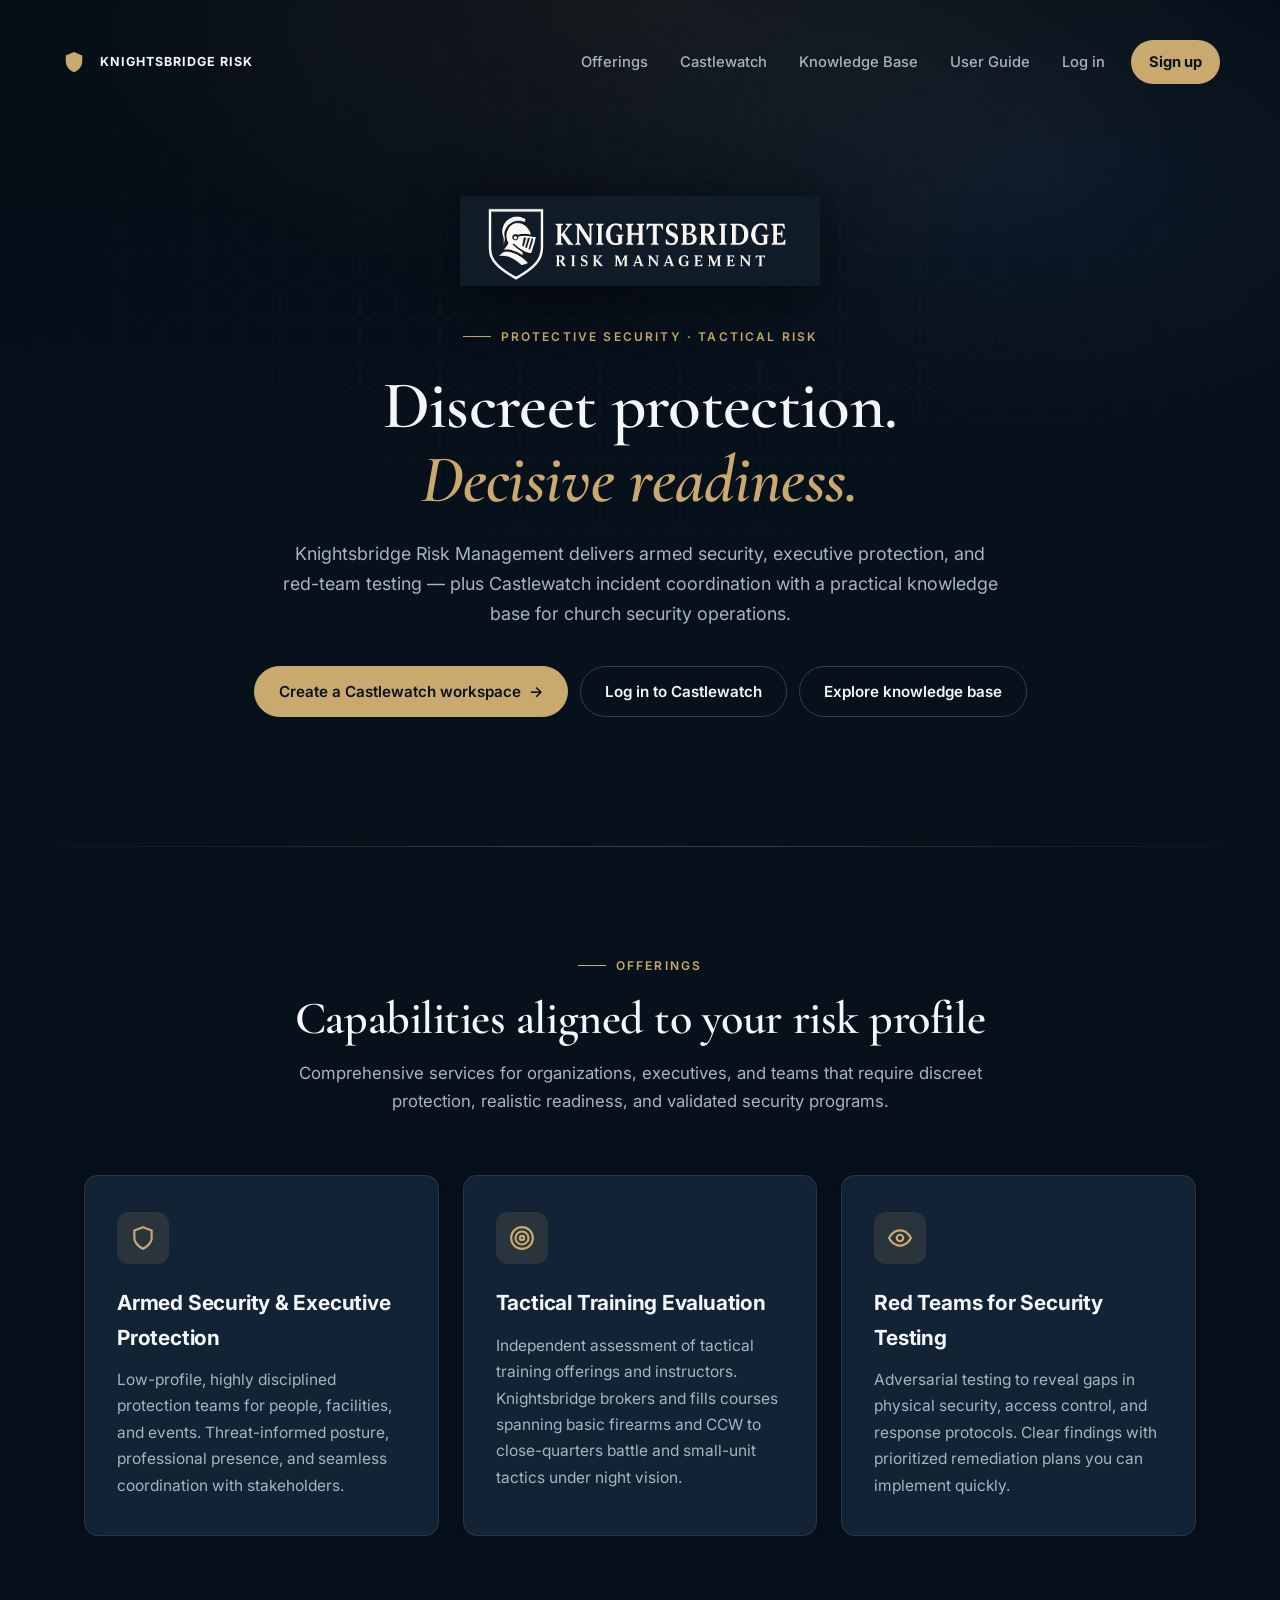
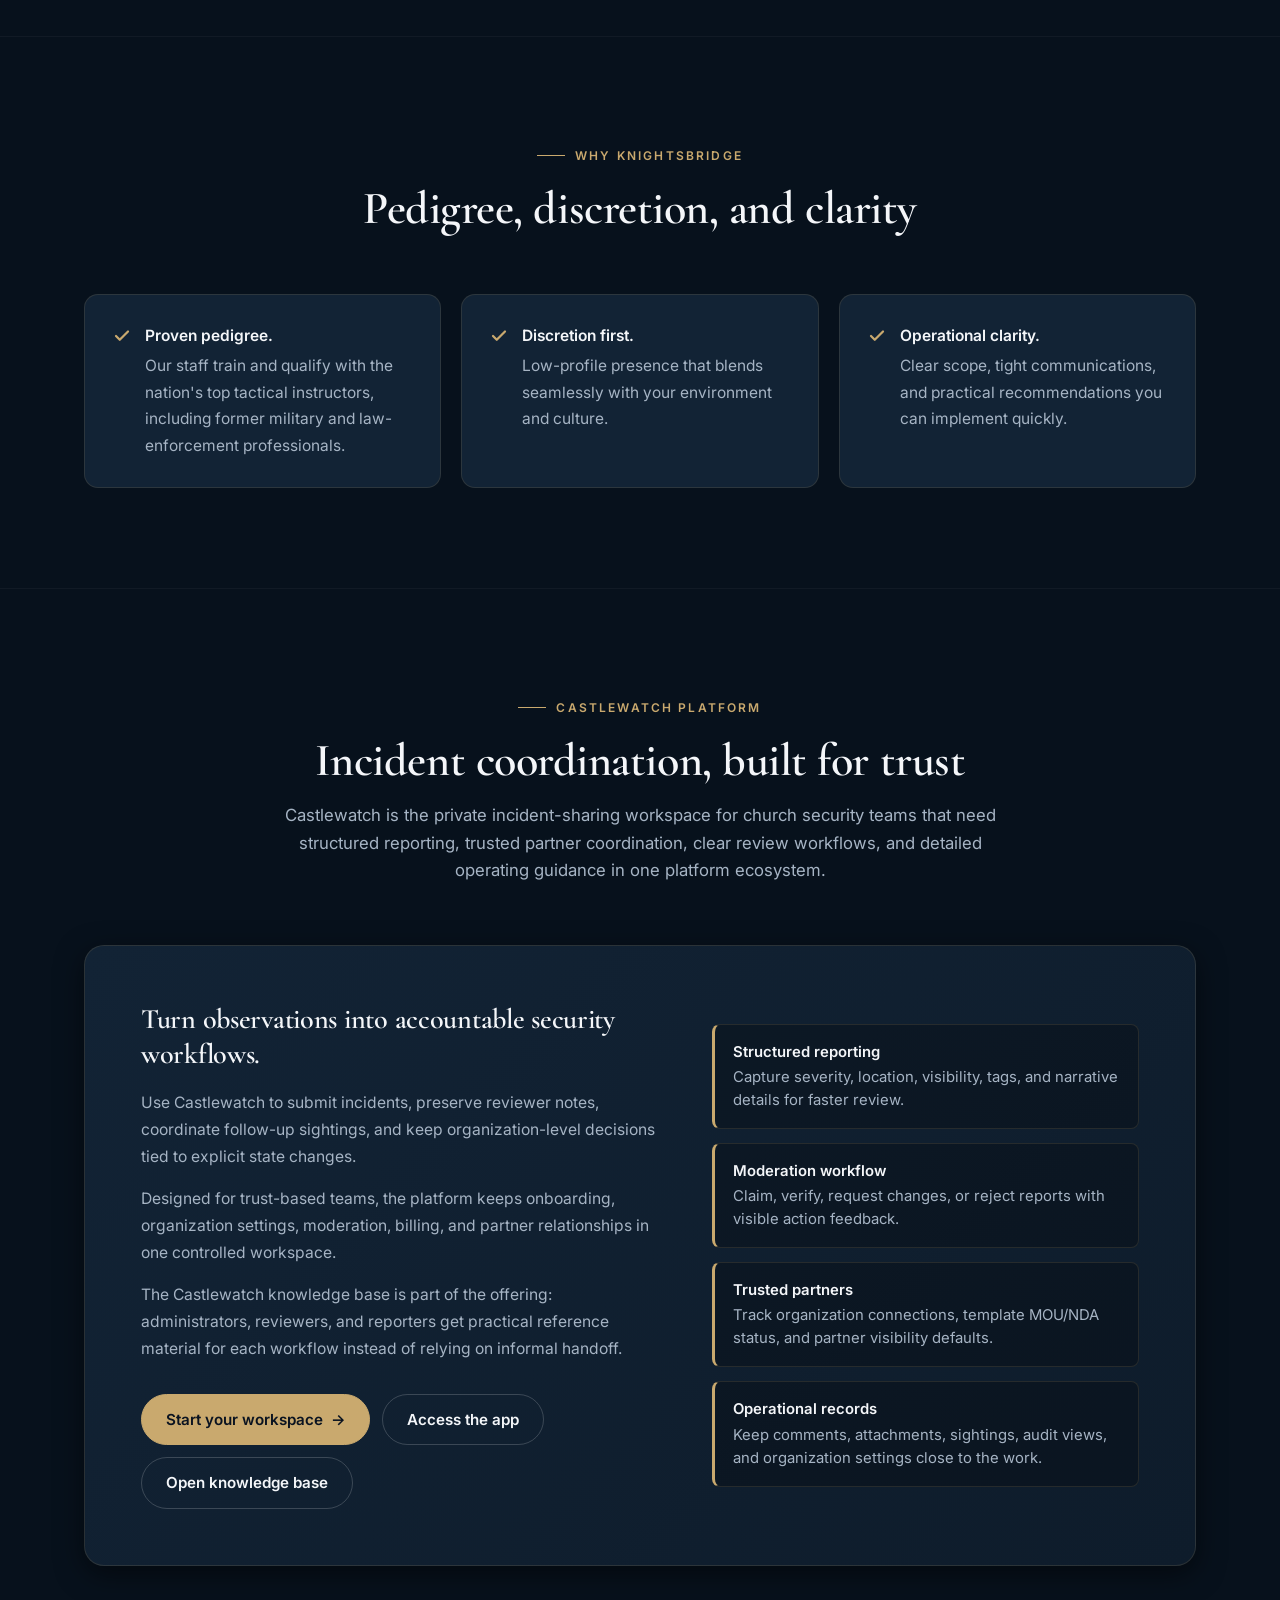
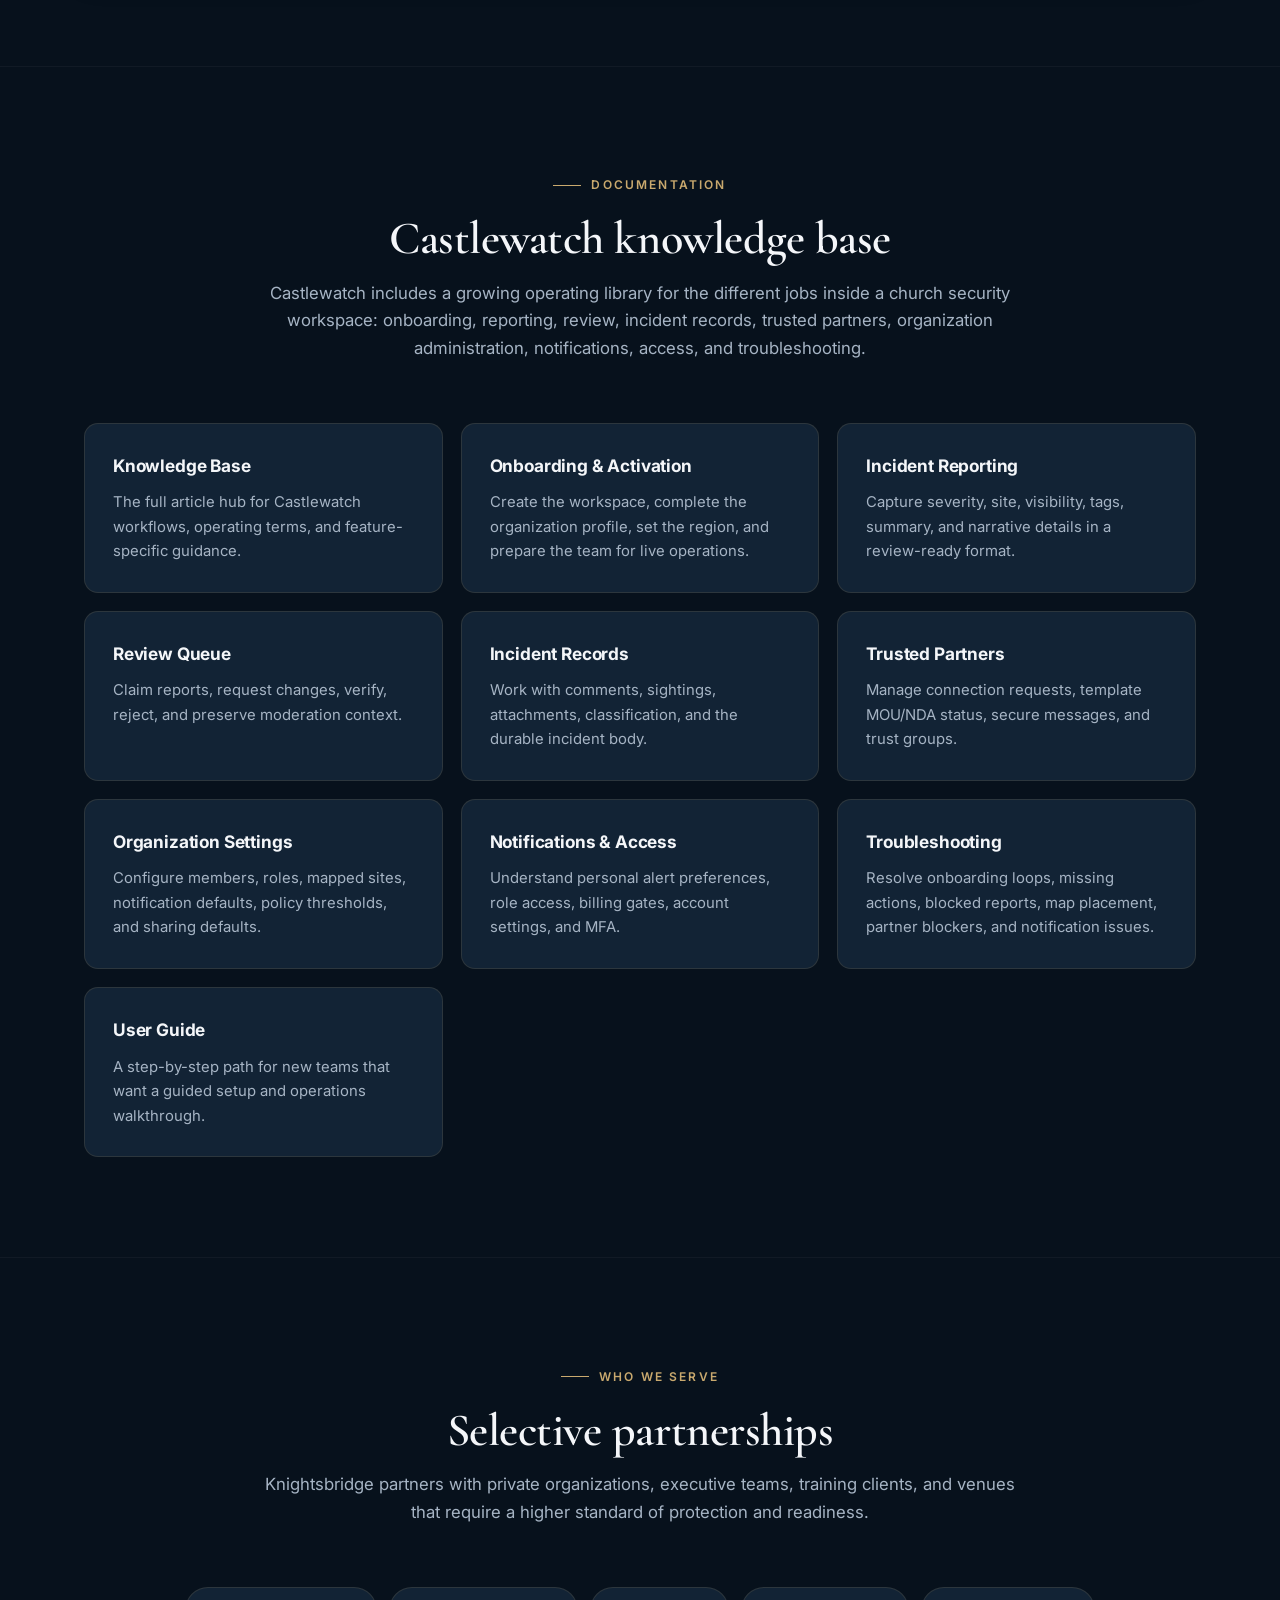
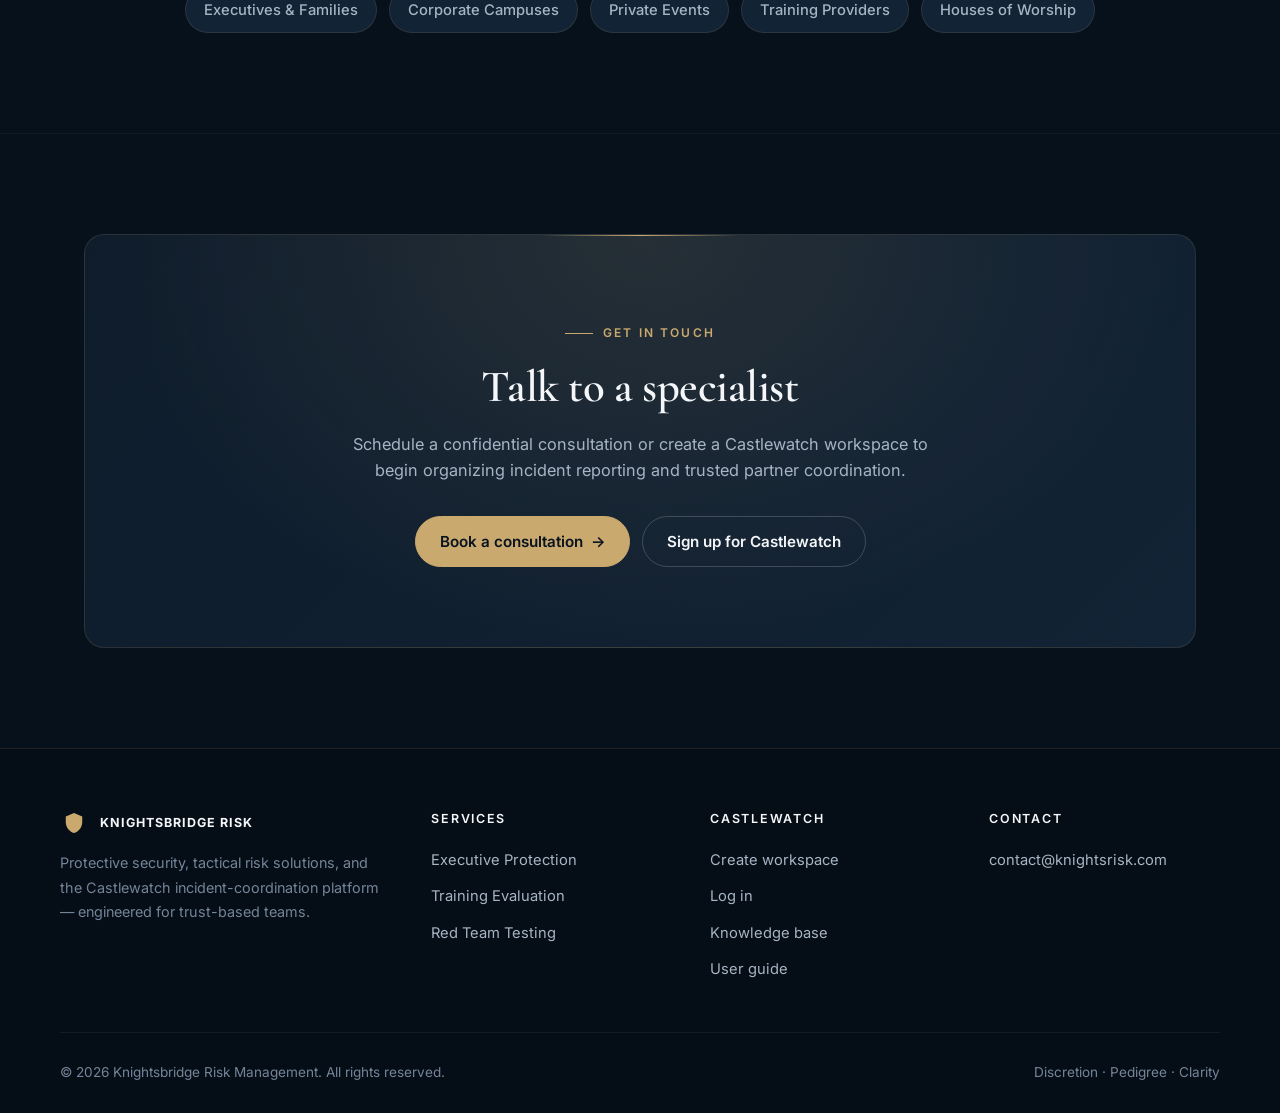
<file: index.html>
<!DOCTYPE html>
<html lang="en">
<head>
  <meta charset="UTF-8">
  <meta name="viewport" content="width=device-width, initial-scale=1.0">
  <title>Knightsbridge Risk Management</title>
  <meta name="description" content="Armed security, executive protection, tactical training evaluation, and red-team testing — plus Castlewatch incident coordination for trust-based security teams.">
  <link rel="canonical" href="https://knightsrisk.com/">
  <meta property="og:type" content="website">
  <meta property="og:url" content="https://knightsrisk.com/">
  <meta property="og:title" content="Knightsbridge Risk Management">
  <meta property="og:description" content="Discreet protection. Decisive readiness. Armed security, executive protection, red-team testing, and the Castlewatch incident-coordination platform.">
  <meta property="og:image" content="https://knightsrisk.com/assets/favicon-180.png">
  <meta property="og:site_name" content="Knightsbridge Risk Management">
  <meta name="twitter:card" content="summary">
  <meta name="twitter:title" content="Knightsbridge Risk Management">
  <meta name="twitter:description" content="Discreet protection. Decisive readiness. Armed security, executive protection, red-team testing, and the Castlewatch incident-coordination platform.">
  <meta name="twitter:image" content="https://knightsrisk.com/assets/favicon-180.png">
  <meta name="theme-color" content="#07111c">
  <link rel="icon" type="image/png" sizes="32x32" href="assets/favicon-32.png">
  <link rel="icon" type="image/png" sizes="16x16" href="assets/favicon-16.png">
  <link rel="apple-touch-icon" sizes="180x180" href="assets/favicon-180.png">
  <link rel="shortcut icon" href="assets/favicon.ico" type="image/x-icon">
  <link rel="preconnect" href="https://fonts.googleapis.com">
  <link rel="preconnect" href="https://fonts.gstatic.com" crossorigin>
  <link href="https://fonts.googleapis.com/css2?family=Inter:wght@400;500;600;700;800&family=Cormorant+Garamond:wght@500;600;700&display=swap" rel="stylesheet">
  <style>
    /* Design Tokens */
    :root {
      --bg: #07111c;
      --bg-elevated: #0e1c2b;
      --surface: #122335;
      --surface-2: #16293d;
      --border: rgba(201, 169, 110, 0.14);
      --border-strong: rgba(201, 169, 110, 0.32);
      --text: #f4f6f9;
      --text-muted: #a6b4c4;
      --text-dim: #748599;
      --accent: #c9a96e;
      --accent-bright: #e0c084;
      --accent-dim: rgba(201, 169, 110, 0.12);
      --danger: #e07a5f;
      --shadow-sm: 0 2px 8px rgba(0, 0, 0, 0.35);
      --shadow-md: 0 8px 28px rgba(0, 0, 0, 0.5);
      --shadow-lg: 0 20px 60px rgba(0, 0, 0, 0.55);
      --radius-sm: 8px;
      --radius-md: 14px;
      --radius-lg: 20px;
      --ease: cubic-bezier(0.22, 1, 0.36, 1);
    }

    /* Reset */
    *, *::before, *::after { box-sizing: border-box; margin: 0; padding: 0; }
    html { scroll-behavior: smooth; }
    body {
      font-family: 'Inter', -apple-system, BlinkMacSystemFont, 'Segoe UI', Roboto, sans-serif;
      background: var(--bg);
      color: var(--text);
      line-height: 1.65;
      font-weight: 400;
      -webkit-font-smoothing: antialiased;
      -moz-osx-font-smoothing: grayscale;
      overflow-x: hidden;
    }
    img { max-width: 100%; height: auto; display: block; }
    a { color: inherit; }

    /* Display type */
    .display {
      font-family: 'Cormorant Garamond', Georgia, serif;
      font-weight: 600;
      letter-spacing: -0.01em;
      line-height: 1.1;
    }
    .eyebrow {
      display: inline-flex;
      align-items: center;
      gap: 10px;
      font-size: 0.75rem;
      font-weight: 600;
      letter-spacing: 0.18em;
      text-transform: uppercase;
      color: var(--accent);
    }
    .eyebrow::before {
      content: "";
      width: 28px;
      height: 1px;
      background: var(--accent);
      display: inline-block;
    }

    /* Header / Hero */
    header {
      position: relative;
      padding: 28px 24px 110px;
      overflow: hidden;
      background:
        radial-gradient(ellipse 80% 60% at 50% 0%, rgba(201, 169, 110, 0.08), transparent 60%),
        radial-gradient(ellipse 60% 50% at 80% 20%, rgba(70, 110, 160, 0.12), transparent 65%),
        linear-gradient(180deg, #050d16 0%, #07111c 65%, var(--bg) 100%);
    }
    header::before {
      content: "";
      position: absolute;
      inset: 0;
      background-image:
        url("data:image/svg+xml,%3Csvg xmlns='http://www.w3.org/2000/svg' width='80' height='80' viewBox='0 0 80 80'%3E%3Cg fill='none' stroke='rgba(201,169,110,0.07)' stroke-width='1'%3E%3Cpath d='M20 2 L40 14 L40 38 L20 50 L0 38 L0 14 Z'/%3E%3Cpath d='M60 2 L80 14 L80 38 L60 50 L40 38 L40 14 Z'/%3E%3Cpath d='M20 38 L40 50 L40 74 L20 86 L0 74 L0 50 Z'/%3E%3Cpath d='M60 38 L80 50 L80 74 L60 86 L40 74 L40 50 Z'/%3E%3C/g%3E%3C/svg%3E");
      background-size: 80px 70px;
      opacity: 0.6;
      mask-image: radial-gradient(ellipse 70% 60% at 50% 40%, black 30%, transparent 80%);
      -webkit-mask-image: radial-gradient(ellipse 70% 60% at 50% 40%, black 30%, transparent 80%);
      z-index: 0;
      pointer-events: none;
    }
    header::after {
      content: "";
      position: absolute;
      left: 0;
      right: 0;
      bottom: 0;
      height: 1px;
      background: linear-gradient(90deg, transparent, var(--border-strong), transparent);
      z-index: 2;
    }

    .hero-wrap {
      position: relative;
      z-index: 3;
      max-width: 1160px;
      margin: 0 auto;
    }

    /* Navigation */
    .site-nav {
      display: flex;
      align-items: center;
      justify-content: space-between;
      gap: 16px;
      padding: 12px 0;
      margin-bottom: 80px;
    }
    .nav-brand {
      display: flex;
      align-items: center;
      gap: 12px;
      text-decoration: none;
      color: var(--text);
      font-weight: 700;
      letter-spacing: 0.08em;
      text-transform: uppercase;
      font-size: 0.78rem;
    }
    .nav-brand-mark {
      width: 28px;
      height: 28px;
      display: grid;
      place-items: center;
      color: var(--accent);
    }
    .nav-links {
      display: flex;
      align-items: center;
      gap: 4px;
      flex-wrap: wrap;
    }
    .nav-links a {
      color: var(--text-muted);
      text-decoration: none;
      font-weight: 500;
      font-size: 0.92rem;
      padding: 8px 14px;
      border-radius: 999px;
      transition: color 0.2s var(--ease), background 0.2s var(--ease);
    }
    .nav-links a:hover { color: var(--text); background: rgba(255, 255, 255, 0.04); }
    .nav-links .nav-cta {
      background: var(--accent);
      color: #0a1320;
      font-weight: 700;
      padding: 10px 18px;
      margin-left: 8px;
    }
    .nav-links .nav-cta:hover { background: var(--accent-bright); color: #0a1320; }

    @media (max-width: 820px) {
      .site-nav { flex-direction: column; align-items: stretch; gap: 18px; margin-bottom: 50px; }
      .nav-links { justify-content: center; }
      .nav-links .nav-cta { margin-left: 0; }
    }

    /* Hero content */
    .hero {
      text-align: center;
      max-width: 920px;
      margin: 0 auto;
      padding: 20px 0;
    }
    .hero-logo {
      width: clamp(180px, 32vw, 360px);
      margin: 0 auto 32px;
      filter: drop-shadow(0 8px 28px rgba(0, 0, 0, 0.6));
    }
    .hero-eyebrow {
      justify-content: center;
      margin-bottom: 22px;
    }
    .hero h1 {
      font-size: clamp(2.4rem, 5.5vw, 4.2rem);
      margin-bottom: 22px;
      color: var(--text);
    }
    .hero h1 .accent {
      color: var(--accent);
      font-style: italic;
    }
    .hero .subtitle {
      font-size: clamp(1rem, 1.4vw, 1.15rem);
      color: var(--text-muted);
      max-width: 720px;
      margin: 0 auto 36px;
      line-height: 1.7;
    }
    .hero-actions {
      display: flex;
      justify-content: center;
      flex-wrap: wrap;
      gap: 12px;
    }

    /* Buttons */
    .btn {
      display: inline-flex;
      align-items: center;
      justify-content: center;
      gap: 8px;
      min-height: 48px;
      padding: 12px 24px;
      border-radius: 999px;
      border: 1px solid transparent;
      font-family: inherit;
      font-weight: 600;
      font-size: 0.95rem;
      text-decoration: none;
      cursor: pointer;
      transition: all 0.2s var(--ease);
      white-space: nowrap;
    }
    .btn-primary {
      background: var(--accent);
      color: #0a1320;
      border-color: var(--accent);
    }
    .btn-primary:hover {
      background: var(--accent-bright);
      border-color: var(--accent-bright);
      transform: translateY(-1px);
      box-shadow: 0 10px 24px rgba(201, 169, 110, 0.25);
    }
    .btn-secondary {
      background: transparent;
      color: var(--text);
      border-color: rgba(255, 255, 255, 0.18);
    }
    .btn-secondary:hover {
      background: rgba(255, 255, 255, 0.06);
      border-color: rgba(255, 255, 255, 0.32);
      color: var(--text);
    }
    .btn .arrow {
      transition: transform 0.2s var(--ease);
    }
    .btn:hover .arrow { transform: translateX(3px); }

    /* Container & sections */
    .container {
      max-width: 1160px;
      margin: 0 auto;
      padding: 0 24px;
    }
    section {
      padding: 100px 0;
      position: relative;
    }
    section + section {
      border-top: 1px solid rgba(255, 255, 255, 0.04);
    }
    .section-head {
      text-align: center;
      max-width: 760px;
      margin: 0 auto 60px;
    }
    .section-head .eyebrow { justify-content: center; margin-bottom: 18px; }
    .section-head h2 {
      font-size: clamp(2rem, 3.6vw, 3rem);
      color: var(--text);
      margin-bottom: 16px;
    }
    .section-head p {
      color: var(--text-muted);
      font-size: 1.05rem;
    }

    /* Service cards */
    .services {
      display: grid;
      grid-template-columns: repeat(auto-fit, minmax(300px, 1fr));
      gap: 24px;
    }
    .service-card {
      position: relative;
      background: var(--surface);
      padding: 36px 32px;
      border-radius: var(--radius-md);
      border: 1px solid var(--border);
      box-shadow: var(--shadow-sm);
      transition: transform 0.3s var(--ease), border-color 0.3s var(--ease), box-shadow 0.3s var(--ease);
      overflow: hidden;
    }
    .service-card::before {
      content: "";
      position: absolute;
      top: 0;
      left: 0;
      right: 0;
      height: 2px;
      background: linear-gradient(90deg, transparent, var(--accent), transparent);
      opacity: 0;
      transition: opacity 0.3s var(--ease);
    }
    .service-card:hover {
      transform: translateY(-6px);
      border-color: var(--border-strong);
      box-shadow: var(--shadow-md);
    }
    .service-card:hover::before { opacity: 1; }
    .service-icon {
      width: 52px;
      height: 52px;
      display: grid;
      place-items: center;
      background: var(--accent-dim);
      border-radius: 12px;
      margin-bottom: 22px;
      color: var(--accent);
    }
    .service-card h3 {
      font-size: 1.3rem;
      font-weight: 700;
      margin-bottom: 12px;
      color: var(--text);
      letter-spacing: -0.01em;
    }
    .service-card p {
      color: var(--text-muted);
      font-size: 0.97rem;
      line-height: 1.7;
    }

    /* Why list */
    .why-list {
      list-style: none;
      display: grid;
      grid-template-columns: repeat(auto-fit, minmax(280px, 1fr));
      gap: 20px;
    }
    .why-list li {
      background: var(--surface);
      padding: 28px;
      border-radius: var(--radius-md);
      border: 1px solid var(--border);
      color: var(--text-muted);
      font-size: 0.97rem;
      line-height: 1.7;
      position: relative;
      padding-left: 60px;
      transition: border-color 0.3s var(--ease), transform 0.3s var(--ease);
    }
    .why-list li::before {
      content: "";
      position: absolute;
      left: 28px;
      top: 32px;
      width: 18px;
      height: 18px;
      background-image: url("data:image/svg+xml,%3Csvg xmlns='http://www.w3.org/2000/svg' viewBox='0 0 24 24' fill='none' stroke='%23c9a96e' stroke-width='3' stroke-linecap='round' stroke-linejoin='round'%3E%3Cpolyline points='20 6 9 17 4 12'/%3E%3C/svg%3E");
      background-size: contain;
      background-repeat: no-repeat;
    }
    .why-list li:hover { border-color: var(--border-strong); transform: translateY(-3px); }
    .why-list li strong { color: var(--text); display: block; margin-bottom: 4px; font-weight: 600; }

    /* Castlewatch panel */
    .platform-panel {
      display: grid;
      gap: 48px;
      align-items: center;
      grid-template-columns: minmax(0, 1.1fr) minmax(280px, 0.9fr);
      background: linear-gradient(135deg, var(--surface) 0%, var(--bg-elevated) 100%);
      padding: 56px;
      border-radius: var(--radius-lg);
      border: 1px solid var(--border);
      box-shadow: var(--shadow-md);
      position: relative;
      overflow: hidden;
    }
    .platform-panel::before {
      content: "";
      position: absolute;
      top: -1px;
      left: 0;
      right: 0;
      height: 1px;
      background: linear-gradient(90deg, transparent, var(--accent), transparent);
      opacity: 0.5;
    }
    .platform-panel h3 {
      color: var(--text);
      font-size: clamp(1.5rem, 2.2vw, 1.85rem);
      margin-bottom: 18px;
      letter-spacing: -0.01em;
      line-height: 1.25;
    }
    .platform-panel p {
      color: var(--text-muted);
      margin-bottom: 16px;
      font-size: 0.98rem;
      line-height: 1.7;
    }
    .platform-panel .cta-actions { margin-top: 32px; display: flex; flex-wrap: wrap; gap: 12px; }
    .platform-list {
      list-style: none;
      display: grid;
      gap: 14px;
    }
    .platform-list li {
      background: rgba(0, 0, 0, 0.25);
      border: 1px solid var(--border);
      border-left: 3px solid var(--accent);
      border-radius: var(--radius-sm);
      color: var(--text-muted);
      padding: 16px 18px;
      font-size: 0.93rem;
      line-height: 1.55;
      transition: background 0.3s var(--ease), transform 0.3s var(--ease);
    }
    .platform-list li:hover { background: rgba(0, 0, 0, 0.4); transform: translateX(4px); }
    .platform-list li strong { color: var(--text); display: block; margin-bottom: 2px; font-weight: 600; }
    @media (max-width: 900px) {
      .platform-panel { grid-template-columns: 1fr; padding: 36px 28px; }
    }

    /* Documentation links */
    .doc-links {
      display: grid;
      gap: 18px;
      grid-template-columns: repeat(auto-fit, minmax(280px, 1fr));
    }
    .doc-link {
      display: block;
      background: var(--surface);
      border: 1px solid var(--border);
      border-radius: var(--radius-md);
      padding: 28px;
      color: var(--text-muted);
      text-decoration: none;
      transition: transform 0.3s var(--ease), border-color 0.3s var(--ease), background 0.3s var(--ease);
      position: relative;
      font-size: 0.93rem;
      line-height: 1.65;
    }
    .doc-link::after {
      content: "→";
      position: absolute;
      top: 28px;
      right: 28px;
      color: var(--accent);
      opacity: 0;
      transition: opacity 0.3s var(--ease), transform 0.3s var(--ease);
      font-size: 1.2rem;
      font-weight: 600;
    }
    .doc-link:hover {
      transform: translateY(-4px);
      border-color: var(--border-strong);
      background: var(--surface-2);
    }
    .doc-link:hover::after { opacity: 1; transform: translateX(4px); }
    .doc-link strong {
      display: block;
      margin-bottom: 10px;
      color: var(--text);
      font-size: 1.08rem;
      font-weight: 700;
      letter-spacing: -0.01em;
      padding-right: 24px;
    }

    /* Clients pills */
    .pill-list {
      display: flex;
      flex-wrap: wrap;
      gap: 12px;
      justify-content: center;
    }
    .pill {
      background: var(--surface);
      color: var(--text-muted);
      border: 1px solid var(--border);
      padding: 10px 18px;
      border-radius: 999px;
      font-size: 0.92rem;
      font-weight: 500;
      transition: all 0.2s var(--ease);
    }
    .pill:hover {
      border-color: var(--border-strong);
      color: var(--text);
      background: var(--surface-2);
    }

    /* CTA block */
    .cta-block {
      background:
        radial-gradient(ellipse at top, rgba(201, 169, 110, 0.12), transparent 70%),
        linear-gradient(135deg, var(--bg-elevated), var(--surface));
      padding: 80px 40px;
      text-align: center;
      border-radius: var(--radius-lg);
      border: 1px solid var(--border);
      position: relative;
      overflow: hidden;
    }
    .cta-block::before {
      content: "";
      position: absolute;
      top: 0;
      left: 50%;
      transform: translateX(-50%);
      width: 200px;
      height: 1px;
      background: linear-gradient(90deg, transparent, var(--accent), transparent);
    }
    .cta-block .eyebrow { justify-content: center; margin-bottom: 20px; }
    .cta-block h2 {
      font-size: clamp(2rem, 3.6vw, 2.8rem);
      margin-bottom: 18px;
      color: var(--text);
    }
    .cta-block p {
      color: var(--text-muted);
      margin-bottom: 32px;
      max-width: 580px;
      margin-left: auto;
      margin-right: auto;
      font-size: 1.02rem;
    }
    .cta-block .cta-actions { justify-content: center; display: flex; flex-wrap: wrap; gap: 12px; }

    /* Footer */
    footer {
      background: #050d16;
      border-top: 1px solid var(--border);
      padding: 60px 24px 30px;
      margin-top: 0;
    }
    .footer-inner {
      max-width: 1160px;
      margin: 0 auto;
      display: grid;
      grid-template-columns: 1.4fr 1fr 1fr 1fr;
      gap: 48px;
      margin-bottom: 40px;
    }
    .footer-brand {
      display: flex;
      align-items: center;
      gap: 12px;
      color: var(--text);
      font-weight: 700;
      letter-spacing: 0.08em;
      text-transform: uppercase;
      font-size: 0.78rem;
      margin-bottom: 14px;
    }
    .footer-brand-mark {
      width: 28px;
      height: 28px;
      color: var(--accent);
      display: grid;
      place-items: center;
    }
    .footer-col p {
      color: var(--text-dim);
      font-size: 0.9rem;
      line-height: 1.7;
      max-width: 320px;
    }
    .footer-col h4 {
      color: var(--text);
      font-size: 0.78rem;
      letter-spacing: 0.14em;
      text-transform: uppercase;
      font-weight: 600;
      margin-bottom: 16px;
    }
    .footer-col ul { list-style: none; }
    .footer-col ul li { margin-bottom: 10px; }
    .footer-col a {
      color: var(--text-muted);
      text-decoration: none;
      font-size: 0.92rem;
      transition: color 0.2s var(--ease);
    }
    .footer-col a:hover { color: var(--accent); }
    .footer-bottom {
      max-width: 1160px;
      margin: 0 auto;
      padding-top: 28px;
      border-top: 1px solid rgba(255, 255, 255, 0.06);
      display: flex;
      justify-content: space-between;
      align-items: center;
      flex-wrap: wrap;
      gap: 14px;
      color: var(--text-dim);
      font-size: 0.85rem;
    }
    @media (max-width: 820px) {
      .footer-inner { grid-template-columns: 1fr 1fr; gap: 32px; }
    }
    @media (max-width: 520px) {
      .footer-inner { grid-template-columns: 1fr; }
      .footer-bottom { justify-content: center; text-align: center; }
    }

    /* Reduce motion */
    @media (prefers-reduced-motion: reduce) {
      *, *::before, *::after {
        animation-duration: 0.01ms !important;
        transition-duration: 0.01ms !important;
      }
    }

    /* Mobile tightening */
    @media (max-width: 640px) {
      section { padding: 70px 0; }
      header { padding: 22px 20px 70px; }
      .platform-panel { padding: 32px 22px; }
      .cta-block { padding: 56px 24px; }
    }
  </style>
</head>
<body>
  <!-- Hero Section -->
  <header>
    <div class="hero-wrap">
      <nav class="site-nav" aria-label="Primary navigation">
        <a class="nav-brand" href="/">
          <span class="nav-brand-mark" aria-hidden="true">
            <svg width="22" height="22" viewBox="0 0 24 24" fill="currentColor"><path d="M12 1L3 5v6c0 5.55 3.84 10.74 9 12 5.16-1.26 9-6.45 9-12V5l-9-4z"/></svg>
          </span>
          <span>Knightsbridge Risk</span>
        </a>
        <div class="nav-links">
          <a href="#capabilities">Offerings</a>
          <a href="#castlewatch">Castlewatch</a>
          <a href="knowledge-base/">Knowledge Base</a>
          <a href="user-guide/">User Guide</a>
          <a href="https://castlewatch.onrender.com/login">Log in</a>
          <a class="nav-cta" href="https://castlewatch.onrender.com/signup">Sign up</a>
        </div>
      </nav>

      <div class="hero">
        <img class="hero-logo" src="logo-trim.png" alt="Knightsbridge Risk Management logo" loading="eager">
        <span class="eyebrow hero-eyebrow">Protective Security &middot; Tactical Risk</span>
        <h1 class="display">Discreet protection.<br><span class="accent">Decisive readiness.</span></h1>
        <p class="subtitle">Knightsbridge Risk Management delivers armed security, executive protection, and red-team testing — plus Castlewatch incident coordination with a practical knowledge base for church security operations.</p>
        <div class="hero-actions" aria-label="Castlewatch application links">
          <a class="btn btn-primary" href="https://castlewatch.onrender.com/signup">
            Create a Castlewatch workspace <span class="arrow">→</span>
          </a>
          <a class="btn btn-secondary" href="https://castlewatch.onrender.com/login">Log in to Castlewatch</a>
          <a class="btn btn-secondary" href="knowledge-base/">Explore knowledge base</a>
        </div>
      </div>
    </div>
  </header>

  <!-- Offerings Section -->
  <section id="capabilities">
    <div class="container">
      <div class="section-head">
        <span class="eyebrow">Offerings</span>
        <h2 class="display">Capabilities aligned to your risk profile</h2>
        <p>Comprehensive services for organizations, executives, and teams that require discreet protection, realistic readiness, and validated security programs.</p>
      </div>
      <div class="services">
        <article class="service-card">
          <div class="service-icon" aria-hidden="true">
            <svg width="26" height="26" viewBox="0 0 24 24" fill="none" stroke="currentColor" stroke-width="2" stroke-linecap="round" stroke-linejoin="round"><path d="M12 22s8-4 8-10V5l-8-3-8 3v7c0 6 8 10 8 10z"/></svg>
          </div>
          <h3>Armed Security &amp; Executive Protection</h3>
          <p>Low-profile, highly disciplined protection teams for people, facilities, and events. Threat-informed posture, professional presence, and seamless coordination with stakeholders.</p>
        </article>
        <article class="service-card">
          <div class="service-icon" aria-hidden="true">
            <svg width="26" height="26" viewBox="0 0 24 24" fill="none" stroke="currentColor" stroke-width="2" stroke-linecap="round" stroke-linejoin="round"><circle cx="12" cy="12" r="10"/><circle cx="12" cy="12" r="6"/><circle cx="12" cy="12" r="2"/></svg>
          </div>
          <h3>Tactical Training Evaluation</h3>
          <p>Independent assessment of tactical training offerings and instructors. Knightsbridge brokers and fills courses spanning basic firearms and CCW to close-quarters battle and small-unit tactics under night vision.</p>
        </article>
        <article class="service-card">
          <div class="service-icon" aria-hidden="true">
            <svg width="26" height="26" viewBox="0 0 24 24" fill="none" stroke="currentColor" stroke-width="2" stroke-linecap="round" stroke-linejoin="round"><path d="M2 12s3-7 10-7 10 7 10 7-3 7-10 7-10-7-10-7z"/><circle cx="12" cy="12" r="3"/></svg>
          </div>
          <h3>Red Teams for Security Testing</h3>
          <p>Adversarial testing to reveal gaps in physical security, access control, and response protocols. Clear findings with prioritized remediation plans you can implement quickly.</p>
        </article>
      </div>
    </div>
  </section>

  <!-- Why Knightsbridge Section -->
  <section id="why">
    <div class="container">
      <div class="section-head">
        <span class="eyebrow">Why Knightsbridge</span>
        <h2 class="display">Pedigree, discretion, and clarity</h2>
      </div>
      <ul class="why-list">
        <li>
          <strong>Proven pedigree.</strong>
          Our staff train and qualify with the nation's top tactical instructors, including former military and law-enforcement professionals.
        </li>
        <li>
          <strong>Discretion first.</strong>
          Low-profile presence that blends seamlessly with your environment and culture.
        </li>
        <li>
          <strong>Operational clarity.</strong>
          Clear scope, tight communications, and practical recommendations you can implement quickly.
        </li>
      </ul>
    </div>
  </section>

  <!-- Castlewatch Platform Section -->
  <section id="castlewatch">
    <div class="container">
      <div class="section-head">
        <span class="eyebrow">Castlewatch Platform</span>
        <h2 class="display">Incident coordination, built for trust</h2>
        <p>Castlewatch is the private incident-sharing workspace for church security teams that need structured reporting, trusted partner coordination, clear review workflows, and detailed operating guidance in one platform ecosystem.</p>
      </div>
      <div class="platform-panel">
        <div>
          <h3 class="display">Turn observations into accountable security workflows.</h3>
          <p>Use Castlewatch to submit incidents, preserve reviewer notes, coordinate follow-up sightings, and keep organization-level decisions tied to explicit state changes.</p>
          <p>Designed for trust-based teams, the platform keeps onboarding, organization settings, moderation, billing, and partner relationships in one controlled workspace.</p>
          <p>The Castlewatch knowledge base is part of the offering: administrators, reviewers, and reporters get practical reference material for each workflow instead of relying on informal handoff.</p>
          <div class="cta-actions">
            <a class="btn btn-primary" href="https://castlewatch.onrender.com/signup">Start your workspace <span class="arrow">→</span></a>
            <a class="btn btn-secondary" href="https://castlewatch.onrender.com/login">Access the app</a>
            <a class="btn btn-secondary" href="knowledge-base/">Open knowledge base</a>
          </div>
        </div>
        <ul class="platform-list">
          <li><strong>Structured reporting</strong>Capture severity, location, visibility, tags, and narrative details for faster review.</li>
          <li><strong>Moderation workflow</strong>Claim, verify, request changes, or reject reports with visible action feedback.</li>
          <li><strong>Trusted partners</strong>Track organization connections, template MOU/NDA status, and partner visibility defaults.</li>
          <li><strong>Operational records</strong>Keep comments, attachments, sightings, audit views, and organization settings close to the work.</li>
        </ul>
      </div>
    </div>
  </section>

  <!-- Documentation Section -->
  <section id="resources">
    <div class="container">
      <div class="section-head">
        <span class="eyebrow">Documentation</span>
        <h2 class="display">Castlewatch knowledge base</h2>
        <p>Castlewatch includes a growing operating library for the different jobs inside a church security workspace: onboarding, reporting, review, incident records, trusted partners, organization administration, notifications, access, and troubleshooting.</p>
      </div>
      <div class="doc-links">
        <a class="doc-link" href="knowledge-base/">
          <strong>Knowledge Base</strong>
          The full article hub for Castlewatch workflows, operating terms, and feature-specific guidance.
        </a>
        <a class="doc-link" href="knowledge-base/onboarding/">
          <strong>Onboarding &amp; Activation</strong>
          Create the workspace, complete the organization profile, set the region, and prepare the team for live operations.
        </a>
        <a class="doc-link" href="knowledge-base/incident-reporting/">
          <strong>Incident Reporting</strong>
          Capture severity, site, visibility, tags, summary, and narrative details in a review-ready format.
        </a>
        <a class="doc-link" href="knowledge-base/review-workflow/">
          <strong>Review Queue</strong>
          Claim reports, request changes, verify, reject, and preserve moderation context.
        </a>
        <a class="doc-link" href="knowledge-base/incident-records/">
          <strong>Incident Records</strong>
          Work with comments, sightings, attachments, classification, and the durable incident body.
        </a>
        <a class="doc-link" href="knowledge-base/trusted-partners/">
          <strong>Trusted Partners</strong>
          Manage connection requests, template MOU/NDA status, secure messages, and trust groups.
        </a>
        <a class="doc-link" href="knowledge-base/organization-settings/">
          <strong>Organization Settings</strong>
          Configure members, roles, mapped sites, notification defaults, policy thresholds, and sharing defaults.
        </a>
        <a class="doc-link" href="knowledge-base/notifications-access/">
          <strong>Notifications &amp; Access</strong>
          Understand personal alert preferences, role access, billing gates, account settings, and MFA.
        </a>
        <a class="doc-link" href="knowledge-base/troubleshooting/">
          <strong>Troubleshooting</strong>
          Resolve onboarding loops, missing actions, blocked reports, map placement, partner blockers, and notification issues.
        </a>
        <a class="doc-link" href="user-guide/">
          <strong>User Guide</strong>
          A step-by-step path for new teams that want a guided setup and operations walkthrough.
        </a>
      </div>
    </div>
  </section>

  <!-- Who We Serve Section -->
  <section id="clients">
    <div class="container">
      <div class="section-head">
        <span class="eyebrow">Who We Serve</span>
        <h2 class="display">Selective partnerships</h2>
        <p>Knightsbridge partners with private organizations, executive teams, training clients, and venues that require a higher standard of protection and readiness.</p>
      </div>
      <div class="pill-list">
        <span class="pill">Executives &amp; Families</span>
        <span class="pill">Corporate Campuses</span>
        <span class="pill">Private Events</span>
        <span class="pill">Training Providers</span>
        <span class="pill">Houses of Worship</span>
      </div>
    </div>
  </section>

  <!-- CTA Section -->
  <section>
    <div class="container">
      <div class="cta-block">
        <span class="eyebrow">Get in touch</span>
        <h2 class="display">Talk to a specialist</h2>
        <p>Schedule a confidential consultation or create a Castlewatch workspace to begin organizing incident reporting and trusted partner coordination.</p>
        <div class="cta-actions">
          <a class="btn btn-primary" href="mailto:contact@knightsrisk.com">Book a consultation <span class="arrow">→</span></a>
          <a class="btn btn-secondary" href="https://castlewatch.onrender.com/signup">Sign up for Castlewatch</a>
        </div>
      </div>
    </div>
  </section>

  <!-- Footer -->
  <footer>
    <div class="footer-inner">
      <div class="footer-col">
        <div class="footer-brand">
          <span class="footer-brand-mark" aria-hidden="true">
            <svg width="22" height="22" viewBox="0 0 24 24" fill="currentColor"><path d="M12 1L3 5v6c0 5.55 3.84 10.74 9 12 5.16-1.26 9-6.45 9-12V5l-9-4z"/></svg>
          </span>
          <span>Knightsbridge Risk</span>
        </div>
        <p>Protective security, tactical risk solutions, and the Castlewatch incident-coordination platform — engineered for trust-based teams.</p>
      </div>
      <div class="footer-col">
        <h4>Services</h4>
        <ul>
          <li><a href="#capabilities">Executive Protection</a></li>
          <li><a href="#capabilities">Training Evaluation</a></li>
          <li><a href="#capabilities">Red Team Testing</a></li>
        </ul>
      </div>
      <div class="footer-col">
        <h4>Castlewatch</h4>
        <ul>
          <li><a href="https://castlewatch.onrender.com/signup">Create workspace</a></li>
          <li><a href="https://castlewatch.onrender.com/login">Log in</a></li>
          <li><a href="knowledge-base/">Knowledge base</a></li>
          <li><a href="user-guide/">User guide</a></li>
        </ul>
      </div>
      <div class="footer-col">
        <h4>Contact</h4>
        <ul>
          <li><a href="mailto:contact@knightsrisk.com">contact@knightsrisk.com</a></li>
        </ul>
      </div>
    </div>
    <div class="footer-bottom">
      <span>&copy; 2026 Knightsbridge Risk Management. All rights reserved.</span>
      <span>Discretion &middot; Pedigree &middot; Clarity</span>
    </div>
  </footer>
</body>
</html>
</file>
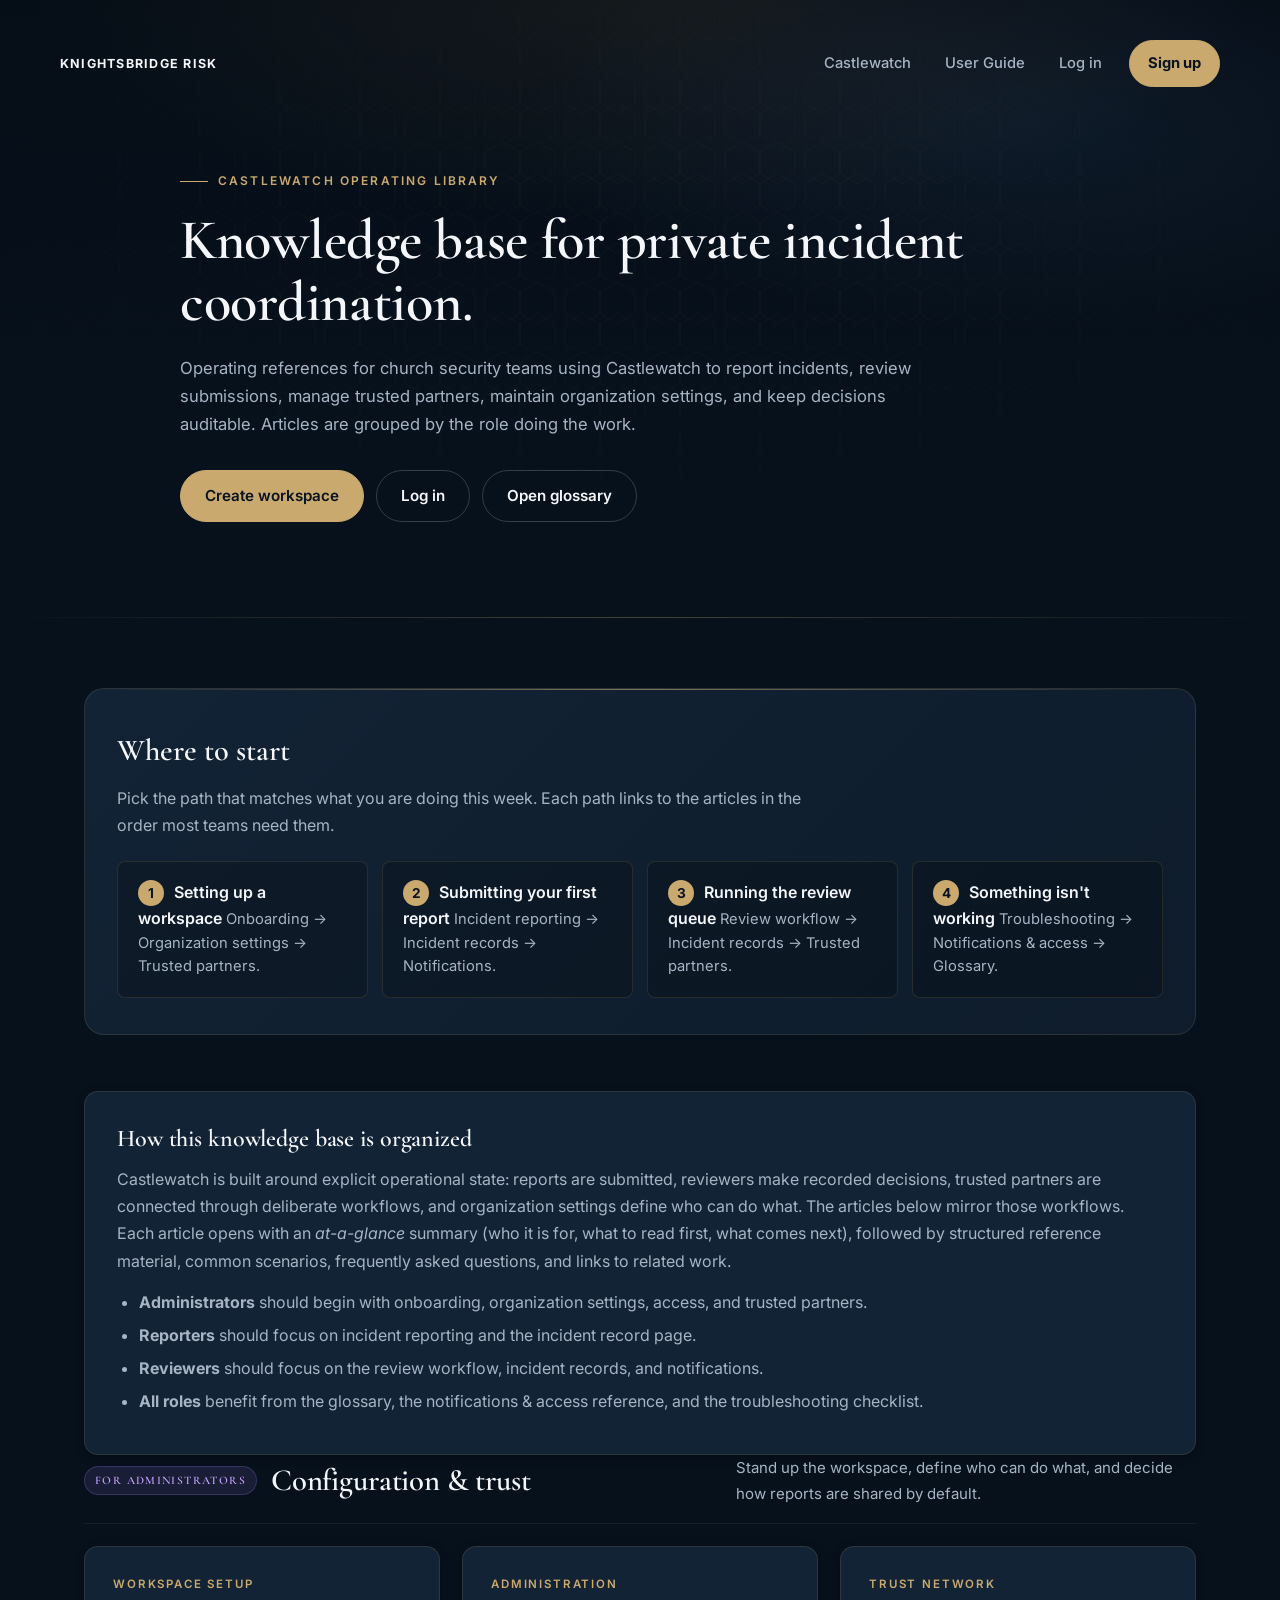
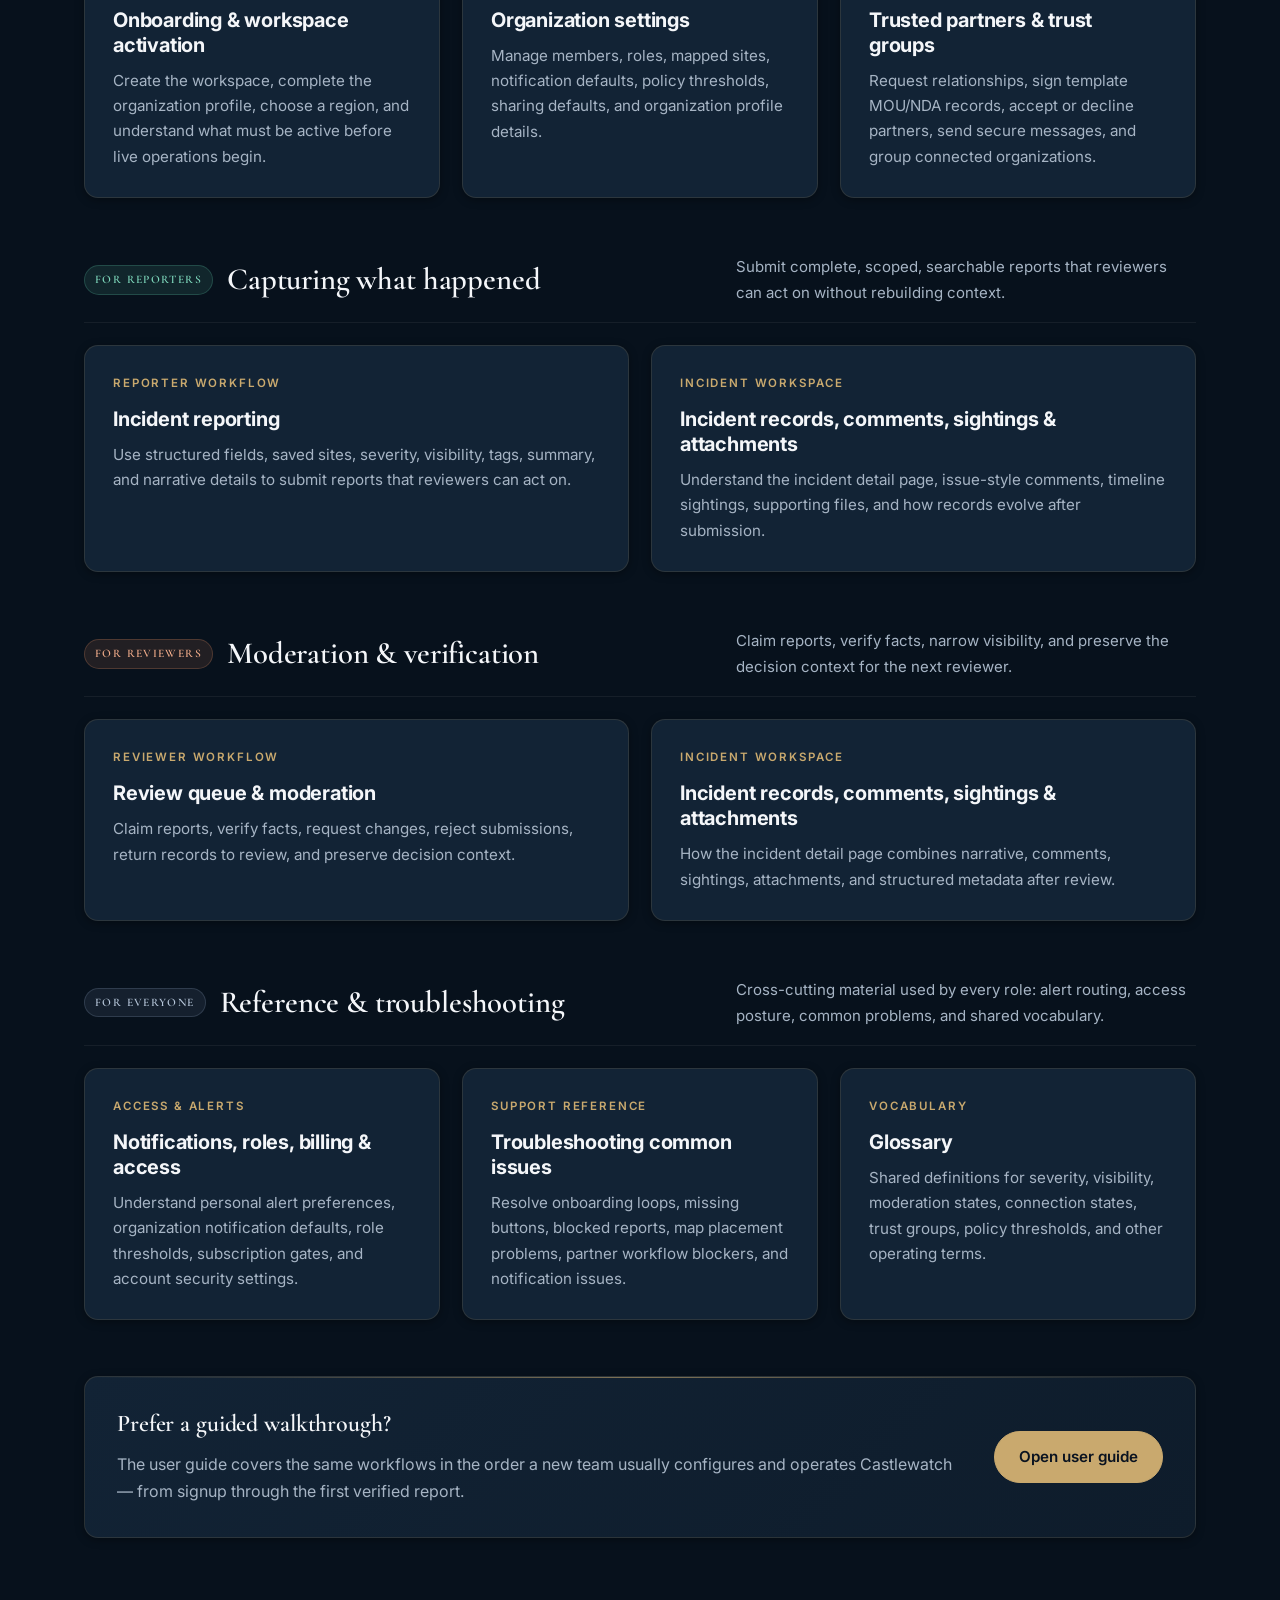
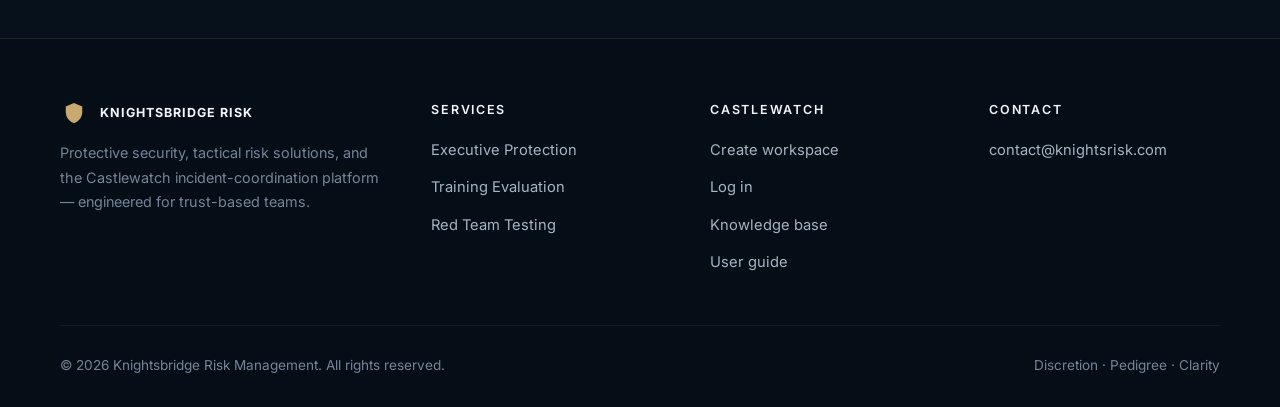
<file: knowledge-base/index.html>
<!DOCTYPE html>
<html lang="en">
<head>
  <meta charset="UTF-8">
  <meta name="viewport" content="width=device-width, initial-scale=1.0">
  <title>Castlewatch Knowledge Base | Knightsbridge Risk Management</title>
  <meta name="description" content="Operating library for Castlewatch incident coordination — organized by role for administrators, reporters, and reviewers, with reference material covering trusted partners, organization settings, notifications, access, and troubleshooting.">
  <link rel="canonical" href="https://knightsrisk.com/knowledge-base/">
  <meta property="og:type" content="website">
  <meta property="og:url" content="https://knightsrisk.com/knowledge-base/">
  <meta property="og:title" content="Castlewatch Knowledge Base">
  <meta property="og:description" content="Role-based operating library for Castlewatch — onboarding, reporting, review, trusted partners, settings, and troubleshooting.">
  <meta property="og:image" content="https://knightsrisk.com/assets/favicon-180.png">
  <meta property="og:site_name" content="Knightsbridge Risk Management">
  <meta name="twitter:card" content="summary">
  <meta name="twitter:title" content="Castlewatch Knowledge Base">
  <meta name="twitter:description" content="Role-based operating library for Castlewatch — onboarding, reporting, review, trusted partners, settings, and troubleshooting.">
  <meta name="twitter:image" content="https://knightsrisk.com/assets/favicon-180.png">
  <meta name="theme-color" content="#07111c">
  <link rel="icon" type="image/png" sizes="32x32" href="../assets/favicon-32.png">
  <link rel="icon" type="image/png" sizes="16x16" href="../assets/favicon-16.png">
  <link rel="apple-touch-icon" sizes="180x180" href="../assets/favicon-180.png">
  <link rel="shortcut icon" href="../assets/favicon.ico" type="image/x-icon">
  <link rel="stylesheet" href="styles.css">
</head>
<body>
  <header>
    <nav class="nav" aria-label="Primary navigation">
      <a class="nav-brand" href="../">Knightsbridge Risk</a>
      <div class="nav-links">
        <a href="../#castlewatch">Castlewatch</a>
        <a href="../user-guide/">User Guide</a>
        <a href="https://castlewatch.onrender.com/login">Log in</a>
        <a class="primary" href="https://castlewatch.onrender.com/signup">Sign up</a>
      </div>
    </nav>
    <section class="hero">
      <p class="eyebrow">Castlewatch operating library</p>
      <h1>Knowledge base for private incident coordination.</h1>
      <p class="lead">Operating references for church security teams using Castlewatch to report incidents, review submissions, manage trusted partners, maintain organization settings, and keep decisions auditable. Articles are grouped by the role doing the work.</p>
      <div class="actions">
        <a class="button" href="https://castlewatch.onrender.com/signup">Create workspace</a>
        <a class="button secondary" href="https://castlewatch.onrender.com/login">Log in</a>
        <a class="button secondary" href="glossary/">Open glossary</a>
      </div>
    </section>
  </header>

  <main>
    <!-- Quick start paths -->
    <section class="quickstart" aria-label="Recommended quick-start paths">
      <h2>Where to start</h2>
      <p>Pick the path that matches what you are doing this week. Each path links to the articles in the order most teams need them.</p>
      <div class="quickstart-paths">
        <a class="quickstart-path" href="onboarding/">
          <strong><span class="step">1</span>Setting up a workspace</strong>
          Onboarding &rarr; Organization settings &rarr; Trusted partners.
        </a>
        <a class="quickstart-path" href="incident-reporting/">
          <strong><span class="step">2</span>Submitting your first report</strong>
          Incident reporting &rarr; Incident records &rarr; Notifications.
        </a>
        <a class="quickstart-path" href="review-workflow/">
          <strong><span class="step">3</span>Running the review queue</strong>
          Review workflow &rarr; Incident records &rarr; Trusted partners.
        </a>
        <a class="quickstart-path" href="troubleshooting/">
          <strong><span class="step">4</span>Something isn't working</strong>
          Troubleshooting &rarr; Notifications &amp; access &rarr; Glossary.
        </a>
      </div>
    </section>

    <!-- How to use -->
    <section class="panel">
      <h2>How this knowledge base is organized</h2>
      <p>Castlewatch is built around explicit operational state: reports are submitted, reviewers make recorded decisions, trusted partners are connected through deliberate workflows, and organization settings define who can do what. The articles below mirror those workflows. Each article opens with an <em>at-a-glance</em> summary (who it is for, what to read first, what comes next), followed by structured reference material, common scenarios, frequently asked questions, and links to related work.</p>
      <ul>
        <li><strong>Administrators</strong> should begin with onboarding, organization settings, access, and trusted partners.</li>
        <li><strong>Reporters</strong> should focus on incident reporting and the incident record page.</li>
        <li><strong>Reviewers</strong> should focus on the review workflow, incident records, and notifications.</li>
        <li><strong>All roles</strong> benefit from the glossary, the notifications &amp; access reference, and the troubleshooting checklist.</li>
      </ul>
    </section>

    <!-- Administrators hub -->
    <section class="role-hub" id="administrators" aria-labelledby="hub-admin">
      <div class="role-hub-header">
        <h2 id="hub-admin"><span class="role-tag admin">For Administrators</span> Configuration &amp; trust</h2>
        <p>Stand up the workspace, define who can do what, and decide how reports are shared by default.</p>
      </div>
      <div class="article-grid">
        <a class="article-card" href="onboarding/">
          <span class="meta">Workspace setup</span>
          <h2>Onboarding &amp; workspace activation</h2>
          <p>Create the workspace, complete the organization profile, choose a region, and understand what must be active before live operations begin.</p>
        </a>
        <a class="article-card" href="organization-settings/">
          <span class="meta">Administration</span>
          <h2>Organization settings</h2>
          <p>Manage members, roles, mapped sites, notification defaults, policy thresholds, sharing defaults, and organization profile details.</p>
        </a>
        <a class="article-card" href="trusted-partners/">
          <span class="meta">Trust network</span>
          <h2>Trusted partners &amp; trust groups</h2>
          <p>Request relationships, sign template MOU/NDA records, accept or decline partners, send secure messages, and group connected organizations.</p>
        </a>
      </div>
    </section>

    <!-- Reporters hub -->
    <section class="role-hub" id="reporters" aria-labelledby="hub-reporter">
      <div class="role-hub-header">
        <h2 id="hub-reporter"><span class="role-tag reporter">For Reporters</span> Capturing what happened</h2>
        <p>Submit complete, scoped, searchable reports that reviewers can act on without rebuilding context.</p>
      </div>
      <div class="article-grid">
        <a class="article-card" href="incident-reporting/">
          <span class="meta">Reporter workflow</span>
          <h2>Incident reporting</h2>
          <p>Use structured fields, saved sites, severity, visibility, tags, summary, and narrative details to submit reports that reviewers can act on.</p>
        </a>
        <a class="article-card" href="incident-records/">
          <span class="meta">Incident workspace</span>
          <h2>Incident records, comments, sightings &amp; attachments</h2>
          <p>Understand the incident detail page, issue-style comments, timeline sightings, supporting files, and how records evolve after submission.</p>
        </a>
      </div>
    </section>

    <!-- Reviewers hub -->
    <section class="role-hub" id="reviewers" aria-labelledby="hub-reviewer">
      <div class="role-hub-header">
        <h2 id="hub-reviewer"><span class="role-tag reviewer">For Reviewers</span> Moderation &amp; verification</h2>
        <p>Claim reports, verify facts, narrow visibility, and preserve the decision context for the next reviewer.</p>
      </div>
      <div class="article-grid">
        <a class="article-card" href="review-workflow/">
          <span class="meta">Reviewer workflow</span>
          <h2>Review queue &amp; moderation</h2>
          <p>Claim reports, verify facts, request changes, reject submissions, return records to review, and preserve decision context.</p>
        </a>
        <a class="article-card" href="incident-records/">
          <span class="meta">Incident workspace</span>
          <h2>Incident records, comments, sightings &amp; attachments</h2>
          <p>How the incident detail page combines narrative, comments, sightings, attachments, and structured metadata after review.</p>
        </a>
      </div>
    </section>

    <!-- Reference hub -->
    <section class="role-hub" id="reference" aria-labelledby="hub-reference">
      <div class="role-hub-header">
        <h2 id="hub-reference"><span class="role-tag reference">For Everyone</span> Reference &amp; troubleshooting</h2>
        <p>Cross-cutting material used by every role: alert routing, access posture, common problems, and shared vocabulary.</p>
      </div>
      <div class="article-grid">
        <a class="article-card" href="notifications-access/">
          <span class="meta">Access &amp; alerts</span>
          <h2>Notifications, roles, billing &amp; access</h2>
          <p>Understand personal alert preferences, organization notification defaults, role thresholds, subscription gates, and account security settings.</p>
        </a>
        <a class="article-card" href="troubleshooting/">
          <span class="meta">Support reference</span>
          <h2>Troubleshooting common issues</h2>
          <p>Resolve onboarding loops, missing buttons, blocked reports, map placement problems, partner workflow blockers, and notification issues.</p>
        </a>
        <a class="article-card" href="glossary/">
          <span class="meta">Vocabulary</span>
          <h2>Glossary</h2>
          <p>Shared definitions for severity, visibility, moderation states, connection states, trust groups, policy thresholds, and other operating terms.</p>
        </a>
      </div>
    </section>

    <!-- User guide callout -->
    <section class="callout">
      <div>
        <h2>Prefer a guided walkthrough?</h2>
        <p>The user guide covers the same workflows in the order a new team usually configures and operates Castlewatch — from signup through the first verified report.</p>
      </div>
      <a class="button" href="../user-guide/">Open user guide</a>
    </section>
  </main>

  <footer>
    <div class="footer-inner">
      <div class="footer-col">
        <div class="footer-brand">
          <span class="footer-brand-mark" aria-hidden="true">
            <svg width="22" height="22" viewBox="0 0 24 24" fill="currentColor"><path d="M12 1L3 5v6c0 5.55 3.84 10.74 9 12 5.16-1.26 9-6.45 9-12V5l-9-4z"/></svg>
          </span>
          <span>Knightsbridge Risk</span>
        </div>
        <p>Protective security, tactical risk solutions, and the Castlewatch incident-coordination platform &mdash; engineered for trust-based teams.</p>
      </div>
      <div class="footer-col">
        <h4>Services</h4>
        <ul>
          <li><a href="../#capabilities">Executive Protection</a></li>
          <li><a href="../#capabilities">Training Evaluation</a></li>
          <li><a href="../#capabilities">Red Team Testing</a></li>
        </ul>
      </div>
      <div class="footer-col">
        <h4>Castlewatch</h4>
        <ul>
          <li><a href="https://castlewatch.onrender.com/signup">Create workspace</a></li>
          <li><a href="https://castlewatch.onrender.com/login">Log in</a></li>
          <li><a href="./">Knowledge base</a></li>
          <li><a href="../user-guide/">User guide</a></li>
        </ul>
      </div>
      <div class="footer-col">
        <h4>Contact</h4>
        <ul>
          <li><a href="mailto:contact@knightsrisk.com">contact@knightsrisk.com</a></li>
        </ul>
      </div>
    </div>
    <div class="footer-bottom">
      <span>&copy; 2026 Knightsbridge Risk Management. All rights reserved.</span>
      <span>Discretion &middot; Pedigree &middot; Clarity</span>
    </div>
  </footer>
</body>
</html>
</file>
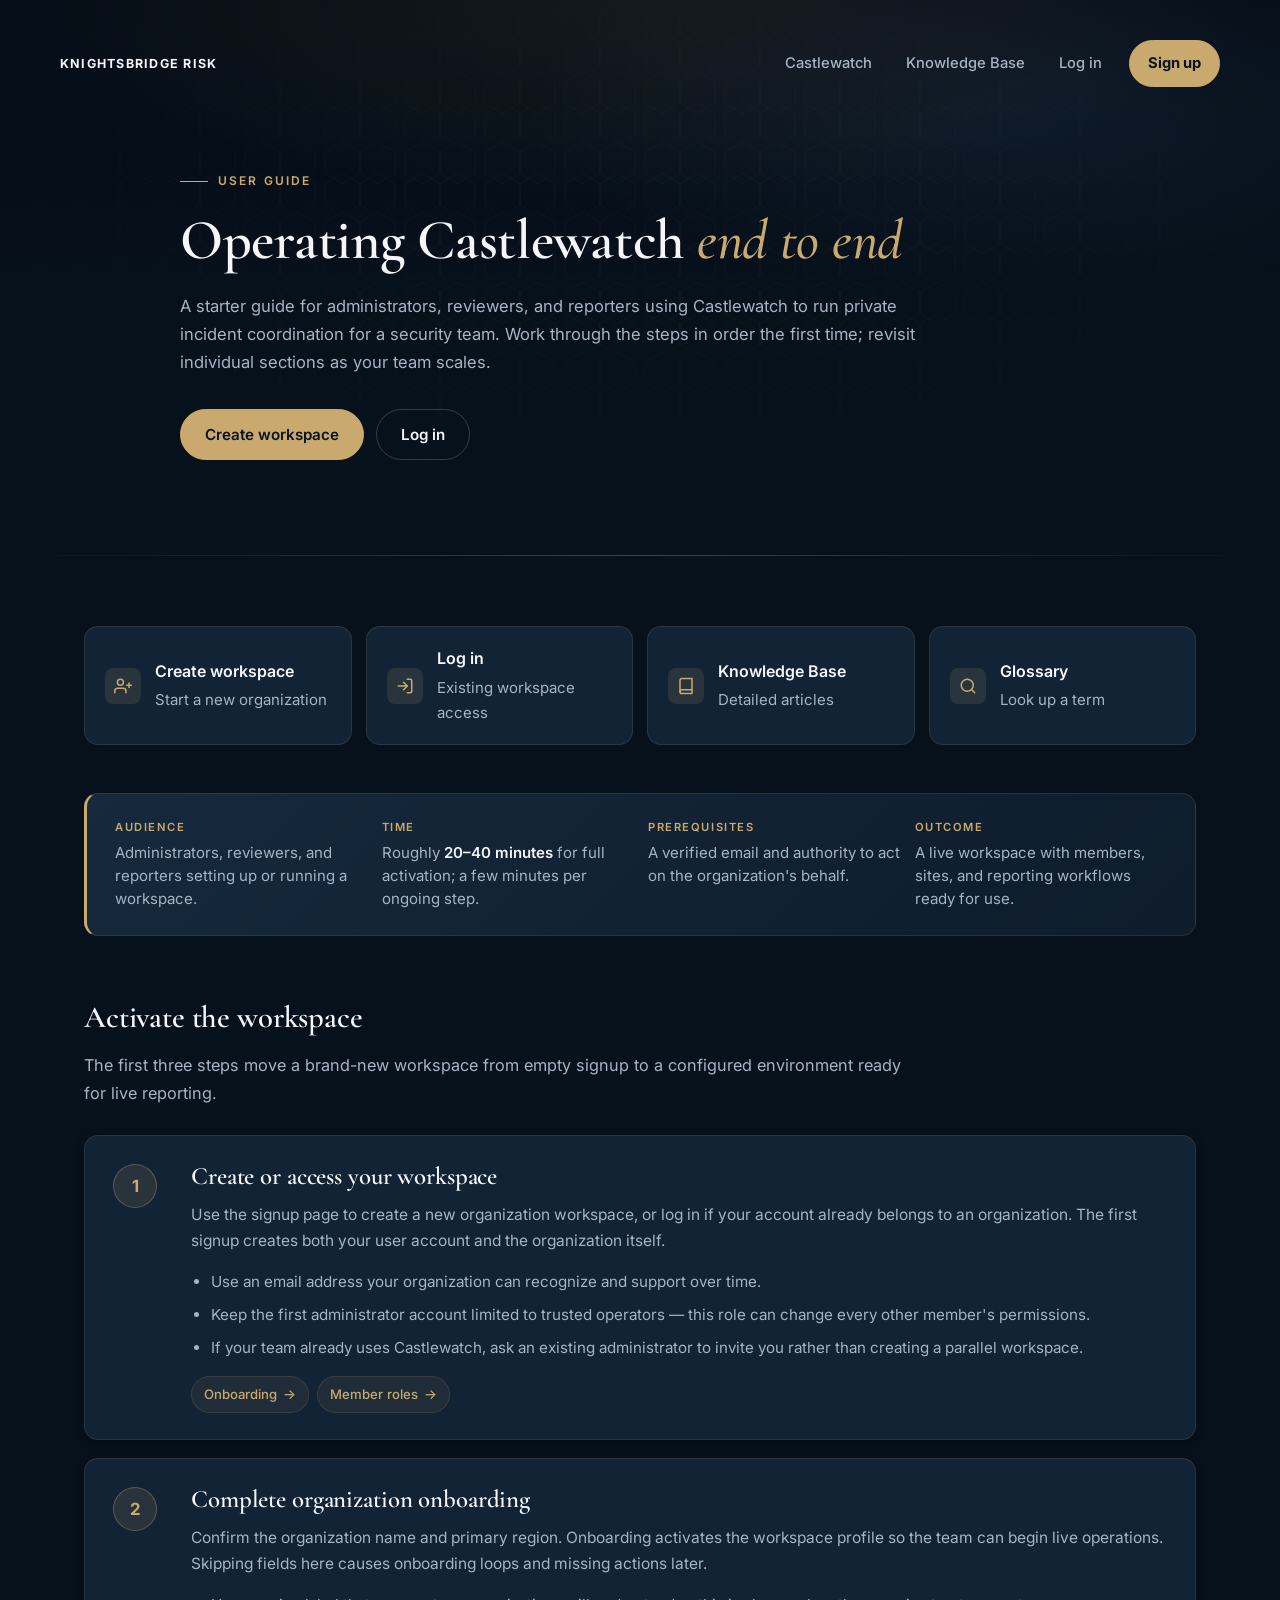
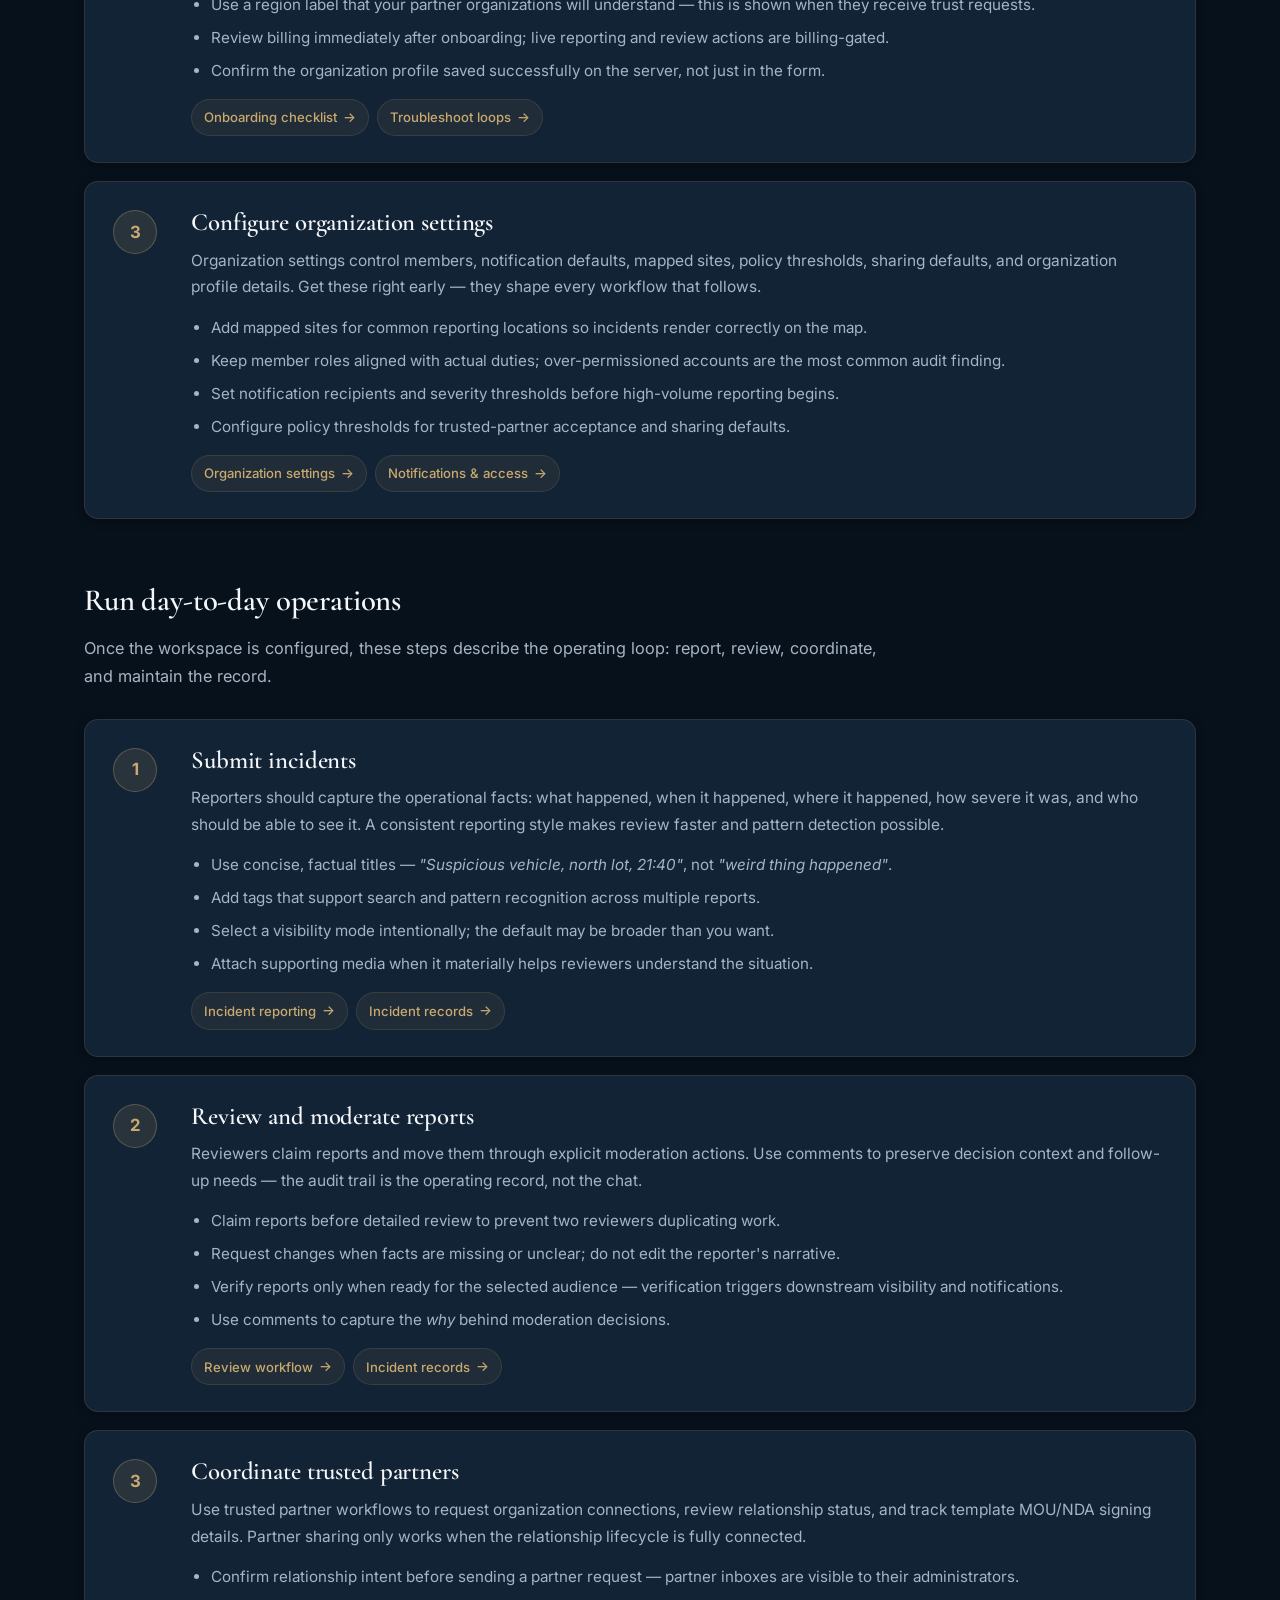
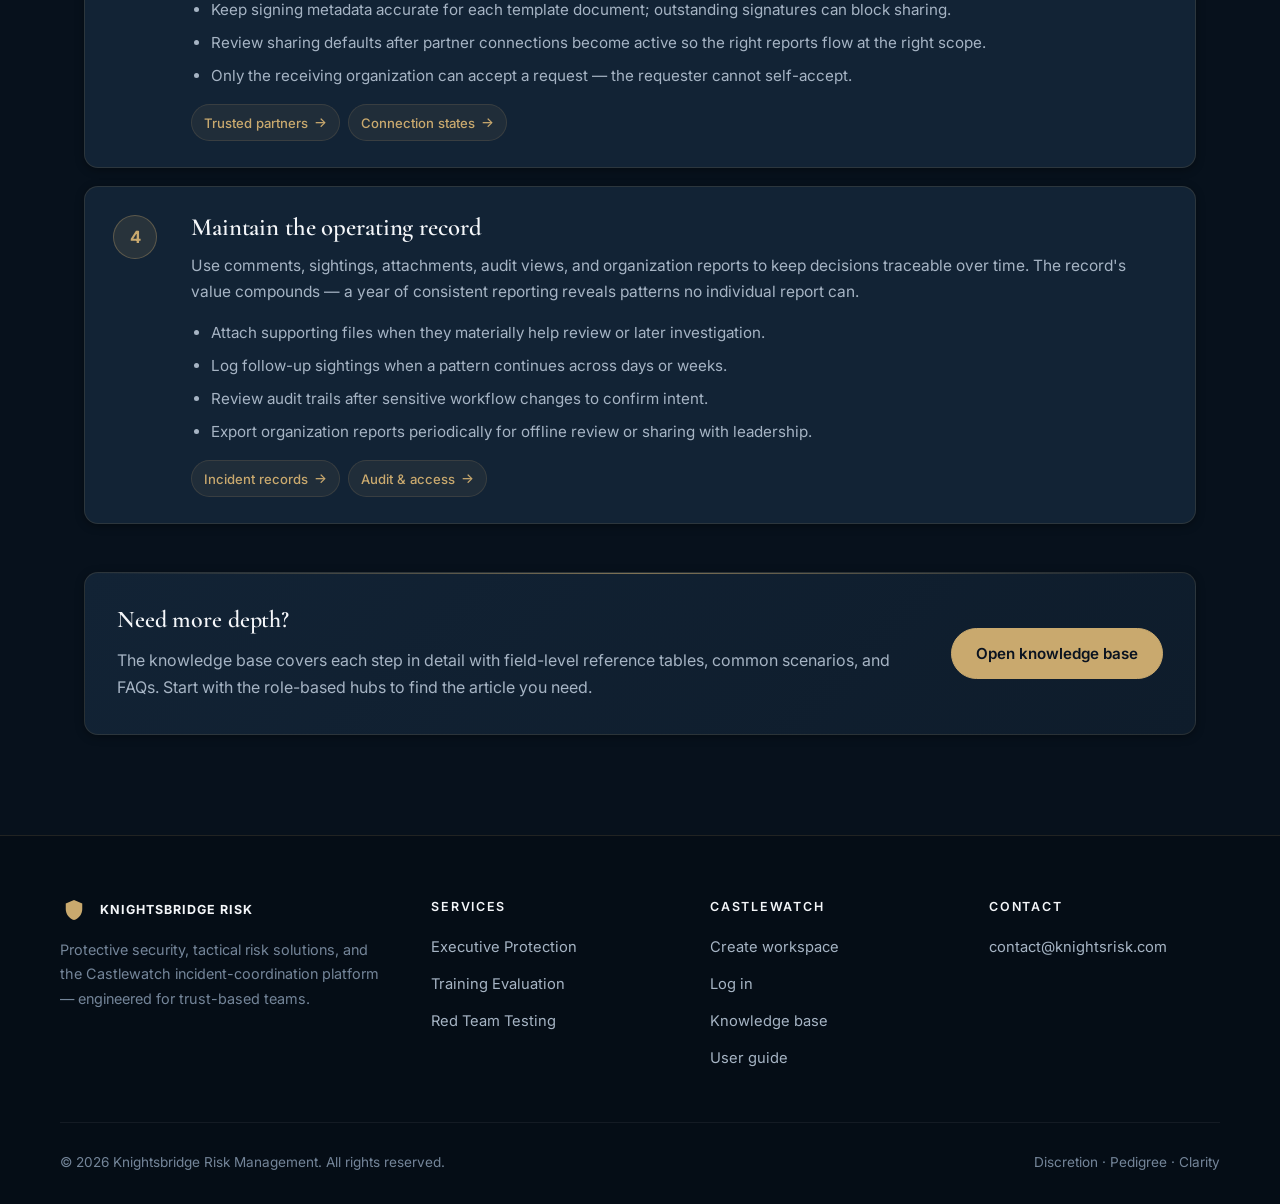
<file: user-guide/index.html>
<!DOCTYPE html>
<html lang="en">
<head>
  <meta charset="UTF-8">
  <meta name="viewport" content="width=device-width, initial-scale=1.0">
  <title>Castlewatch User Guide | Knightsbridge Risk Management</title>
  <meta name="description" content="A starter guide for administrators, reviewers, and reporters using Castlewatch to run private incident coordination.">
  <link rel="canonical" href="https://knightsrisk.com/user-guide/">
  <meta property="og:type" content="website">
  <meta property="og:url" content="https://knightsrisk.com/user-guide/">
  <meta property="og:title" content="Castlewatch User Guide">
  <meta property="og:description" content="Step-by-step Castlewatch operating walkthrough for new teams — activation, settings, reporting, review, partners, and records.">
  <meta property="og:image" content="https://knightsrisk.com/assets/favicon-180.png">
  <meta property="og:site_name" content="Knightsbridge Risk Management">
  <meta name="twitter:card" content="summary">
  <meta name="twitter:title" content="Castlewatch User Guide">
  <meta name="twitter:description" content="Step-by-step Castlewatch operating walkthrough for new teams — activation, settings, reporting, review, partners, and records.">
  <meta name="twitter:image" content="https://knightsrisk.com/assets/favicon-180.png">
  <meta name="theme-color" content="#07111c">
  <link rel="icon" type="image/png" sizes="32x32" href="../assets/favicon-32.png">
  <link rel="icon" type="image/png" sizes="16x16" href="../assets/favicon-16.png">
  <link rel="apple-touch-icon" sizes="180x180" href="../assets/favicon-180.png">
  <link rel="shortcut icon" href="../assets/favicon.ico" type="image/x-icon">
  <link rel="stylesheet" href="../knowledge-base/styles.css">
  <style>
    /* User-guide-specific: numbered operating steps */
    .guide-steps {
      display: grid;
      gap: 18px;
      counter-reset: guide;
    }
    .guide-step {
      counter-increment: guide;
      display: grid;
      grid-template-columns: 56px minmax(0, 1fr);
      gap: 22px;
      align-items: start;
      background: var(--surface);
      border: 1px solid var(--border);
      border-radius: var(--radius-md);
      padding: 26px 28px;
      box-shadow: var(--shadow-sm);
      position: relative;
      overflow: hidden;
      transition: border-color 0.3s var(--ease), background 0.3s var(--ease), transform 0.3s var(--ease), box-shadow 0.3s var(--ease);
    }
    .guide-step::before {
      content: counter(guide);
      width: 44px;
      height: 44px;
      display: inline-flex;
      align-items: center;
      justify-content: center;
      border-radius: 50%;
      background: var(--accent-dim);
      color: var(--accent);
      font-weight: 700;
      font-size: 1.05rem;
      border: 1px solid var(--border-strong);
      font-family: 'Inter', sans-serif;
      margin-top: 2px;
    }
    .guide-step::after {
      content: "";
      position: absolute;
      top: 0;
      left: 0;
      right: 0;
      height: 2px;
      background: linear-gradient(90deg, transparent, var(--accent), transparent);
      opacity: 0;
      transition: opacity 0.3s var(--ease);
    }
    .guide-step:hover {
      border-color: var(--border-strong);
      background: var(--surface-2);
      transform: translateY(-2px);
      box-shadow: var(--shadow-md);
    }
    .guide-step:hover::after { opacity: 1; }
    .guide-step h2 {
      font-family: 'Cormorant Garamond', Georgia, serif;
      font-weight: 600;
      font-size: clamp(1.3rem, 2vw, 1.55rem);
      color: var(--text);
      margin-bottom: 10px;
      letter-spacing: -0.005em;
      line-height: 1.2;
    }
    .guide-step p {
      color: var(--text-muted);
      font-size: 0.97rem;
      line-height: 1.7;
    }
    .guide-step ul {
      margin-top: 14px;
      padding-left: 20px;
      display: grid;
      gap: 8px;
    }
    .guide-step ul li {
      color: var(--text-muted);
      font-size: 0.95rem;
      line-height: 1.65;
    }
    .guide-step .links {
      display: flex;
      flex-wrap: wrap;
      gap: 8px;
      margin-top: 16px;
    }
    .guide-step .links a {
      display: inline-flex;
      align-items: center;
      gap: 6px;
      padding: 6px 12px;
      background: rgba(201, 169, 110, 0.08);
      border: 1px solid var(--border);
      border-radius: 999px;
      color: var(--accent);
      text-decoration: none;
      font-size: 0.82rem;
      font-weight: 500;
      transition: all 0.2s var(--ease);
    }
    .guide-step .links a:hover {
      background: rgba(201, 169, 110, 0.16);
      border-color: var(--border-strong);
      color: var(--accent-bright);
    }
    .guide-step .links a::after {
      content: "→";
      font-size: 0.85rem;
    }
    @media (max-width: 640px) {
      .guide-step {
        grid-template-columns: 1fr;
        padding: 24px;
      }
      .guide-step::before { margin-bottom: 4px; }
    }

    /* Quick access strip below hero */
    .quick-access {
      display: grid;
      gap: 14px;
      grid-template-columns: repeat(auto-fit, minmax(220px, 1fr));
      margin-bottom: 48px;
    }
    .quick-access a {
      display: flex;
      align-items: center;
      gap: 14px;
      background: var(--surface);
      border: 1px solid var(--border);
      border-radius: var(--radius-md);
      padding: 18px 20px;
      text-decoration: none;
      color: var(--text-muted);
      font-size: 0.94rem;
      transition: all 0.2s var(--ease);
    }
    .quick-access a:hover {
      border-color: var(--border-strong);
      background: var(--surface-2);
      transform: translateY(-2px);
      box-shadow: var(--shadow-sm);
    }
    .quick-access a strong {
      display: block;
      color: var(--text);
      font-weight: 600;
      font-size: 1rem;
      margin-bottom: 2px;
    }
    .quick-access a .icon {
      flex-shrink: 0;
      width: 36px;
      height: 36px;
      border-radius: 8px;
      background: var(--accent-dim);
      color: var(--accent);
      display: inline-flex;
      align-items: center;
      justify-content: center;
    }
    .quick-access a .icon svg {
      width: 18px;
      height: 18px;
    }

    /* Section heading inside guide */
    .guide-section-heading {
      font-family: 'Cormorant Garamond', Georgia, serif;
      font-weight: 600;
      color: var(--text);
      font-size: clamp(1.6rem, 2.4vw, 2rem);
      margin: 56px 0 8px;
      letter-spacing: -0.005em;
    }
    .guide-section-heading + .section-lead {
      margin-bottom: 28px;
    }
  </style>
</head>
<body>
  <header>
    <nav class="nav" aria-label="Primary navigation">
      <a class="nav-brand" href="../">Knightsbridge Risk</a>
      <div class="nav-links">
        <a href="../#castlewatch">Castlewatch</a>
        <a href="../knowledge-base/">Knowledge Base</a>
        <a href="https://castlewatch.onrender.com/login">Log in</a>
        <a class="primary" href="https://castlewatch.onrender.com/signup">Sign up</a>
      </div>
    </nav>
    <section class="hero">
      <span class="eyebrow">User Guide</span>
      <h1>Operating Castlewatch <em style="font-family: 'Cormorant Garamond', Georgia, serif; color: var(--accent); font-style: italic; font-weight: 500;">end to end</em></h1>
      <p class="lead">A starter guide for administrators, reviewers, and reporters using Castlewatch to run private incident coordination for a security team. Work through the steps in order the first time; revisit individual sections as your team scales.</p>
      <div class="actions">
        <a class="button" href="https://castlewatch.onrender.com/signup">Create workspace</a>
        <a class="button secondary" href="https://castlewatch.onrender.com/login">Log in</a>
      </div>
    </section>
  </header>

  <main>
    <section class="quick-access" aria-label="Quick links">
      <a href="https://castlewatch.onrender.com/signup">
        <span class="icon" aria-hidden="true">
          <svg viewBox="0 0 24 24" fill="none" stroke="currentColor" stroke-width="2" stroke-linecap="round" stroke-linejoin="round"><path d="M16 21v-2a4 4 0 0 0-4-4H5a4 4 0 0 0-4 4v2"/><circle cx="8.5" cy="7" r="4"/><line x1="20" y1="8" x2="20" y2="14"/><line x1="23" y1="11" x2="17" y2="11"/></svg>
        </span>
        <span><strong>Create workspace</strong>Start a new organization</span>
      </a>
      <a href="https://castlewatch.onrender.com/login">
        <span class="icon" aria-hidden="true">
          <svg viewBox="0 0 24 24" fill="none" stroke="currentColor" stroke-width="2" stroke-linecap="round" stroke-linejoin="round"><path d="M15 3h4a2 2 0 0 1 2 2v14a2 2 0 0 1-2 2h-4"/><polyline points="10 17 15 12 10 7"/><line x1="15" y1="12" x2="3" y2="12"/></svg>
        </span>
        <span><strong>Log in</strong>Existing workspace access</span>
      </a>
      <a href="../knowledge-base/">
        <span class="icon" aria-hidden="true">
          <svg viewBox="0 0 24 24" fill="none" stroke="currentColor" stroke-width="2" stroke-linecap="round" stroke-linejoin="round"><path d="M4 19.5A2.5 2.5 0 0 1 6.5 17H20"/><path d="M6.5 2H20v20H6.5A2.5 2.5 0 0 1 4 19.5v-15A2.5 2.5 0 0 1 6.5 2z"/></svg>
        </span>
        <span><strong>Knowledge Base</strong>Detailed articles</span>
      </a>
      <a href="../knowledge-base/glossary/">
        <span class="icon" aria-hidden="true">
          <svg viewBox="0 0 24 24" fill="none" stroke="currentColor" stroke-width="2" stroke-linecap="round" stroke-linejoin="round"><circle cx="11" cy="11" r="8"/><line x1="21" y1="21" x2="16.65" y2="16.65"/></svg>
        </span>
        <span><strong>Glossary</strong>Look up a term</span>
      </a>
    </section>

    <dl class="summary-box">
      <div><dt>Audience</dt><dd>Administrators, reviewers, and reporters setting up or running a workspace.</dd></div>
      <div><dt>Time</dt><dd>Roughly <strong>20&ndash;40 minutes</strong> for full activation; a few minutes per ongoing step.</dd></div>
      <div><dt>Prerequisites</dt><dd>A verified email and authority to act on the organization's behalf.</dd></div>
      <div><dt>Outcome</dt><dd>A live workspace with members, sites, and reporting workflows ready for use.</dd></div>
    </dl>

    <h2 class="guide-section-heading">Activate the workspace</h2>
    <p class="section-lead">The first three steps move a brand-new workspace from empty signup to a configured environment ready for live reporting.</p>

    <section class="guide-steps" aria-label="Activation steps">
      <article class="guide-step">
        <div>
          <h2>Create or access your workspace</h2>
          <p>Use the signup page to create a new organization workspace, or log in if your account already belongs to an organization. The first signup creates both your user account and the organization itself.</p>
          <ul>
            <li>Use an email address your organization can recognize and support over time.</li>
            <li>Keep the first administrator account limited to trusted operators &mdash; this role can change every other member's permissions.</li>
            <li>If your team already uses Castlewatch, ask an existing administrator to invite you rather than creating a parallel workspace.</li>
          </ul>
          <div class="links">
            <a href="../knowledge-base/onboarding/">Onboarding</a>
            <a href="../knowledge-base/organization-settings/#members">Member roles</a>
          </div>
        </div>
      </article>

      <article class="guide-step">
        <div>
          <h2>Complete organization onboarding</h2>
          <p>Confirm the organization name and primary region. Onboarding activates the workspace profile so the team can begin live operations. Skipping fields here causes onboarding loops and missing actions later.</p>
          <ul>
            <li>Use a region label that your partner organizations will understand &mdash; this is shown when they receive trust requests.</li>
            <li>Review billing immediately after onboarding; live reporting and review actions are billing-gated.</li>
            <li>Confirm the organization profile saved successfully on the server, not just in the form.</li>
          </ul>
          <div class="links">
            <a href="../knowledge-base/onboarding/">Onboarding checklist</a>
            <a href="../knowledge-base/troubleshooting/#onboarding">Troubleshoot loops</a>
          </div>
        </div>
      </article>

      <article class="guide-step">
        <div>
          <h2>Configure organization settings</h2>
          <p>Organization settings control members, notification defaults, mapped sites, policy thresholds, sharing defaults, and organization profile details. Get these right early &mdash; they shape every workflow that follows.</p>
          <ul>
            <li>Add mapped sites for common reporting locations so incidents render correctly on the map.</li>
            <li>Keep member roles aligned with actual duties; over-permissioned accounts are the most common audit finding.</li>
            <li>Set notification recipients and severity thresholds before high-volume reporting begins.</li>
            <li>Configure policy thresholds for trusted-partner acceptance and sharing defaults.</li>
          </ul>
          <div class="links">
            <a href="../knowledge-base/organization-settings/">Organization settings</a>
            <a href="../knowledge-base/notifications-access/">Notifications &amp; access</a>
          </div>
        </div>
      </article>
    </section>

    <h2 class="guide-section-heading">Run day-to-day operations</h2>
    <p class="section-lead">Once the workspace is configured, these steps describe the operating loop: report, review, coordinate, and maintain the record.</p>

    <section class="guide-steps" aria-label="Operations steps">
      <article class="guide-step">
        <div>
          <h2>Submit incidents</h2>
          <p>Reporters should capture the operational facts: what happened, when it happened, where it happened, how severe it was, and who should be able to see it. A consistent reporting style makes review faster and pattern detection possible.</p>
          <ul>
            <li>Use concise, factual titles &mdash; <em>"Suspicious vehicle, north lot, 21:40"</em>, not <em>"weird thing happened"</em>.</li>
            <li>Add tags that support search and pattern recognition across multiple reports.</li>
            <li>Select a visibility mode intentionally; the default may be broader than you want.</li>
            <li>Attach supporting media when it materially helps reviewers understand the situation.</li>
          </ul>
          <div class="links">
            <a href="../knowledge-base/incident-reporting/">Incident reporting</a>
            <a href="../knowledge-base/incident-records/">Incident records</a>
          </div>
        </div>
      </article>

      <article class="guide-step">
        <div>
          <h2>Review and moderate reports</h2>
          <p>Reviewers claim reports and move them through explicit moderation actions. Use comments to preserve decision context and follow-up needs &mdash; the audit trail is the operating record, not the chat.</p>
          <ul>
            <li>Claim reports before detailed review to prevent two reviewers duplicating work.</li>
            <li>Request changes when facts are missing or unclear; do not edit the reporter's narrative.</li>
            <li>Verify reports only when ready for the selected audience &mdash; verification triggers downstream visibility and notifications.</li>
            <li>Use comments to capture the <em>why</em> behind moderation decisions.</li>
          </ul>
          <div class="links">
            <a href="../knowledge-base/review-workflow/">Review workflow</a>
            <a href="../knowledge-base/incident-records/">Incident records</a>
          </div>
        </div>
      </article>

      <article class="guide-step">
        <div>
          <h2>Coordinate trusted partners</h2>
          <p>Use trusted partner workflows to request organization connections, review relationship status, and track template MOU/NDA signing details. Partner sharing only works when the relationship lifecycle is fully connected.</p>
          <ul>
            <li>Confirm relationship intent before sending a partner request &mdash; partner inboxes are visible to their administrators.</li>
            <li>Keep signing metadata accurate for each template document; outstanding signatures can block sharing.</li>
            <li>Review sharing defaults after partner connections become active so the right reports flow at the right scope.</li>
            <li>Only the receiving organization can accept a request &mdash; the requester cannot self-accept.</li>
          </ul>
          <div class="links">
            <a href="../knowledge-base/trusted-partners/">Trusted partners</a>
            <a href="../knowledge-base/trusted-partners/#states">Connection states</a>
          </div>
        </div>
      </article>

      <article class="guide-step">
        <div>
          <h2>Maintain the operating record</h2>
          <p>Use comments, sightings, attachments, audit views, and organization reports to keep decisions traceable over time. The record's value compounds &mdash; a year of consistent reporting reveals patterns no individual report can.</p>
          <ul>
            <li>Attach supporting files when they materially help review or later investigation.</li>
            <li>Log follow-up sightings when a pattern continues across days or weeks.</li>
            <li>Review audit trails after sensitive workflow changes to confirm intent.</li>
            <li>Export organization reports periodically for offline review or sharing with leadership.</li>
          </ul>
          <div class="links">
            <a href="../knowledge-base/incident-records/">Incident records</a>
            <a href="../knowledge-base/notifications-access/">Audit &amp; access</a>
          </div>
        </div>
      </article>
    </section>

    <section class="callout">
      <div>
        <h2>Need more depth?</h2>
        <p>The knowledge base covers each step in detail with field-level reference tables, common scenarios, and FAQs. Start with the role-based hubs to find the article you need.</p>
      </div>
      <a class="button" href="../knowledge-base/">Open knowledge base</a>
    </section>
  </main>

  <footer>
    <div class="footer-inner">
      <div class="footer-col">
        <div class="footer-brand">
          <span class="footer-brand-mark" aria-hidden="true">
            <svg width="22" height="22" viewBox="0 0 24 24" fill="currentColor"><path d="M12 1L3 5v6c0 5.55 3.84 10.74 9 12 5.16-1.26 9-6.45 9-12V5l-9-4z"/></svg>
          </span>
          <span>Knightsbridge Risk</span>
        </div>
        <p>Protective security, tactical risk solutions, and the Castlewatch incident-coordination platform &mdash; engineered for trust-based teams.</p>
      </div>
      <div class="footer-col">
        <h4>Services</h4>
        <ul>
          <li><a href="../#capabilities">Executive Protection</a></li>
          <li><a href="../#capabilities">Training Evaluation</a></li>
          <li><a href="../#capabilities">Red Team Testing</a></li>
        </ul>
      </div>
      <div class="footer-col">
        <h4>Castlewatch</h4>
        <ul>
          <li><a href="https://castlewatch.onrender.com/signup">Create workspace</a></li>
          <li><a href="https://castlewatch.onrender.com/login">Log in</a></li>
          <li><a href="../knowledge-base/">Knowledge base</a></li>
          <li><a href="./">User guide</a></li>
        </ul>
      </div>
      <div class="footer-col">
        <h4>Contact</h4>
        <ul>
          <li><a href="mailto:contact@knightsrisk.com">contact@knightsrisk.com</a></li>
        </ul>
      </div>
    </div>
    <div class="footer-bottom">
      <span>&copy; 2026 Knightsbridge Risk Management. All rights reserved.</span>
      <span>Discretion &middot; Pedigree &middot; Clarity</span>
    </div>
  </footer>
</body>
</html>
</file>
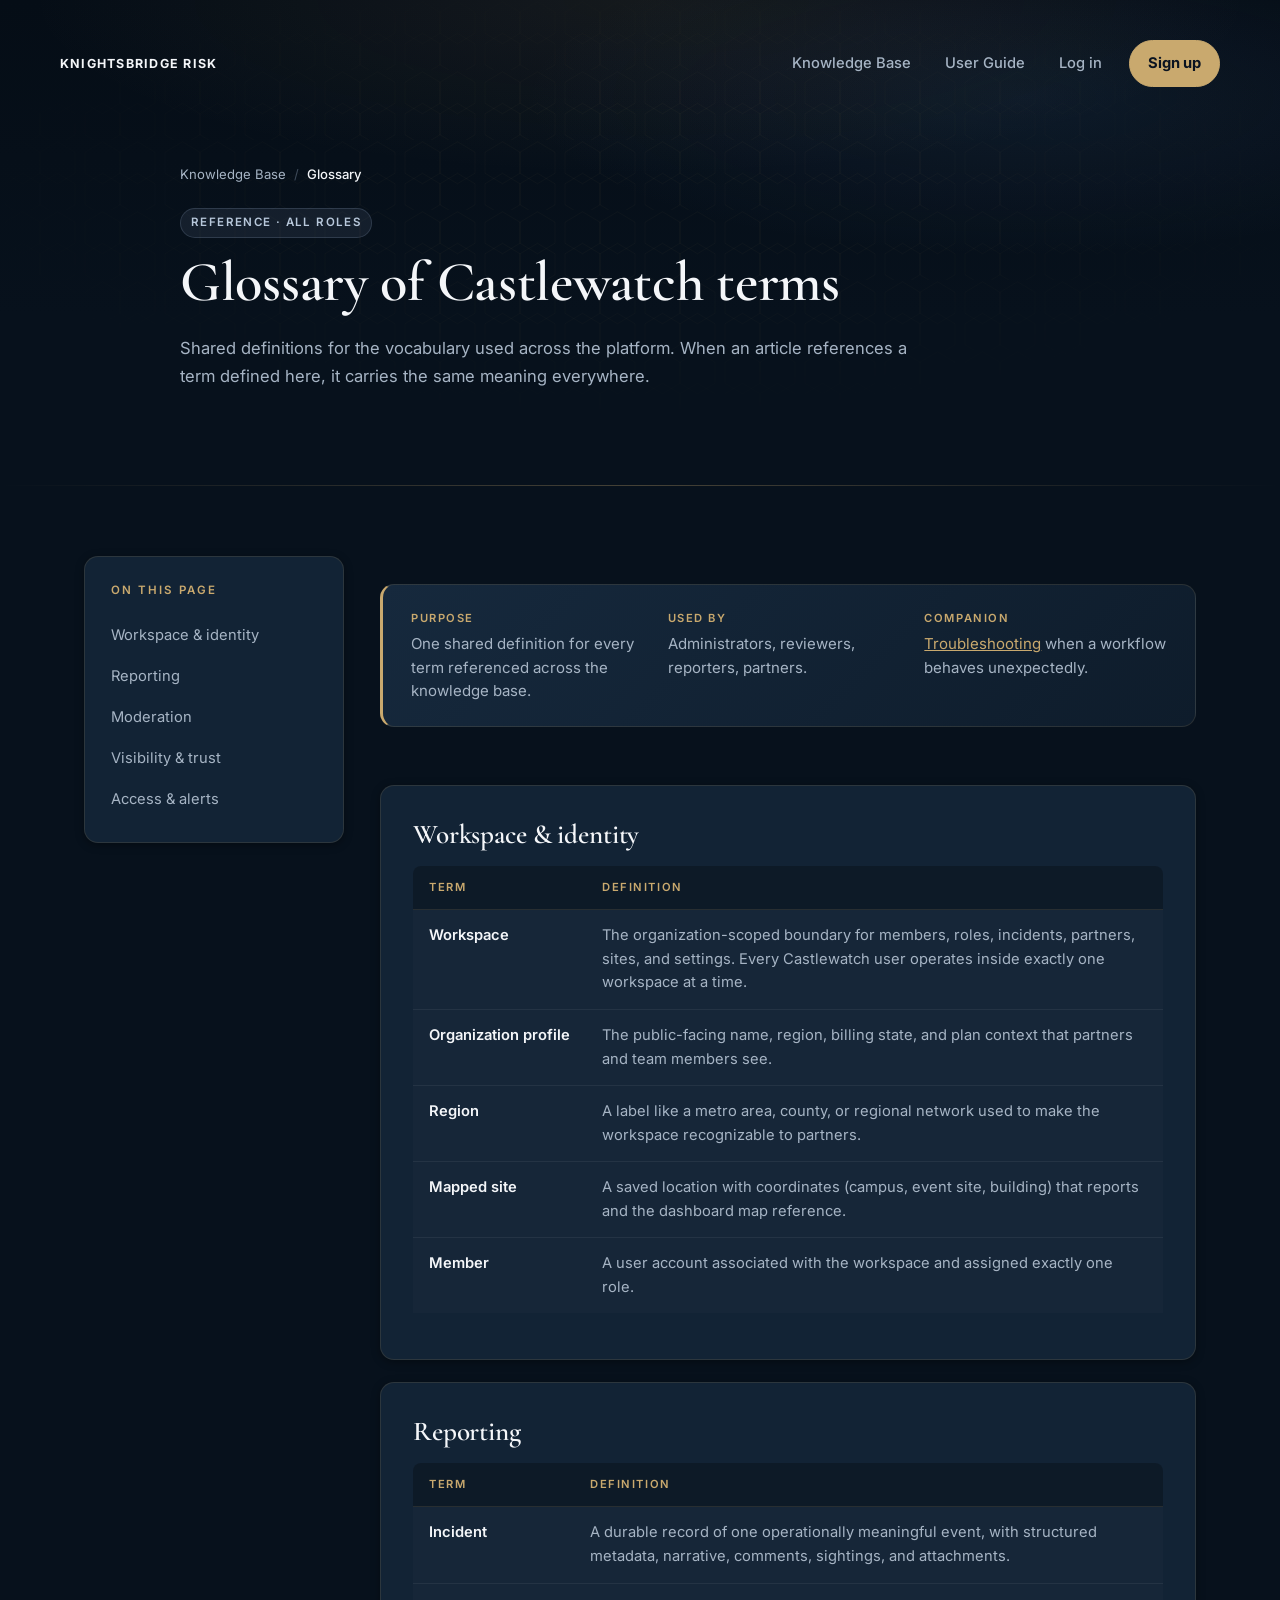
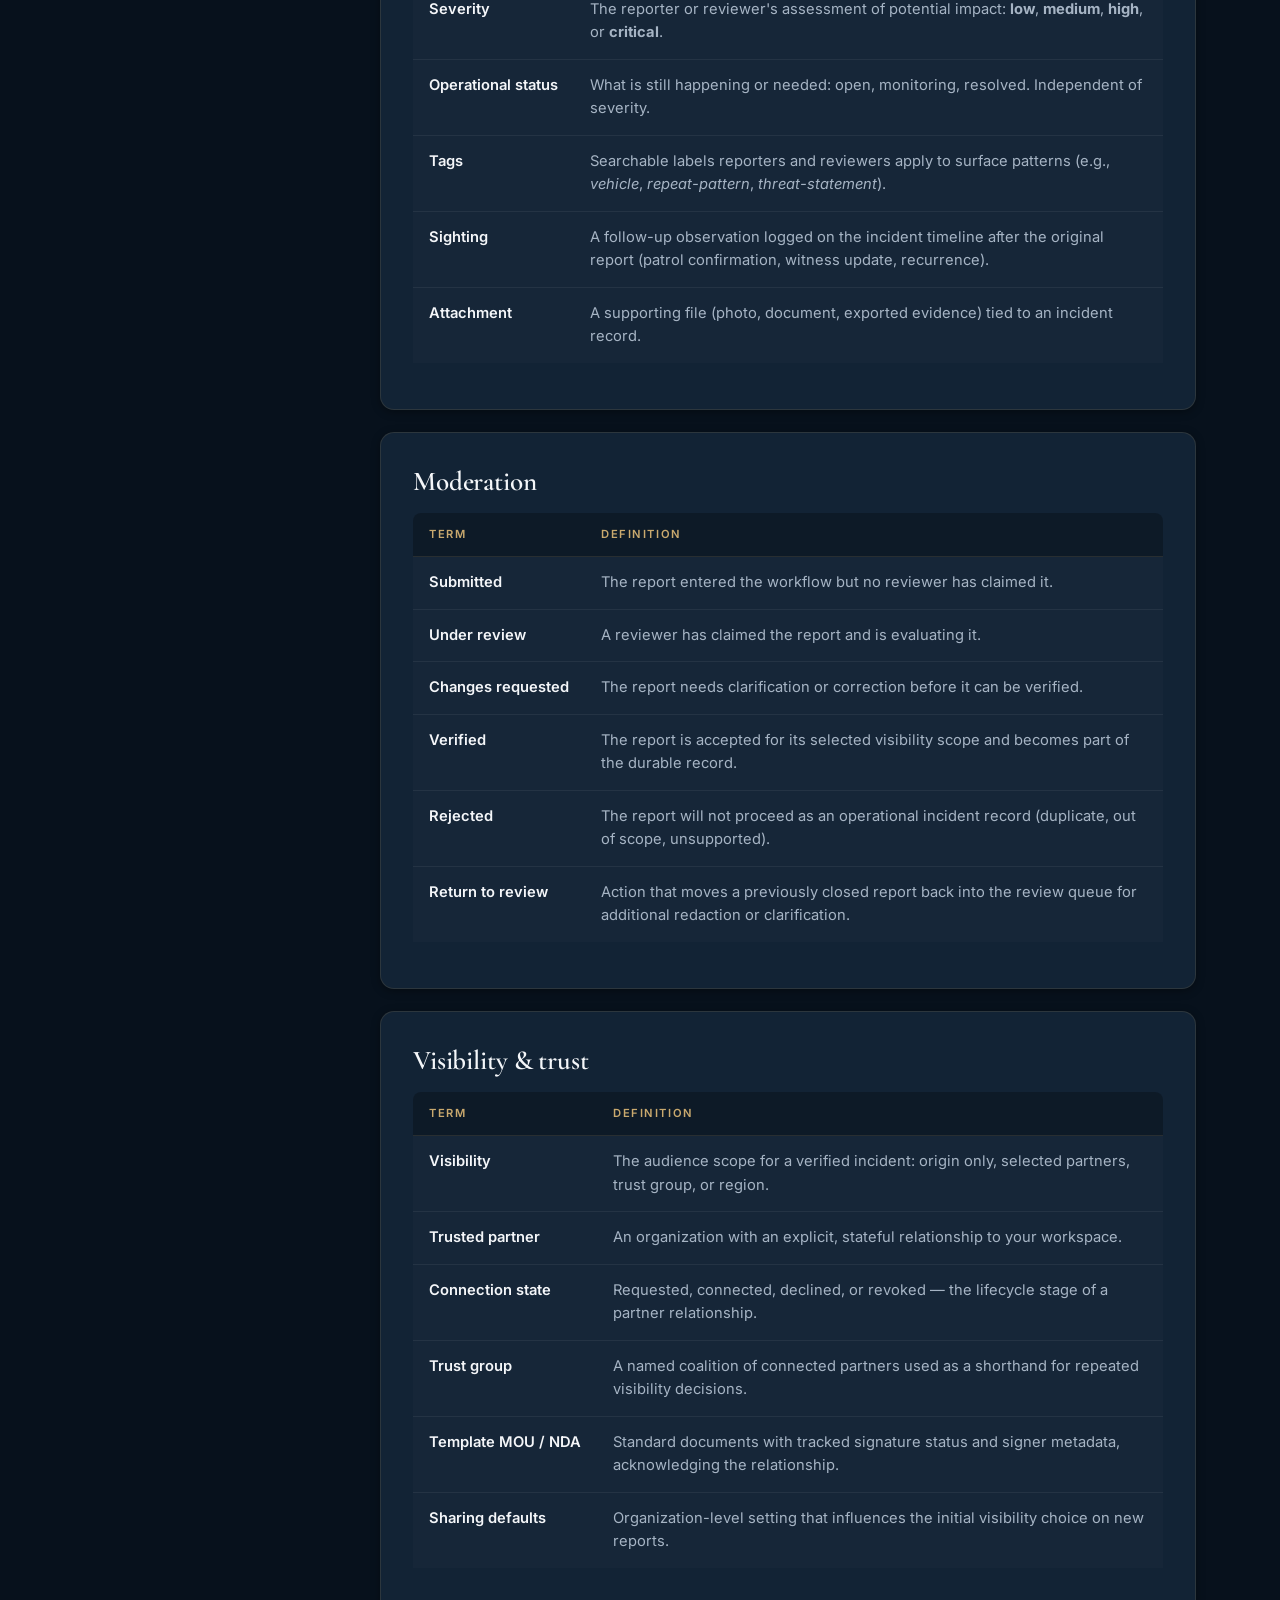
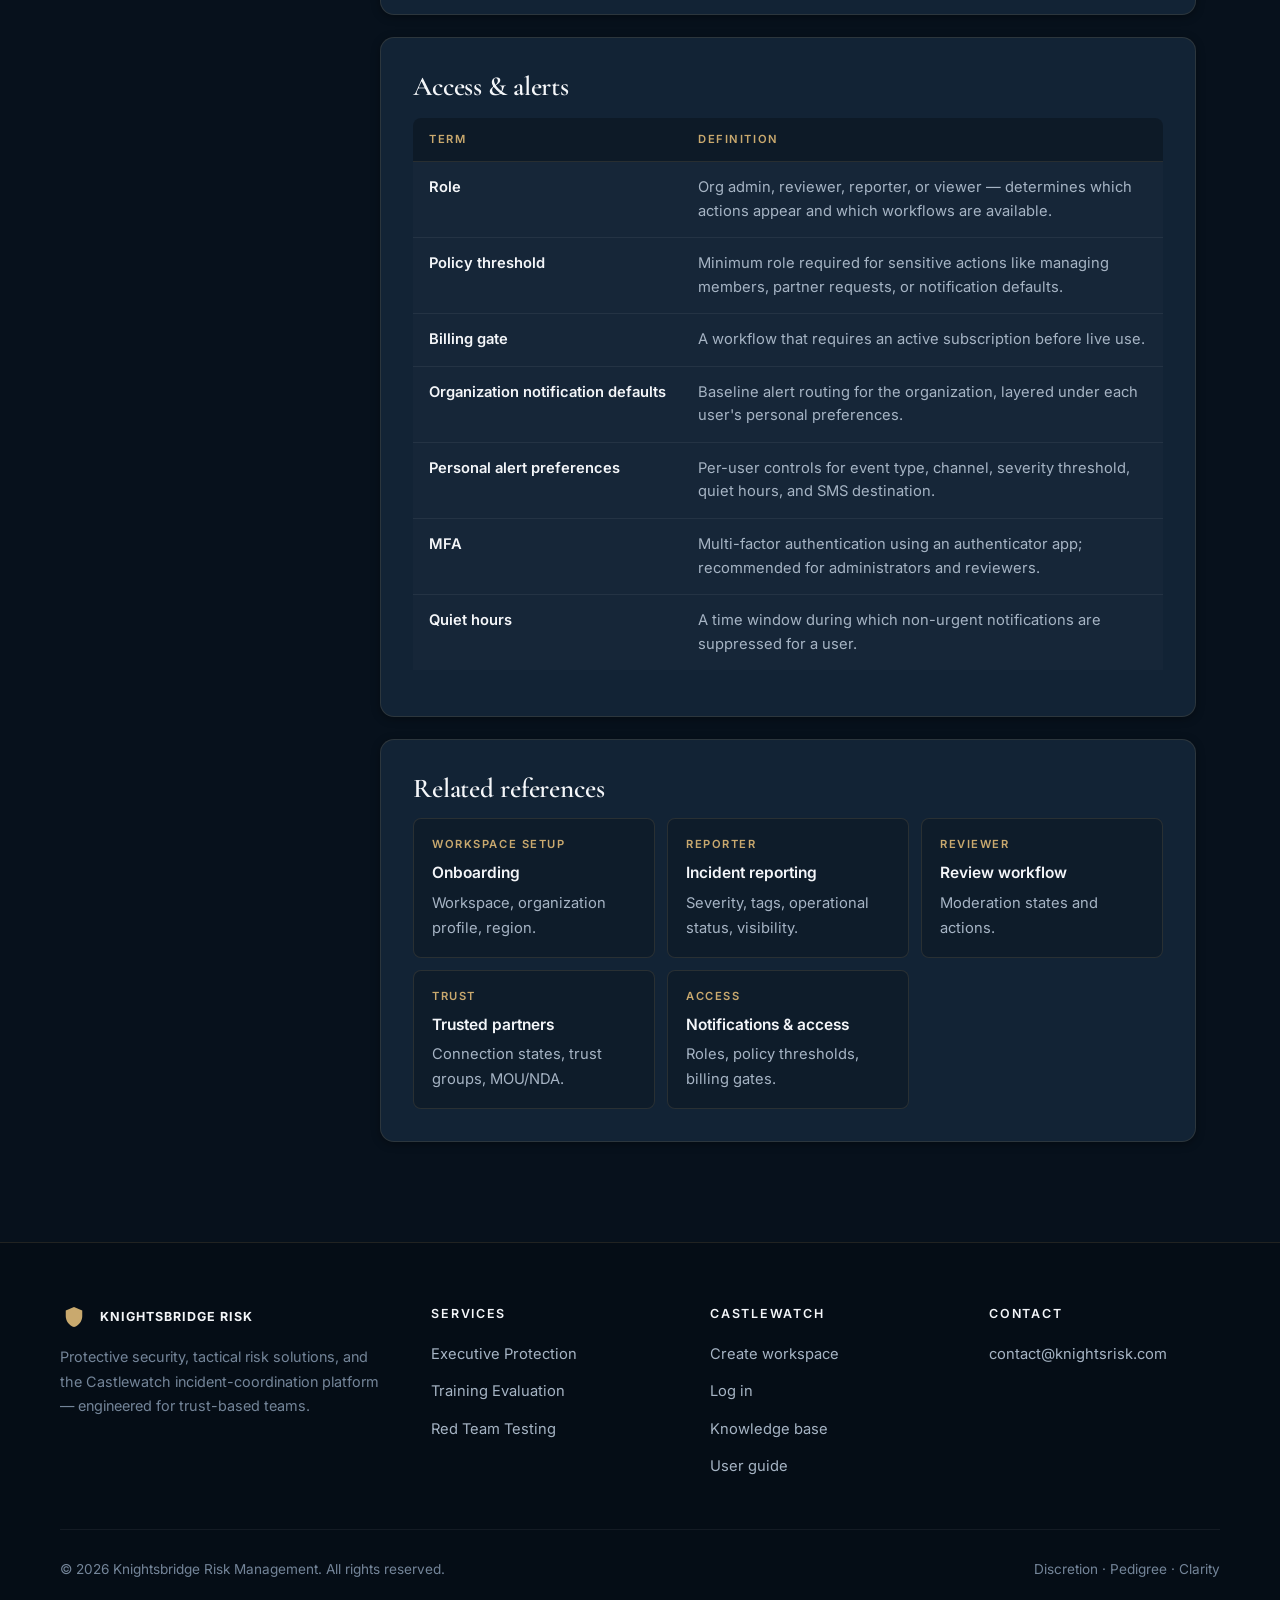
<file: knowledge-base/glossary/index.html>
<!DOCTYPE html>
<html lang="en">
<head>
  <meta charset="UTF-8">
  <meta name="viewport" content="width=device-width, initial-scale=1.0">
  <title>Glossary | Castlewatch Knowledge Base</title>
  <meta name="description" content="Shared operational vocabulary for Castlewatch: severity, visibility, moderation states, connection states, trust groups, policy thresholds, and other terms used across the platform.">
  <link rel="icon" type="image/png" sizes="32x32" href="../../assets/favicon-32.png">
  <link rel="icon" type="image/png" sizes="16x16" href="../../assets/favicon-16.png">
  <link rel="apple-touch-icon" sizes="180x180" href="../../assets/favicon-180.png">
  <link rel="shortcut icon" href="../../assets/favicon.ico" type="image/x-icon">
  <link rel="stylesheet" href="../styles.css">
</head>
<body>
  <header>
    <nav class="nav" aria-label="Primary navigation">
      <a class="nav-brand" href="../../">Knightsbridge Risk</a>
      <div class="nav-links">
        <a href="../">Knowledge Base</a>
        <a href="../../user-guide/">User Guide</a>
        <a href="https://castlewatch.onrender.com/login">Log in</a>
        <a class="primary" href="https://castlewatch.onrender.com/signup">Sign up</a>
      </div>
    </nav>
    <section class="hero">
      <nav class="breadcrumb" aria-label="Breadcrumb">
        <a href="../">Knowledge Base</a>
        <span class="sep">/</span>
        <span class="current">Glossary</span>
      </nav>
      <span class="role-tag reference">Reference &middot; All roles</span>
      <h1 style="margin-top:14px">Glossary of Castlewatch terms</h1>
      <p class="lead">Shared definitions for the vocabulary used across the platform. When an article references a term defined here, it carries the same meaning everywhere.</p>
    </section>
  </header>

  <main class="article-layout">
    <aside class="toc">
      <h2>On this page</h2>
      <ol>
        <li><a href="#workspace">Workspace &amp; identity</a></li>
        <li><a href="#reporting">Reporting</a></li>
        <li><a href="#moderation">Moderation</a></li>
        <li><a href="#visibility">Visibility &amp; trust</a></li>
        <li><a href="#access">Access &amp; alerts</a></li>
      </ol>
    </aside>

    <article class="article-body">
      <dl class="summary-box">
        <div><dt>Purpose</dt><dd>One shared definition for every term referenced across the knowledge base.</dd></div>
        <div><dt>Used by</dt><dd>Administrators, reviewers, reporters, partners.</dd></div>
        <div><dt>Companion</dt><dd><a href="../troubleshooting/" style="color:var(--accent)">Troubleshooting</a> when a workflow behaves unexpectedly.</dd></div>
      </dl>

      <section id="workspace" class="panel">
        <h2>Workspace &amp; identity</h2>
        <table class="field-table">
          <thead><tr><th>Term</th><th>Definition</th></tr></thead>
          <tbody>
            <tr><td>Workspace</td><td>The organization-scoped boundary for members, roles, incidents, partners, sites, and settings. Every Castlewatch user operates inside exactly one workspace at a time.</td></tr>
            <tr><td>Organization profile</td><td>The public-facing name, region, billing state, and plan context that partners and team members see.</td></tr>
            <tr><td>Region</td><td>A label like a metro area, county, or regional network used to make the workspace recognizable to partners.</td></tr>
            <tr><td>Mapped site</td><td>A saved location with coordinates (campus, event site, building) that reports and the dashboard map reference.</td></tr>
            <tr><td>Member</td><td>A user account associated with the workspace and assigned exactly one role.</td></tr>
          </tbody>
        </table>
      </section>

      <section id="reporting" class="panel">
        <h2>Reporting</h2>
        <table class="field-table">
          <thead><tr><th>Term</th><th>Definition</th></tr></thead>
          <tbody>
            <tr><td>Incident</td><td>A durable record of one operationally meaningful event, with structured metadata, narrative, comments, sightings, and attachments.</td></tr>
            <tr><td>Severity</td><td>The reporter or reviewer's assessment of potential impact: <strong>low</strong>, <strong>medium</strong>, <strong>high</strong>, or <strong>critical</strong>.</td></tr>
            <tr><td>Operational status</td><td>What is still happening or needed: open, monitoring, resolved. Independent of severity.</td></tr>
            <tr><td>Tags</td><td>Searchable labels reporters and reviewers apply to surface patterns (e.g., <em>vehicle</em>, <em>repeat-pattern</em>, <em>threat-statement</em>).</td></tr>
            <tr><td>Sighting</td><td>A follow-up observation logged on the incident timeline after the original report (patrol confirmation, witness update, recurrence).</td></tr>
            <tr><td>Attachment</td><td>A supporting file (photo, document, exported evidence) tied to an incident record.</td></tr>
          </tbody>
        </table>
      </section>

      <section id="moderation" class="panel">
        <h2>Moderation</h2>
        <table class="field-table">
          <thead><tr><th>Term</th><th>Definition</th></tr></thead>
          <tbody>
            <tr><td>Submitted</td><td>The report entered the workflow but no reviewer has claimed it.</td></tr>
            <tr><td>Under review</td><td>A reviewer has claimed the report and is evaluating it.</td></tr>
            <tr><td>Changes requested</td><td>The report needs clarification or correction before it can be verified.</td></tr>
            <tr><td>Verified</td><td>The report is accepted for its selected visibility scope and becomes part of the durable record.</td></tr>
            <tr><td>Rejected</td><td>The report will not proceed as an operational incident record (duplicate, out of scope, unsupported).</td></tr>
            <tr><td>Return to review</td><td>Action that moves a previously closed report back into the review queue for additional redaction or clarification.</td></tr>
          </tbody>
        </table>
      </section>

      <section id="visibility" class="panel">
        <h2>Visibility &amp; trust</h2>
        <table class="field-table">
          <thead><tr><th>Term</th><th>Definition</th></tr></thead>
          <tbody>
            <tr><td>Visibility</td><td>The audience scope for a verified incident: origin only, selected partners, trust group, or region.</td></tr>
            <tr><td>Trusted partner</td><td>An organization with an explicit, stateful relationship to your workspace.</td></tr>
            <tr><td>Connection state</td><td>Requested, connected, declined, or revoked &mdash; the lifecycle stage of a partner relationship.</td></tr>
            <tr><td>Trust group</td><td>A named coalition of connected partners used as a shorthand for repeated visibility decisions.</td></tr>
            <tr><td>Template MOU / NDA</td><td>Standard documents with tracked signature status and signer metadata, acknowledging the relationship.</td></tr>
            <tr><td>Sharing defaults</td><td>Organization-level setting that influences the initial visibility choice on new reports.</td></tr>
          </tbody>
        </table>
      </section>

      <section id="access" class="panel">
        <h2>Access &amp; alerts</h2>
        <table class="field-table">
          <thead><tr><th>Term</th><th>Definition</th></tr></thead>
          <tbody>
            <tr><td>Role</td><td>Org admin, reviewer, reporter, or viewer &mdash; determines which actions appear and which workflows are available.</td></tr>
            <tr><td>Policy threshold</td><td>Minimum role required for sensitive actions like managing members, partner requests, or notification defaults.</td></tr>
            <tr><td>Billing gate</td><td>A workflow that requires an active subscription before live use.</td></tr>
            <tr><td>Organization notification defaults</td><td>Baseline alert routing for the organization, layered under each user's personal preferences.</td></tr>
            <tr><td>Personal alert preferences</td><td>Per-user controls for event type, channel, severity threshold, quiet hours, and SMS destination.</td></tr>
            <tr><td>MFA</td><td>Multi-factor authentication using an authenticator app; recommended for administrators and reviewers.</td></tr>
            <tr><td>Quiet hours</td><td>A time window during which non-urgent notifications are suppressed for a user.</td></tr>
          </tbody>
        </table>
      </section>

      <section class="panel">
        <h2>Related references</h2>
        <div class="related-articles">
          <a href="../onboarding/"><span class="meta">Workspace setup</span><strong>Onboarding</strong>Workspace, organization profile, region.</a>
          <a href="../incident-reporting/"><span class="meta">Reporter</span><strong>Incident reporting</strong>Severity, tags, operational status, visibility.</a>
          <a href="../review-workflow/"><span class="meta">Reviewer</span><strong>Review workflow</strong>Moderation states and actions.</a>
          <a href="../trusted-partners/"><span class="meta">Trust</span><strong>Trusted partners</strong>Connection states, trust groups, MOU/NDA.</a>
          <a href="../notifications-access/"><span class="meta">Access</span><strong>Notifications &amp; access</strong>Roles, policy thresholds, billing gates.</a>
        </div>
      </section>
    </article>
  </main>

  <footer>
    <div class="footer-inner">
      <div class="footer-col">
        <div class="footer-brand">
          <span class="footer-brand-mark" aria-hidden="true">
            <svg width="22" height="22" viewBox="0 0 24 24" fill="currentColor"><path d="M12 1L3 5v6c0 5.55 3.84 10.74 9 12 5.16-1.26 9-6.45 9-12V5l-9-4z"/></svg>
          </span>
          <span>Knightsbridge Risk</span>
        </div>
        <p>Protective security, tactical risk solutions, and the Castlewatch incident-coordination platform &mdash; engineered for trust-based teams.</p>
      </div>
      <div class="footer-col">
        <h4>Services</h4>
        <ul>
          <li><a href="../../#capabilities">Executive Protection</a></li>
          <li><a href="../../#capabilities">Training Evaluation</a></li>
          <li><a href="../../#capabilities">Red Team Testing</a></li>
        </ul>
      </div>
      <div class="footer-col">
        <h4>Castlewatch</h4>
        <ul>
          <li><a href="https://castlewatch.onrender.com/signup">Create workspace</a></li>
          <li><a href="https://castlewatch.onrender.com/login">Log in</a></li>
          <li><a href="../">Knowledge base</a></li>
          <li><a href="../../user-guide/">User guide</a></li>
        </ul>
      </div>
      <div class="footer-col">
        <h4>Contact</h4>
        <ul>
          <li><a href="mailto:contact@knightsrisk.com">contact@knightsrisk.com</a></li>
        </ul>
      </div>
    </div>
    <div class="footer-bottom">
      <span>&copy; 2026 Knightsbridge Risk Management. All rights reserved.</span>
      <span>Discretion &middot; Pedigree &middot; Clarity</span>
    </div>
  </footer>
</body>
</html>
</file>
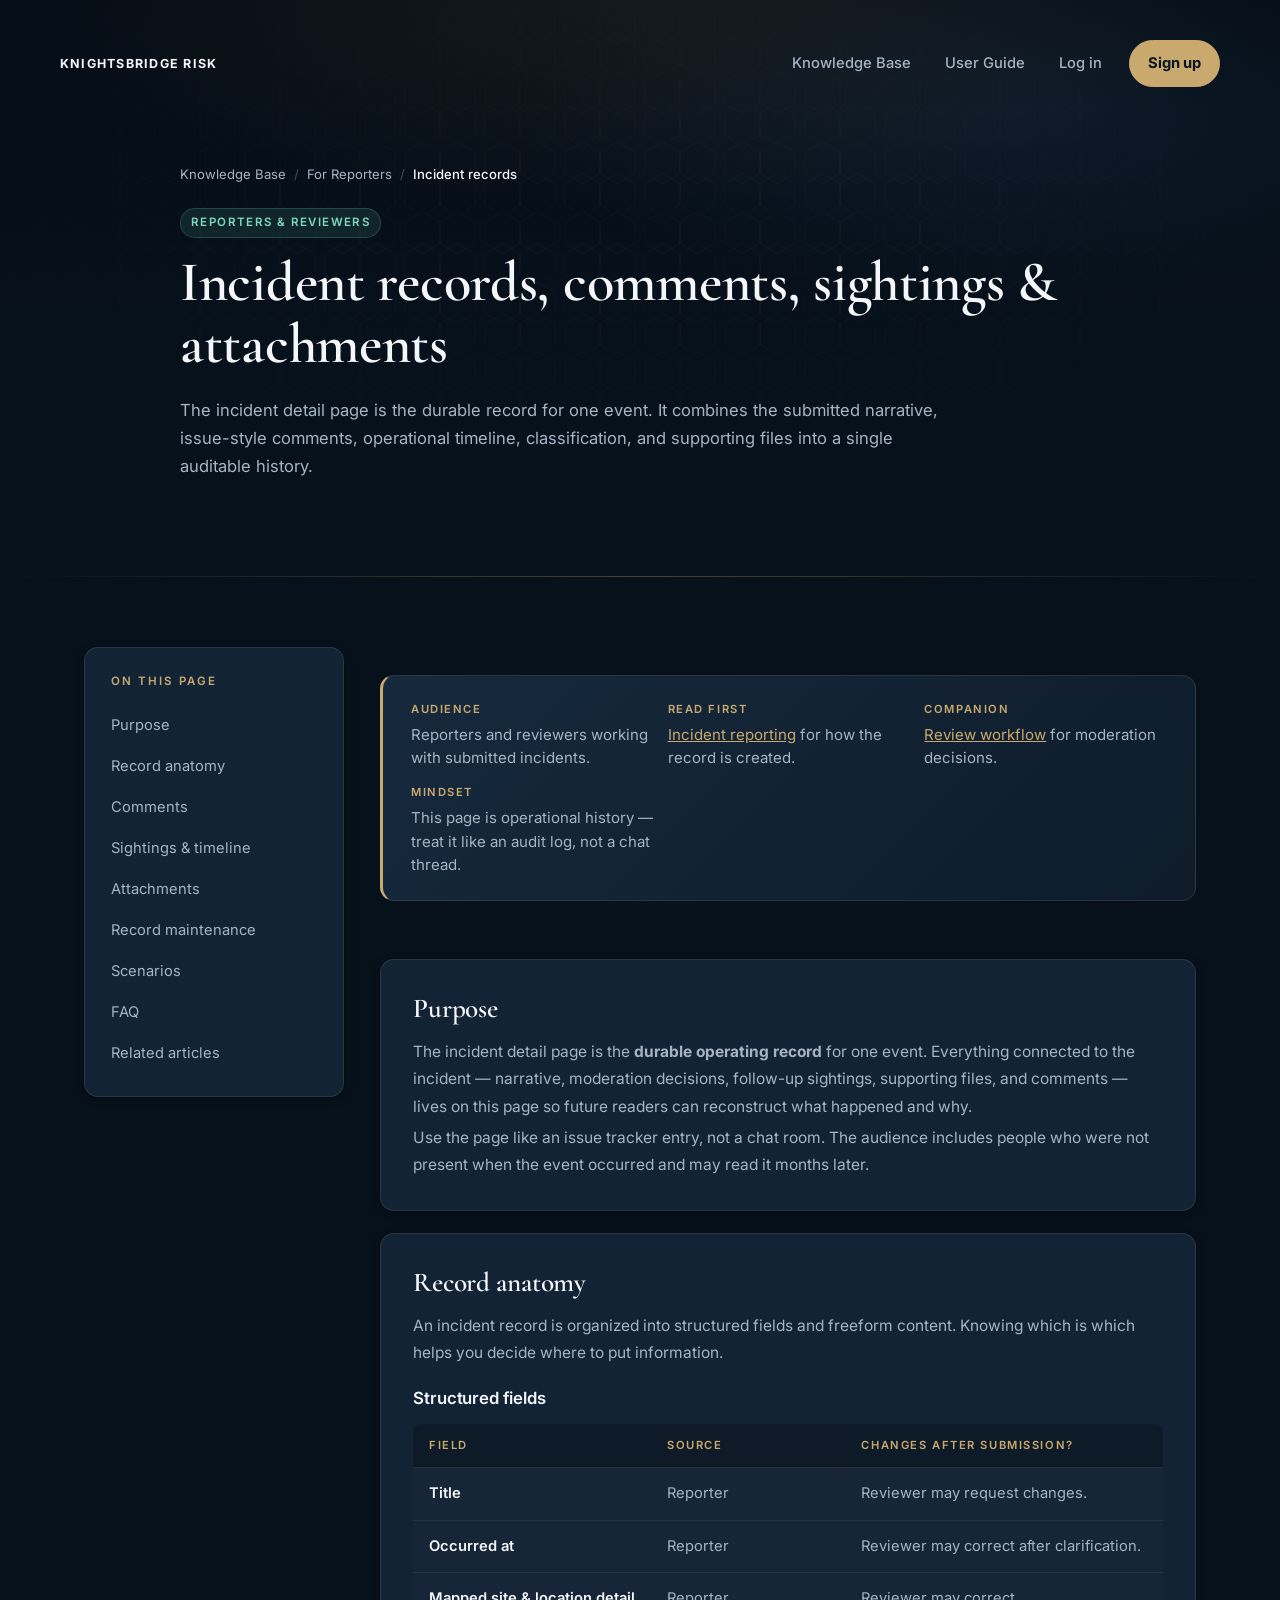
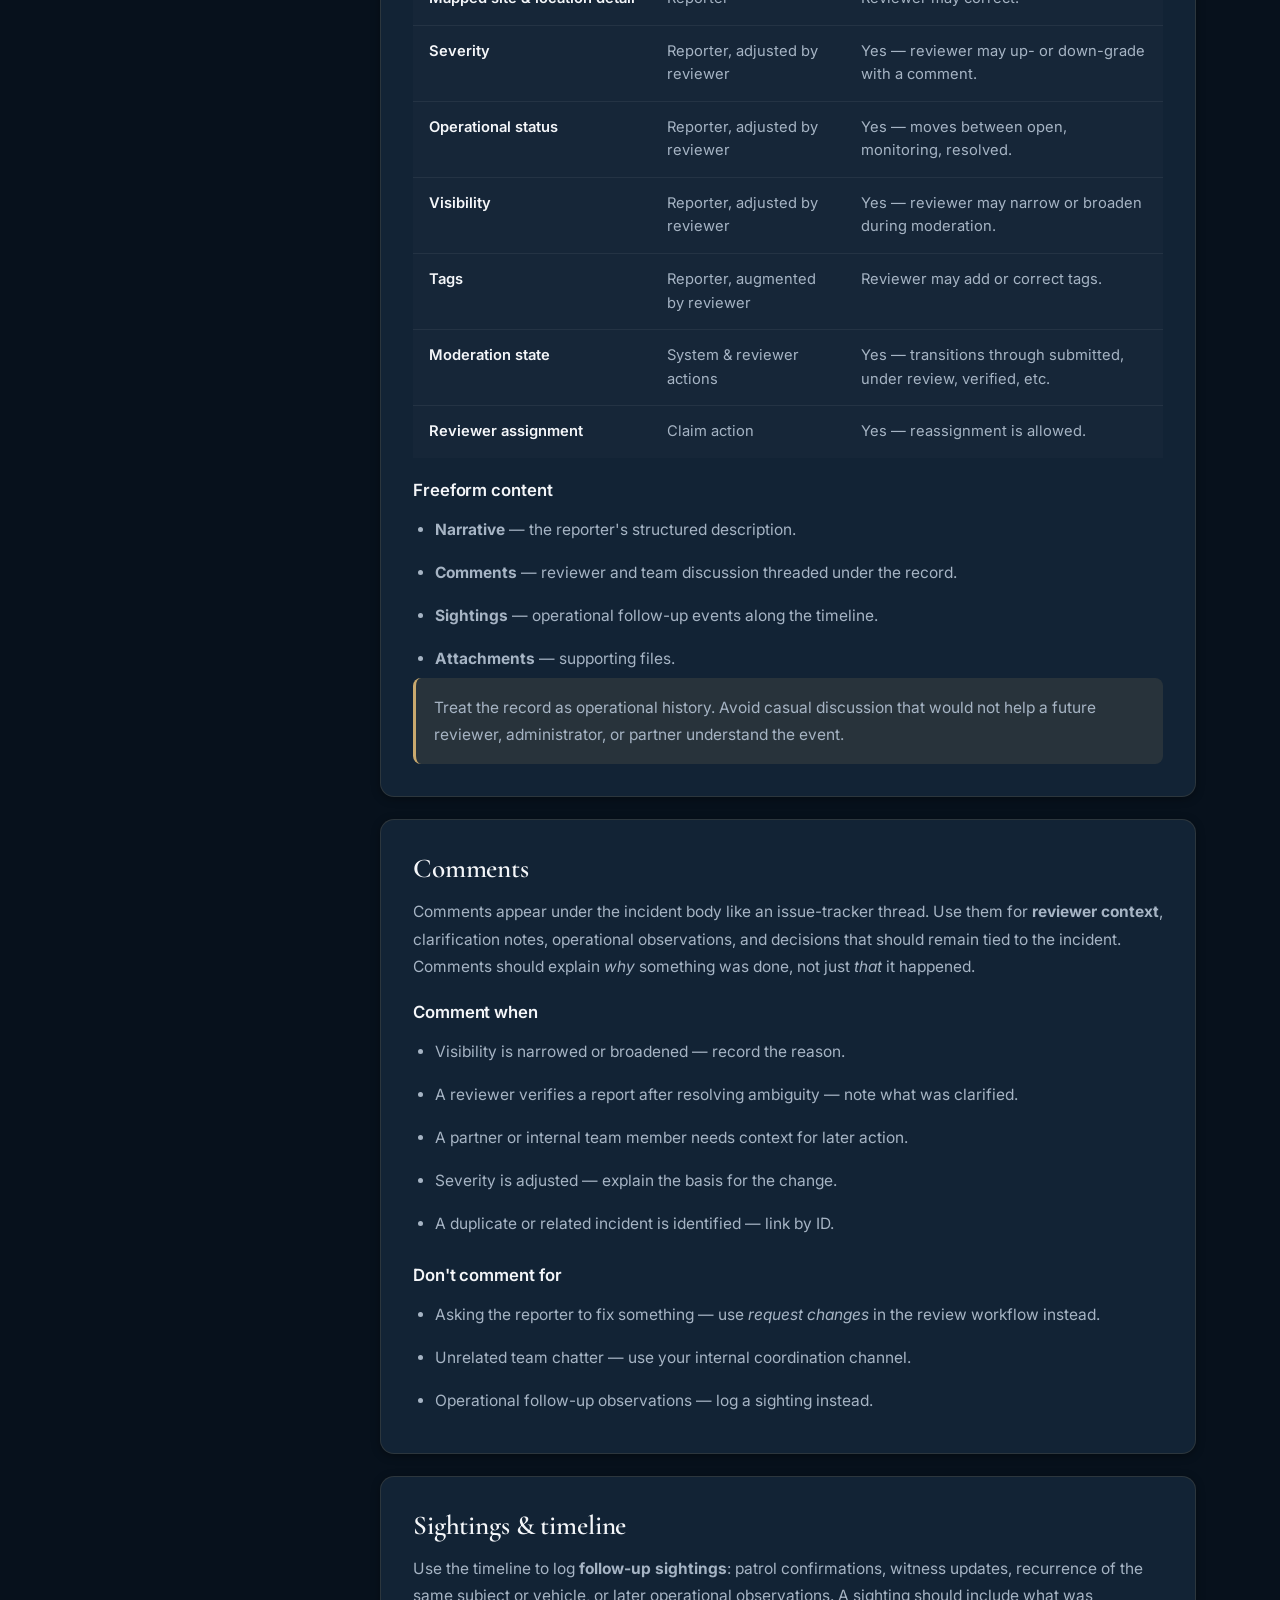
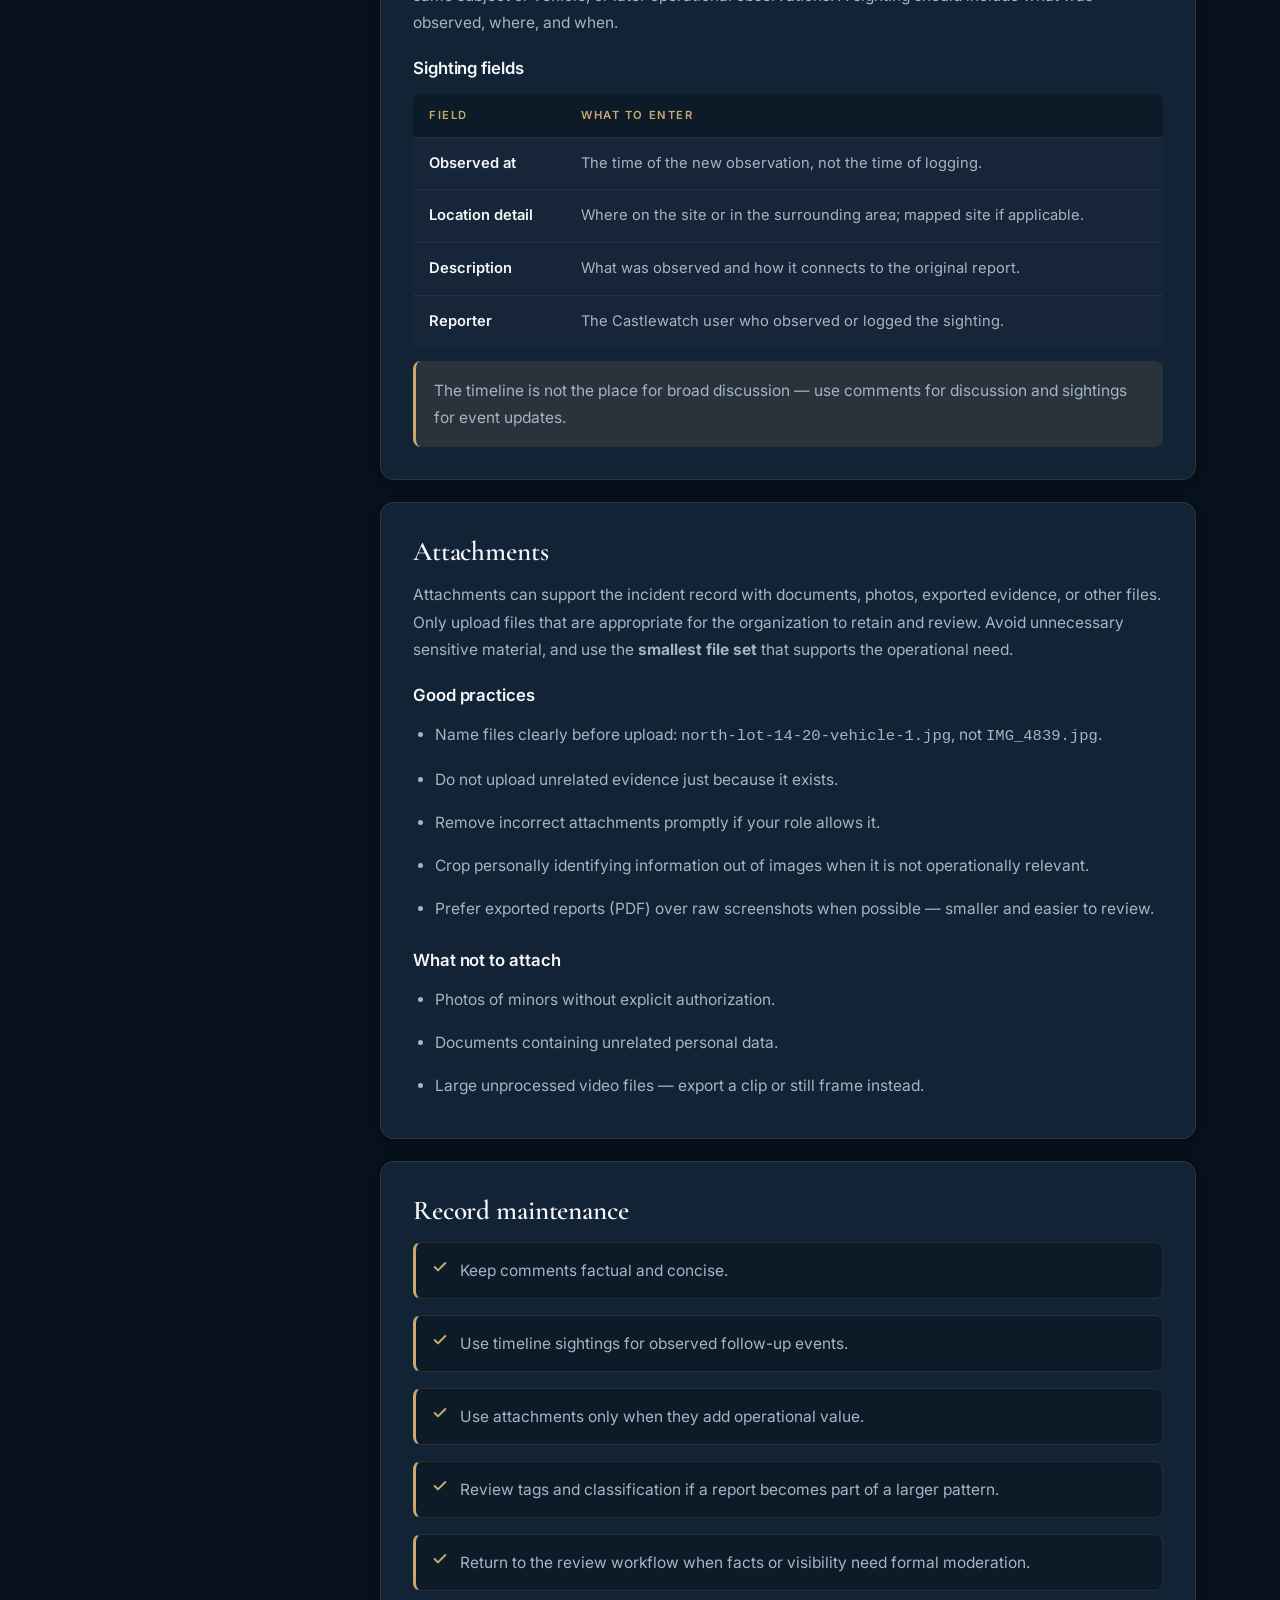
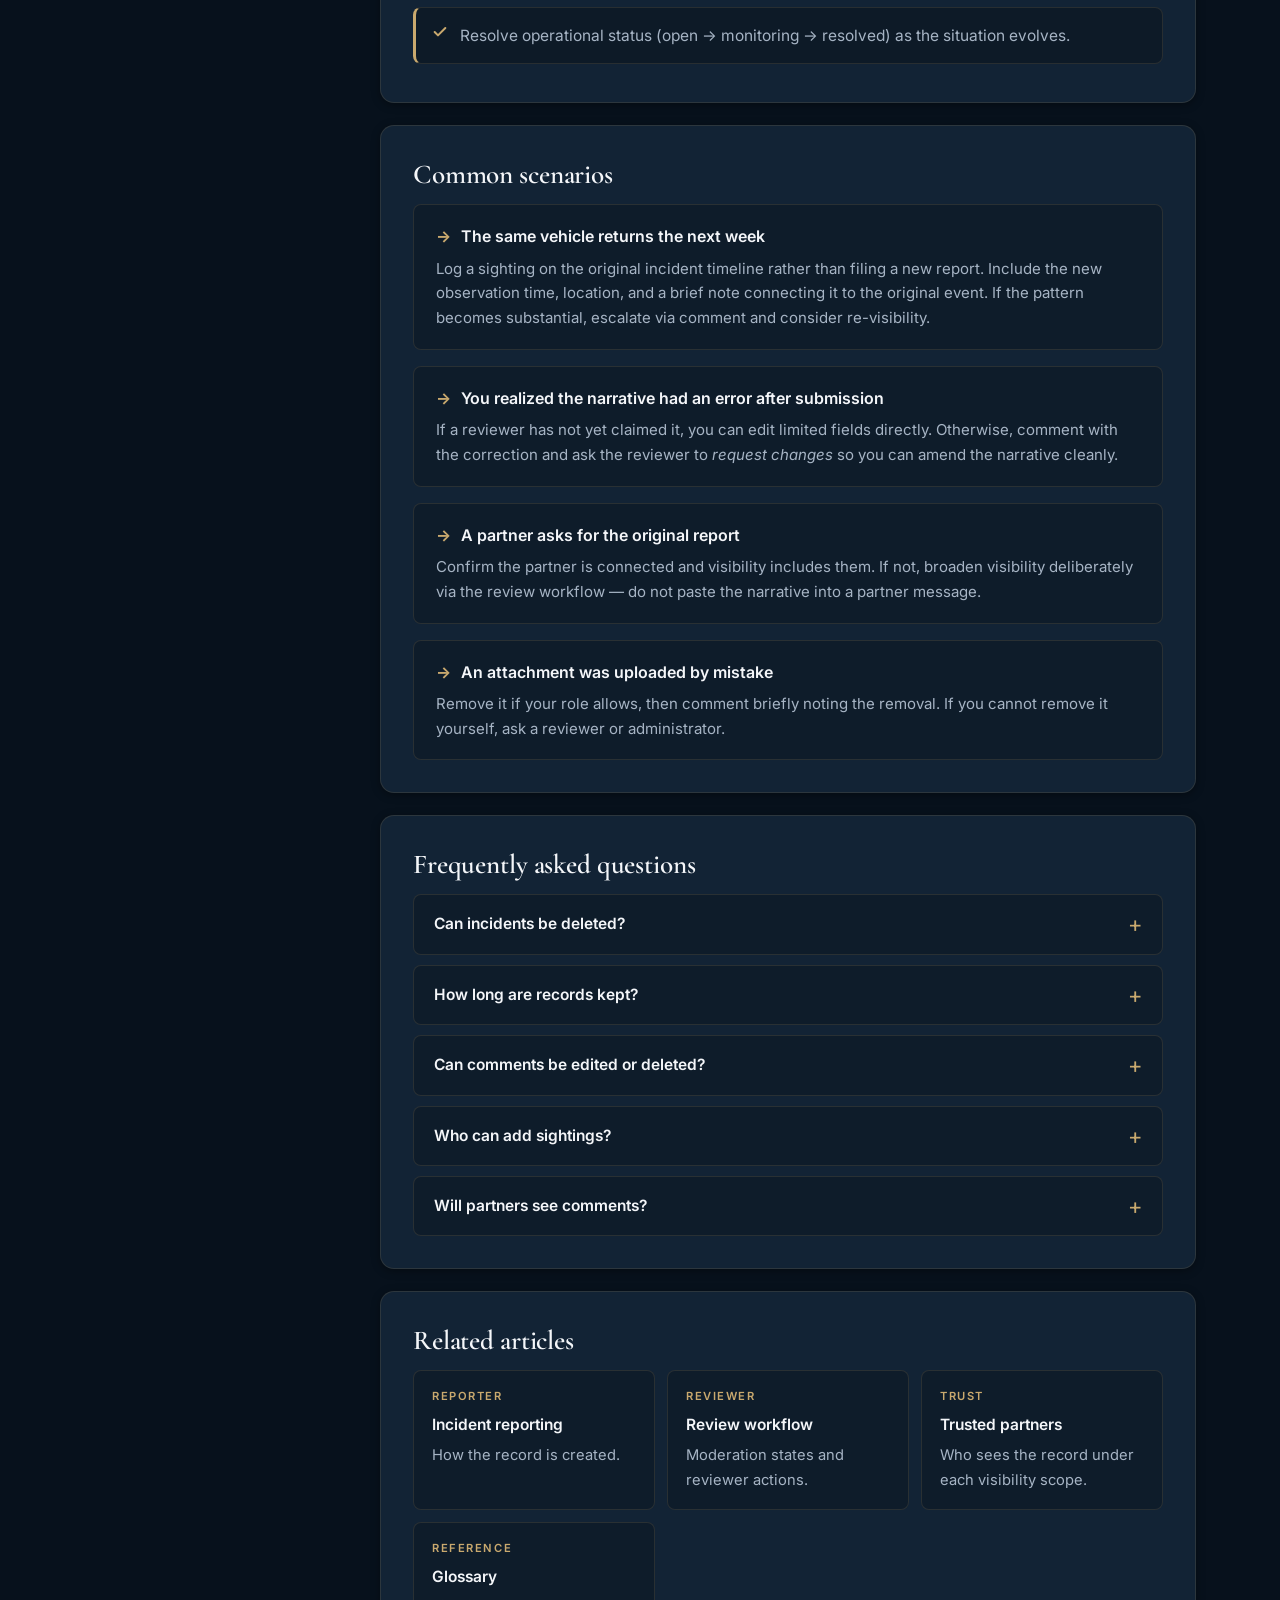
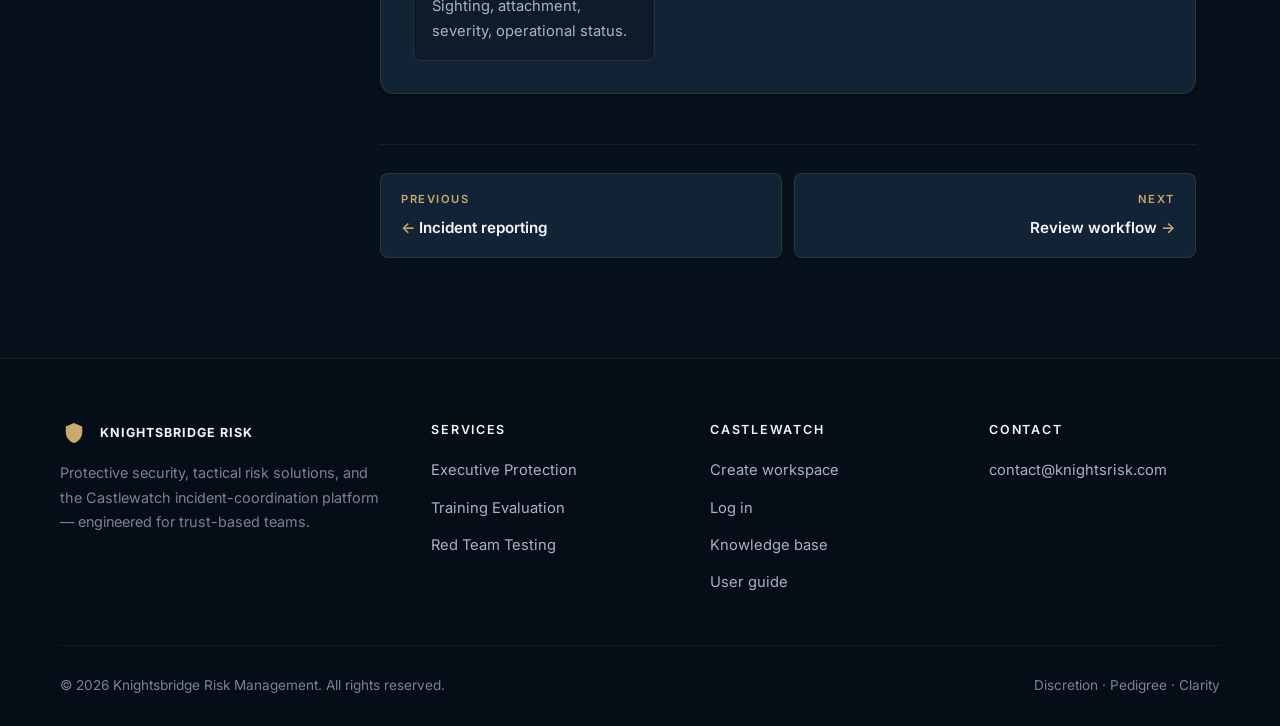
<file: knowledge-base/incident-records/index.html>
<!DOCTYPE html>
<html lang="en">
<head>
  <meta charset="UTF-8">
  <meta name="viewport" content="width=device-width, initial-scale=1.0">
  <title>Incident Records, Comments, Sightings &amp; Attachments | Castlewatch Knowledge Base</title>
  <meta name="description" content="How Castlewatch incident detail pages organize the narrative, comments, sightings, attachments, and structured record metadata.">
  <link rel="icon" type="image/png" sizes="32x32" href="../../assets/favicon-32.png">
  <link rel="icon" type="image/png" sizes="16x16" href="../../assets/favicon-16.png">
  <link rel="apple-touch-icon" sizes="180x180" href="../../assets/favicon-180.png">
  <link rel="shortcut icon" href="../../assets/favicon.ico" type="image/x-icon">
  <link rel="stylesheet" href="../styles.css">
</head>
<body>
  <header>
    <nav class="nav" aria-label="Primary navigation">
      <a class="nav-brand" href="../../">Knightsbridge Risk</a>
      <div class="nav-links">
        <a href="../">Knowledge Base</a>
        <a href="../../user-guide/">User Guide</a>
        <a href="https://castlewatch.onrender.com/login">Log in</a>
        <a class="primary" href="https://castlewatch.onrender.com/signup">Sign up</a>
      </div>
    </nav>
    <section class="hero">
      <nav class="breadcrumb" aria-label="Breadcrumb">
        <a href="../">Knowledge Base</a>
        <span class="sep">/</span>
        <a href="../#reporters">For Reporters</a>
        <span class="sep">/</span>
        <span class="current">Incident records</span>
      </nav>
      <span class="role-tag reporter">Reporters &amp; Reviewers</span>
      <h1 style="margin-top:14px">Incident records, comments, sightings &amp; attachments</h1>
      <p class="lead">The incident detail page is the durable record for one event. It combines the submitted narrative, issue-style comments, operational timeline, classification, and supporting files into a single auditable history.</p>
    </section>
  </header>

  <main class="article-layout">
    <aside class="toc">
      <h2>On this page</h2>
      <ol>
        <li><a href="#purpose">Purpose</a></li>
        <li><a href="#record">Record anatomy</a></li>
        <li><a href="#comments">Comments</a></li>
        <li><a href="#sightings">Sightings &amp; timeline</a></li>
        <li><a href="#attachments">Attachments</a></li>
        <li><a href="#maintenance">Record maintenance</a></li>
        <li><a href="#scenarios">Scenarios</a></li>
        <li><a href="#faq">FAQ</a></li>
        <li><a href="#related">Related articles</a></li>
      </ol>
    </aside>

    <article class="article-body">
      <dl class="summary-box">
        <div><dt>Audience</dt><dd>Reporters and reviewers working with submitted incidents.</dd></div>
        <div><dt>Read first</dt><dd><a href="../incident-reporting/" style="color:var(--accent)">Incident reporting</a> for how the record is created.</dd></div>
        <div><dt>Companion</dt><dd><a href="../review-workflow/" style="color:var(--accent)">Review workflow</a> for moderation decisions.</dd></div>
        <div><dt>Mindset</dt><dd>This page is operational history &mdash; treat it like an audit log, not a chat thread.</dd></div>
      </dl>

      <section id="purpose" class="panel">
        <h2>Purpose</h2>
        <p>The incident detail page is the <strong>durable operating record</strong> for one event. Everything connected to the incident &mdash; narrative, moderation decisions, follow-up sightings, supporting files, and comments &mdash; lives on this page so future readers can reconstruct what happened and why.</p>
        <p>Use the page like an issue tracker entry, not a chat room. The audience includes people who were not present when the event occurred and may read it months later.</p>
      </section>

      <section id="record" class="panel">
        <h2>Record anatomy</h2>
        <p>An incident record is organized into structured fields and freeform content. Knowing which is which helps you decide where to put information.</p>
        <h3>Structured fields</h3>
        <table class="field-table">
          <thead><tr><th>Field</th><th>Source</th><th>Changes after submission?</th></tr></thead>
          <tbody>
            <tr><td>Title</td><td>Reporter</td><td>Reviewer may request changes.</td></tr>
            <tr><td>Occurred at</td><td>Reporter</td><td>Reviewer may correct after clarification.</td></tr>
            <tr><td>Mapped site &amp; location detail</td><td>Reporter</td><td>Reviewer may correct.</td></tr>
            <tr><td>Severity</td><td>Reporter, adjusted by reviewer</td><td>Yes &mdash; reviewer may up- or down-grade with a comment.</td></tr>
            <tr><td>Operational status</td><td>Reporter, adjusted by reviewer</td><td>Yes &mdash; moves between open, monitoring, resolved.</td></tr>
            <tr><td>Visibility</td><td>Reporter, adjusted by reviewer</td><td>Yes &mdash; reviewer may narrow or broaden during moderation.</td></tr>
            <tr><td>Tags</td><td>Reporter, augmented by reviewer</td><td>Reviewer may add or correct tags.</td></tr>
            <tr><td>Moderation state</td><td>System &amp; reviewer actions</td><td>Yes &mdash; transitions through submitted, under review, verified, etc.</td></tr>
            <tr><td>Reviewer assignment</td><td>Claim action</td><td>Yes &mdash; reassignment is allowed.</td></tr>
          </tbody>
        </table>
        <h3>Freeform content</h3>
        <ul>
          <li><strong>Narrative</strong> &mdash; the reporter's structured description.</li>
          <li><strong>Comments</strong> &mdash; reviewer and team discussion threaded under the record.</li>
          <li><strong>Sightings</strong> &mdash; operational follow-up events along the timeline.</li>
          <li><strong>Attachments</strong> &mdash; supporting files.</li>
        </ul>
        <p class="note">Treat the record as operational history. Avoid casual discussion that would not help a future reviewer, administrator, or partner understand the event.</p>
      </section>

      <section id="comments" class="panel">
        <h2>Comments</h2>
        <p>Comments appear under the incident body like an issue-tracker thread. Use them for <strong>reviewer context</strong>, clarification notes, operational observations, and decisions that should remain tied to the incident. Comments should explain <em>why</em> something was done, not just <em>that</em> it happened.</p>
        <h3>Comment when</h3>
        <ul>
          <li>Visibility is narrowed or broadened &mdash; record the reason.</li>
          <li>A reviewer verifies a report after resolving ambiguity &mdash; note what was clarified.</li>
          <li>A partner or internal team member needs context for later action.</li>
          <li>Severity is adjusted &mdash; explain the basis for the change.</li>
          <li>A duplicate or related incident is identified &mdash; link by ID.</li>
        </ul>
        <h3>Don't comment for</h3>
        <ul>
          <li>Asking the reporter to fix something &mdash; use <em>request changes</em> in the review workflow instead.</li>
          <li>Unrelated team chatter &mdash; use your internal coordination channel.</li>
          <li>Operational follow-up observations &mdash; log a sighting instead.</li>
        </ul>
      </section>

      <section id="sightings" class="panel">
        <h2>Sightings &amp; timeline</h2>
        <p>Use the timeline to log <strong>follow-up sightings</strong>: patrol confirmations, witness updates, recurrence of the same subject or vehicle, or later operational observations. A sighting should include what was observed, where, and when.</p>
        <h3>Sighting fields</h3>
        <table class="field-table">
          <thead><tr><th>Field</th><th>What to enter</th></tr></thead>
          <tbody>
            <tr><td>Observed at</td><td>The time of the new observation, not the time of logging.</td></tr>
            <tr><td>Location detail</td><td>Where on the site or in the surrounding area; mapped site if applicable.</td></tr>
            <tr><td>Description</td><td>What was observed and how it connects to the original report.</td></tr>
            <tr><td>Reporter</td><td>The Castlewatch user who observed or logged the sighting.</td></tr>
          </tbody>
        </table>
        <p class="note">The timeline is not the place for broad discussion &mdash; use comments for discussion and sightings for event updates.</p>
      </section>

      <section id="attachments" class="panel">
        <h2>Attachments</h2>
        <p>Attachments can support the incident record with documents, photos, exported evidence, or other files. Only upload files that are appropriate for the organization to retain and review. Avoid unnecessary sensitive material, and use the <strong>smallest file set</strong> that supports the operational need.</p>
        <h3>Good practices</h3>
        <ul>
          <li>Name files clearly before upload: <code>north-lot-14-20-vehicle-1.jpg</code>, not <code>IMG_4839.jpg</code>.</li>
          <li>Do not upload unrelated evidence just because it exists.</li>
          <li>Remove incorrect attachments promptly if your role allows it.</li>
          <li>Crop personally identifying information out of images when it is not operationally relevant.</li>
          <li>Prefer exported reports (PDF) over raw screenshots when possible &mdash; smaller and easier to review.</li>
        </ul>
        <h3>What not to attach</h3>
        <ul>
          <li>Photos of minors without explicit authorization.</li>
          <li>Documents containing unrelated personal data.</li>
          <li>Large unprocessed video files &mdash; export a clip or still frame instead.</li>
        </ul>
      </section>

      <section id="maintenance" class="panel">
        <h2>Record maintenance</h2>
        <ul class="checklist">
          <li>Keep comments factual and concise.</li>
          <li>Use timeline sightings for observed follow-up events.</li>
          <li>Use attachments only when they add operational value.</li>
          <li>Review tags and classification if a report becomes part of a larger pattern.</li>
          <li>Return to the review workflow when facts or visibility need formal moderation.</li>
          <li>Resolve operational status (open &rarr; monitoring &rarr; resolved) as the situation evolves.</li>
        </ul>
      </section>

      <section id="scenarios" class="panel">
        <h2>Common scenarios</h2>
        <div class="scenarios">
          <div class="scenario">
            <h4>The same vehicle returns the next week</h4>
            <p>Log a sighting on the original incident timeline rather than filing a new report. Include the new observation time, location, and a brief note connecting it to the original event. If the pattern becomes substantial, escalate via comment and consider re-visibility.</p>
          </div>
          <div class="scenario">
            <h4>You realized the narrative had an error after submission</h4>
            <p>If a reviewer has not yet claimed it, you can edit limited fields directly. Otherwise, comment with the correction and ask the reviewer to <em>request changes</em> so you can amend the narrative cleanly.</p>
          </div>
          <div class="scenario">
            <h4>A partner asks for the original report</h4>
            <p>Confirm the partner is connected and visibility includes them. If not, broaden visibility deliberately via the review workflow &mdash; do not paste the narrative into a partner message.</p>
          </div>
          <div class="scenario">
            <h4>An attachment was uploaded by mistake</h4>
            <p>Remove it if your role allows, then comment briefly noting the removal. If you cannot remove it yourself, ask a reviewer or administrator.</p>
          </div>
        </div>
      </section>

      <section id="faq" class="panel">
        <h2>Frequently asked questions</h2>
        <div class="faq">
          <details>
            <summary>Can incidents be deleted?</summary>
            <p>Not as a general user action. Reports can be rejected during review or marked rejected later by an authorized reviewer. Genuine deletion is rare and reserved for accidental submissions or legal-compliance requirements; ask your administrator.</p>
          </details>
          <details>
            <summary>How long are records kept?</summary>
            <p>Indefinitely by default. Your organization's data retention policy should govern when records are archived or removed. Discuss with your administrator if you have specific retention requirements.</p>
          </details>
          <details>
            <summary>Can comments be edited or deleted?</summary>
            <p>Authors may edit or delete their own comments shortly after posting. Older comments are part of the audit record and should not be edited &mdash; post a follow-up correction instead.</p>
          </details>
          <details>
            <summary>Who can add sightings?</summary>
            <p>Reviewers and members with access to the incident. Subject to your organization's role configuration.</p>
          </details>
          <details>
            <summary>Will partners see comments?</summary>
            <p>Comments are visible to the same audience that can see the incident record. If you want a comment to remain internal, mention that explicitly in the text and consider whether visibility should be narrowed.</p>
          </details>
        </div>
      </section>

      <section id="related" class="panel">
        <h2>Related articles</h2>
        <div class="related-articles">
          <a href="../incident-reporting/"><span class="meta">Reporter</span><strong>Incident reporting</strong>How the record is created.</a>
          <a href="../review-workflow/"><span class="meta">Reviewer</span><strong>Review workflow</strong>Moderation states and reviewer actions.</a>
          <a href="../trusted-partners/"><span class="meta">Trust</span><strong>Trusted partners</strong>Who sees the record under each visibility scope.</a>
          <a href="../glossary/"><span class="meta">Reference</span><strong>Glossary</strong>Sighting, attachment, severity, operational status.</a>
        </div>
      </section>

      <nav class="prev-next" aria-label="Article navigation">
        <a class="prev" href="../incident-reporting/">
          <span class="label">Previous</span>
          <span class="title">Incident reporting</span>
        </a>
        <a class="next" href="../review-workflow/">
          <span class="label">Next</span>
          <span class="title">Review workflow</span>
        </a>
      </nav>
    </article>
  </main>

  <footer>
    <div class="footer-inner">
      <div class="footer-col">
        <div class="footer-brand">
          <span class="footer-brand-mark" aria-hidden="true">
            <svg width="22" height="22" viewBox="0 0 24 24" fill="currentColor"><path d="M12 1L3 5v6c0 5.55 3.84 10.74 9 12 5.16-1.26 9-6.45 9-12V5l-9-4z"/></svg>
          </span>
          <span>Knightsbridge Risk</span>
        </div>
        <p>Protective security, tactical risk solutions, and the Castlewatch incident-coordination platform &mdash; engineered for trust-based teams.</p>
      </div>
      <div class="footer-col">
        <h4>Services</h4>
        <ul>
          <li><a href="../../#capabilities">Executive Protection</a></li>
          <li><a href="../../#capabilities">Training Evaluation</a></li>
          <li><a href="../../#capabilities">Red Team Testing</a></li>
        </ul>
      </div>
      <div class="footer-col">
        <h4>Castlewatch</h4>
        <ul>
          <li><a href="https://castlewatch.onrender.com/signup">Create workspace</a></li>
          <li><a href="https://castlewatch.onrender.com/login">Log in</a></li>
          <li><a href="../">Knowledge base</a></li>
          <li><a href="../../user-guide/">User guide</a></li>
        </ul>
      </div>
      <div class="footer-col">
        <h4>Contact</h4>
        <ul>
          <li><a href="mailto:contact@knightsrisk.com">contact@knightsrisk.com</a></li>
        </ul>
      </div>
    </div>
    <div class="footer-bottom">
      <span>&copy; 2026 Knightsbridge Risk Management. All rights reserved.</span>
      <span>Discretion &middot; Pedigree &middot; Clarity</span>
    </div>
  </footer>
</body>
</html>
</file>
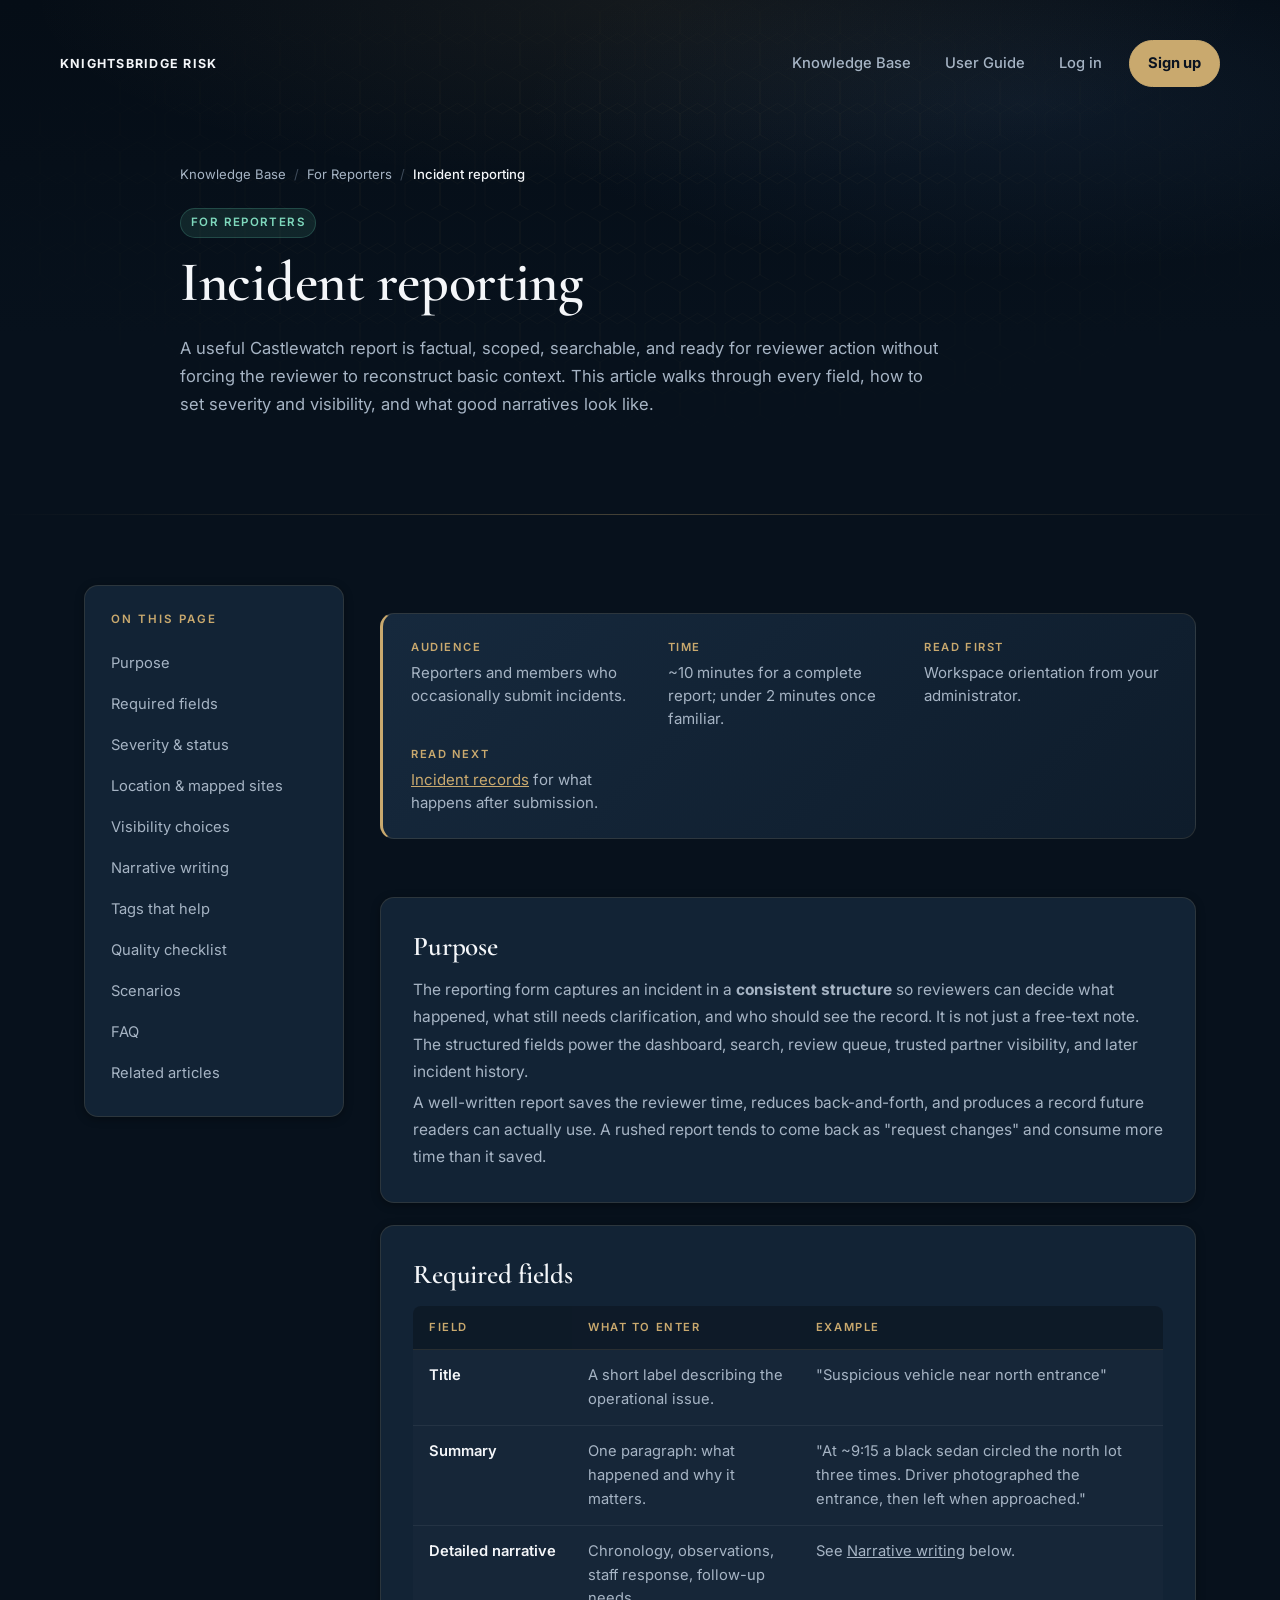
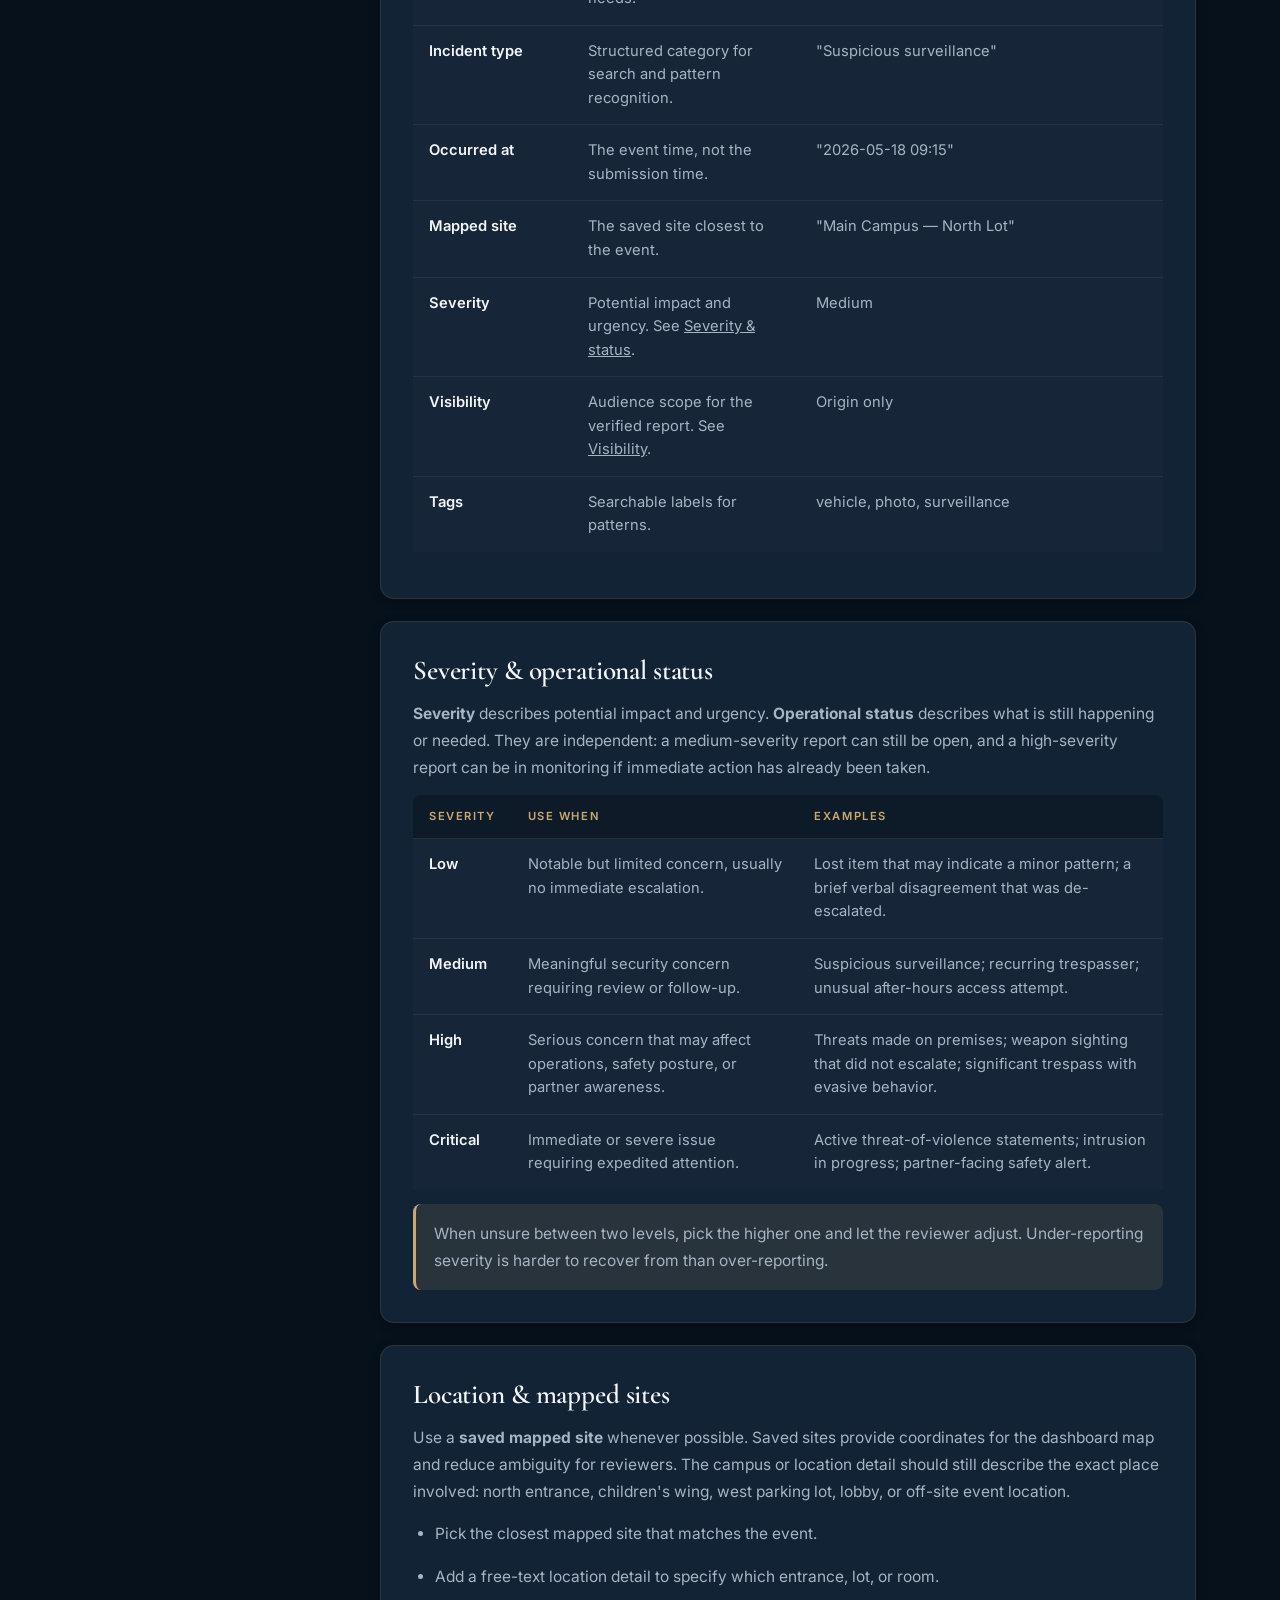
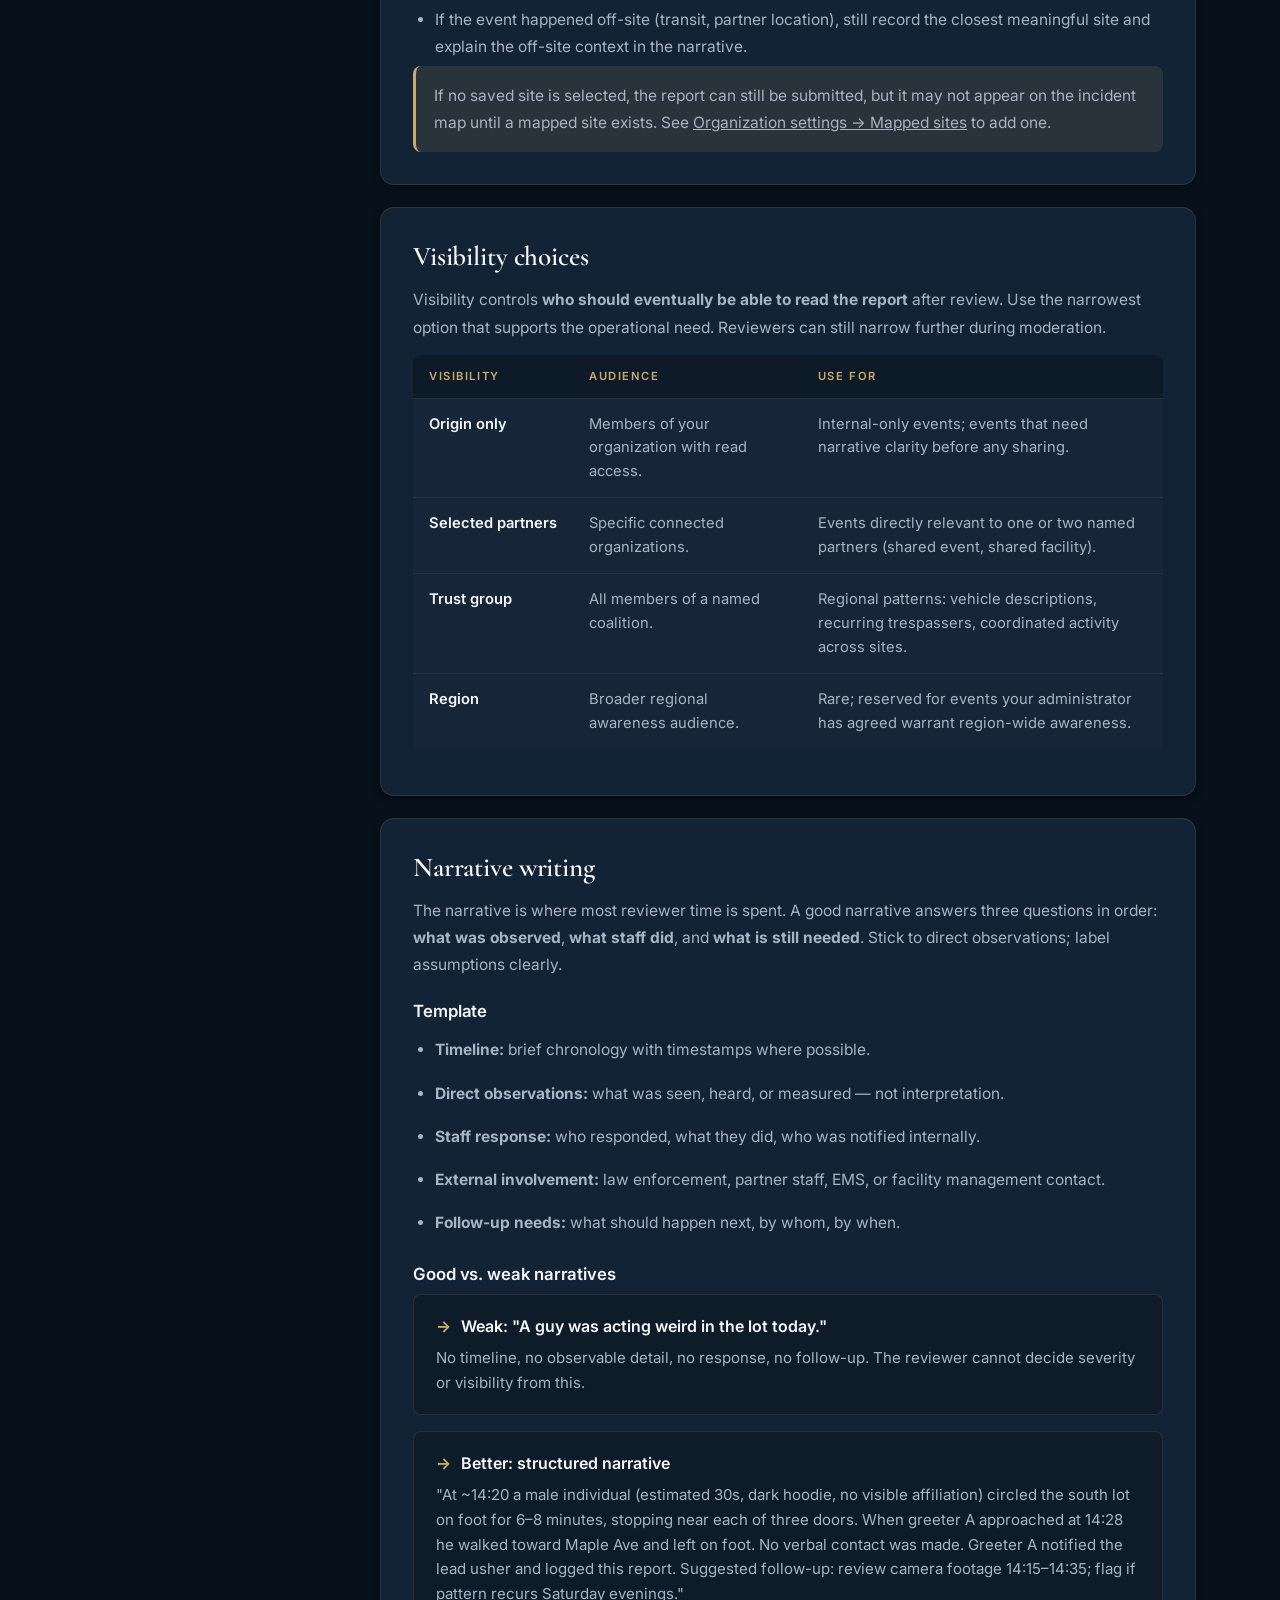
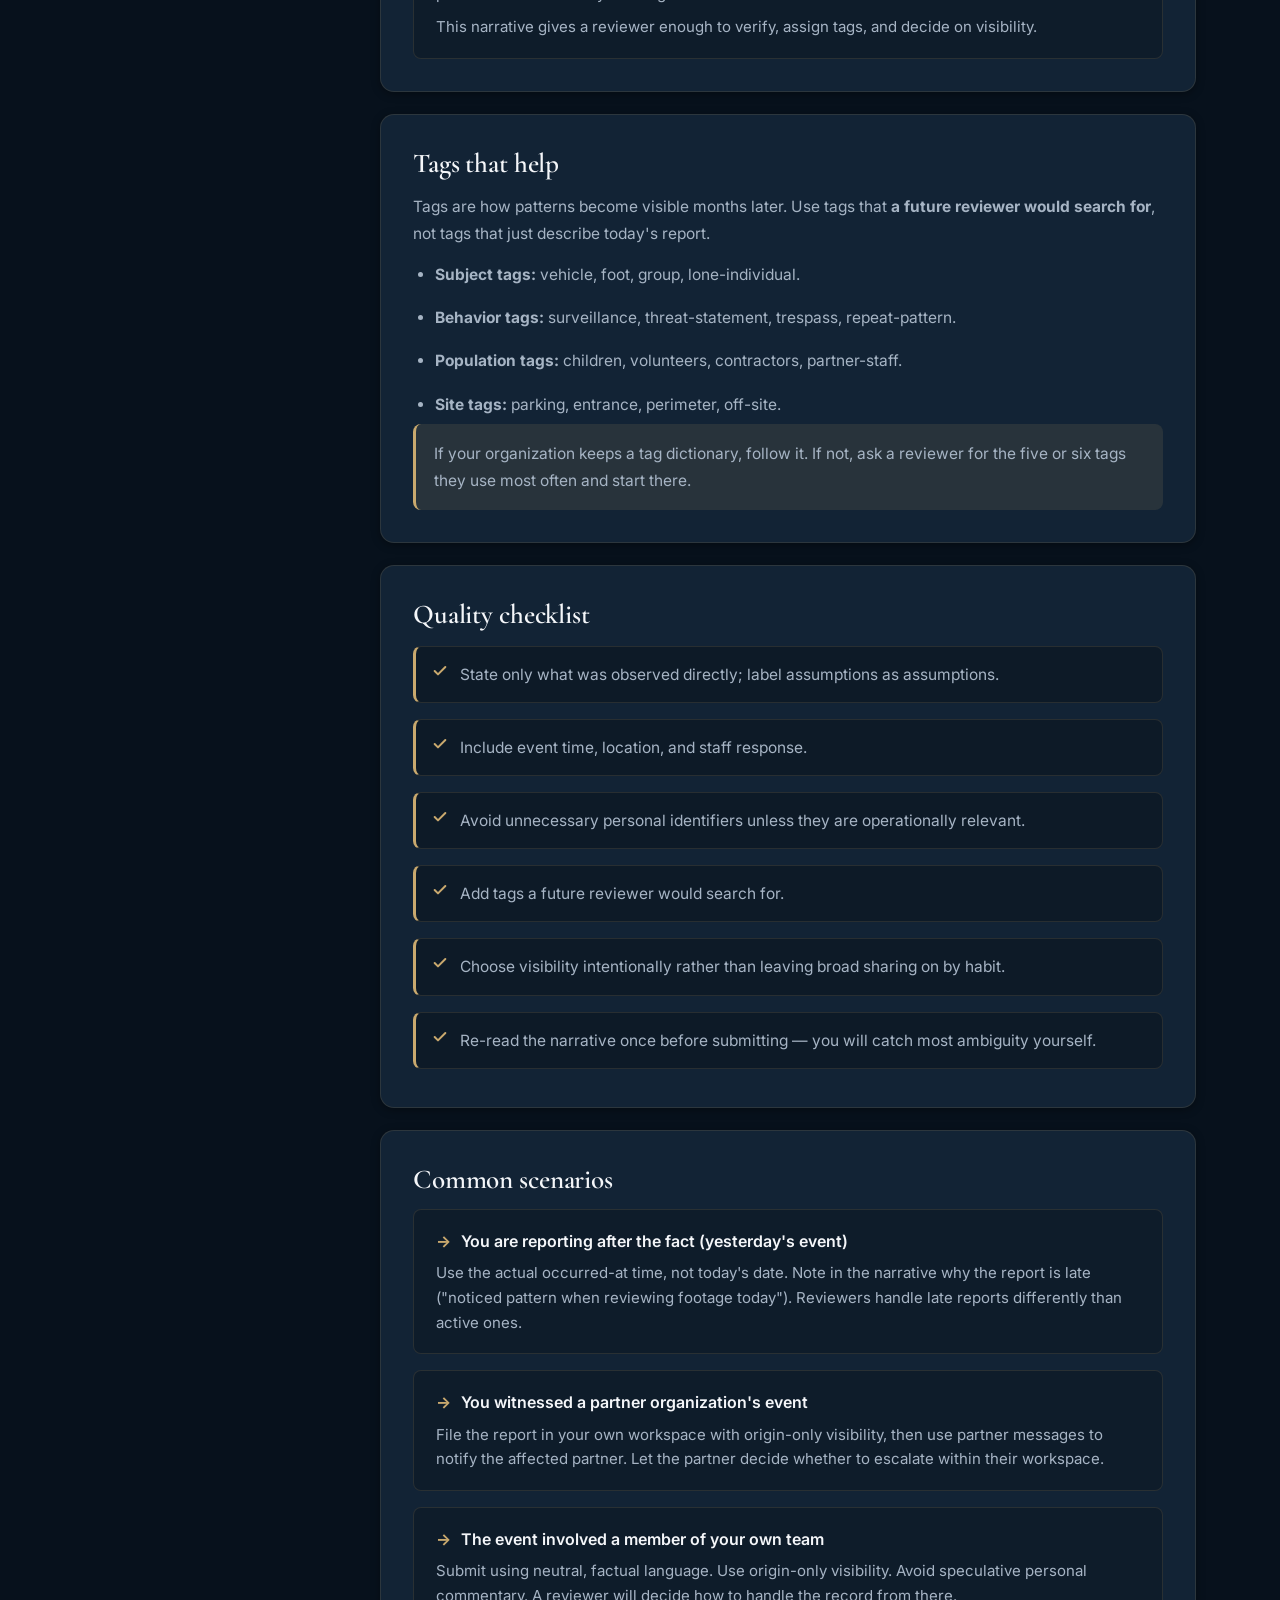
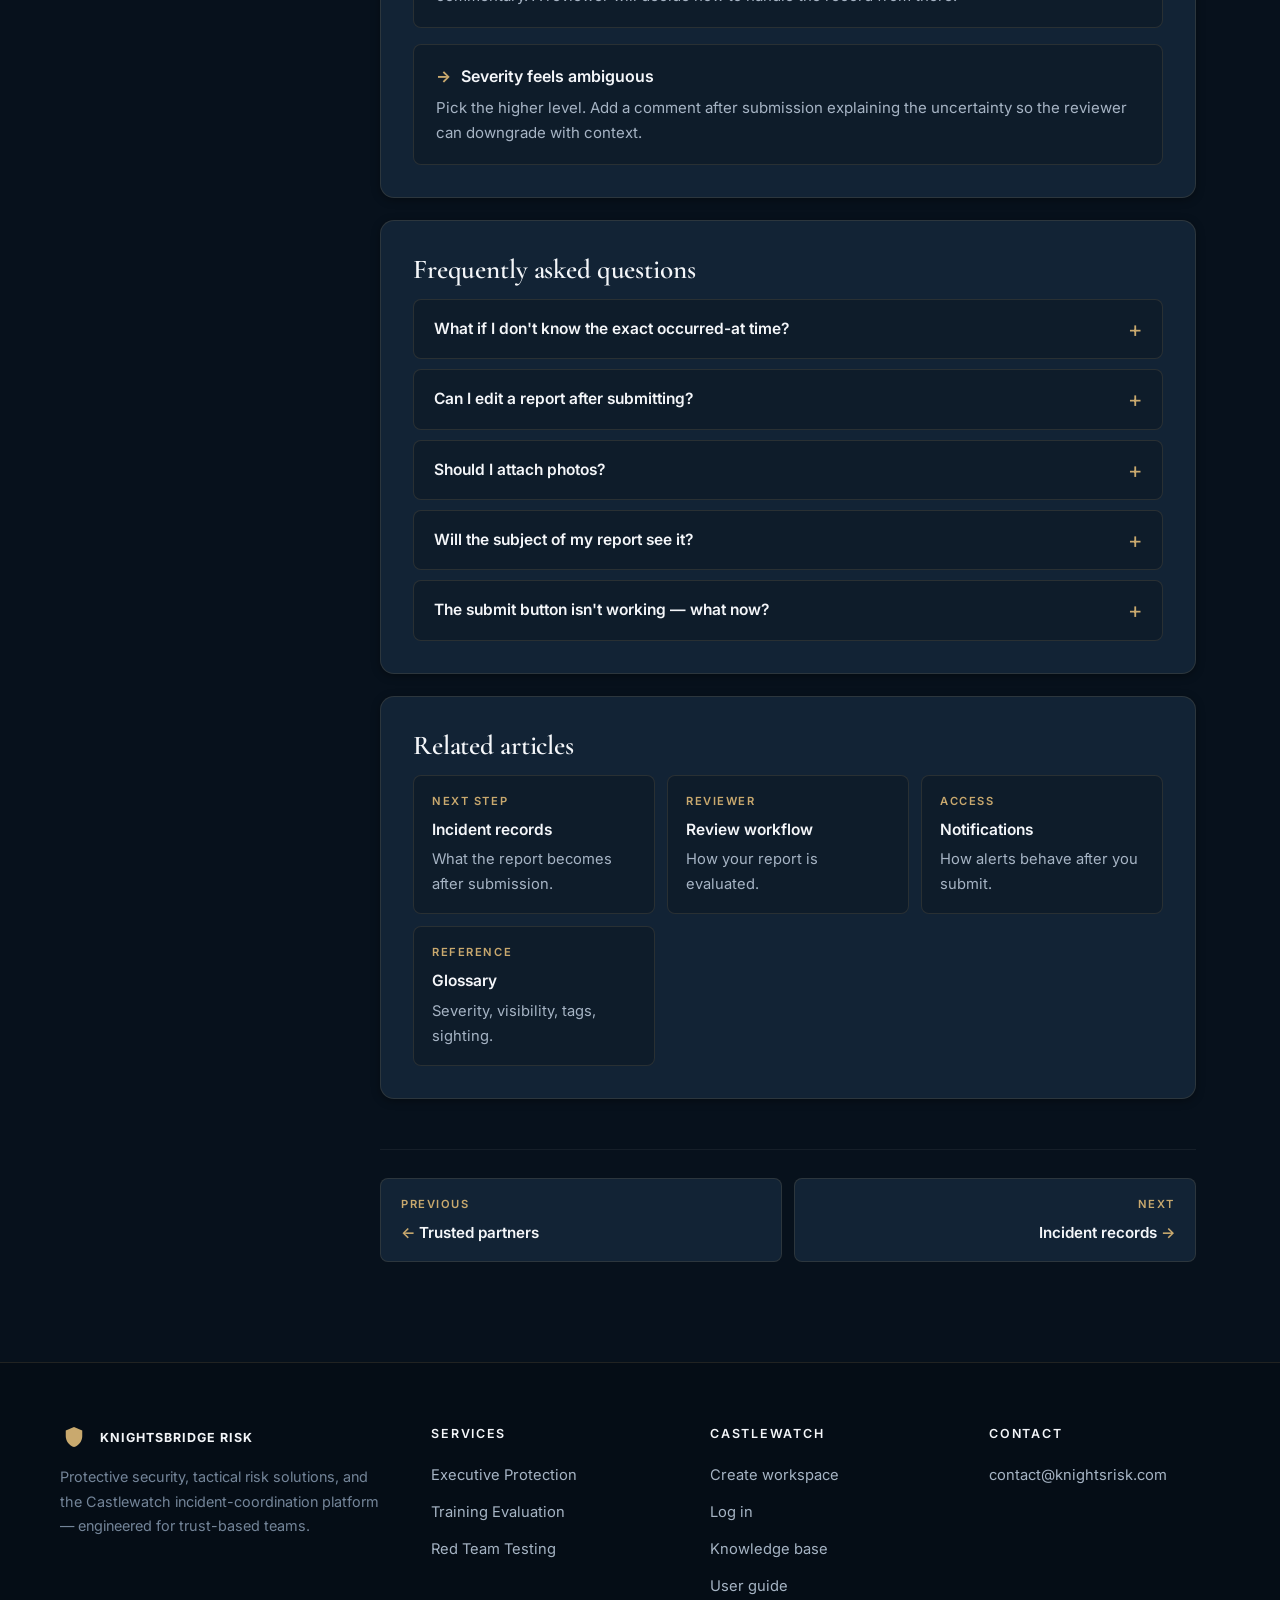
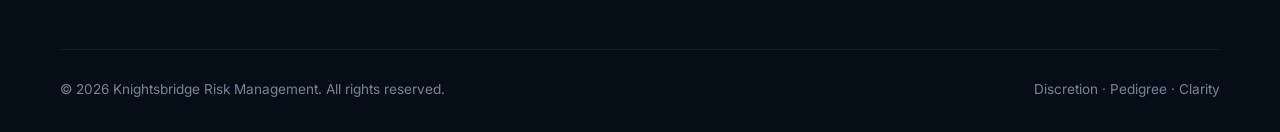
<file: knowledge-base/incident-reporting/index.html>
<!DOCTYPE html>
<html lang="en">
<head>
  <meta charset="UTF-8">
  <meta name="viewport" content="width=device-width, initial-scale=1.0">
  <title>Incident Reporting | Castlewatch Knowledge Base</title>
  <meta name="description" content="Detailed guidance for submitting structured Castlewatch incident reports with severity, site, visibility, tags, summary, and narrative.">
  <link rel="icon" type="image/png" sizes="32x32" href="../../assets/favicon-32.png">
  <link rel="icon" type="image/png" sizes="16x16" href="../../assets/favicon-16.png">
  <link rel="apple-touch-icon" sizes="180x180" href="../../assets/favicon-180.png">
  <link rel="shortcut icon" href="../../assets/favicon.ico" type="image/x-icon">
  <link rel="stylesheet" href="../styles.css">
</head>
<body>
  <header>
    <nav class="nav" aria-label="Primary navigation">
      <a class="nav-brand" href="../../">Knightsbridge Risk</a>
      <div class="nav-links">
        <a href="../">Knowledge Base</a>
        <a href="../../user-guide/">User Guide</a>
        <a href="https://castlewatch.onrender.com/login">Log in</a>
        <a class="primary" href="https://castlewatch.onrender.com/signup">Sign up</a>
      </div>
    </nav>
    <section class="hero">
      <nav class="breadcrumb" aria-label="Breadcrumb">
        <a href="../">Knowledge Base</a>
        <span class="sep">/</span>
        <a href="../#reporters">For Reporters</a>
        <span class="sep">/</span>
        <span class="current">Incident reporting</span>
      </nav>
      <span class="role-tag reporter">For Reporters</span>
      <h1 style="margin-top:14px">Incident reporting</h1>
      <p class="lead">A useful Castlewatch report is factual, scoped, searchable, and ready for reviewer action without forcing the reviewer to reconstruct basic context. This article walks through every field, how to set severity and visibility, and what good narratives look like.</p>
    </section>
  </header>

  <main class="article-layout">
    <aside class="toc">
      <h2>On this page</h2>
      <ol>
        <li><a href="#purpose">Purpose</a></li>
        <li><a href="#fields">Required fields</a></li>
        <li><a href="#severity">Severity &amp; status</a></li>
        <li><a href="#location">Location &amp; mapped sites</a></li>
        <li><a href="#visibility">Visibility choices</a></li>
        <li><a href="#narrative">Narrative writing</a></li>
        <li><a href="#tags">Tags that help</a></li>
        <li><a href="#quality">Quality checklist</a></li>
        <li><a href="#scenarios">Scenarios</a></li>
        <li><a href="#faq">FAQ</a></li>
        <li><a href="#related">Related articles</a></li>
      </ol>
    </aside>

    <article class="article-body">
      <dl class="summary-box">
        <div><dt>Audience</dt><dd>Reporters and members who occasionally submit incidents.</dd></div>
        <div><dt>Time</dt><dd>~10 minutes for a complete report; under 2 minutes once familiar.</dd></div>
        <div><dt>Read first</dt><dd>Workspace orientation from your administrator.</dd></div>
        <div><dt>Read next</dt><dd><a href="../incident-records/" style="color:var(--accent)">Incident records</a> for what happens after submission.</dd></div>
      </dl>

      <section id="purpose" class="panel">
        <h2>Purpose</h2>
        <p>The reporting form captures an incident in a <strong>consistent structure</strong> so reviewers can decide what happened, what still needs clarification, and who should see the record. It is not just a free-text note. The structured fields power the dashboard, search, review queue, trusted partner visibility, and later incident history.</p>
        <p>A well-written report saves the reviewer time, reduces back-and-forth, and produces a record future readers can actually use. A rushed report tends to come back as "request changes" and consume more time than it saved.</p>
      </section>

      <section id="fields" class="panel">
        <h2>Required fields</h2>
        <table class="field-table">
          <thead><tr><th>Field</th><th>What to enter</th><th>Example</th></tr></thead>
          <tbody>
            <tr><td>Title</td><td>A short label describing the operational issue.</td><td>"Suspicious vehicle near north entrance"</td></tr>
            <tr><td>Summary</td><td>One paragraph: what happened and why it matters.</td><td>"At ~9:15 a black sedan circled the north lot three times. Driver photographed the entrance, then left when approached."</td></tr>
            <tr><td>Detailed narrative</td><td>Chronology, observations, staff response, follow-up needs.</td><td>See <a href="#narrative">Narrative writing</a> below.</td></tr>
            <tr><td>Incident type</td><td>Structured category for search and pattern recognition.</td><td>"Suspicious surveillance"</td></tr>
            <tr><td>Occurred at</td><td>The event time, not the submission time.</td><td>"2026-05-18 09:15"</td></tr>
            <tr><td>Mapped site</td><td>The saved site closest to the event.</td><td>"Main Campus &mdash; North Lot"</td></tr>
            <tr><td>Severity</td><td>Potential impact and urgency. See <a href="#severity">Severity &amp; status</a>.</td><td>Medium</td></tr>
            <tr><td>Visibility</td><td>Audience scope for the verified report. See <a href="#visibility">Visibility</a>.</td><td>Origin only</td></tr>
            <tr><td>Tags</td><td>Searchable labels for patterns.</td><td>vehicle, photo, surveillance</td></tr>
          </tbody>
        </table>
      </section>

      <section id="severity" class="panel">
        <h2>Severity &amp; operational status</h2>
        <p><strong>Severity</strong> describes potential impact and urgency. <strong>Operational status</strong> describes what is still happening or needed. They are independent: a medium-severity report can still be open, and a high-severity report can be in monitoring if immediate action has already been taken.</p>
        <table class="field-table">
          <thead><tr><th>Severity</th><th>Use when</th><th>Examples</th></tr></thead>
          <tbody>
            <tr><td>Low</td><td>Notable but limited concern, usually no immediate escalation.</td><td>Lost item that may indicate a minor pattern; a brief verbal disagreement that was de-escalated.</td></tr>
            <tr><td>Medium</td><td>Meaningful security concern requiring review or follow-up.</td><td>Suspicious surveillance; recurring trespasser; unusual after-hours access attempt.</td></tr>
            <tr><td>High</td><td>Serious concern that may affect operations, safety posture, or partner awareness.</td><td>Threats made on premises; weapon sighting that did not escalate; significant trespass with evasive behavior.</td></tr>
            <tr><td>Critical</td><td>Immediate or severe issue requiring expedited attention.</td><td>Active threat-of-violence statements; intrusion in progress; partner-facing safety alert.</td></tr>
          </tbody>
        </table>
        <p class="note">When unsure between two levels, pick the higher one and let the reviewer adjust. Under-reporting severity is harder to recover from than over-reporting.</p>
      </section>

      <section id="location" class="panel">
        <h2>Location &amp; mapped sites</h2>
        <p>Use a <strong>saved mapped site</strong> whenever possible. Saved sites provide coordinates for the dashboard map and reduce ambiguity for reviewers. The campus or location detail should still describe the exact place involved: north entrance, children's wing, west parking lot, lobby, or off-site event location.</p>
        <ul>
          <li>Pick the closest mapped site that matches the event.</li>
          <li>Add a free-text location detail to specify which entrance, lot, or room.</li>
          <li>If the event happened off-site (transit, partner location), still record the closest meaningful site and explain the off-site context in the narrative.</li>
        </ul>
        <p class="note">If no saved site is selected, the report can still be submitted, but it may not appear on the incident map until a mapped site exists. See <a href="../organization-settings/#sites">Organization settings &rarr; Mapped sites</a> to add one.</p>
      </section>

      <section id="visibility" class="panel">
        <h2>Visibility choices</h2>
        <p>Visibility controls <strong>who should eventually be able to read the report</strong> after review. Use the narrowest option that supports the operational need. Reviewers can still narrow further during moderation.</p>
        <table class="field-table">
          <thead><tr><th>Visibility</th><th>Audience</th><th>Use for</th></tr></thead>
          <tbody>
            <tr><td>Origin only</td><td>Members of your organization with read access.</td><td>Internal-only events; events that need narrative clarity before any sharing.</td></tr>
            <tr><td>Selected partners</td><td>Specific connected organizations.</td><td>Events directly relevant to one or two named partners (shared event, shared facility).</td></tr>
            <tr><td>Trust group</td><td>All members of a named coalition.</td><td>Regional patterns: vehicle descriptions, recurring trespassers, coordinated activity across sites.</td></tr>
            <tr><td>Region</td><td>Broader regional awareness audience.</td><td>Rare; reserved for events your administrator has agreed warrant region-wide awareness.</td></tr>
          </tbody>
        </table>
      </section>

      <section id="narrative" class="panel">
        <h2>Narrative writing</h2>
        <p>The narrative is where most reviewer time is spent. A good narrative answers three questions in order: <strong>what was observed</strong>, <strong>what staff did</strong>, and <strong>what is still needed</strong>. Stick to direct observations; label assumptions clearly.</p>
        <h3>Template</h3>
        <ul>
          <li><strong>Timeline:</strong> brief chronology with timestamps where possible.</li>
          <li><strong>Direct observations:</strong> what was seen, heard, or measured &mdash; not interpretation.</li>
          <li><strong>Staff response:</strong> who responded, what they did, who was notified internally.</li>
          <li><strong>External involvement:</strong> law enforcement, partner staff, EMS, or facility management contact.</li>
          <li><strong>Follow-up needs:</strong> what should happen next, by whom, by when.</li>
        </ul>
        <h3>Good vs. weak narratives</h3>
        <div class="scenarios">
          <div class="scenario">
            <h4>Weak: "A guy was acting weird in the lot today."</h4>
            <p>No timeline, no observable detail, no response, no follow-up. The reviewer cannot decide severity or visibility from this.</p>
          </div>
          <div class="scenario">
            <h4>Better: structured narrative</h4>
            <p>"At ~14:20 a male individual (estimated 30s, dark hoodie, no visible affiliation) circled the south lot on foot for 6&ndash;8 minutes, stopping near each of three doors. When greeter A approached at 14:28 he walked toward Maple Ave and left on foot. No verbal contact was made. Greeter A notified the lead usher and logged this report. Suggested follow-up: review camera footage 14:15&ndash;14:35; flag if pattern recurs Saturday evenings."</p>
            <p>This narrative gives a reviewer enough to verify, assign tags, and decide on visibility.</p>
          </div>
        </div>
      </section>

      <section id="tags" class="panel">
        <h2>Tags that help</h2>
        <p>Tags are how patterns become visible months later. Use tags that <strong>a future reviewer would search for</strong>, not tags that just describe today's report.</p>
        <ul>
          <li><strong>Subject tags:</strong> vehicle, foot, group, lone-individual.</li>
          <li><strong>Behavior tags:</strong> surveillance, threat-statement, trespass, repeat-pattern.</li>
          <li><strong>Population tags:</strong> children, volunteers, contractors, partner-staff.</li>
          <li><strong>Site tags:</strong> parking, entrance, perimeter, off-site.</li>
        </ul>
        <p class="note">If your organization keeps a tag dictionary, follow it. If not, ask a reviewer for the five or six tags they use most often and start there.</p>
      </section>

      <section id="quality" class="panel">
        <h2>Quality checklist</h2>
        <ul class="checklist">
          <li>State only what was observed directly; label assumptions as assumptions.</li>
          <li>Include event time, location, and staff response.</li>
          <li>Avoid unnecessary personal identifiers unless they are operationally relevant.</li>
          <li>Add tags a future reviewer would search for.</li>
          <li>Choose visibility intentionally rather than leaving broad sharing on by habit.</li>
          <li>Re-read the narrative once before submitting &mdash; you will catch most ambiguity yourself.</li>
        </ul>
      </section>

      <section id="scenarios" class="panel">
        <h2>Common scenarios</h2>
        <div class="scenarios">
          <div class="scenario">
            <h4>You are reporting after the fact (yesterday's event)</h4>
            <p>Use the actual occurred-at time, not today's date. Note in the narrative why the report is late ("noticed pattern when reviewing footage today"). Reviewers handle late reports differently than active ones.</p>
          </div>
          <div class="scenario">
            <h4>You witnessed a partner organization's event</h4>
            <p>File the report in your own workspace with origin-only visibility, then use partner messages to notify the affected partner. Let the partner decide whether to escalate within their workspace.</p>
          </div>
          <div class="scenario">
            <h4>The event involved a member of your own team</h4>
            <p>Submit using neutral, factual language. Use origin-only visibility. Avoid speculative personal commentary. A reviewer will decide how to handle the record from there.</p>
          </div>
          <div class="scenario">
            <h4>Severity feels ambiguous</h4>
            <p>Pick the higher level. Add a comment after submission explaining the uncertainty so the reviewer can downgrade with context.</p>
          </div>
        </div>
      </section>

      <section id="faq" class="panel">
        <h2>Frequently asked questions</h2>
        <div class="faq">
          <details>
            <summary>What if I don't know the exact occurred-at time?</summary>
            <p>Use the best approximation and note the uncertainty in the narrative ("~14:20, between 2:15 and 2:30"). Do not leave the field blank or use the submission time as a stand-in.</p>
          </details>
          <details>
            <summary>Can I edit a report after submitting?</summary>
            <p>Limited fields can be edited before a reviewer claims the report. After review starts, ask the reviewer to <em>request changes</em>, which returns the report to you for edits.</p>
          </details>
          <details>
            <summary>Should I attach photos?</summary>
            <p>Yes when they materially clarify the event. Avoid attaching general or sensitive material. See <a href="../incident-records/#attachments">Incident records &rarr; Attachments</a>.</p>
          </details>
          <details>
            <summary>Will the subject of my report see it?</summary>
            <p>No. Castlewatch does not notify report subjects. Visibility controls who in your workspace and partner network can read the verified record.</p>
          </details>
          <details>
            <summary>The submit button isn't working &mdash; what now?</summary>
            <p>Check for a red field validation message or a toast at the top of the page. The most common cause is a missing required field. If the form is otherwise complete, see <a href="../troubleshooting/#reports">Troubleshooting &rarr; Blocked reports</a>.</p>
          </details>
        </div>
      </section>

      <section id="related" class="panel">
        <h2>Related articles</h2>
        <div class="related-articles">
          <a href="../incident-records/"><span class="meta">Next step</span><strong>Incident records</strong>What the report becomes after submission.</a>
          <a href="../review-workflow/"><span class="meta">Reviewer</span><strong>Review workflow</strong>How your report is evaluated.</a>
          <a href="../notifications-access/"><span class="meta">Access</span><strong>Notifications</strong>How alerts behave after you submit.</a>
          <a href="../glossary/"><span class="meta">Reference</span><strong>Glossary</strong>Severity, visibility, tags, sighting.</a>
        </div>
      </section>

      <nav class="prev-next" aria-label="Article navigation">
        <a class="prev" href="../trusted-partners/">
          <span class="label">Previous</span>
          <span class="title">Trusted partners</span>
        </a>
        <a class="next" href="../incident-records/">
          <span class="label">Next</span>
          <span class="title">Incident records</span>
        </a>
      </nav>
    </article>
  </main>

  <footer>
    <div class="footer-inner">
      <div class="footer-col">
        <div class="footer-brand">
          <span class="footer-brand-mark" aria-hidden="true">
            <svg width="22" height="22" viewBox="0 0 24 24" fill="currentColor"><path d="M12 1L3 5v6c0 5.55 3.84 10.74 9 12 5.16-1.26 9-6.45 9-12V5l-9-4z"/></svg>
          </span>
          <span>Knightsbridge Risk</span>
        </div>
        <p>Protective security, tactical risk solutions, and the Castlewatch incident-coordination platform &mdash; engineered for trust-based teams.</p>
      </div>
      <div class="footer-col">
        <h4>Services</h4>
        <ul>
          <li><a href="../../#capabilities">Executive Protection</a></li>
          <li><a href="../../#capabilities">Training Evaluation</a></li>
          <li><a href="../../#capabilities">Red Team Testing</a></li>
        </ul>
      </div>
      <div class="footer-col">
        <h4>Castlewatch</h4>
        <ul>
          <li><a href="https://castlewatch.onrender.com/signup">Create workspace</a></li>
          <li><a href="https://castlewatch.onrender.com/login">Log in</a></li>
          <li><a href="../">Knowledge base</a></li>
          <li><a href="../../user-guide/">User guide</a></li>
        </ul>
      </div>
      <div class="footer-col">
        <h4>Contact</h4>
        <ul>
          <li><a href="mailto:contact@knightsrisk.com">contact@knightsrisk.com</a></li>
        </ul>
      </div>
    </div>
    <div class="footer-bottom">
      <span>&copy; 2026 Knightsbridge Risk Management. All rights reserved.</span>
      <span>Discretion &middot; Pedigree &middot; Clarity</span>
    </div>
  </footer>
</body>
</html>
</file>
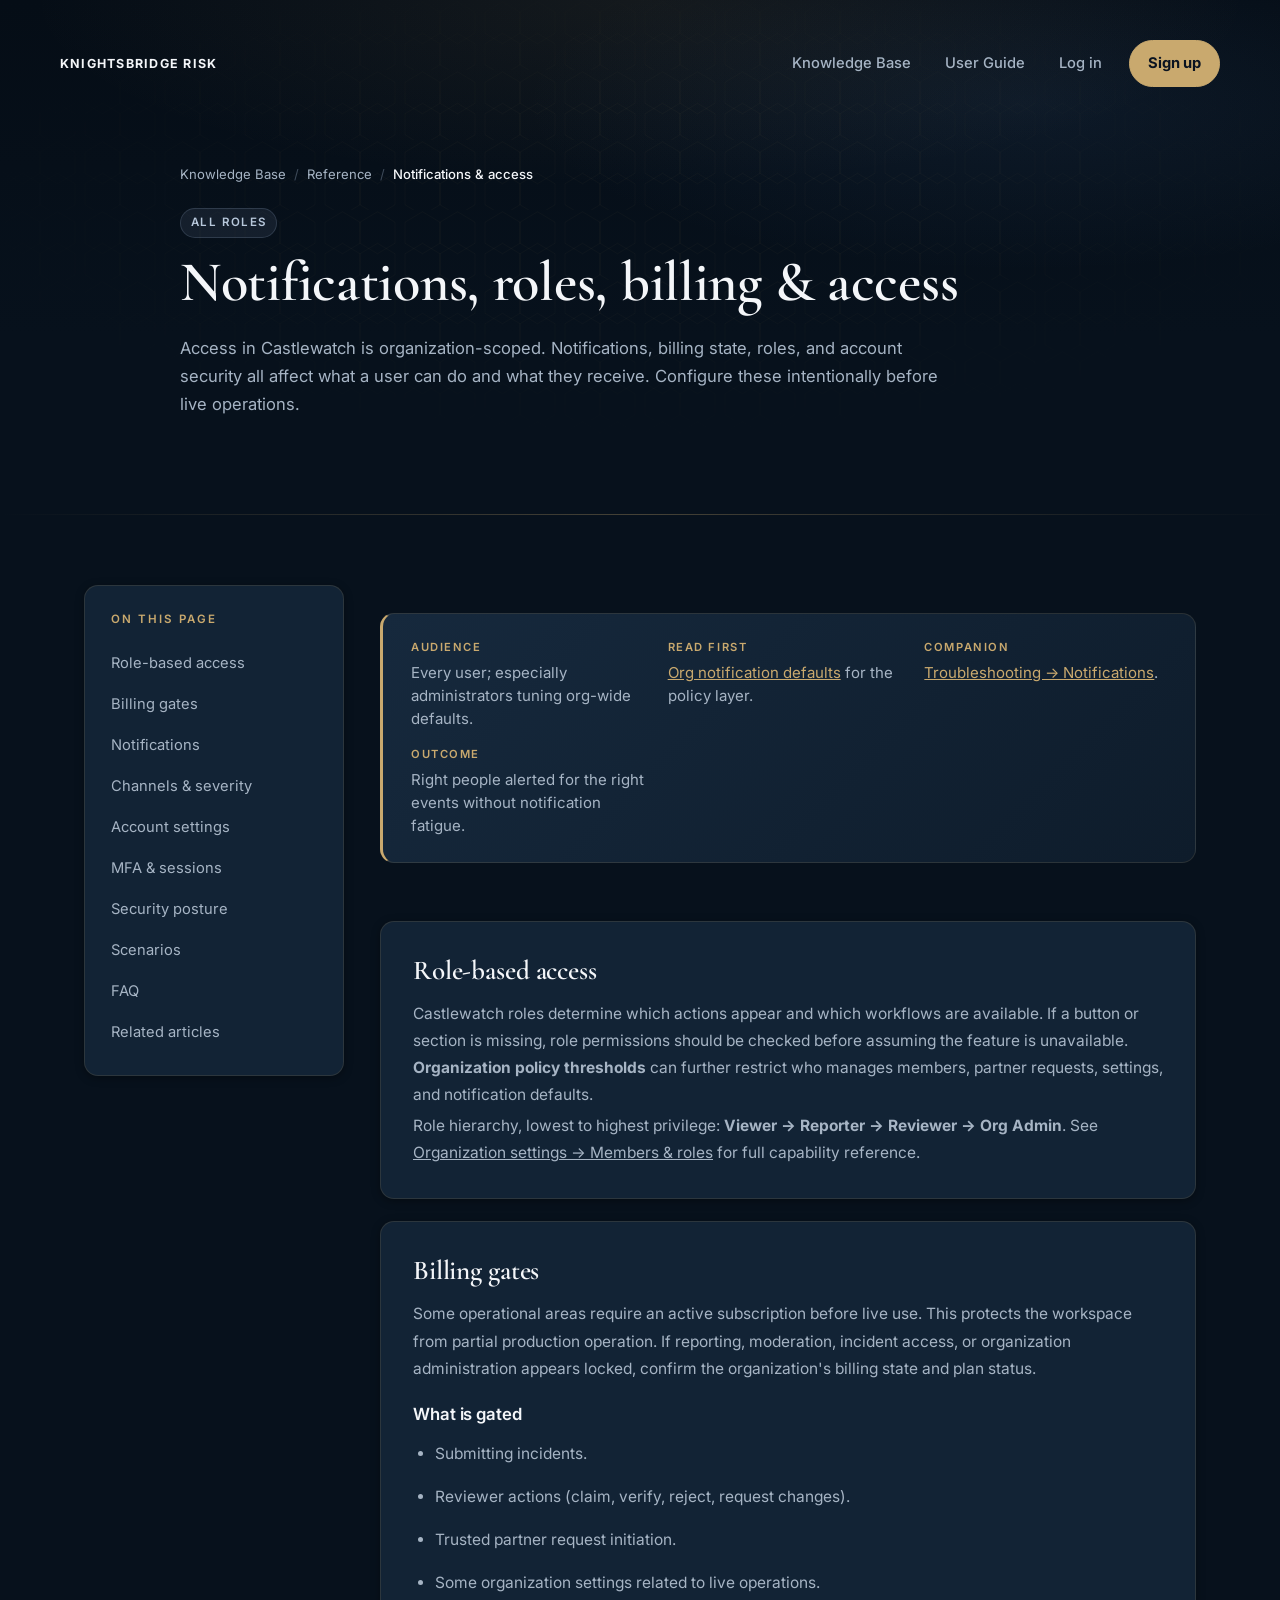
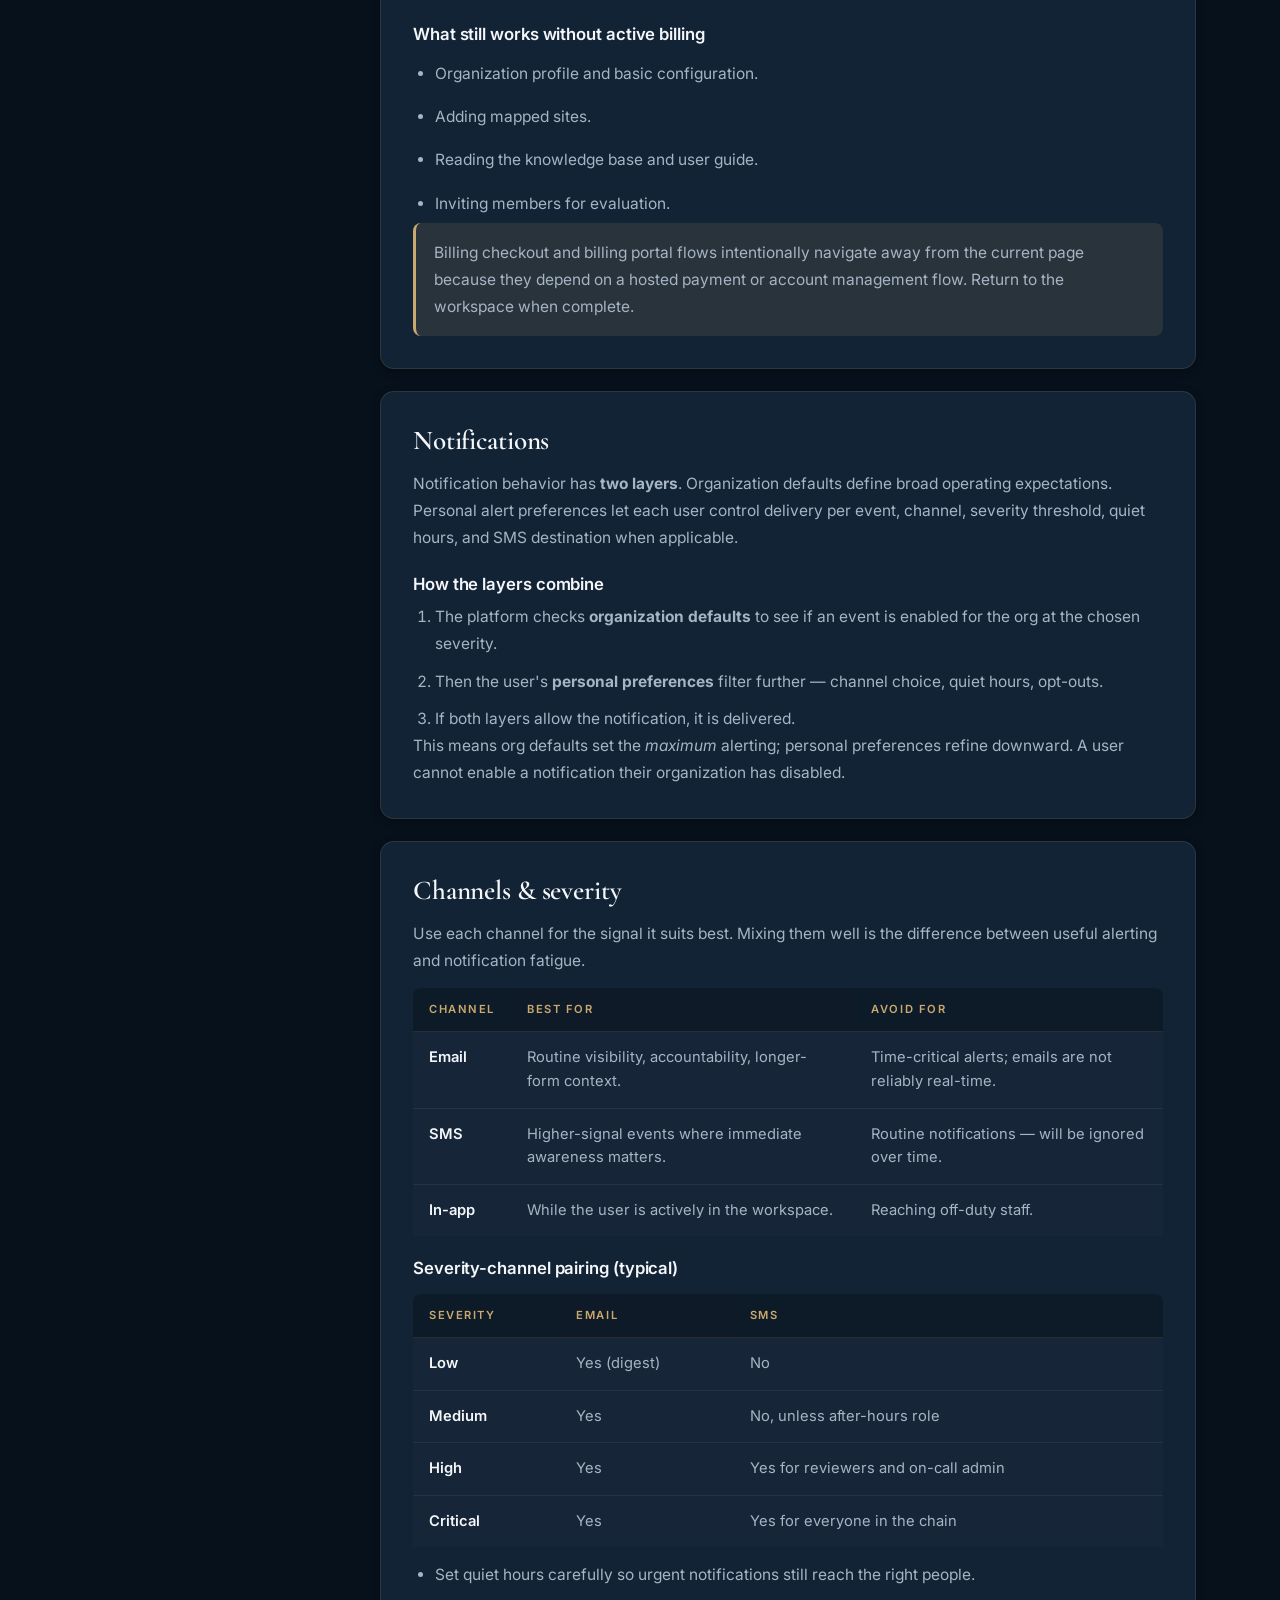
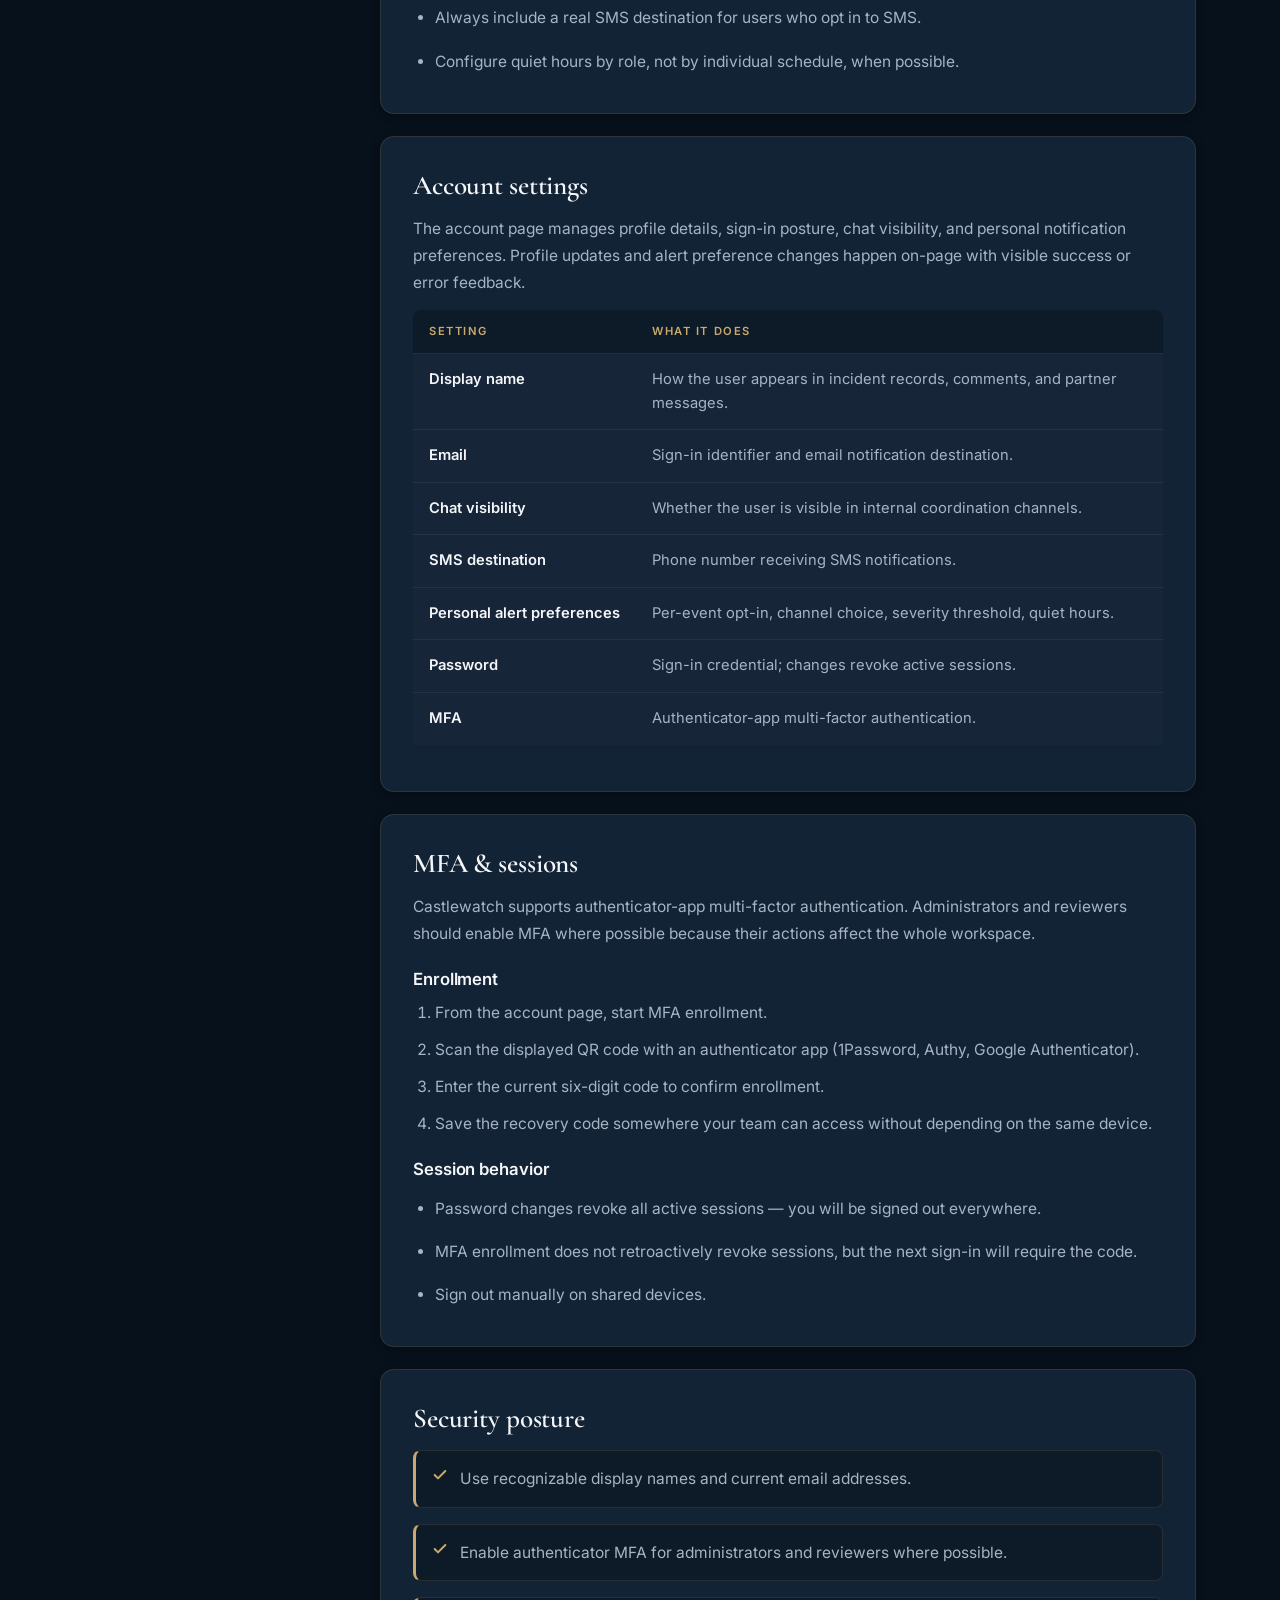
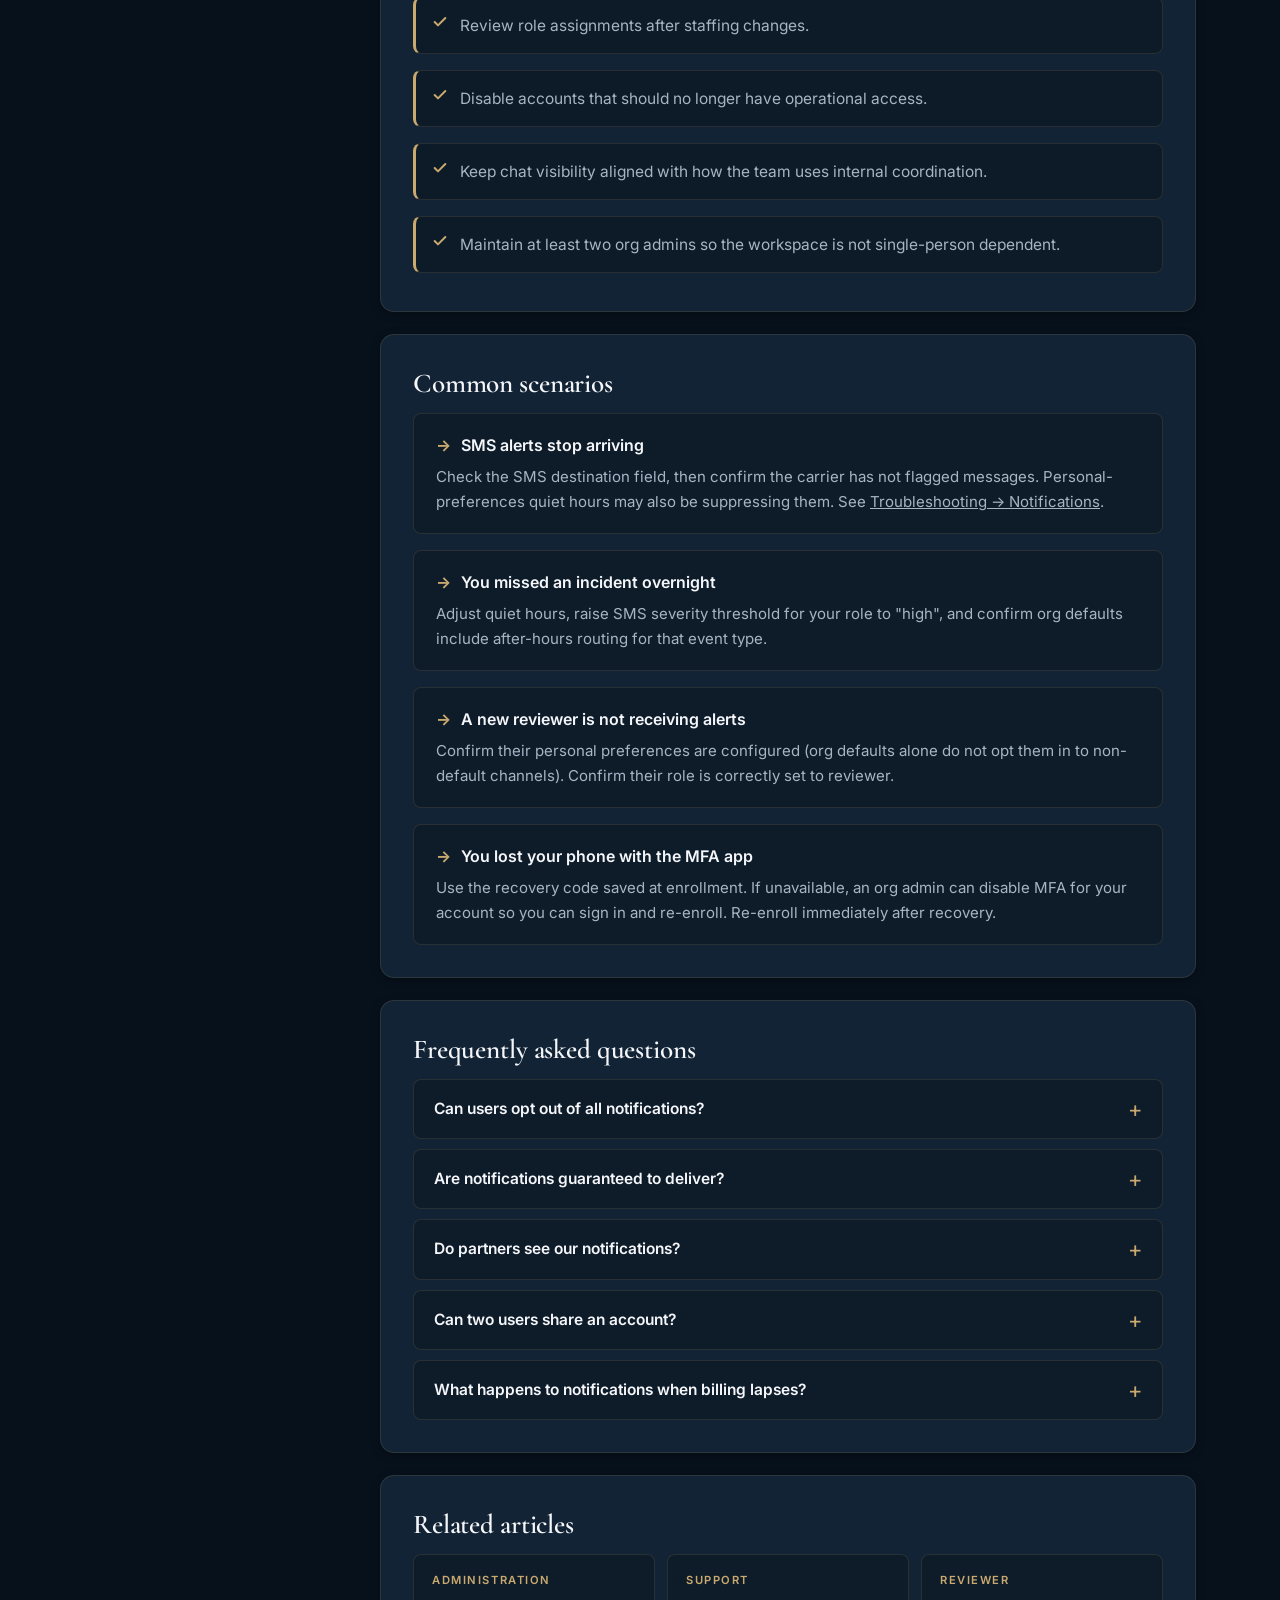
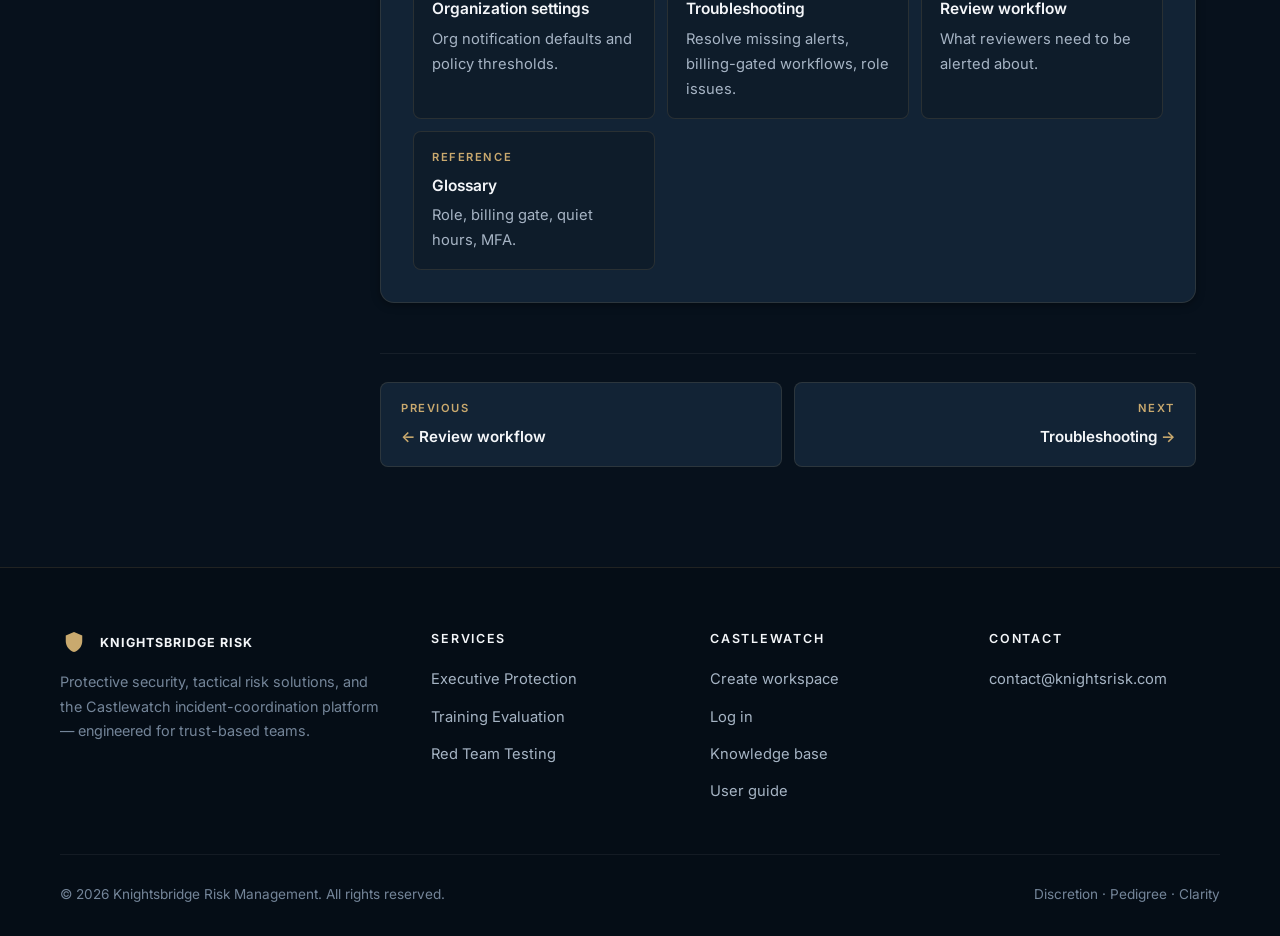
<file: knowledge-base/notifications-access/index.html>
<!DOCTYPE html>
<html lang="en">
<head>
  <meta charset="UTF-8">
  <meta name="viewport" content="width=device-width, initial-scale=1.0">
  <title>Notifications, Roles, Billing &amp; Access | Castlewatch Knowledge Base</title>
  <meta name="description" content="Castlewatch guidance for notification settings, role access, subscription gates, account profile, password, chat visibility, and MFA.">
  <link rel="icon" type="image/png" sizes="32x32" href="../../assets/favicon-32.png">
  <link rel="icon" type="image/png" sizes="16x16" href="../../assets/favicon-16.png">
  <link rel="apple-touch-icon" sizes="180x180" href="../../assets/favicon-180.png">
  <link rel="shortcut icon" href="../../assets/favicon.ico" type="image/x-icon">
  <link rel="stylesheet" href="../styles.css">
</head>
<body>
  <header>
    <nav class="nav" aria-label="Primary navigation">
      <a class="nav-brand" href="../../">Knightsbridge Risk</a>
      <div class="nav-links">
        <a href="../">Knowledge Base</a>
        <a href="../../user-guide/">User Guide</a>
        <a href="https://castlewatch.onrender.com/login">Log in</a>
        <a class="primary" href="https://castlewatch.onrender.com/signup">Sign up</a>
      </div>
    </nav>
    <section class="hero">
      <nav class="breadcrumb" aria-label="Breadcrumb">
        <a href="../">Knowledge Base</a>
        <span class="sep">/</span>
        <a href="../#reference">Reference</a>
        <span class="sep">/</span>
        <span class="current">Notifications &amp; access</span>
      </nav>
      <span class="role-tag reference">All roles</span>
      <h1 style="margin-top:14px">Notifications, roles, billing &amp; access</h1>
      <p class="lead">Access in Castlewatch is organization-scoped. Notifications, billing state, roles, and account security all affect what a user can do and what they receive. Configure these intentionally before live operations.</p>
    </section>
  </header>

  <main class="article-layout">
    <aside class="toc">
      <h2>On this page</h2>
      <ol>
        <li><a href="#roles">Role-based access</a></li>
        <li><a href="#billing">Billing gates</a></li>
        <li><a href="#notifications">Notifications</a></li>
        <li><a href="#channels">Channels &amp; severity</a></li>
        <li><a href="#account">Account settings</a></li>
        <li><a href="#mfa">MFA &amp; sessions</a></li>
        <li><a href="#security">Security posture</a></li>
        <li><a href="#scenarios">Scenarios</a></li>
        <li><a href="#faq">FAQ</a></li>
        <li><a href="#related">Related articles</a></li>
      </ol>
    </aside>

    <article class="article-body">
      <dl class="summary-box">
        <div><dt>Audience</dt><dd>Every user; especially administrators tuning org-wide defaults.</dd></div>
        <div><dt>Read first</dt><dd><a href="../organization-settings/#notifications" style="color:var(--accent)">Org notification defaults</a> for the policy layer.</dd></div>
        <div><dt>Companion</dt><dd><a href="../troubleshooting/#notifications" style="color:var(--accent)">Troubleshooting &rarr; Notifications</a>.</dd></div>
        <div><dt>Outcome</dt><dd>Right people alerted for the right events without notification fatigue.</dd></div>
      </dl>

      <section id="roles" class="panel">
        <h2>Role-based access</h2>
        <p>Castlewatch roles determine which actions appear and which workflows are available. If a button or section is missing, role permissions should be checked before assuming the feature is unavailable. <strong>Organization policy thresholds</strong> can further restrict who manages members, partner requests, settings, and notification defaults.</p>
        <p>Role hierarchy, lowest to highest privilege: <strong>Viewer &rarr; Reporter &rarr; Reviewer &rarr; Org Admin</strong>. See <a href="../organization-settings/#members">Organization settings &rarr; Members &amp; roles</a> for full capability reference.</p>
      </section>

      <section id="billing" class="panel">
        <h2>Billing gates</h2>
        <p>Some operational areas require an active subscription before live use. This protects the workspace from partial production operation. If reporting, moderation, incident access, or organization administration appears locked, confirm the organization's billing state and plan status.</p>
        <h3>What is gated</h3>
        <ul>
          <li>Submitting incidents.</li>
          <li>Reviewer actions (claim, verify, reject, request changes).</li>
          <li>Trusted partner request initiation.</li>
          <li>Some organization settings related to live operations.</li>
        </ul>
        <h3>What still works without active billing</h3>
        <ul>
          <li>Organization profile and basic configuration.</li>
          <li>Adding mapped sites.</li>
          <li>Reading the knowledge base and user guide.</li>
          <li>Inviting members for evaluation.</li>
        </ul>
        <p class="note">Billing checkout and billing portal flows intentionally navigate away from the current page because they depend on a hosted payment or account management flow. Return to the workspace when complete.</p>
      </section>

      <section id="notifications" class="panel">
        <h2>Notifications</h2>
        <p>Notification behavior has <strong>two layers</strong>. Organization defaults define broad operating expectations. Personal alert preferences let each user control delivery per event, channel, severity threshold, quiet hours, and SMS destination when applicable.</p>
        <h3>How the layers combine</h3>
        <ol>
          <li>The platform checks <strong>organization defaults</strong> to see if an event is enabled for the org at the chosen severity.</li>
          <li>Then the user's <strong>personal preferences</strong> filter further &mdash; channel choice, quiet hours, opt-outs.</li>
          <li>If both layers allow the notification, it is delivered.</li>
        </ol>
        <p>This means org defaults set the <em>maximum</em> alerting; personal preferences refine downward. A user cannot enable a notification their organization has disabled.</p>
      </section>

      <section id="channels" class="panel">
        <h2>Channels &amp; severity</h2>
        <p>Use each channel for the signal it suits best. Mixing them well is the difference between useful alerting and notification fatigue.</p>
        <table class="field-table">
          <thead><tr><th>Channel</th><th>Best for</th><th>Avoid for</th></tr></thead>
          <tbody>
            <tr><td>Email</td><td>Routine visibility, accountability, longer-form context.</td><td>Time-critical alerts; emails are not reliably real-time.</td></tr>
            <tr><td>SMS</td><td>Higher-signal events where immediate awareness matters.</td><td>Routine notifications &mdash; will be ignored over time.</td></tr>
            <tr><td>In-app</td><td>While the user is actively in the workspace.</td><td>Reaching off-duty staff.</td></tr>
          </tbody>
        </table>
        <h3>Severity-channel pairing (typical)</h3>
        <table class="field-table">
          <thead><tr><th>Severity</th><th>Email</th><th>SMS</th></tr></thead>
          <tbody>
            <tr><td>Low</td><td>Yes (digest)</td><td>No</td></tr>
            <tr><td>Medium</td><td>Yes</td><td>No, unless after-hours role</td></tr>
            <tr><td>High</td><td>Yes</td><td>Yes for reviewers and on-call admin</td></tr>
            <tr><td>Critical</td><td>Yes</td><td>Yes for everyone in the chain</td></tr>
          </tbody>
        </table>
        <ul>
          <li>Set quiet hours carefully so urgent notifications still reach the right people.</li>
          <li>Always include a real SMS destination for users who opt in to SMS.</li>
          <li>Configure quiet hours by role, not by individual schedule, when possible.</li>
        </ul>
      </section>

      <section id="account" class="panel">
        <h2>Account settings</h2>
        <p>The account page manages profile details, sign-in posture, chat visibility, and personal notification preferences. Profile updates and alert preference changes happen on-page with visible success or error feedback.</p>
        <table class="field-table">
          <thead><tr><th>Setting</th><th>What it does</th></tr></thead>
          <tbody>
            <tr><td>Display name</td><td>How the user appears in incident records, comments, and partner messages.</td></tr>
            <tr><td>Email</td><td>Sign-in identifier and email notification destination.</td></tr>
            <tr><td>Chat visibility</td><td>Whether the user is visible in internal coordination channels.</td></tr>
            <tr><td>SMS destination</td><td>Phone number receiving SMS notifications.</td></tr>
            <tr><td>Personal alert preferences</td><td>Per-event opt-in, channel choice, severity threshold, quiet hours.</td></tr>
            <tr><td>Password</td><td>Sign-in credential; changes revoke active sessions.</td></tr>
            <tr><td>MFA</td><td>Authenticator-app multi-factor authentication.</td></tr>
          </tbody>
        </table>
      </section>

      <section id="mfa" class="panel">
        <h2>MFA &amp; sessions</h2>
        <p>Castlewatch supports authenticator-app multi-factor authentication. Administrators and reviewers should enable MFA where possible because their actions affect the whole workspace.</p>
        <h3>Enrollment</h3>
        <ol>
          <li>From the account page, start MFA enrollment.</li>
          <li>Scan the displayed QR code with an authenticator app (1Password, Authy, Google Authenticator).</li>
          <li>Enter the current six-digit code to confirm enrollment.</li>
          <li>Save the recovery code somewhere your team can access without depending on the same device.</li>
        </ol>
        <h3>Session behavior</h3>
        <ul>
          <li>Password changes revoke all active sessions &mdash; you will be signed out everywhere.</li>
          <li>MFA enrollment does not retroactively revoke sessions, but the next sign-in will require the code.</li>
          <li>Sign out manually on shared devices.</li>
        </ul>
      </section>

      <section id="security" class="panel">
        <h2>Security posture</h2>
        <ul class="checklist">
          <li>Use recognizable display names and current email addresses.</li>
          <li>Enable authenticator MFA for administrators and reviewers where possible.</li>
          <li>Review role assignments after staffing changes.</li>
          <li>Disable accounts that should no longer have operational access.</li>
          <li>Keep chat visibility aligned with how the team uses internal coordination.</li>
          <li>Maintain at least two org admins so the workspace is not single-person dependent.</li>
        </ul>
      </section>

      <section id="scenarios" class="panel">
        <h2>Common scenarios</h2>
        <div class="scenarios">
          <div class="scenario">
            <h4>SMS alerts stop arriving</h4>
            <p>Check the SMS destination field, then confirm the carrier has not flagged messages. Personal-preferences quiet hours may also be suppressing them. See <a href="../troubleshooting/#notifications">Troubleshooting &rarr; Notifications</a>.</p>
          </div>
          <div class="scenario">
            <h4>You missed an incident overnight</h4>
            <p>Adjust quiet hours, raise SMS severity threshold for your role to "high", and confirm org defaults include after-hours routing for that event type.</p>
          </div>
          <div class="scenario">
            <h4>A new reviewer is not receiving alerts</h4>
            <p>Confirm their personal preferences are configured (org defaults alone do not opt them in to non-default channels). Confirm their role is correctly set to reviewer.</p>
          </div>
          <div class="scenario">
            <h4>You lost your phone with the MFA app</h4>
            <p>Use the recovery code saved at enrollment. If unavailable, an org admin can disable MFA for your account so you can sign in and re-enroll. Re-enroll immediately after recovery.</p>
          </div>
        </div>
      </section>

      <section id="faq" class="panel">
        <h2>Frequently asked questions</h2>
        <div class="faq">
          <details>
            <summary>Can users opt out of all notifications?</summary>
            <p>Yes &mdash; though not recommended for active roles. Reviewers and administrators should keep at least critical-severity alerting on.</p>
          </details>
          <details>
            <summary>Are notifications guaranteed to deliver?</summary>
            <p>No system guarantees universal delivery. Treat notifications as best-effort and rely on workflow state (review queue, dashboard) for ground truth on urgent items.</p>
          </details>
          <details>
            <summary>Do partners see our notifications?</summary>
            <p>Partners are notified independently in their own workspace, subject to their own settings. Your notifications are private to your organization.</p>
          </details>
          <details>
            <summary>Can two users share an account?</summary>
            <p>No. Each user has their own account so authorship and notifications are traceable. Shared accounts break the audit trail.</p>
          </details>
          <details>
            <summary>What happens to notifications when billing lapses?</summary>
            <p>Live operational alerts may be suppressed until billing is reactivated. Administrative emails continue.</p>
          </details>
        </div>
      </section>

      <section id="related" class="panel">
        <h2>Related articles</h2>
        <div class="related-articles">
          <a href="../organization-settings/"><span class="meta">Administration</span><strong>Organization settings</strong>Org notification defaults and policy thresholds.</a>
          <a href="../troubleshooting/"><span class="meta">Support</span><strong>Troubleshooting</strong>Resolve missing alerts, billing-gated workflows, role issues.</a>
          <a href="../review-workflow/"><span class="meta">Reviewer</span><strong>Review workflow</strong>What reviewers need to be alerted about.</a>
          <a href="../glossary/"><span class="meta">Reference</span><strong>Glossary</strong>Role, billing gate, quiet hours, MFA.</a>
        </div>
      </section>

      <nav class="prev-next" aria-label="Article navigation">
        <a class="prev" href="../review-workflow/">
          <span class="label">Previous</span>
          <span class="title">Review workflow</span>
        </a>
        <a class="next" href="../troubleshooting/">
          <span class="label">Next</span>
          <span class="title">Troubleshooting</span>
        </a>
      </nav>
    </article>
  </main>

  <footer>
    <div class="footer-inner">
      <div class="footer-col">
        <div class="footer-brand">
          <span class="footer-brand-mark" aria-hidden="true">
            <svg width="22" height="22" viewBox="0 0 24 24" fill="currentColor"><path d="M12 1L3 5v6c0 5.55 3.84 10.74 9 12 5.16-1.26 9-6.45 9-12V5l-9-4z"/></svg>
          </span>
          <span>Knightsbridge Risk</span>
        </div>
        <p>Protective security, tactical risk solutions, and the Castlewatch incident-coordination platform &mdash; engineered for trust-based teams.</p>
      </div>
      <div class="footer-col">
        <h4>Services</h4>
        <ul>
          <li><a href="../../#capabilities">Executive Protection</a></li>
          <li><a href="../../#capabilities">Training Evaluation</a></li>
          <li><a href="../../#capabilities">Red Team Testing</a></li>
        </ul>
      </div>
      <div class="footer-col">
        <h4>Castlewatch</h4>
        <ul>
          <li><a href="https://castlewatch.onrender.com/signup">Create workspace</a></li>
          <li><a href="https://castlewatch.onrender.com/login">Log in</a></li>
          <li><a href="../">Knowledge base</a></li>
          <li><a href="../../user-guide/">User guide</a></li>
        </ul>
      </div>
      <div class="footer-col">
        <h4>Contact</h4>
        <ul>
          <li><a href="mailto:contact@knightsrisk.com">contact@knightsrisk.com</a></li>
        </ul>
      </div>
    </div>
    <div class="footer-bottom">
      <span>&copy; 2026 Knightsbridge Risk Management. All rights reserved.</span>
      <span>Discretion &middot; Pedigree &middot; Clarity</span>
    </div>
  </footer>
</body>
</html>
</file>
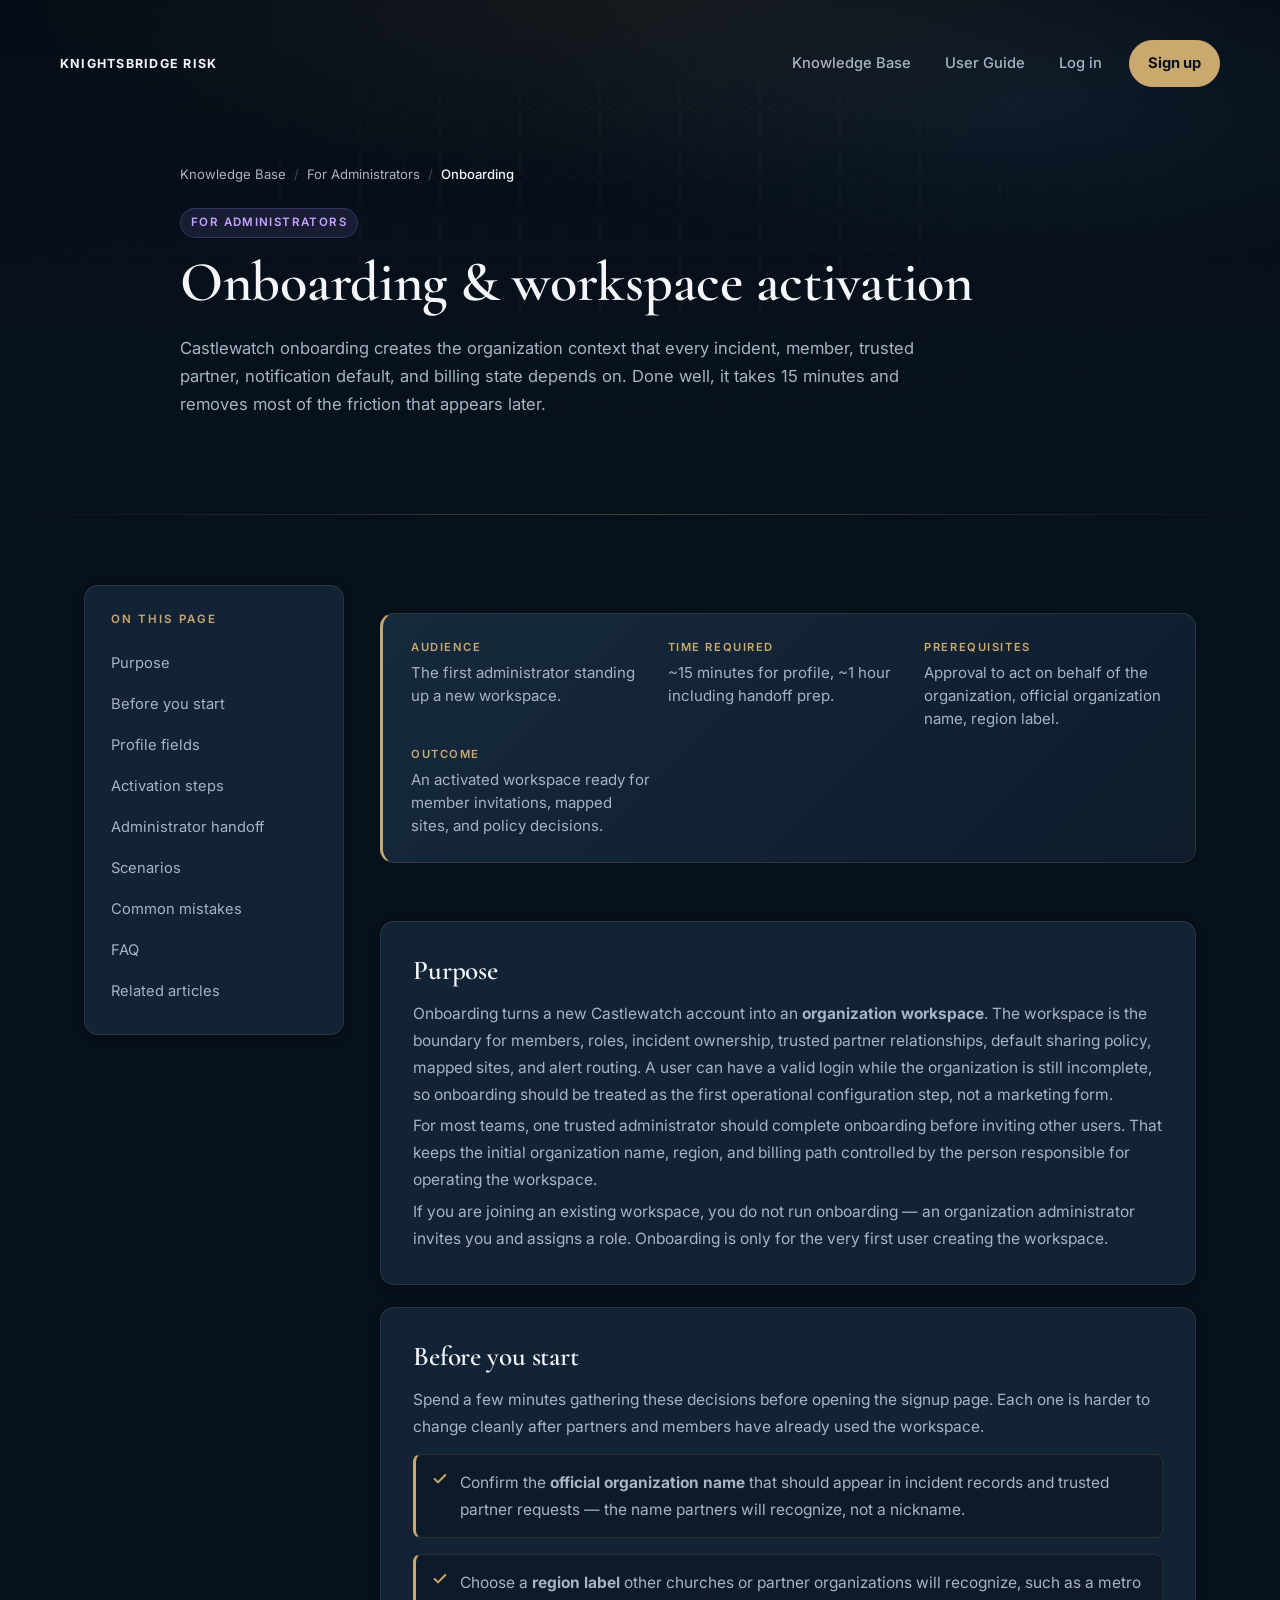
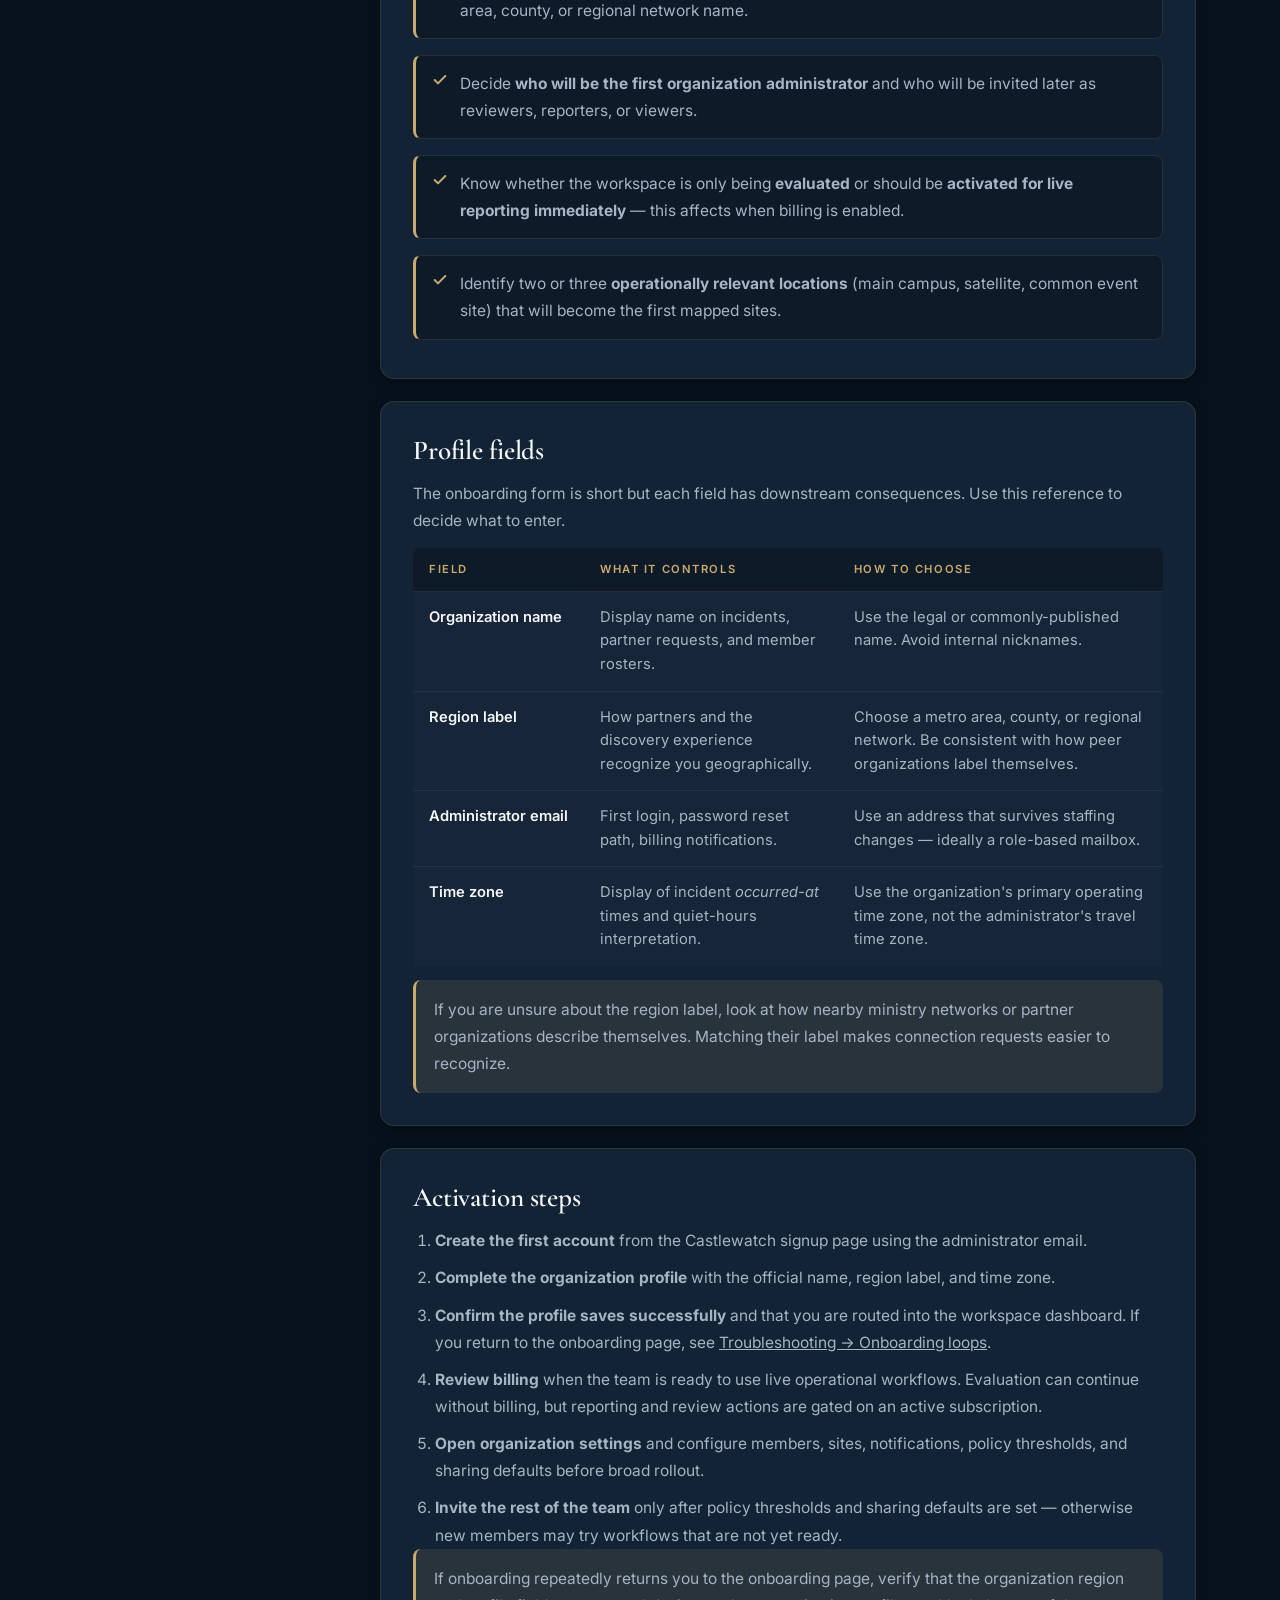
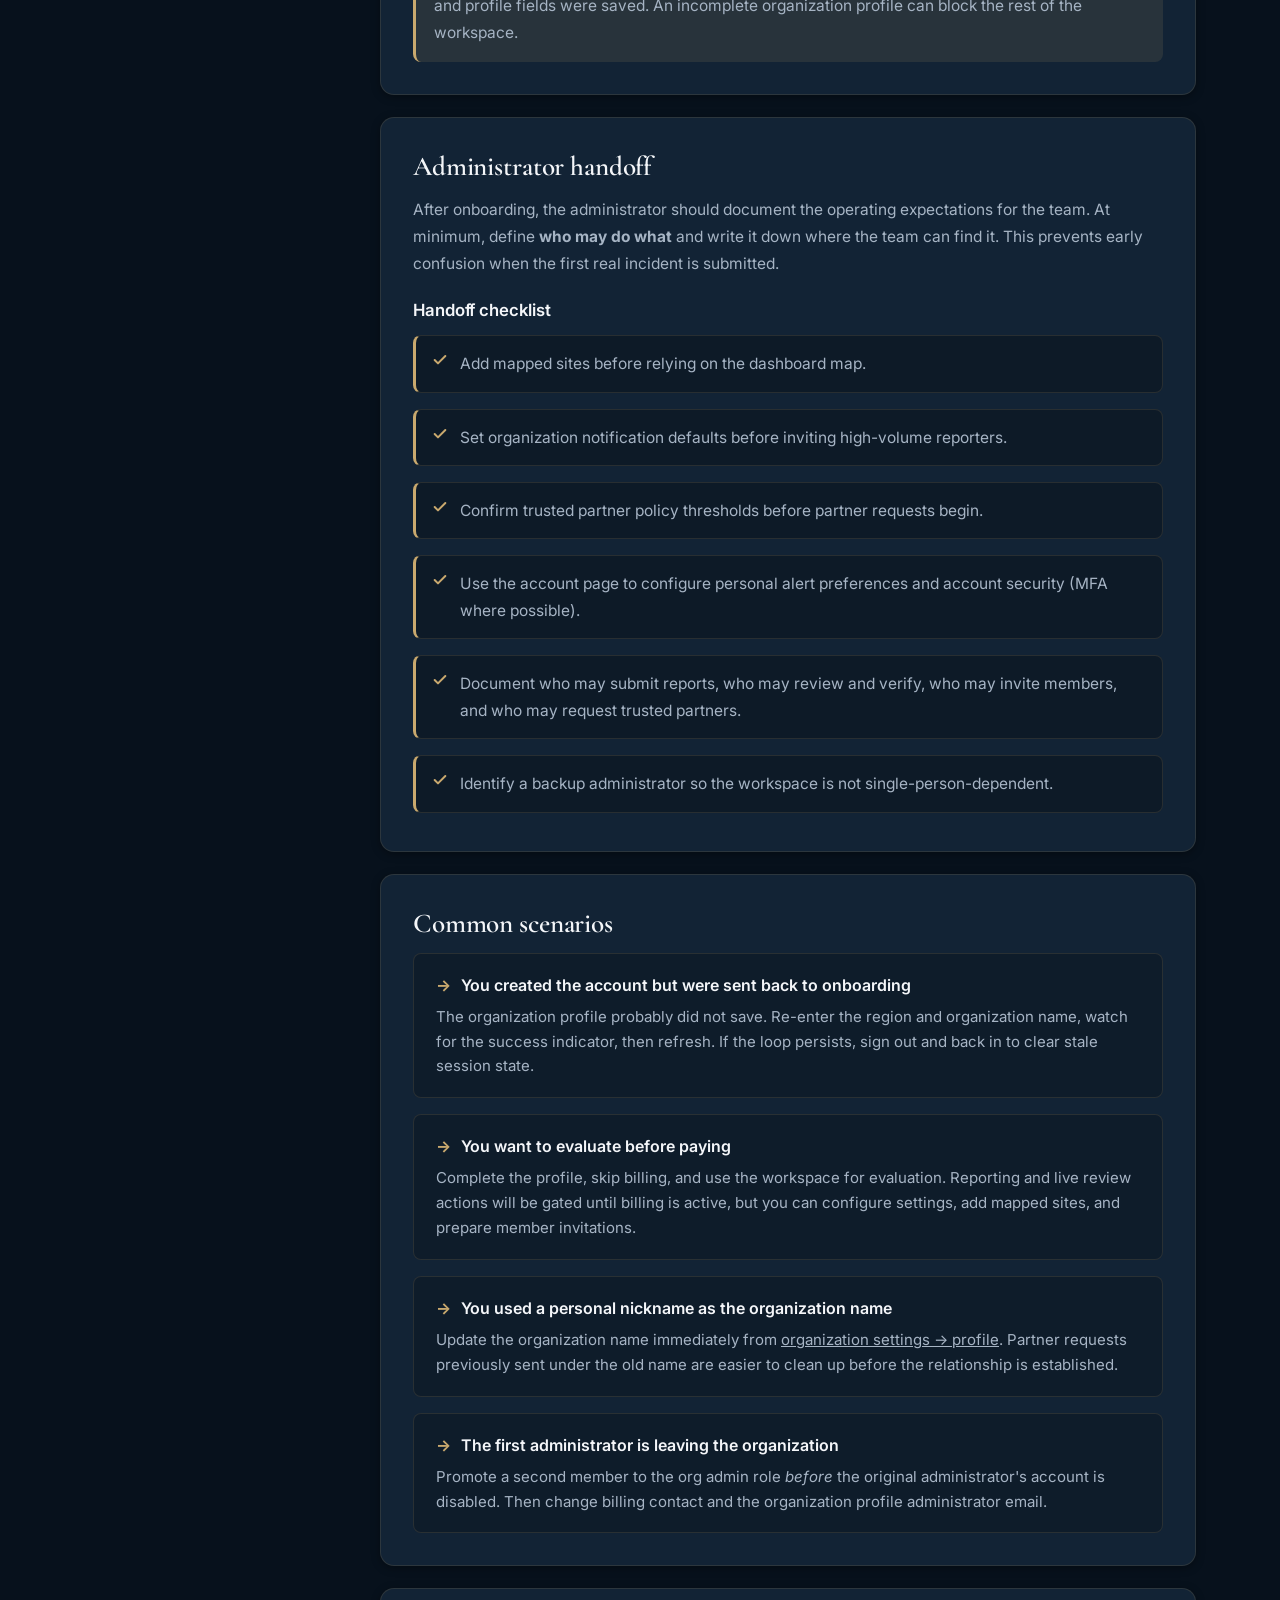
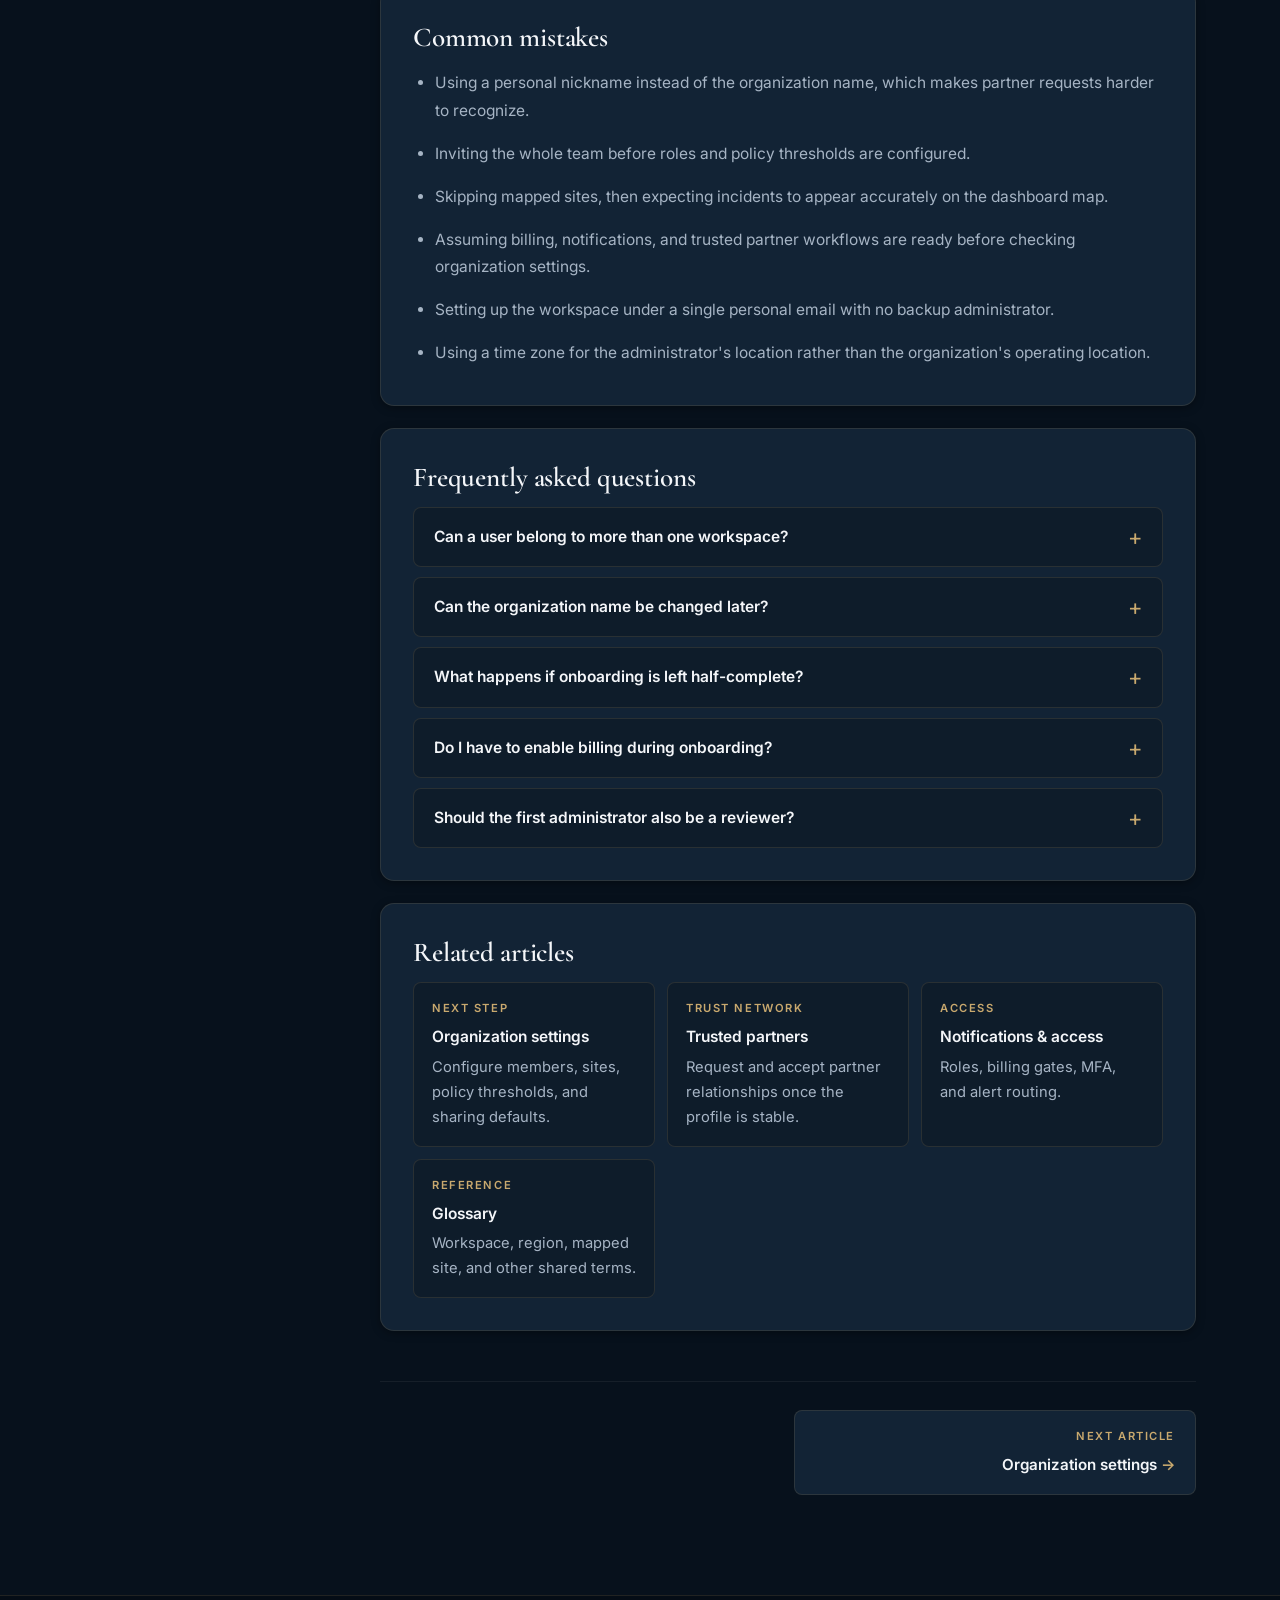
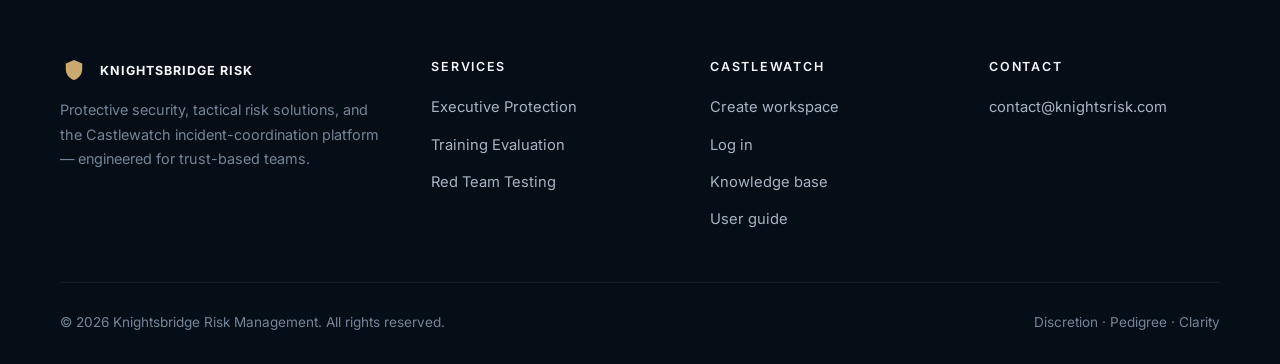
<file: knowledge-base/onboarding/index.html>
<!DOCTYPE html>
<html lang="en">
<head>
  <meta charset="UTF-8">
  <meta name="viewport" content="width=device-width, initial-scale=1.0">
  <title>Onboarding &amp; Workspace Activation | Castlewatch Knowledge Base</title>
  <meta name="description" content="How to create, activate, and prepare a Castlewatch workspace for church security incident coordination — profile, region, billing, and the administrator handoff.">
  <link rel="icon" type="image/png" sizes="32x32" href="../../assets/favicon-32.png">
  <link rel="icon" type="image/png" sizes="16x16" href="../../assets/favicon-16.png">
  <link rel="apple-touch-icon" sizes="180x180" href="../../assets/favicon-180.png">
  <link rel="shortcut icon" href="../../assets/favicon.ico" type="image/x-icon">
  <link rel="stylesheet" href="../styles.css">
</head>
<body>
  <header>
    <nav class="nav" aria-label="Primary navigation">
      <a class="nav-brand" href="../../">Knightsbridge Risk</a>
      <div class="nav-links">
        <a href="../">Knowledge Base</a>
        <a href="../../user-guide/">User Guide</a>
        <a href="https://castlewatch.onrender.com/login">Log in</a>
        <a class="primary" href="https://castlewatch.onrender.com/signup">Sign up</a>
      </div>
    </nav>
    <section class="hero">
      <nav class="breadcrumb" aria-label="Breadcrumb">
        <a href="../">Knowledge Base</a>
        <span class="sep">/</span>
        <a href="../#administrators">For Administrators</a>
        <span class="sep">/</span>
        <span class="current">Onboarding</span>
      </nav>
      <span class="role-tag admin">For Administrators</span>
      <h1 style="margin-top:14px">Onboarding &amp; workspace activation</h1>
      <p class="lead">Castlewatch onboarding creates the organization context that every incident, member, trusted partner, notification default, and billing state depends on. Done well, it takes 15 minutes and removes most of the friction that appears later.</p>
    </section>
  </header>

  <main class="article-layout">
    <aside class="toc">
      <h2>On this page</h2>
      <ol>
        <li><a href="#purpose">Purpose</a></li>
        <li><a href="#before">Before you start</a></li>
        <li><a href="#fields">Profile fields</a></li>
        <li><a href="#steps">Activation steps</a></li>
        <li><a href="#handoff">Administrator handoff</a></li>
        <li><a href="#scenarios">Scenarios</a></li>
        <li><a href="#mistakes">Common mistakes</a></li>
        <li><a href="#faq">FAQ</a></li>
        <li><a href="#related">Related articles</a></li>
      </ol>
    </aside>

    <article class="article-body">
      <dl class="summary-box">
        <div><dt>Audience</dt><dd>The first administrator standing up a new workspace.</dd></div>
        <div><dt>Time required</dt><dd>~15 minutes for profile, ~1 hour including handoff prep.</dd></div>
        <div><dt>Prerequisites</dt><dd>Approval to act on behalf of the organization, official organization name, region label.</dd></div>
        <div><dt>Outcome</dt><dd>An activated workspace ready for member invitations, mapped sites, and policy decisions.</dd></div>
      </dl>

      <section id="purpose" class="panel">
        <h2>Purpose</h2>
        <p>Onboarding turns a new Castlewatch account into an <strong>organization workspace</strong>. The workspace is the boundary for members, roles, incident ownership, trusted partner relationships, default sharing policy, mapped sites, and alert routing. A user can have a valid login while the organization is still incomplete, so onboarding should be treated as the first operational configuration step, not a marketing form.</p>
        <p>For most teams, one trusted administrator should complete onboarding before inviting other users. That keeps the initial organization name, region, and billing path controlled by the person responsible for operating the workspace.</p>
        <p>If you are joining an existing workspace, you do not run onboarding &mdash; an organization administrator invites you and assigns a role. Onboarding is only for the very first user creating the workspace.</p>
      </section>

      <section id="before" class="panel">
        <h2>Before you start</h2>
        <p>Spend a few minutes gathering these decisions before opening the signup page. Each one is harder to change cleanly after partners and members have already used the workspace.</p>
        <ul class="checklist">
          <li>Confirm the <strong>official organization name</strong> that should appear in incident records and trusted partner requests &mdash; the name partners will recognize, not a nickname.</li>
          <li>Choose a <strong>region label</strong> other churches or partner organizations will recognize, such as a metro area, county, or regional network name.</li>
          <li>Decide <strong>who will be the first organization administrator</strong> and who will be invited later as reviewers, reporters, or viewers.</li>
          <li>Know whether the workspace is only being <strong>evaluated</strong> or should be <strong>activated for live reporting immediately</strong> &mdash; this affects when billing is enabled.</li>
          <li>Identify two or three <strong>operationally relevant locations</strong> (main campus, satellite, common event site) that will become the first mapped sites.</li>
        </ul>
      </section>

      <section id="fields" class="panel">
        <h2>Profile fields</h2>
        <p>The onboarding form is short but each field has downstream consequences. Use this reference to decide what to enter.</p>
        <table class="field-table">
          <thead><tr><th>Field</th><th>What it controls</th><th>How to choose</th></tr></thead>
          <tbody>
            <tr><td>Organization name</td><td>Display name on incidents, partner requests, and member rosters.</td><td>Use the legal or commonly-published name. Avoid internal nicknames.</td></tr>
            <tr><td>Region label</td><td>How partners and the discovery experience recognize you geographically.</td><td>Choose a metro area, county, or regional network. Be consistent with how peer organizations label themselves.</td></tr>
            <tr><td>Administrator email</td><td>First login, password reset path, billing notifications.</td><td>Use an address that survives staffing changes &mdash; ideally a role-based mailbox.</td></tr>
            <tr><td>Time zone</td><td>Display of incident <em>occurred-at</em> times and quiet-hours interpretation.</td><td>Use the organization's primary operating time zone, not the administrator's travel time zone.</td></tr>
          </tbody>
        </table>
        <p class="note">If you are unsure about the region label, look at how nearby ministry networks or partner organizations describe themselves. Matching their label makes connection requests easier to recognize.</p>
      </section>

      <section id="steps" class="panel">
        <h2>Activation steps</h2>
        <ol>
          <li><strong>Create the first account</strong> from the Castlewatch signup page using the administrator email.</li>
          <li><strong>Complete the organization profile</strong> with the official name, region label, and time zone.</li>
          <li><strong>Confirm the profile saves successfully</strong> and that you are routed into the workspace dashboard. If you return to the onboarding page, see <a href="../troubleshooting/#onboarding">Troubleshooting &rarr; Onboarding loops</a>.</li>
          <li><strong>Review billing</strong> when the team is ready to use live operational workflows. Evaluation can continue without billing, but reporting and review actions are gated on an active subscription.</li>
          <li><strong>Open organization settings</strong> and configure members, sites, notifications, policy thresholds, and sharing defaults before broad rollout.</li>
          <li><strong>Invite the rest of the team</strong> only after policy thresholds and sharing defaults are set &mdash; otherwise new members may try workflows that are not yet ready.</li>
        </ol>
        <p class="note">If onboarding repeatedly returns you to the onboarding page, verify that the organization region and profile fields were saved. An incomplete organization profile can block the rest of the workspace.</p>
      </section>

      <section id="handoff" class="panel">
        <h2>Administrator handoff</h2>
        <p>After onboarding, the administrator should document the operating expectations for the team. At minimum, define <strong>who may do what</strong> and write it down where the team can find it. This prevents early confusion when the first real incident is submitted.</p>
        <h3>Handoff checklist</h3>
        <ul class="checklist">
          <li>Add mapped sites before relying on the dashboard map.</li>
          <li>Set organization notification defaults before inviting high-volume reporters.</li>
          <li>Confirm trusted partner policy thresholds before partner requests begin.</li>
          <li>Use the account page to configure personal alert preferences and account security (MFA where possible).</li>
          <li>Document who may submit reports, who may review and verify, who may invite members, and who may request trusted partners.</li>
          <li>Identify a backup administrator so the workspace is not single-person-dependent.</li>
        </ul>
      </section>

      <section id="scenarios" class="panel">
        <h2>Common scenarios</h2>
        <div class="scenarios">
          <div class="scenario">
            <h4>You created the account but were sent back to onboarding</h4>
            <p>The organization profile probably did not save. Re-enter the region and organization name, watch for the success indicator, then refresh. If the loop persists, sign out and back in to clear stale session state.</p>
          </div>
          <div class="scenario">
            <h4>You want to evaluate before paying</h4>
            <p>Complete the profile, skip billing, and use the workspace for evaluation. Reporting and live review actions will be gated until billing is active, but you can configure settings, add mapped sites, and prepare member invitations.</p>
          </div>
          <div class="scenario">
            <h4>You used a personal nickname as the organization name</h4>
            <p>Update the organization name immediately from <a href="../organization-settings/#profile">organization settings &rarr; profile</a>. Partner requests previously sent under the old name are easier to clean up before the relationship is established.</p>
          </div>
          <div class="scenario">
            <h4>The first administrator is leaving the organization</h4>
            <p>Promote a second member to the org admin role <em>before</em> the original administrator's account is disabled. Then change billing contact and the organization profile administrator email.</p>
          </div>
        </div>
      </section>

      <section id="mistakes" class="panel">
        <h2>Common mistakes</h2>
        <ul>
          <li>Using a personal nickname instead of the organization name, which makes partner requests harder to recognize.</li>
          <li>Inviting the whole team before roles and policy thresholds are configured.</li>
          <li>Skipping mapped sites, then expecting incidents to appear accurately on the dashboard map.</li>
          <li>Assuming billing, notifications, and trusted partner workflows are ready before checking organization settings.</li>
          <li>Setting up the workspace under a single personal email with no backup administrator.</li>
          <li>Using a time zone for the administrator's location rather than the organization's operating location.</li>
        </ul>
      </section>

      <section id="faq" class="panel">
        <h2>Frequently asked questions</h2>
        <div class="faq">
          <details>
            <summary>Can a user belong to more than one workspace?</summary>
            <p>A Castlewatch user account is associated with exactly one organization workspace at a time. If a person needs access to multiple organizations, the receiving organization invites them with a separate account.</p>
          </details>
          <details>
            <summary>Can the organization name be changed later?</summary>
            <p>Yes &mdash; from <a href="../organization-settings/#profile">organization settings &rarr; profile</a>. Existing incident records keep their internal identifiers; only the display name updates. Notify connected partners if the change is significant.</p>
          </details>
          <details>
            <summary>What happens if onboarding is left half-complete?</summary>
            <p>The account exists but cannot use most operational features. The user is routed back to onboarding on each login until the organization profile is saved. No incident, member, or partner workflows are available yet.</p>
          </details>
          <details>
            <summary>Do I have to enable billing during onboarding?</summary>
            <p>No. You can complete the profile and configure settings in evaluation mode. Live reporting and review actions remain gated until a subscription is active.</p>
          </details>
          <details>
            <summary>Should the first administrator also be a reviewer?</summary>
            <p>Often yes for very small teams, but separate the roles as soon as a second trusted person is available. Reviewing your own reports is allowed but weakens the audit trail.</p>
          </details>
        </div>
      </section>

      <section id="related" class="panel">
        <h2>Related articles</h2>
        <div class="related-articles">
          <a href="../organization-settings/"><span class="meta">Next step</span><strong>Organization settings</strong>Configure members, sites, policy thresholds, and sharing defaults.</a>
          <a href="../trusted-partners/"><span class="meta">Trust network</span><strong>Trusted partners</strong>Request and accept partner relationships once the profile is stable.</a>
          <a href="../notifications-access/"><span class="meta">Access</span><strong>Notifications &amp; access</strong>Roles, billing gates, MFA, and alert routing.</a>
          <a href="../glossary/"><span class="meta">Reference</span><strong>Glossary</strong>Workspace, region, mapped site, and other shared terms.</a>
        </div>
      </section>

      <nav class="prev-next" aria-label="Article navigation">
        <span class="placeholder"></span>
        <a class="next" href="../organization-settings/">
          <span class="label">Next article</span>
          <span class="title">Organization settings</span>
        </a>
      </nav>
    </article>
  </main>

  <footer>
    <div class="footer-inner">
      <div class="footer-col">
        <div class="footer-brand">
          <span class="footer-brand-mark" aria-hidden="true">
            <svg width="22" height="22" viewBox="0 0 24 24" fill="currentColor"><path d="M12 1L3 5v6c0 5.55 3.84 10.74 9 12 5.16-1.26 9-6.45 9-12V5l-9-4z"/></svg>
          </span>
          <span>Knightsbridge Risk</span>
        </div>
        <p>Protective security, tactical risk solutions, and the Castlewatch incident-coordination platform &mdash; engineered for trust-based teams.</p>
      </div>
      <div class="footer-col">
        <h4>Services</h4>
        <ul>
          <li><a href="../../#capabilities">Executive Protection</a></li>
          <li><a href="../../#capabilities">Training Evaluation</a></li>
          <li><a href="../../#capabilities">Red Team Testing</a></li>
        </ul>
      </div>
      <div class="footer-col">
        <h4>Castlewatch</h4>
        <ul>
          <li><a href="https://castlewatch.onrender.com/signup">Create workspace</a></li>
          <li><a href="https://castlewatch.onrender.com/login">Log in</a></li>
          <li><a href="../">Knowledge base</a></li>
          <li><a href="../../user-guide/">User guide</a></li>
        </ul>
      </div>
      <div class="footer-col">
        <h4>Contact</h4>
        <ul>
          <li><a href="mailto:contact@knightsrisk.com">contact@knightsrisk.com</a></li>
        </ul>
      </div>
    </div>
    <div class="footer-bottom">
      <span>&copy; 2026 Knightsbridge Risk Management. All rights reserved.</span>
      <span>Discretion &middot; Pedigree &middot; Clarity</span>
    </div>
  </footer>
</body>
</html>
</file>
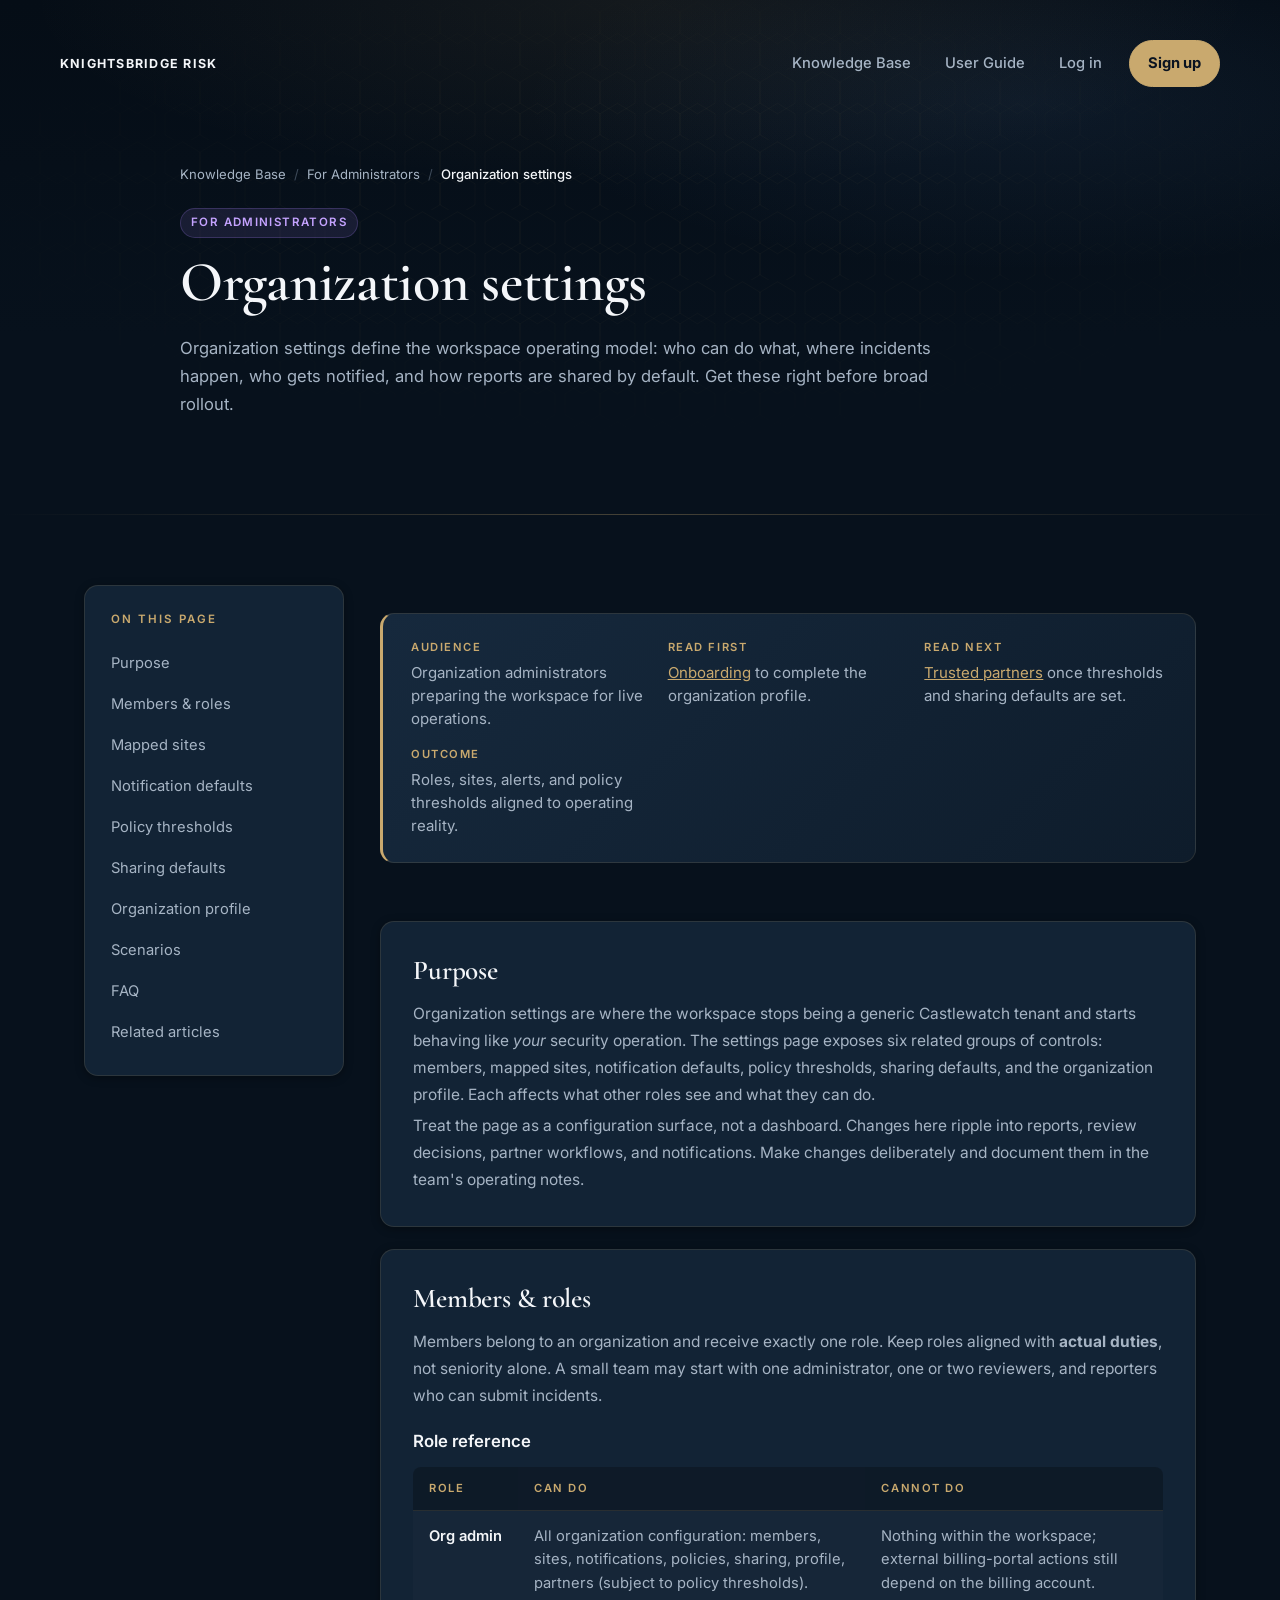
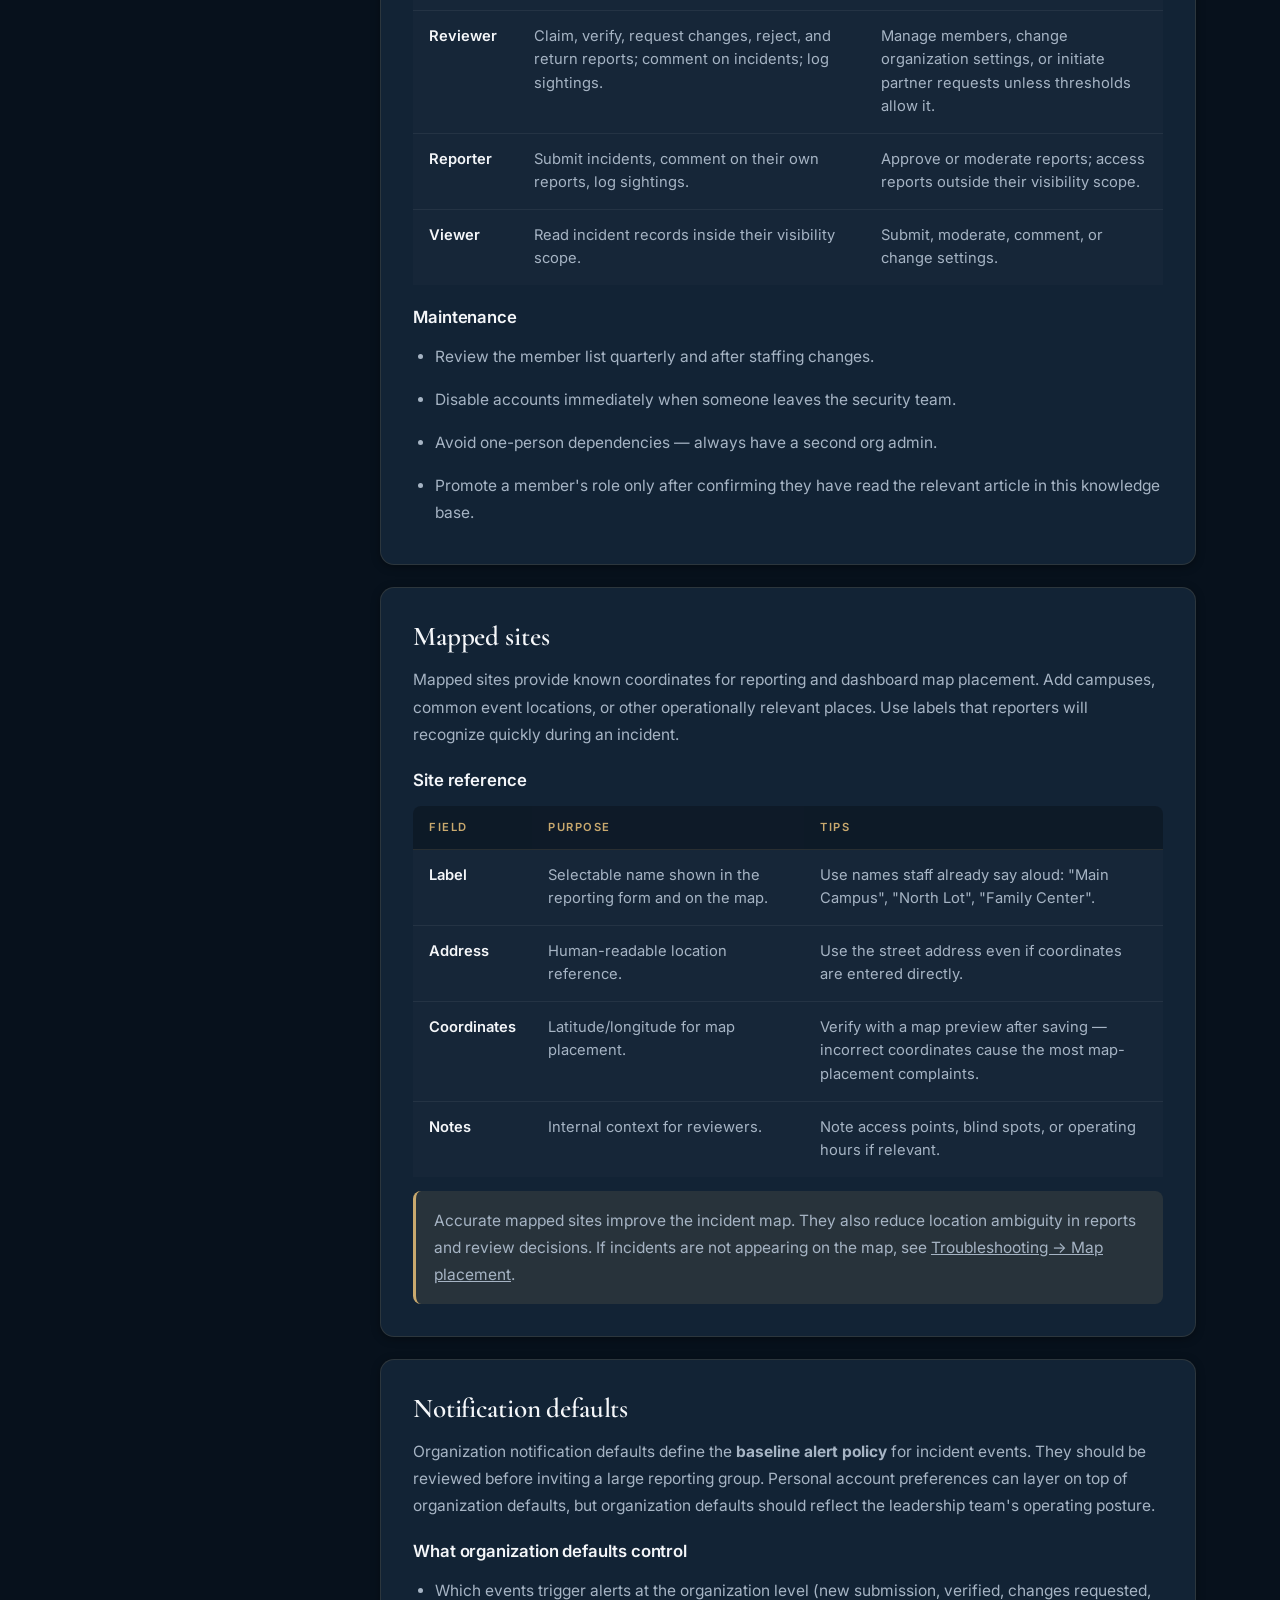
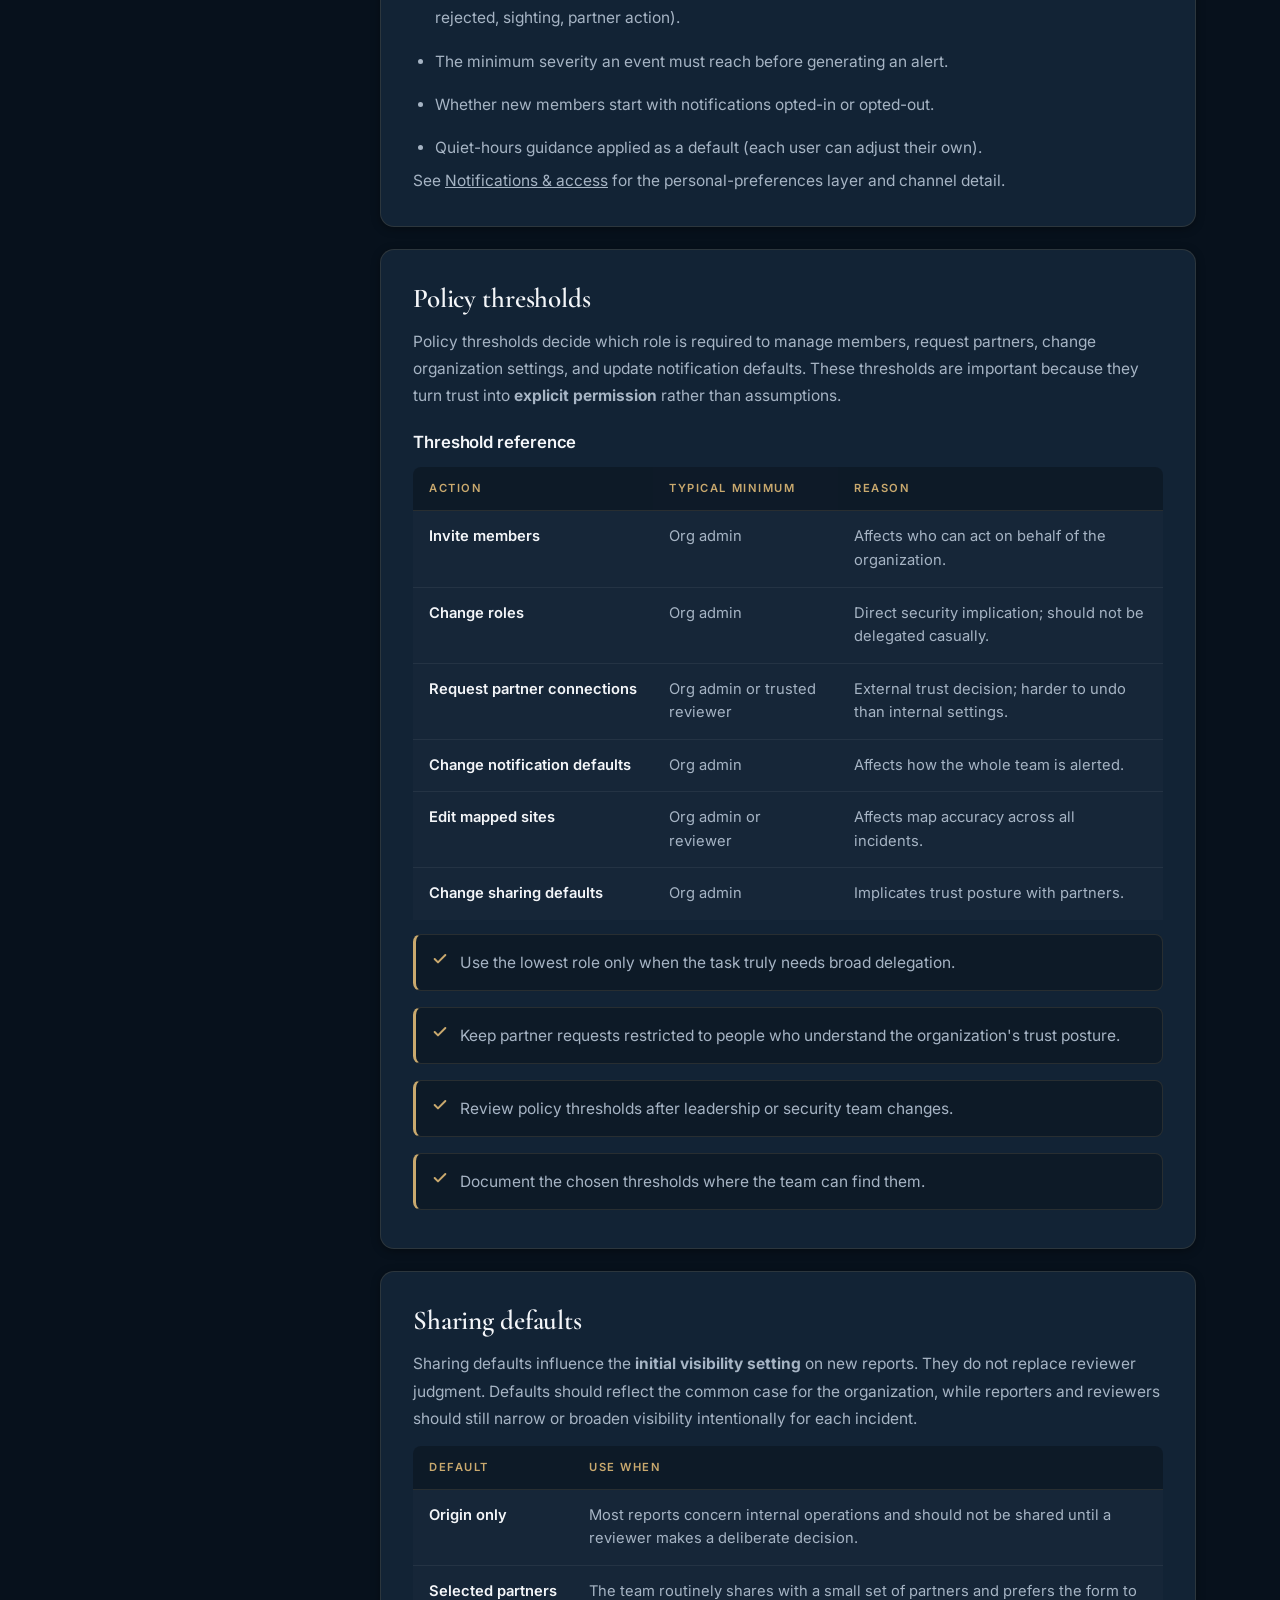
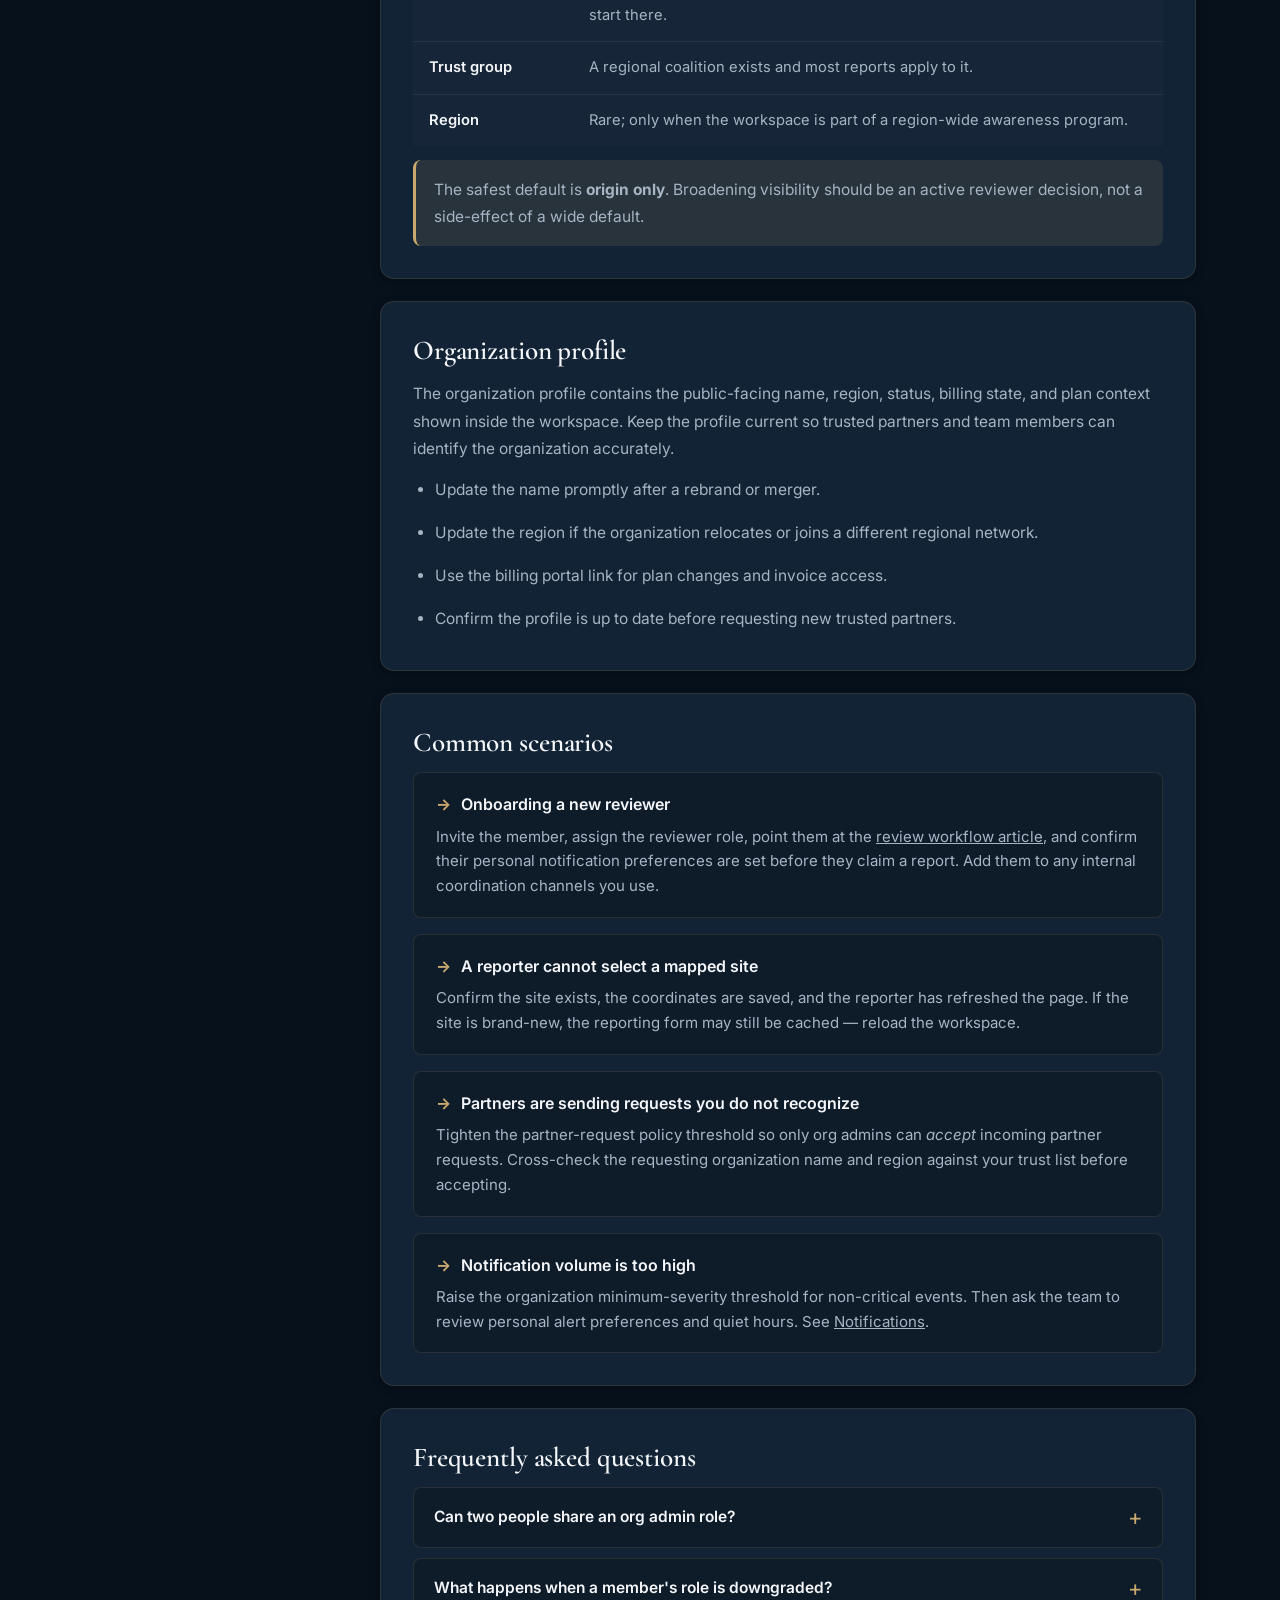
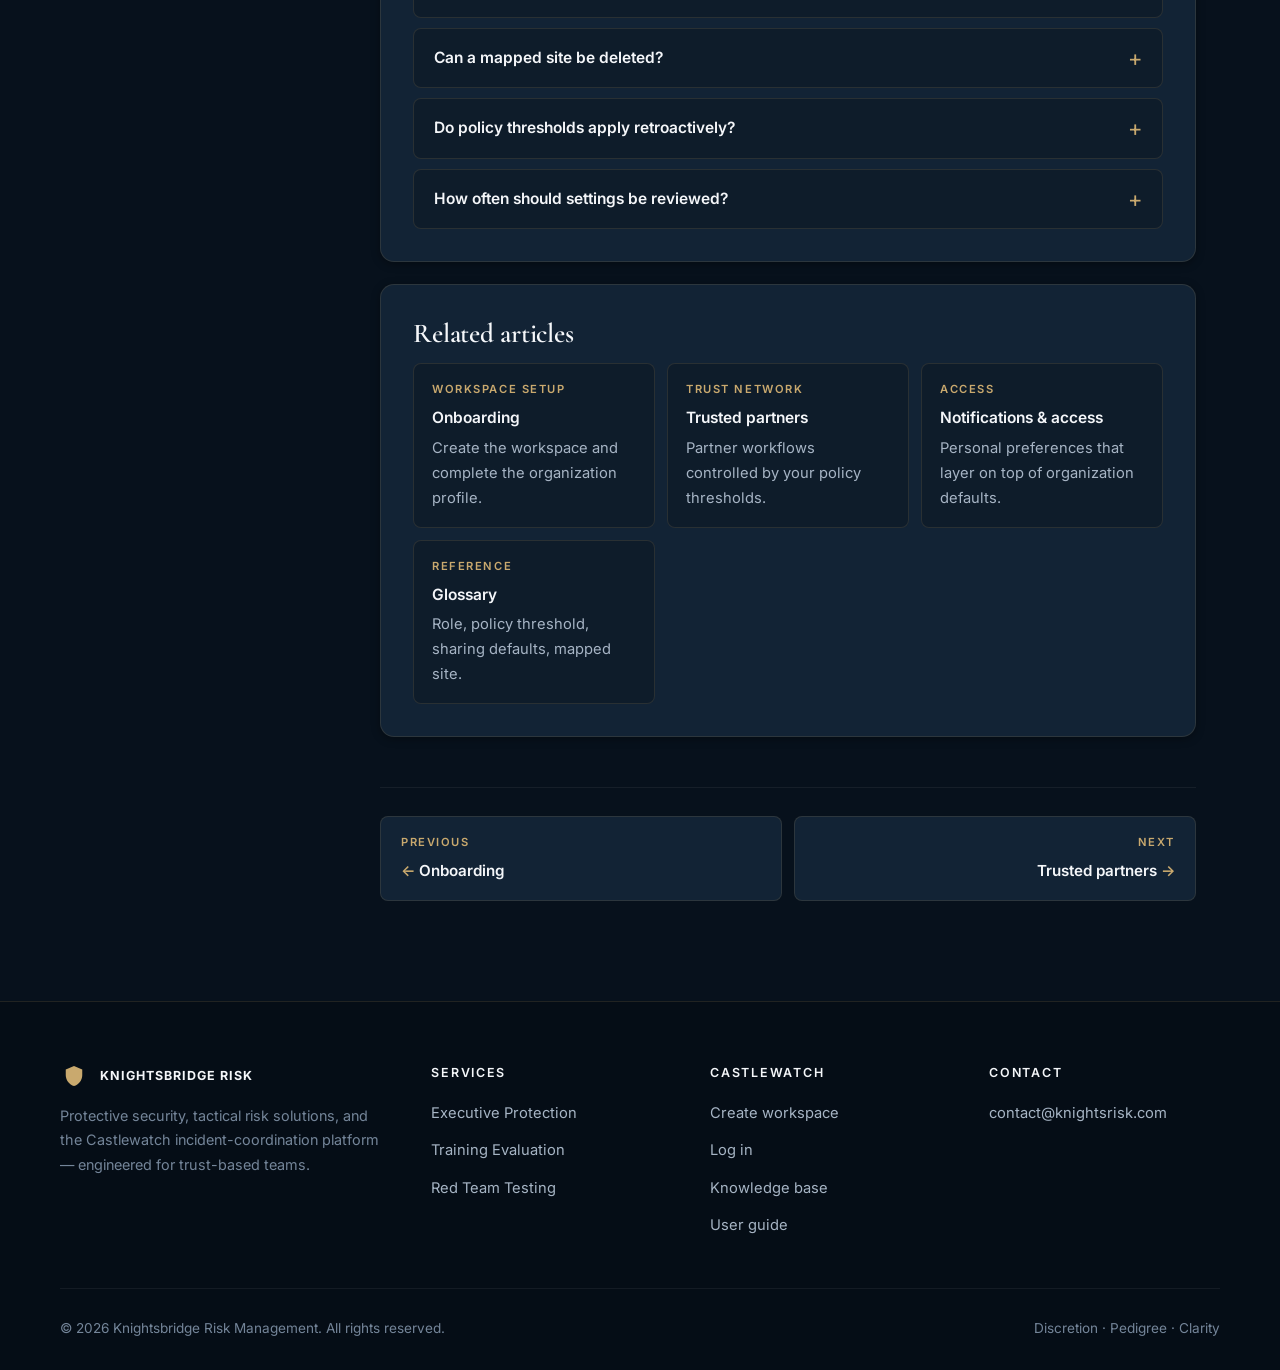
<file: knowledge-base/organization-settings/index.html>
<!DOCTYPE html>
<html lang="en">
<head>
  <meta charset="UTF-8">
  <meta name="viewport" content="width=device-width, initial-scale=1.0">
  <title>Organization Settings | Castlewatch Knowledge Base</title>
  <meta name="description" content="How Castlewatch organization administrators manage members, roles, mapped sites, notification defaults, policy thresholds, sharing defaults, and profile details.">
  <link rel="icon" type="image/png" sizes="32x32" href="../../assets/favicon-32.png">
  <link rel="icon" type="image/png" sizes="16x16" href="../../assets/favicon-16.png">
  <link rel="apple-touch-icon" sizes="180x180" href="../../assets/favicon-180.png">
  <link rel="shortcut icon" href="../../assets/favicon.ico" type="image/x-icon">
  <link rel="stylesheet" href="../styles.css">
</head>
<body>
  <header>
    <nav class="nav" aria-label="Primary navigation">
      <a class="nav-brand" href="../../">Knightsbridge Risk</a>
      <div class="nav-links">
        <a href="../">Knowledge Base</a>
        <a href="../../user-guide/">User Guide</a>
        <a href="https://castlewatch.onrender.com/login">Log in</a>
        <a class="primary" href="https://castlewatch.onrender.com/signup">Sign up</a>
      </div>
    </nav>
    <section class="hero">
      <nav class="breadcrumb" aria-label="Breadcrumb">
        <a href="../">Knowledge Base</a>
        <span class="sep">/</span>
        <a href="../#administrators">For Administrators</a>
        <span class="sep">/</span>
        <span class="current">Organization settings</span>
      </nav>
      <span class="role-tag admin">For Administrators</span>
      <h1 style="margin-top:14px">Organization settings</h1>
      <p class="lead">Organization settings define the workspace operating model: who can do what, where incidents happen, who gets notified, and how reports are shared by default. Get these right before broad rollout.</p>
    </section>
  </header>

  <main class="article-layout">
    <aside class="toc">
      <h2>On this page</h2>
      <ol>
        <li><a href="#purpose">Purpose</a></li>
        <li><a href="#members">Members &amp; roles</a></li>
        <li><a href="#sites">Mapped sites</a></li>
        <li><a href="#notifications">Notification defaults</a></li>
        <li><a href="#policies">Policy thresholds</a></li>
        <li><a href="#sharing">Sharing defaults</a></li>
        <li><a href="#profile">Organization profile</a></li>
        <li><a href="#scenarios">Scenarios</a></li>
        <li><a href="#faq">FAQ</a></li>
        <li><a href="#related">Related articles</a></li>
      </ol>
    </aside>

    <article class="article-body">
      <dl class="summary-box">
        <div><dt>Audience</dt><dd>Organization administrators preparing the workspace for live operations.</dd></div>
        <div><dt>Read first</dt><dd><a href="../onboarding/" style="color:var(--accent)">Onboarding</a> to complete the organization profile.</dd></div>
        <div><dt>Read next</dt><dd><a href="../trusted-partners/" style="color:var(--accent)">Trusted partners</a> once thresholds and sharing defaults are set.</dd></div>
        <div><dt>Outcome</dt><dd>Roles, sites, alerts, and policy thresholds aligned to operating reality.</dd></div>
      </dl>

      <section id="purpose" class="panel">
        <h2>Purpose</h2>
        <p>Organization settings are where the workspace stops being a generic Castlewatch tenant and starts behaving like <em>your</em> security operation. The settings page exposes six related groups of controls: members, mapped sites, notification defaults, policy thresholds, sharing defaults, and the organization profile. Each affects what other roles see and what they can do.</p>
        <p>Treat the page as a configuration surface, not a dashboard. Changes here ripple into reports, review decisions, partner workflows, and notifications. Make changes deliberately and document them in the team's operating notes.</p>
      </section>

      <section id="members" class="panel">
        <h2>Members &amp; roles</h2>
        <p>Members belong to an organization and receive exactly one role. Keep roles aligned with <strong>actual duties</strong>, not seniority alone. A small team may start with one administrator, one or two reviewers, and reporters who can submit incidents.</p>
        <h3>Role reference</h3>
        <table class="field-table">
          <thead><tr><th>Role</th><th>Can do</th><th>Cannot do</th></tr></thead>
          <tbody>
            <tr><td>Org admin</td><td>All organization configuration: members, sites, notifications, policies, sharing, profile, partners (subject to policy thresholds).</td><td>Nothing within the workspace; external billing-portal actions still depend on the billing account.</td></tr>
            <tr><td>Reviewer</td><td>Claim, verify, request changes, reject, and return reports; comment on incidents; log sightings.</td><td>Manage members, change organization settings, or initiate partner requests unless thresholds allow it.</td></tr>
            <tr><td>Reporter</td><td>Submit incidents, comment on their own reports, log sightings.</td><td>Approve or moderate reports; access reports outside their visibility scope.</td></tr>
            <tr><td>Viewer</td><td>Read incident records inside their visibility scope.</td><td>Submit, moderate, comment, or change settings.</td></tr>
          </tbody>
        </table>
        <h3>Maintenance</h3>
        <ul>
          <li>Review the member list quarterly and after staffing changes.</li>
          <li>Disable accounts immediately when someone leaves the security team.</li>
          <li>Avoid one-person dependencies &mdash; always have a second org admin.</li>
          <li>Promote a member's role only after confirming they have read the relevant article in this knowledge base.</li>
        </ul>
      </section>

      <section id="sites" class="panel">
        <h2>Mapped sites</h2>
        <p>Mapped sites provide known coordinates for reporting and dashboard map placement. Add campuses, common event locations, or other operationally relevant places. Use labels that reporters will recognize quickly during an incident.</p>
        <h3>Site reference</h3>
        <table class="field-table">
          <thead><tr><th>Field</th><th>Purpose</th><th>Tips</th></tr></thead>
          <tbody>
            <tr><td>Label</td><td>Selectable name shown in the reporting form and on the map.</td><td>Use names staff already say aloud: "Main Campus", "North Lot", "Family Center".</td></tr>
            <tr><td>Address</td><td>Human-readable location reference.</td><td>Use the street address even if coordinates are entered directly.</td></tr>
            <tr><td>Coordinates</td><td>Latitude/longitude for map placement.</td><td>Verify with a map preview after saving &mdash; incorrect coordinates cause the most map-placement complaints.</td></tr>
            <tr><td>Notes</td><td>Internal context for reviewers.</td><td>Note access points, blind spots, or operating hours if relevant.</td></tr>
          </tbody>
        </table>
        <p class="note">Accurate mapped sites improve the incident map. They also reduce location ambiguity in reports and review decisions. If incidents are not appearing on the map, see <a href="../troubleshooting/#map">Troubleshooting &rarr; Map placement</a>.</p>
      </section>

      <section id="notifications" class="panel">
        <h2>Notification defaults</h2>
        <p>Organization notification defaults define the <strong>baseline alert policy</strong> for incident events. They should be reviewed before inviting a large reporting group. Personal account preferences can layer on top of organization defaults, but organization defaults should reflect the leadership team's operating posture.</p>
        <h3>What organization defaults control</h3>
        <ul>
          <li>Which events trigger alerts at the organization level (new submission, verified, changes requested, rejected, sighting, partner action).</li>
          <li>The minimum severity an event must reach before generating an alert.</li>
          <li>Whether new members start with notifications opted-in or opted-out.</li>
          <li>Quiet-hours guidance applied as a default (each user can adjust their own).</li>
        </ul>
        <p>See <a href="../notifications-access/#notifications">Notifications &amp; access</a> for the personal-preferences layer and channel detail.</p>
      </section>

      <section id="policies" class="panel">
        <h2>Policy thresholds</h2>
        <p>Policy thresholds decide which role is required to manage members, request partners, change organization settings, and update notification defaults. These thresholds are important because they turn trust into <strong>explicit permission</strong> rather than assumptions.</p>
        <h3>Threshold reference</h3>
        <table class="field-table">
          <thead><tr><th>Action</th><th>Typical minimum</th><th>Reason</th></tr></thead>
          <tbody>
            <tr><td>Invite members</td><td>Org admin</td><td>Affects who can act on behalf of the organization.</td></tr>
            <tr><td>Change roles</td><td>Org admin</td><td>Direct security implication; should not be delegated casually.</td></tr>
            <tr><td>Request partner connections</td><td>Org admin or trusted reviewer</td><td>External trust decision; harder to undo than internal settings.</td></tr>
            <tr><td>Change notification defaults</td><td>Org admin</td><td>Affects how the whole team is alerted.</td></tr>
            <tr><td>Edit mapped sites</td><td>Org admin or reviewer</td><td>Affects map accuracy across all incidents.</td></tr>
            <tr><td>Change sharing defaults</td><td>Org admin</td><td>Implicates trust posture with partners.</td></tr>
          </tbody>
        </table>
        <ul class="checklist">
          <li>Use the lowest role only when the task truly needs broad delegation.</li>
          <li>Keep partner requests restricted to people who understand the organization's trust posture.</li>
          <li>Review policy thresholds after leadership or security team changes.</li>
          <li>Document the chosen thresholds where the team can find them.</li>
        </ul>
      </section>

      <section id="sharing" class="panel">
        <h2>Sharing defaults</h2>
        <p>Sharing defaults influence the <strong>initial visibility setting</strong> on new reports. They do not replace reviewer judgment. Defaults should reflect the common case for the organization, while reporters and reviewers should still narrow or broaden visibility intentionally for each incident.</p>
        <table class="field-table">
          <thead><tr><th>Default</th><th>Use when</th></tr></thead>
          <tbody>
            <tr><td>Origin only</td><td>Most reports concern internal operations and should not be shared until a reviewer makes a deliberate decision.</td></tr>
            <tr><td>Selected partners</td><td>The team routinely shares with a small set of partners and prefers the form to start there.</td></tr>
            <tr><td>Trust group</td><td>A regional coalition exists and most reports apply to it.</td></tr>
            <tr><td>Region</td><td>Rare; only when the workspace is part of a region-wide awareness program.</td></tr>
          </tbody>
        </table>
        <p class="note">The safest default is <strong>origin only</strong>. Broadening visibility should be an active reviewer decision, not a side-effect of a wide default.</p>
      </section>

      <section id="profile" class="panel">
        <h2>Organization profile</h2>
        <p>The organization profile contains the public-facing name, region, status, billing state, and plan context shown inside the workspace. Keep the profile current so trusted partners and team members can identify the organization accurately.</p>
        <ul>
          <li>Update the name promptly after a rebrand or merger.</li>
          <li>Update the region if the organization relocates or joins a different regional network.</li>
          <li>Use the billing portal link for plan changes and invoice access.</li>
          <li>Confirm the profile is up to date before requesting new trusted partners.</li>
        </ul>
      </section>

      <section id="scenarios" class="panel">
        <h2>Common scenarios</h2>
        <div class="scenarios">
          <div class="scenario">
            <h4>Onboarding a new reviewer</h4>
            <p>Invite the member, assign the reviewer role, point them at the <a href="../review-workflow/">review workflow article</a>, and confirm their personal notification preferences are set before they claim a report. Add them to any internal coordination channels you use.</p>
          </div>
          <div class="scenario">
            <h4>A reporter cannot select a mapped site</h4>
            <p>Confirm the site exists, the coordinates are saved, and the reporter has refreshed the page. If the site is brand-new, the reporting form may still be cached &mdash; reload the workspace.</p>
          </div>
          <div class="scenario">
            <h4>Partners are sending requests you do not recognize</h4>
            <p>Tighten the partner-request policy threshold so only org admins can <em>accept</em> incoming partner requests. Cross-check the requesting organization name and region against your trust list before accepting.</p>
          </div>
          <div class="scenario">
            <h4>Notification volume is too high</h4>
            <p>Raise the organization minimum-severity threshold for non-critical events. Then ask the team to review personal alert preferences and quiet hours. See <a href="../notifications-access/#notifications">Notifications</a>.</p>
          </div>
        </div>
      </section>

      <section id="faq" class="panel">
        <h2>Frequently asked questions</h2>
        <div class="faq">
          <details>
            <summary>Can two people share an org admin role?</summary>
            <p>Yes &mdash; and you should. Always maintain at least two org admins so a single departure does not lock the workspace.</p>
          </details>
          <details>
            <summary>What happens when a member's role is downgraded?</summary>
            <p>Their access changes immediately. Prior incidents they submitted remain under their authorship. Past comments are not retroactively removed.</p>
          </details>
          <details>
            <summary>Can a mapped site be deleted?</summary>
            <p>Sites can be archived or replaced. Existing incidents that referenced the site keep their location data. Avoid renaming sites mid-incident-investigation.</p>
          </details>
          <details>
            <summary>Do policy thresholds apply retroactively?</summary>
            <p>No. They apply to new actions from the moment they are saved. Existing partner connections and member assignments are not undone by tightening a threshold.</p>
          </details>
          <details>
            <summary>How often should settings be reviewed?</summary>
            <p>Quarterly, plus after any leadership change, regional realignment, or significant incident pattern.</p>
          </details>
        </div>
      </section>

      <section id="related" class="panel">
        <h2>Related articles</h2>
        <div class="related-articles">
          <a href="../onboarding/"><span class="meta">Workspace setup</span><strong>Onboarding</strong>Create the workspace and complete the organization profile.</a>
          <a href="../trusted-partners/"><span class="meta">Trust network</span><strong>Trusted partners</strong>Partner workflows controlled by your policy thresholds.</a>
          <a href="../notifications-access/"><span class="meta">Access</span><strong>Notifications &amp; access</strong>Personal preferences that layer on top of organization defaults.</a>
          <a href="../glossary/"><span class="meta">Reference</span><strong>Glossary</strong>Role, policy threshold, sharing defaults, mapped site.</a>
        </div>
      </section>

      <nav class="prev-next" aria-label="Article navigation">
        <a class="prev" href="../onboarding/">
          <span class="label">Previous</span>
          <span class="title">Onboarding</span>
        </a>
        <a class="next" href="../trusted-partners/">
          <span class="label">Next</span>
          <span class="title">Trusted partners</span>
        </a>
      </nav>
    </article>
  </main>

  <footer>
    <div class="footer-inner">
      <div class="footer-col">
        <div class="footer-brand">
          <span class="footer-brand-mark" aria-hidden="true">
            <svg width="22" height="22" viewBox="0 0 24 24" fill="currentColor"><path d="M12 1L3 5v6c0 5.55 3.84 10.74 9 12 5.16-1.26 9-6.45 9-12V5l-9-4z"/></svg>
          </span>
          <span>Knightsbridge Risk</span>
        </div>
        <p>Protective security, tactical risk solutions, and the Castlewatch incident-coordination platform &mdash; engineered for trust-based teams.</p>
      </div>
      <div class="footer-col">
        <h4>Services</h4>
        <ul>
          <li><a href="../../#capabilities">Executive Protection</a></li>
          <li><a href="../../#capabilities">Training Evaluation</a></li>
          <li><a href="../../#capabilities">Red Team Testing</a></li>
        </ul>
      </div>
      <div class="footer-col">
        <h4>Castlewatch</h4>
        <ul>
          <li><a href="https://castlewatch.onrender.com/signup">Create workspace</a></li>
          <li><a href="https://castlewatch.onrender.com/login">Log in</a></li>
          <li><a href="../">Knowledge base</a></li>
          <li><a href="../../user-guide/">User guide</a></li>
        </ul>
      </div>
      <div class="footer-col">
        <h4>Contact</h4>
        <ul>
          <li><a href="mailto:contact@knightsrisk.com">contact@knightsrisk.com</a></li>
        </ul>
      </div>
    </div>
    <div class="footer-bottom">
      <span>&copy; 2026 Knightsbridge Risk Management. All rights reserved.</span>
      <span>Discretion &middot; Pedigree &middot; Clarity</span>
    </div>
  </footer>
</body>
</html>
</file>
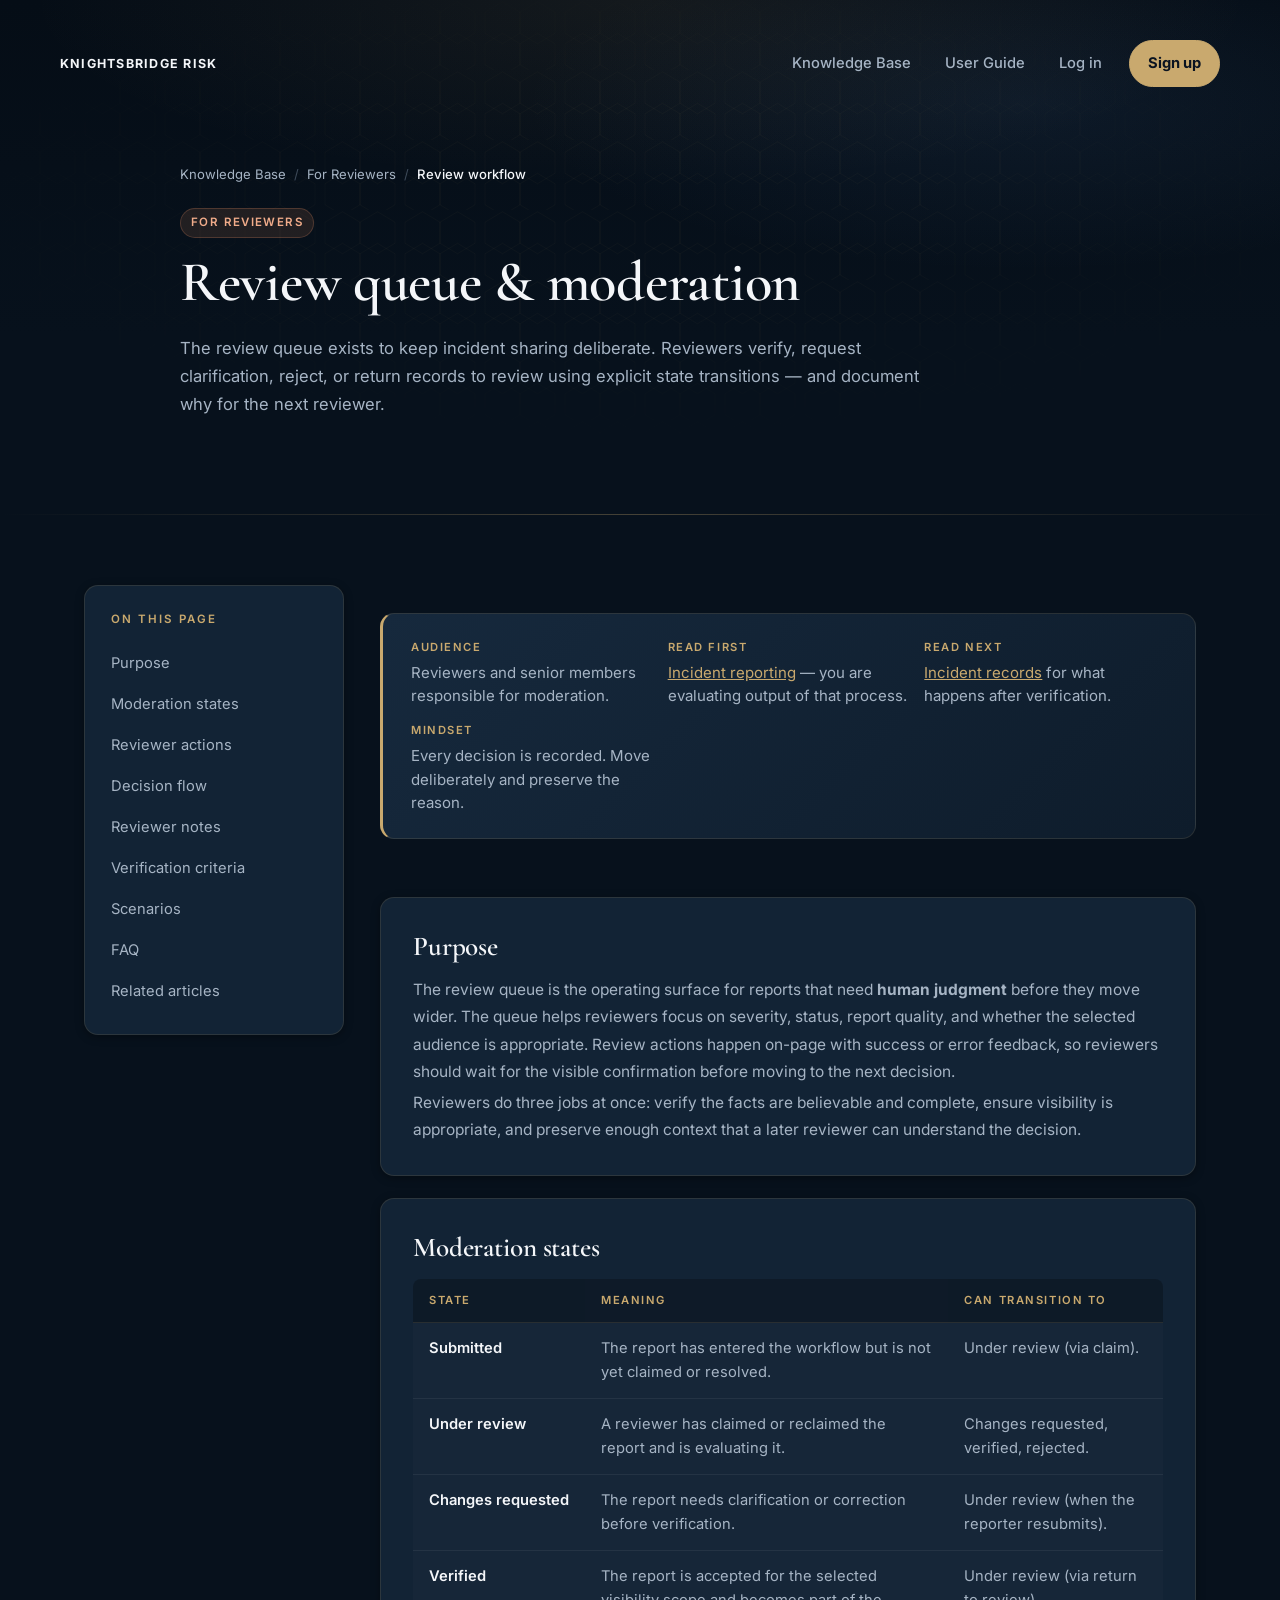
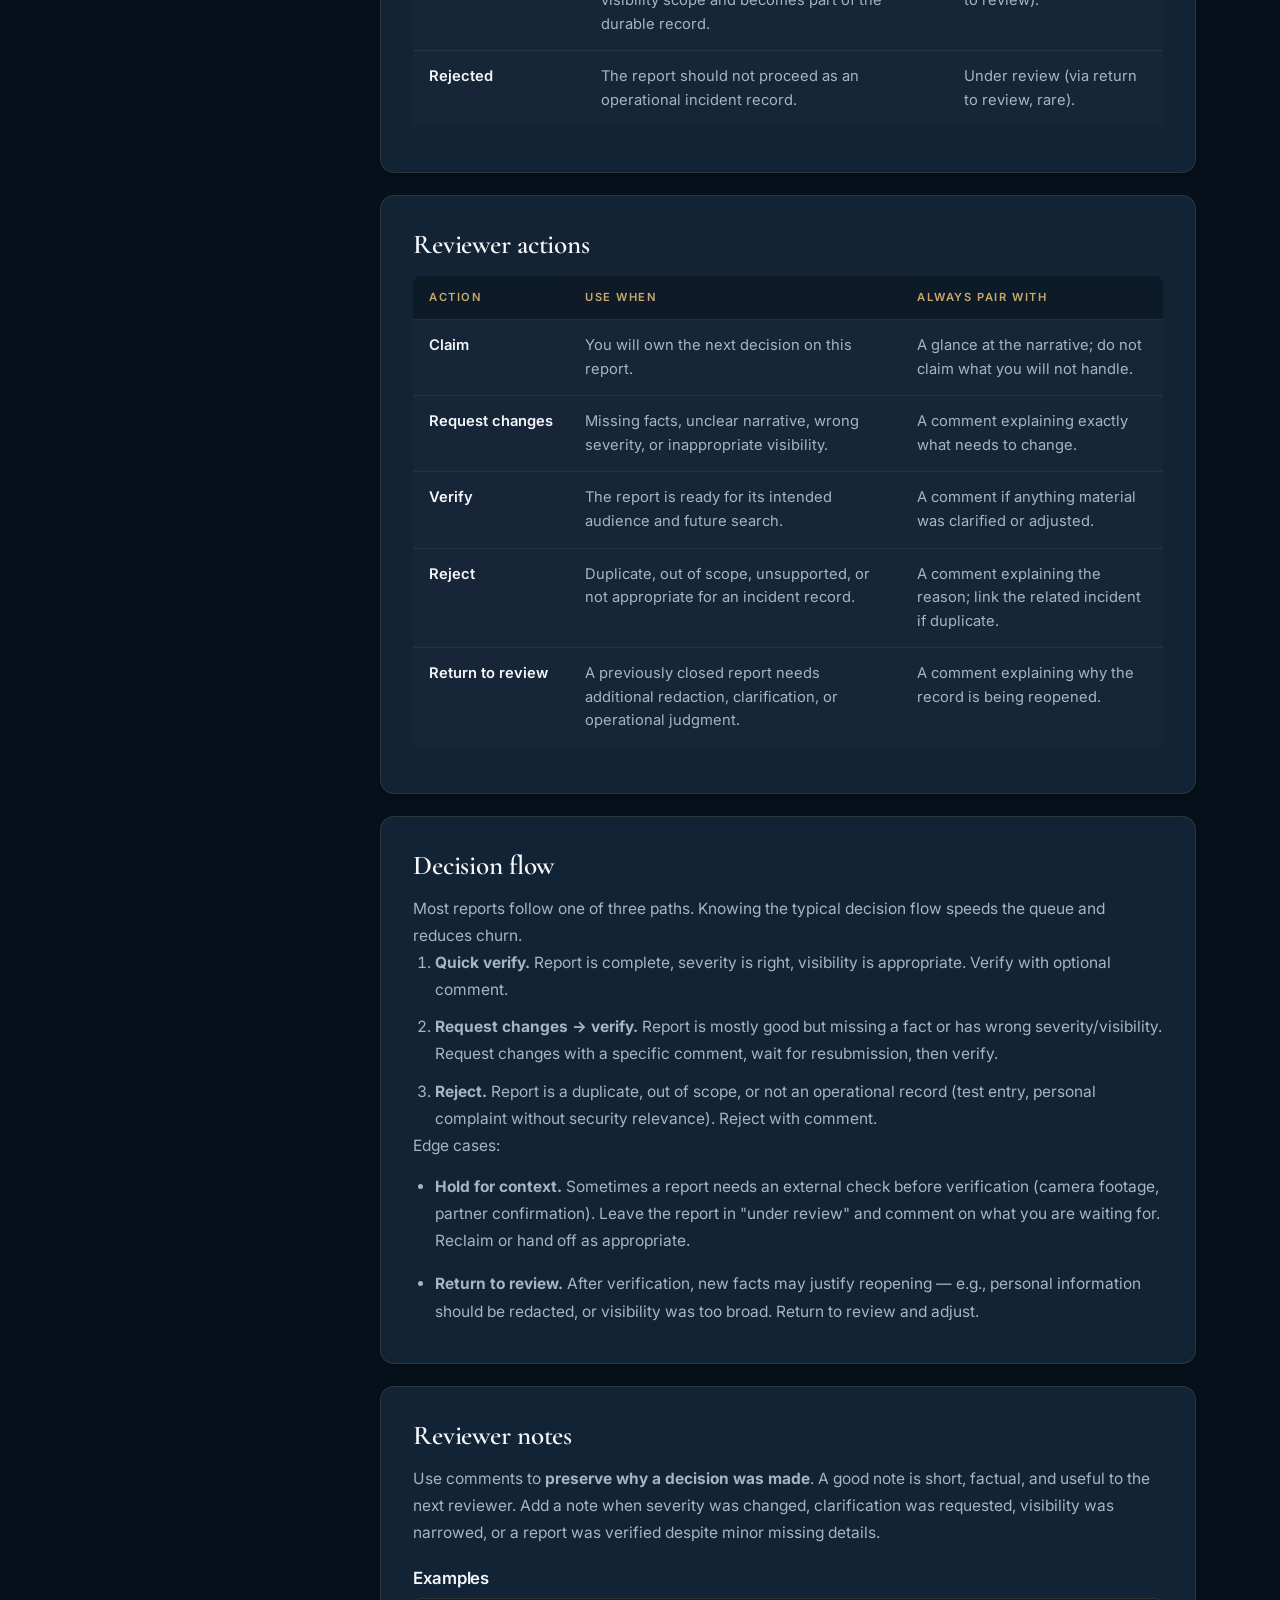
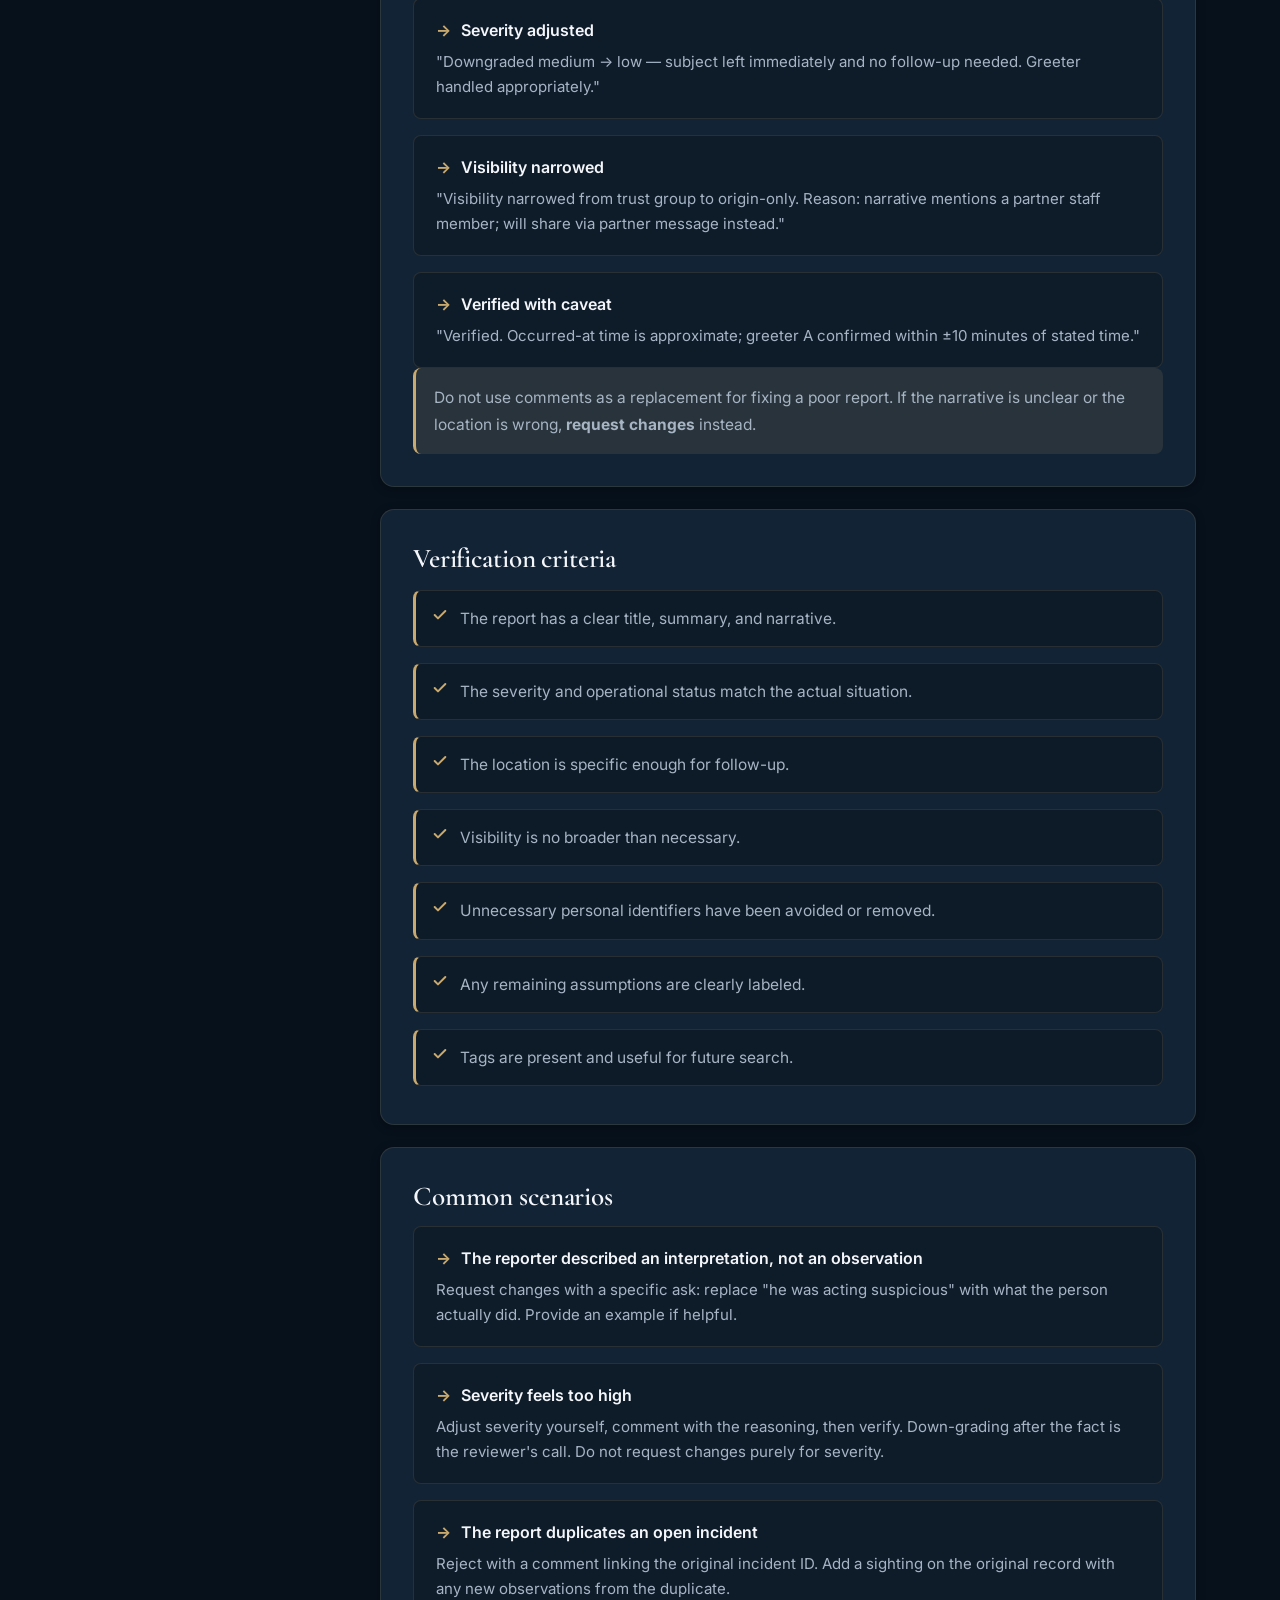
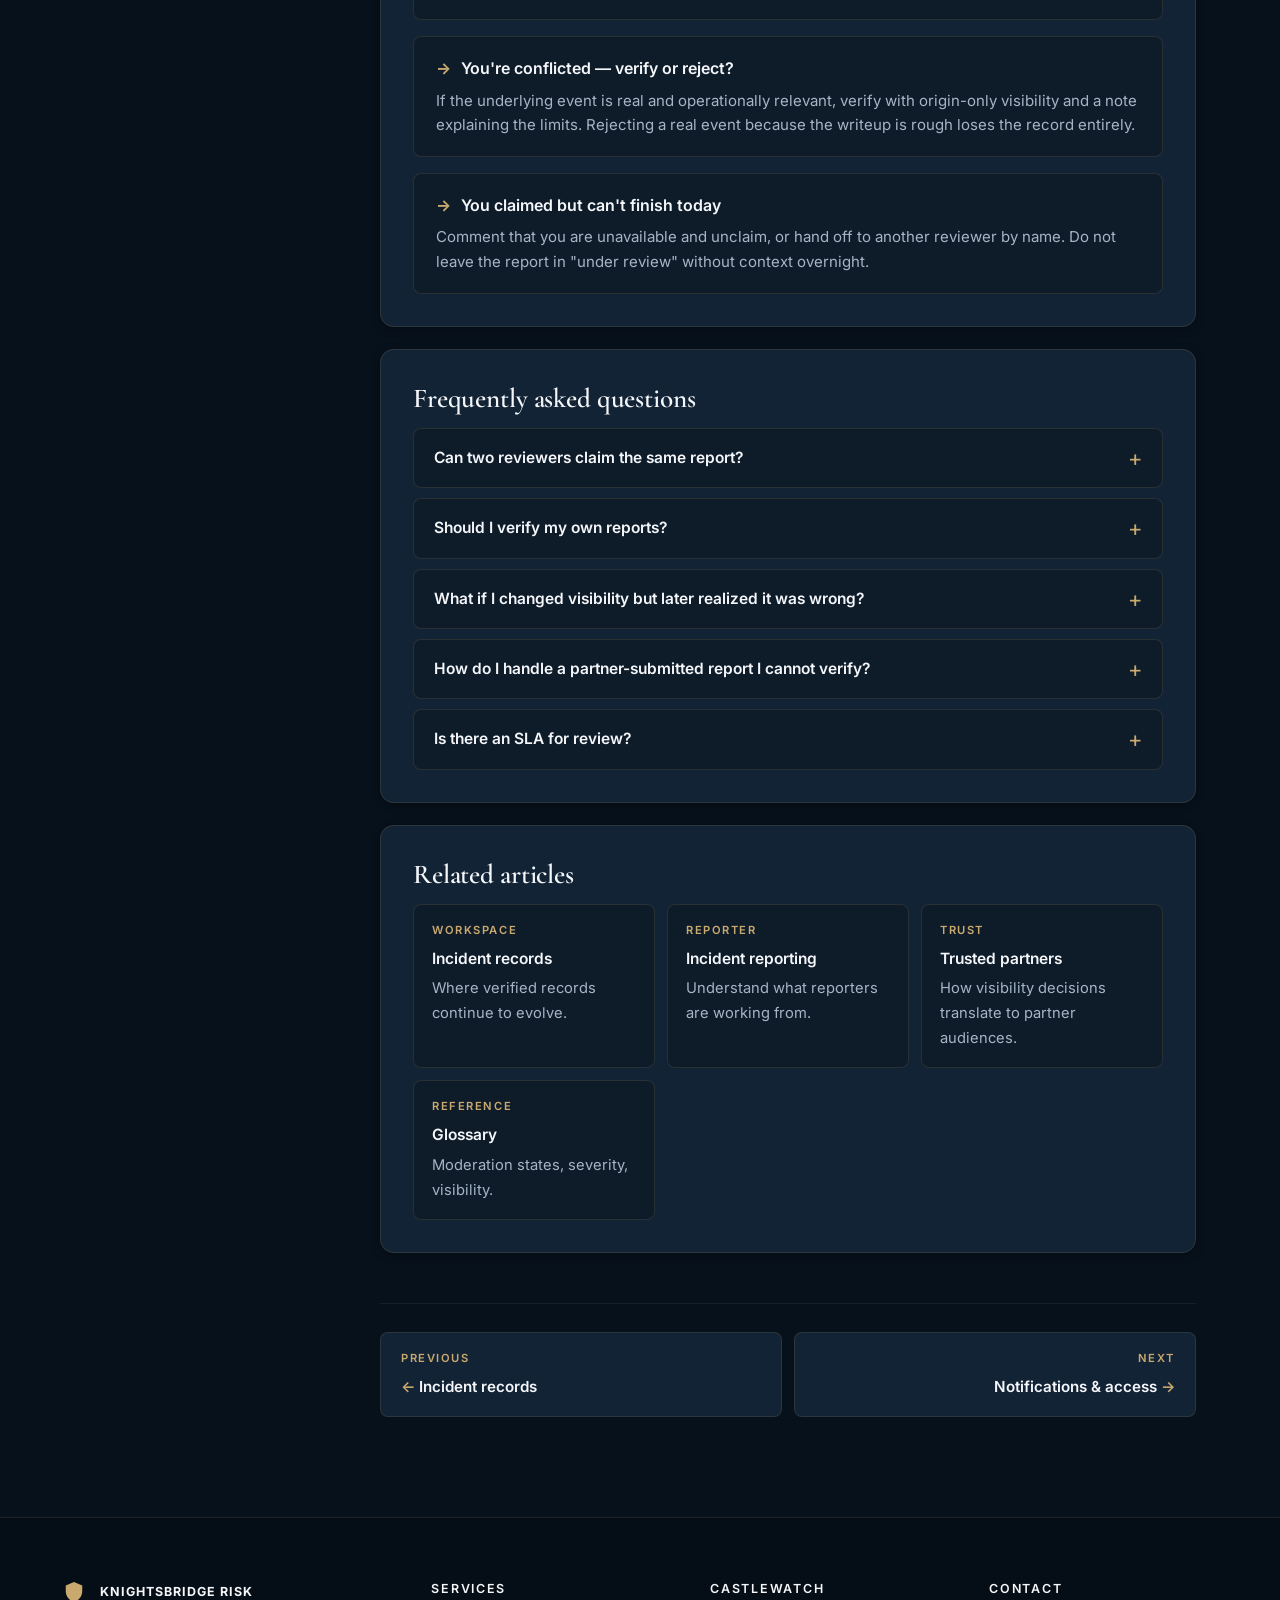
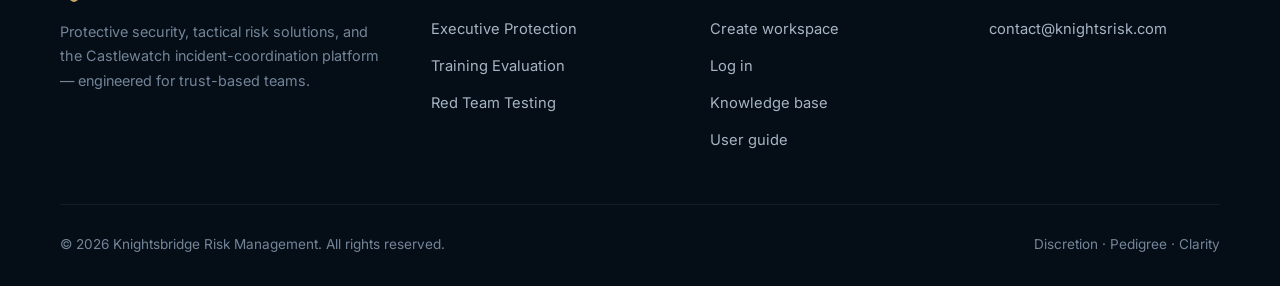
<file: knowledge-base/review-workflow/index.html>
<!DOCTYPE html>
<html lang="en">
<head>
  <meta charset="UTF-8">
  <meta name="viewport" content="width=device-width, initial-scale=1.0">
  <title>Review Queue &amp; Moderation | Castlewatch Knowledge Base</title>
  <meta name="description" content="How Castlewatch reviewers claim, verify, reject, request changes, and document moderation decisions.">
  <link rel="icon" type="image/png" sizes="32x32" href="../../assets/favicon-32.png">
  <link rel="icon" type="image/png" sizes="16x16" href="../../assets/favicon-16.png">
  <link rel="apple-touch-icon" sizes="180x180" href="../../assets/favicon-180.png">
  <link rel="shortcut icon" href="../../assets/favicon.ico" type="image/x-icon">
  <link rel="stylesheet" href="../styles.css">
</head>
<body>
  <header>
    <nav class="nav" aria-label="Primary navigation">
      <a class="nav-brand" href="../../">Knightsbridge Risk</a>
      <div class="nav-links">
        <a href="../">Knowledge Base</a>
        <a href="../../user-guide/">User Guide</a>
        <a href="https://castlewatch.onrender.com/login">Log in</a>
        <a class="primary" href="https://castlewatch.onrender.com/signup">Sign up</a>
      </div>
    </nav>
    <section class="hero">
      <nav class="breadcrumb" aria-label="Breadcrumb">
        <a href="../">Knowledge Base</a>
        <span class="sep">/</span>
        <a href="../#reviewers">For Reviewers</a>
        <span class="sep">/</span>
        <span class="current">Review workflow</span>
      </nav>
      <span class="role-tag reviewer">For Reviewers</span>
      <h1 style="margin-top:14px">Review queue &amp; moderation</h1>
      <p class="lead">The review queue exists to keep incident sharing deliberate. Reviewers verify, request clarification, reject, or return records to review using explicit state transitions &mdash; and document why for the next reviewer.</p>
    </section>
  </header>

  <main class="article-layout">
    <aside class="toc">
      <h2>On this page</h2>
      <ol>
        <li><a href="#purpose">Purpose</a></li>
        <li><a href="#states">Moderation states</a></li>
        <li><a href="#actions">Reviewer actions</a></li>
        <li><a href="#flow">Decision flow</a></li>
        <li><a href="#notes">Reviewer notes</a></li>
        <li><a href="#criteria">Verification criteria</a></li>
        <li><a href="#scenarios">Scenarios</a></li>
        <li><a href="#faq">FAQ</a></li>
        <li><a href="#related">Related articles</a></li>
      </ol>
    </aside>

    <article class="article-body">
      <dl class="summary-box">
        <div><dt>Audience</dt><dd>Reviewers and senior members responsible for moderation.</dd></div>
        <div><dt>Read first</dt><dd><a href="../incident-reporting/" style="color:var(--accent)">Incident reporting</a> &mdash; you are evaluating output of that process.</dd></div>
        <div><dt>Read next</dt><dd><a href="../incident-records/" style="color:var(--accent)">Incident records</a> for what happens after verification.</dd></div>
        <div><dt>Mindset</dt><dd>Every decision is recorded. Move deliberately and preserve the reason.</dd></div>
      </dl>

      <section id="purpose" class="panel">
        <h2>Purpose</h2>
        <p>The review queue is the operating surface for reports that need <strong>human judgment</strong> before they move wider. The queue helps reviewers focus on severity, status, report quality, and whether the selected audience is appropriate. Review actions happen on-page with success or error feedback, so reviewers should wait for the visible confirmation before moving to the next decision.</p>
        <p>Reviewers do three jobs at once: verify the facts are believable and complete, ensure visibility is appropriate, and preserve enough context that a later reviewer can understand the decision.</p>
      </section>

      <section id="states" class="panel">
        <h2>Moderation states</h2>
        <table class="field-table">
          <thead><tr><th>State</th><th>Meaning</th><th>Can transition to</th></tr></thead>
          <tbody>
            <tr><td>Submitted</td><td>The report has entered the workflow but is not yet claimed or resolved.</td><td>Under review (via claim).</td></tr>
            <tr><td>Under review</td><td>A reviewer has claimed or reclaimed the report and is evaluating it.</td><td>Changes requested, verified, rejected.</td></tr>
            <tr><td>Changes requested</td><td>The report needs clarification or correction before verification.</td><td>Under review (when the reporter resubmits).</td></tr>
            <tr><td>Verified</td><td>The report is accepted for the selected visibility scope and becomes part of the durable record.</td><td>Under review (via return to review).</td></tr>
            <tr><td>Rejected</td><td>The report should not proceed as an operational incident record.</td><td>Under review (via return to review, rare).</td></tr>
          </tbody>
        </table>
      </section>

      <section id="actions" class="panel">
        <h2>Reviewer actions</h2>
        <table class="field-table">
          <thead><tr><th>Action</th><th>Use when</th><th>Always pair with</th></tr></thead>
          <tbody>
            <tr><td>Claim</td><td>You will own the next decision on this report.</td><td>A glance at the narrative; do not claim what you will not handle.</td></tr>
            <tr><td>Request changes</td><td>Missing facts, unclear narrative, wrong severity, or inappropriate visibility.</td><td>A comment explaining exactly what needs to change.</td></tr>
            <tr><td>Verify</td><td>The report is ready for its intended audience and future search.</td><td>A comment if anything material was clarified or adjusted.</td></tr>
            <tr><td>Reject</td><td>Duplicate, out of scope, unsupported, or not appropriate for an incident record.</td><td>A comment explaining the reason; link the related incident if duplicate.</td></tr>
            <tr><td>Return to review</td><td>A previously closed report needs additional redaction, clarification, or operational judgment.</td><td>A comment explaining why the record is being reopened.</td></tr>
          </tbody>
        </table>
      </section>

      <section id="flow" class="panel">
        <h2>Decision flow</h2>
        <p>Most reports follow one of three paths. Knowing the typical decision flow speeds the queue and reduces churn.</p>
        <ol>
          <li><strong>Quick verify.</strong> Report is complete, severity is right, visibility is appropriate. Verify with optional comment.</li>
          <li><strong>Request changes &rarr; verify.</strong> Report is mostly good but missing a fact or has wrong severity/visibility. Request changes with a specific comment, wait for resubmission, then verify.</li>
          <li><strong>Reject.</strong> Report is a duplicate, out of scope, or not an operational record (test entry, personal complaint without security relevance). Reject with comment.</li>
        </ol>
        <p>Edge cases:</p>
        <ul>
          <li><strong>Hold for context.</strong> Sometimes a report needs an external check before verification (camera footage, partner confirmation). Leave the report in "under review" and comment on what you are waiting for. Reclaim or hand off as appropriate.</li>
          <li><strong>Return to review.</strong> After verification, new facts may justify reopening &mdash; e.g., personal information should be redacted, or visibility was too broad. Return to review and adjust.</li>
        </ul>
      </section>

      <section id="notes" class="panel">
        <h2>Reviewer notes</h2>
        <p>Use comments to <strong>preserve why a decision was made</strong>. A good note is short, factual, and useful to the next reviewer. Add a note when severity was changed, clarification was requested, visibility was narrowed, or a report was verified despite minor missing details.</p>
        <h3>Examples</h3>
        <div class="scenarios">
          <div class="scenario">
            <h4>Severity adjusted</h4>
            <p>"Downgraded medium &rarr; low &mdash; subject left immediately and no follow-up needed. Greeter handled appropriately."</p>
          </div>
          <div class="scenario">
            <h4>Visibility narrowed</h4>
            <p>"Visibility narrowed from trust group to origin-only. Reason: narrative mentions a partner staff member; will share via partner message instead."</p>
          </div>
          <div class="scenario">
            <h4>Verified with caveat</h4>
            <p>"Verified. Occurred-at time is approximate; greeter A confirmed within ±10 minutes of stated time."</p>
          </div>
        </div>
        <p class="note">Do not use comments as a replacement for fixing a poor report. If the narrative is unclear or the location is wrong, <strong>request changes</strong> instead.</p>
      </section>

      <section id="criteria" class="panel">
        <h2>Verification criteria</h2>
        <ul class="checklist">
          <li>The report has a clear title, summary, and narrative.</li>
          <li>The severity and operational status match the actual situation.</li>
          <li>The location is specific enough for follow-up.</li>
          <li>Visibility is no broader than necessary.</li>
          <li>Unnecessary personal identifiers have been avoided or removed.</li>
          <li>Any remaining assumptions are clearly labeled.</li>
          <li>Tags are present and useful for future search.</li>
        </ul>
      </section>

      <section id="scenarios" class="panel">
        <h2>Common scenarios</h2>
        <div class="scenarios">
          <div class="scenario">
            <h4>The reporter described an interpretation, not an observation</h4>
            <p>Request changes with a specific ask: replace "he was acting suspicious" with what the person actually did. Provide an example if helpful.</p>
          </div>
          <div class="scenario">
            <h4>Severity feels too high</h4>
            <p>Adjust severity yourself, comment with the reasoning, then verify. Down-grading after the fact is the reviewer's call. Do not request changes purely for severity.</p>
          </div>
          <div class="scenario">
            <h4>The report duplicates an open incident</h4>
            <p>Reject with a comment linking the original incident ID. Add a sighting on the original record with any new observations from the duplicate.</p>
          </div>
          <div class="scenario">
            <h4>You're conflicted &mdash; verify or reject?</h4>
            <p>If the underlying event is real and operationally relevant, verify with origin-only visibility and a note explaining the limits. Rejecting a real event because the writeup is rough loses the record entirely.</p>
          </div>
          <div class="scenario">
            <h4>You claimed but can't finish today</h4>
            <p>Comment that you are unavailable and unclaim, or hand off to another reviewer by name. Do not leave the report in "under review" without context overnight.</p>
          </div>
        </div>
      </section>

      <section id="faq" class="panel">
        <h2>Frequently asked questions</h2>
        <div class="faq">
          <details>
            <summary>Can two reviewers claim the same report?</summary>
            <p>Claim is exclusive; reassignment is allowed. If two reviewers want to collaborate, one claims and the other comments.</p>
          </details>
          <details>
            <summary>Should I verify my own reports?</summary>
            <p>Avoid it when possible. A second reviewer's eyes catch most of the issues a self-review misses. For very small teams where it is unavoidable, comment explicitly that the reporter and reviewer are the same person.</p>
          </details>
          <details>
            <summary>What if I changed visibility but later realized it was wrong?</summary>
            <p>Return the record to review and adjust. Comment with the new reason. Past disclosures already made cannot be unmade &mdash; future visibility is what you control.</p>
          </details>
          <details>
            <summary>How do I handle a partner-submitted report I cannot verify?</summary>
            <p>Partners do not submit into your queue &mdash; they submit in their own workspace. If you received a partner-shared record and disagree with content, raise it via partner message; do not edit their record.</p>
          </details>
          <details>
            <summary>Is there an SLA for review?</summary>
            <p>The platform does not enforce one. Your organization should set an internal target (e.g., low/medium within 48 hours, high within 4 hours, critical within minutes). Document it where reviewers see it.</p>
          </details>
        </div>
      </section>

      <section id="related" class="panel">
        <h2>Related articles</h2>
        <div class="related-articles">
          <a href="../incident-records/"><span class="meta">Workspace</span><strong>Incident records</strong>Where verified records continue to evolve.</a>
          <a href="../incident-reporting/"><span class="meta">Reporter</span><strong>Incident reporting</strong>Understand what reporters are working from.</a>
          <a href="../trusted-partners/"><span class="meta">Trust</span><strong>Trusted partners</strong>How visibility decisions translate to partner audiences.</a>
          <a href="../glossary/"><span class="meta">Reference</span><strong>Glossary</strong>Moderation states, severity, visibility.</a>
        </div>
      </section>

      <nav class="prev-next" aria-label="Article navigation">
        <a class="prev" href="../incident-records/">
          <span class="label">Previous</span>
          <span class="title">Incident records</span>
        </a>
        <a class="next" href="../notifications-access/">
          <span class="label">Next</span>
          <span class="title">Notifications &amp; access</span>
        </a>
      </nav>
    </article>
  </main>

  <footer>
    <div class="footer-inner">
      <div class="footer-col">
        <div class="footer-brand">
          <span class="footer-brand-mark" aria-hidden="true">
            <svg width="22" height="22" viewBox="0 0 24 24" fill="currentColor"><path d="M12 1L3 5v6c0 5.55 3.84 10.74 9 12 5.16-1.26 9-6.45 9-12V5l-9-4z"/></svg>
          </span>
          <span>Knightsbridge Risk</span>
        </div>
        <p>Protective security, tactical risk solutions, and the Castlewatch incident-coordination platform &mdash; engineered for trust-based teams.</p>
      </div>
      <div class="footer-col">
        <h4>Services</h4>
        <ul>
          <li><a href="../../#capabilities">Executive Protection</a></li>
          <li><a href="../../#capabilities">Training Evaluation</a></li>
          <li><a href="../../#capabilities">Red Team Testing</a></li>
        </ul>
      </div>
      <div class="footer-col">
        <h4>Castlewatch</h4>
        <ul>
          <li><a href="https://castlewatch.onrender.com/signup">Create workspace</a></li>
          <li><a href="https://castlewatch.onrender.com/login">Log in</a></li>
          <li><a href="../">Knowledge base</a></li>
          <li><a href="../../user-guide/">User guide</a></li>
        </ul>
      </div>
      <div class="footer-col">
        <h4>Contact</h4>
        <ul>
          <li><a href="mailto:contact@knightsrisk.com">contact@knightsrisk.com</a></li>
        </ul>
      </div>
    </div>
    <div class="footer-bottom">
      <span>&copy; 2026 Knightsbridge Risk Management. All rights reserved.</span>
      <span>Discretion &middot; Pedigree &middot; Clarity</span>
    </div>
  </footer>
</body>
</html>
</file>
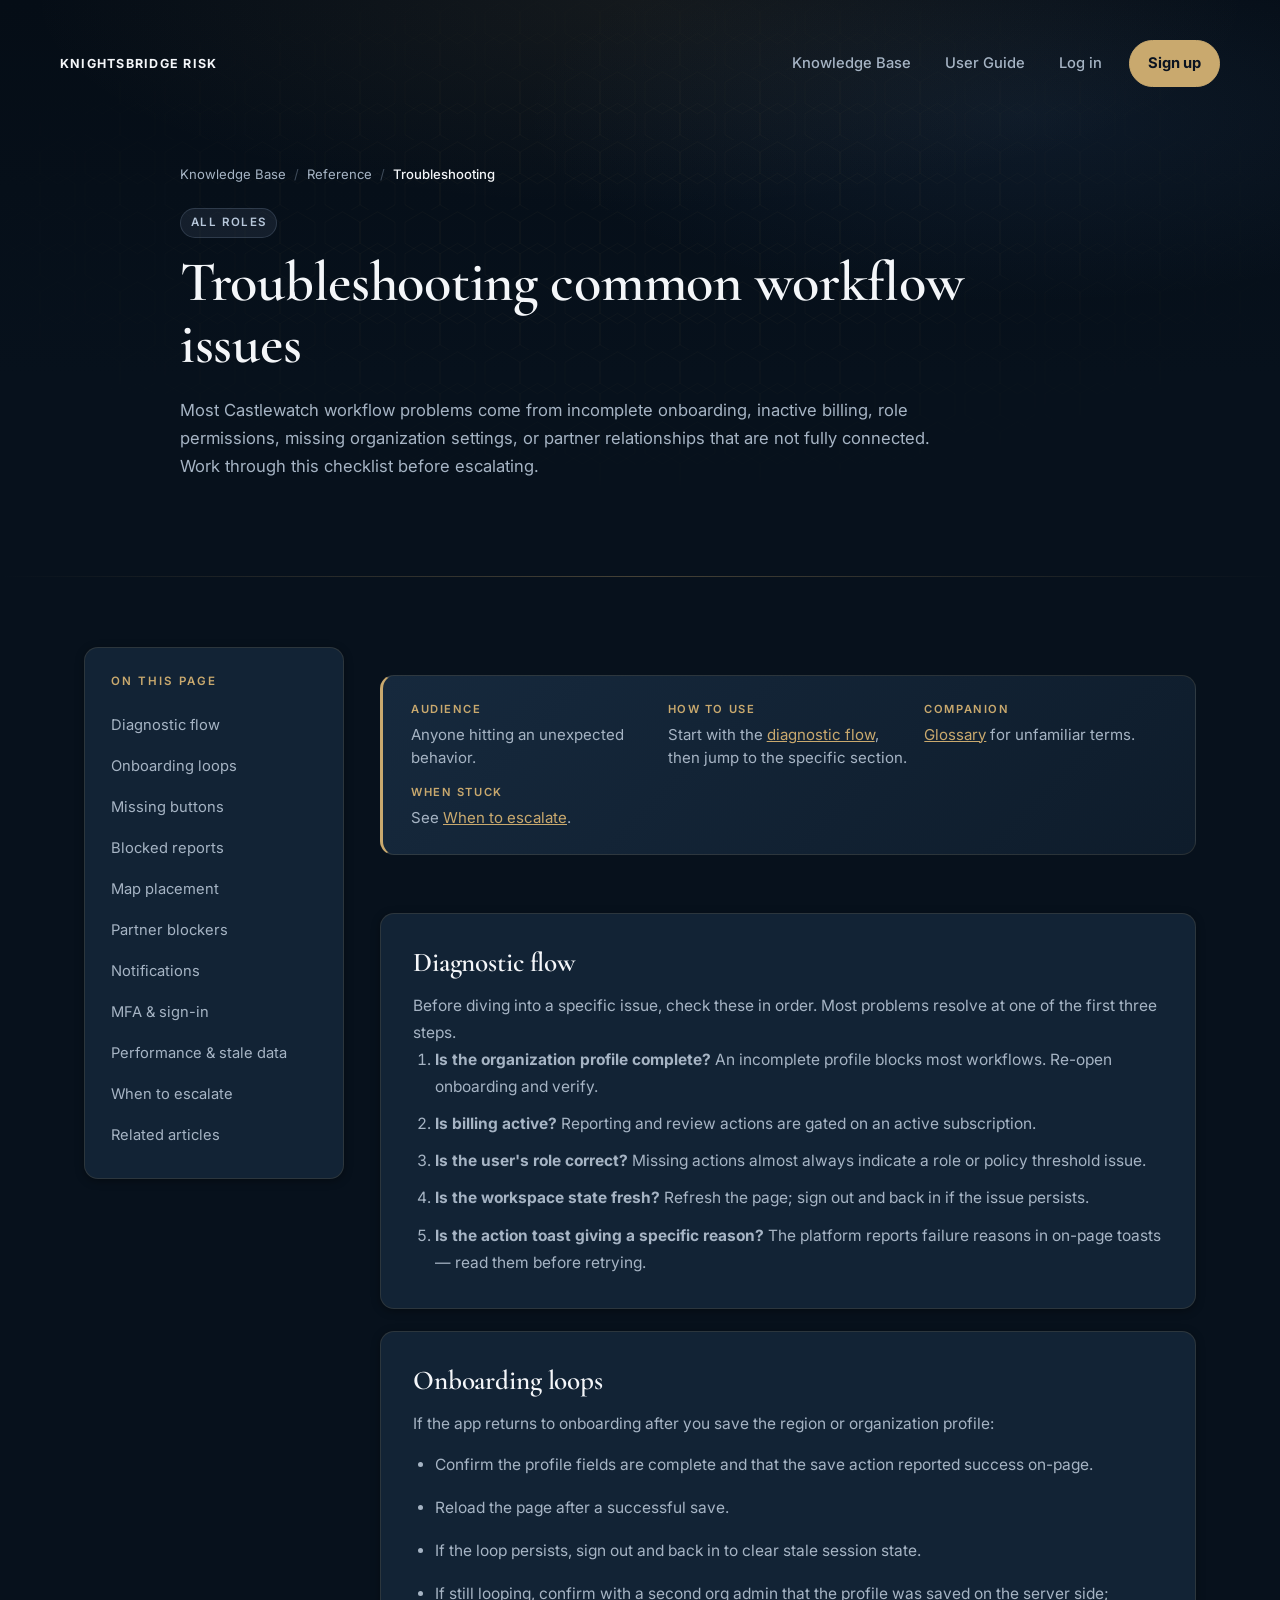
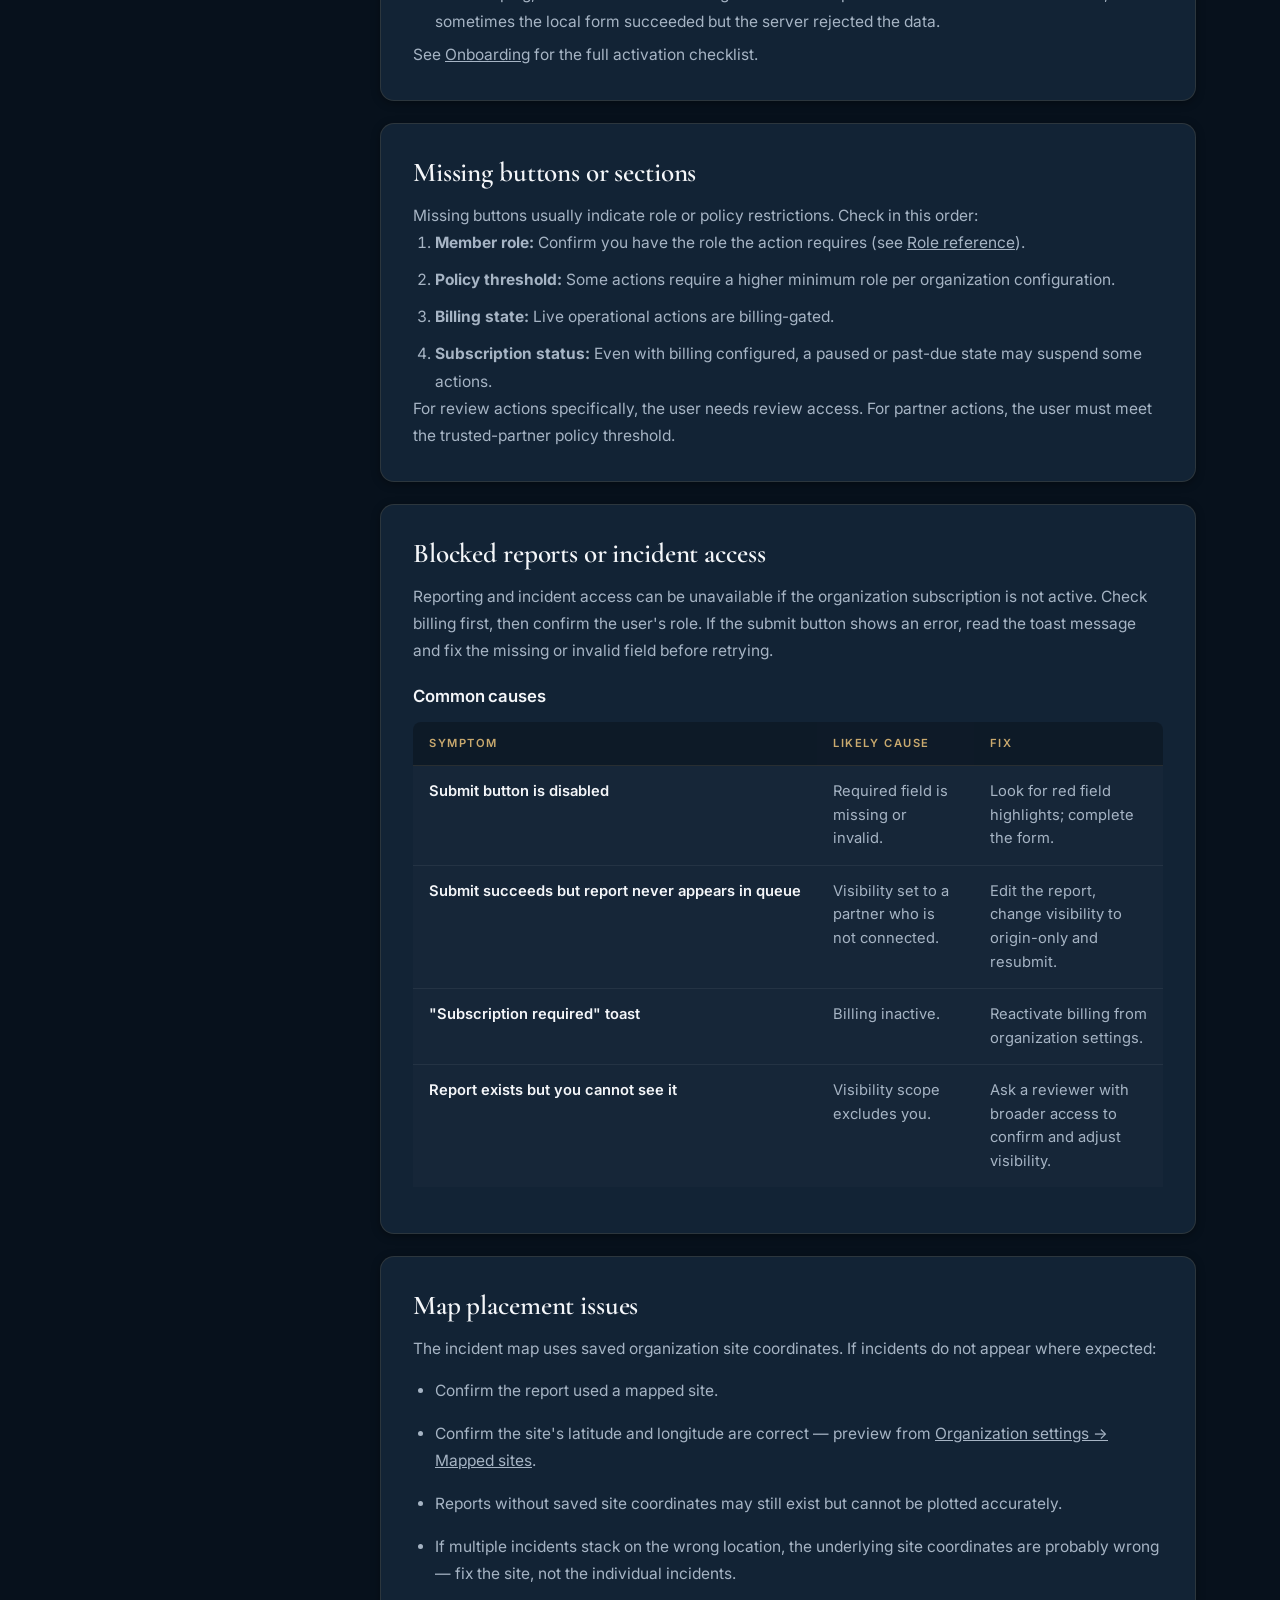
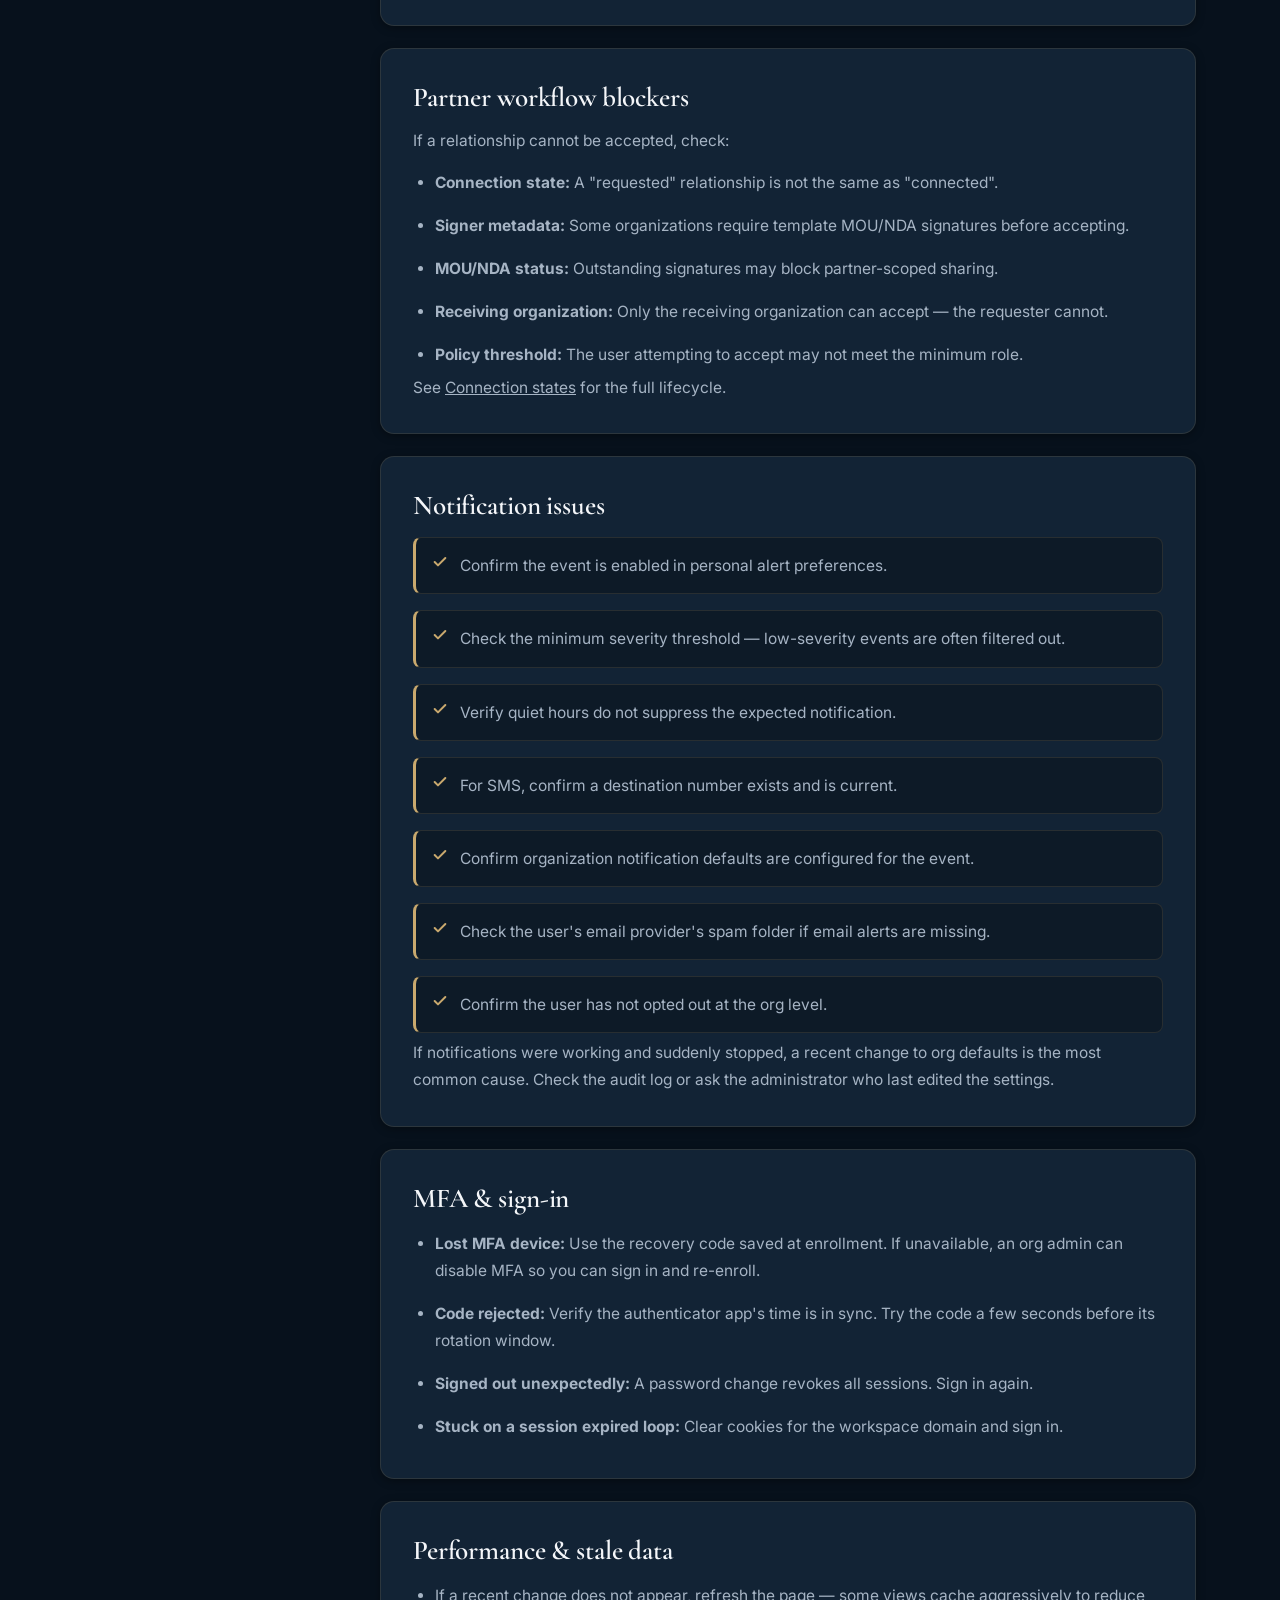
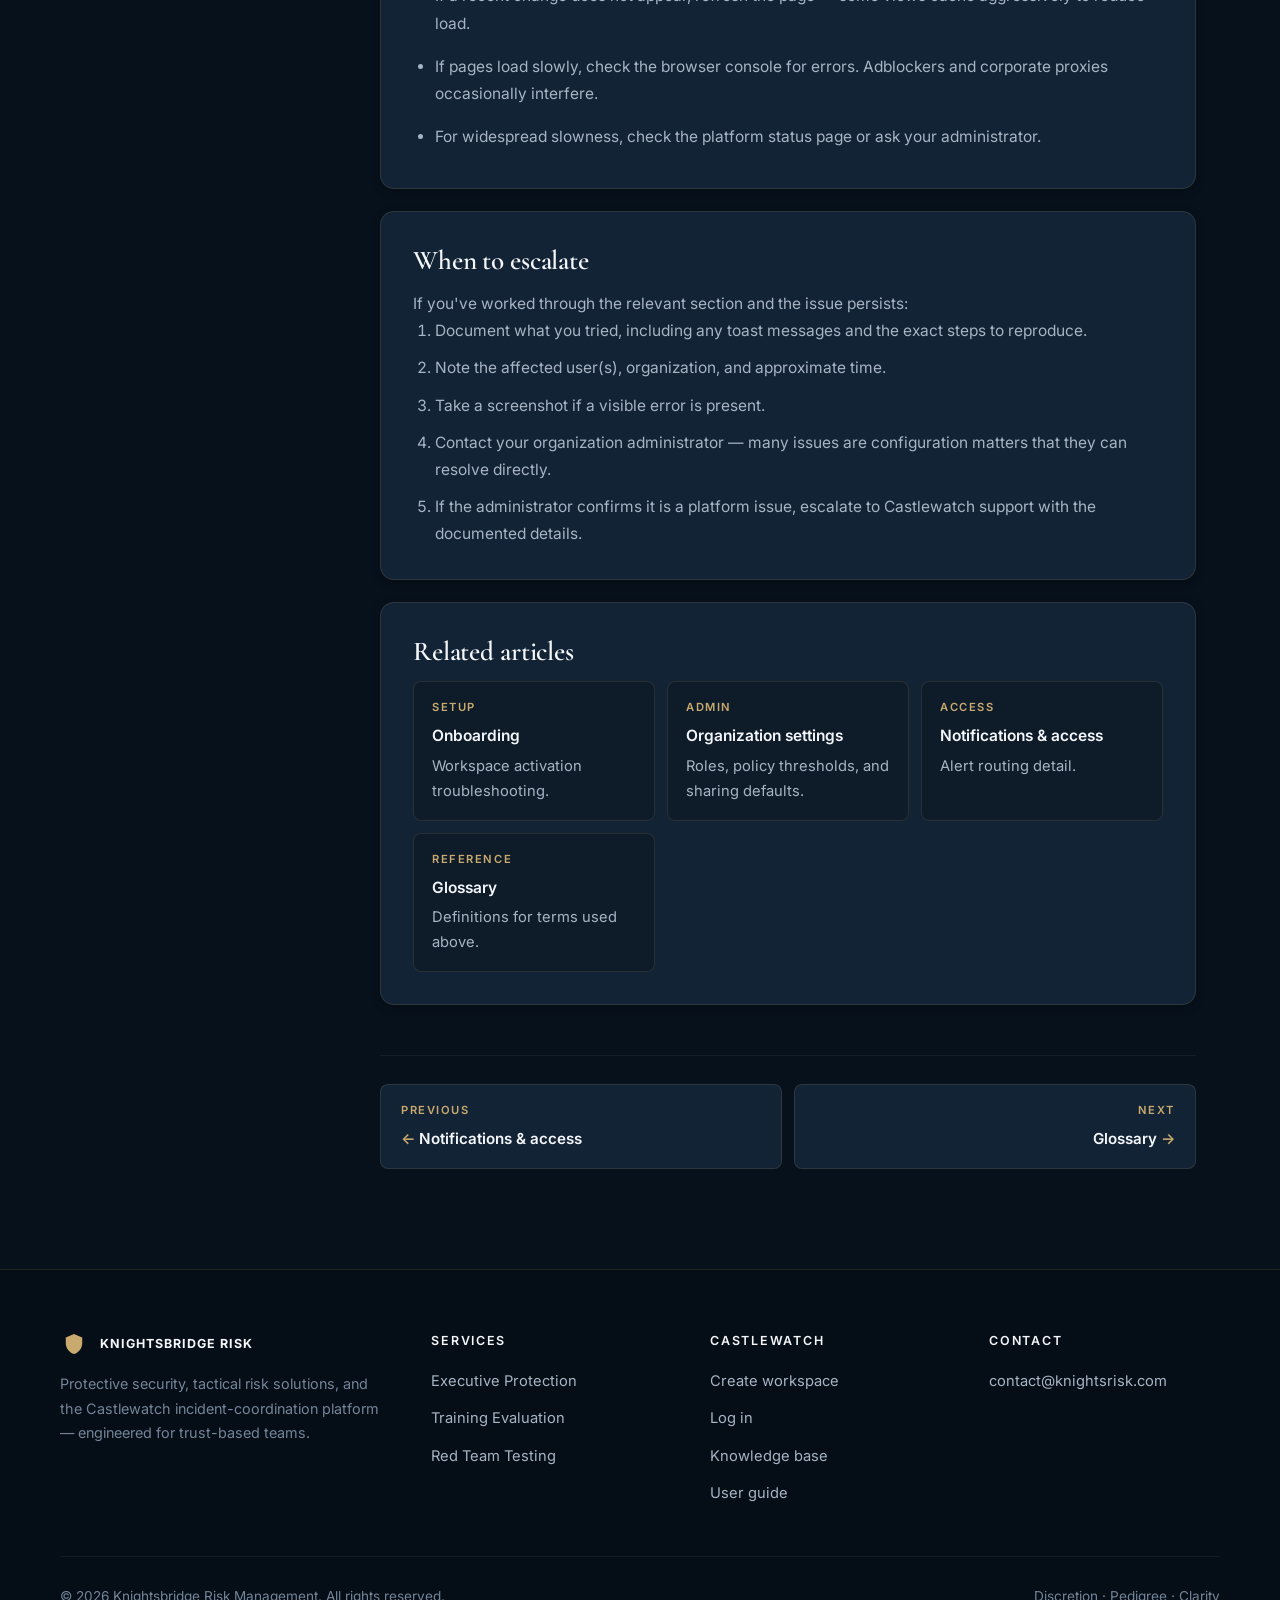
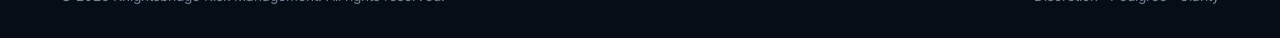
<file: knowledge-base/troubleshooting/index.html>
<!DOCTYPE html>
<html lang="en">
<head>
  <meta charset="UTF-8">
  <meta name="viewport" content="width=device-width, initial-scale=1.0">
  <title>Troubleshooting | Castlewatch Knowledge Base</title>
  <meta name="description" content="Troubleshoot Castlewatch onboarding loops, missing actions, blocked reports, map placement, partner workflows, notifications, and access issues.">
  <link rel="icon" type="image/png" sizes="32x32" href="../../assets/favicon-32.png">
  <link rel="icon" type="image/png" sizes="16x16" href="../../assets/favicon-16.png">
  <link rel="apple-touch-icon" sizes="180x180" href="../../assets/favicon-180.png">
  <link rel="shortcut icon" href="../../assets/favicon.ico" type="image/x-icon">
  <link rel="stylesheet" href="../styles.css">
</head>
<body>
  <header>
    <nav class="nav" aria-label="Primary navigation">
      <a class="nav-brand" href="../../">Knightsbridge Risk</a>
      <div class="nav-links">
        <a href="../">Knowledge Base</a>
        <a href="../../user-guide/">User Guide</a>
        <a href="https://castlewatch.onrender.com/login">Log in</a>
        <a class="primary" href="https://castlewatch.onrender.com/signup">Sign up</a>
      </div>
    </nav>
    <section class="hero">
      <nav class="breadcrumb" aria-label="Breadcrumb">
        <a href="../">Knowledge Base</a>
        <span class="sep">/</span>
        <a href="../#reference">Reference</a>
        <span class="sep">/</span>
        <span class="current">Troubleshooting</span>
      </nav>
      <span class="role-tag reference">All roles</span>
      <h1 style="margin-top:14px">Troubleshooting common workflow issues</h1>
      <p class="lead">Most Castlewatch workflow problems come from incomplete onboarding, inactive billing, role permissions, missing organization settings, or partner relationships that are not fully connected. Work through this checklist before escalating.</p>
    </section>
  </header>

  <main class="article-layout">
    <aside class="toc">
      <h2>On this page</h2>
      <ol>
        <li><a href="#flow">Diagnostic flow</a></li>
        <li><a href="#onboarding">Onboarding loops</a></li>
        <li><a href="#actions">Missing buttons</a></li>
        <li><a href="#reports">Blocked reports</a></li>
        <li><a href="#map">Map placement</a></li>
        <li><a href="#partners">Partner blockers</a></li>
        <li><a href="#notifications">Notifications</a></li>
        <li><a href="#mfa">MFA &amp; sign-in</a></li>
        <li><a href="#performance">Performance &amp; stale data</a></li>
        <li><a href="#escalate">When to escalate</a></li>
        <li><a href="#related">Related articles</a></li>
      </ol>
    </aside>

    <article class="article-body">
      <dl class="summary-box">
        <div><dt>Audience</dt><dd>Anyone hitting an unexpected behavior.</dd></div>
        <div><dt>How to use</dt><dd>Start with the <a href="#flow" style="color:var(--accent)">diagnostic flow</a>, then jump to the specific section.</dd></div>
        <div><dt>Companion</dt><dd><a href="../glossary/" style="color:var(--accent)">Glossary</a> for unfamiliar terms.</dd></div>
        <div><dt>When stuck</dt><dd>See <a href="#escalate" style="color:var(--accent)">When to escalate</a>.</dd></div>
      </dl>

      <section id="flow" class="panel">
        <h2>Diagnostic flow</h2>
        <p>Before diving into a specific issue, check these in order. Most problems resolve at one of the first three steps.</p>
        <ol>
          <li><strong>Is the organization profile complete?</strong> An incomplete profile blocks most workflows. Re-open onboarding and verify.</li>
          <li><strong>Is billing active?</strong> Reporting and review actions are gated on an active subscription.</li>
          <li><strong>Is the user's role correct?</strong> Missing actions almost always indicate a role or policy threshold issue.</li>
          <li><strong>Is the workspace state fresh?</strong> Refresh the page; sign out and back in if the issue persists.</li>
          <li><strong>Is the action toast giving a specific reason?</strong> The platform reports failure reasons in on-page toasts &mdash; read them before retrying.</li>
        </ol>
      </section>

      <section id="onboarding" class="panel">
        <h2>Onboarding loops</h2>
        <p>If the app returns to onboarding after you save the region or organization profile:</p>
        <ul>
          <li>Confirm the profile fields are complete and that the save action reported success on-page.</li>
          <li>Reload the page after a successful save.</li>
          <li>If the loop persists, sign out and back in to clear stale session state.</li>
          <li>If still looping, confirm with a second org admin that the profile was saved on the server side; sometimes the local form succeeded but the server rejected the data.</li>
        </ul>
        <p>See <a href="../onboarding/">Onboarding</a> for the full activation checklist.</p>
      </section>

      <section id="actions" class="panel">
        <h2>Missing buttons or sections</h2>
        <p>Missing buttons usually indicate role or policy restrictions. Check in this order:</p>
        <ol>
          <li><strong>Member role:</strong> Confirm you have the role the action requires (see <a href="../organization-settings/#members">Role reference</a>).</li>
          <li><strong>Policy threshold:</strong> Some actions require a higher minimum role per organization configuration.</li>
          <li><strong>Billing state:</strong> Live operational actions are billing-gated.</li>
          <li><strong>Subscription status:</strong> Even with billing configured, a paused or past-due state may suspend some actions.</li>
        </ol>
        <p>For review actions specifically, the user needs review access. For partner actions, the user must meet the trusted-partner policy threshold.</p>
      </section>

      <section id="reports" class="panel">
        <h2>Blocked reports or incident access</h2>
        <p>Reporting and incident access can be unavailable if the organization subscription is not active. Check billing first, then confirm the user's role. If the submit button shows an error, read the toast message and fix the missing or invalid field before retrying.</p>
        <h3>Common causes</h3>
        <table class="field-table">
          <thead><tr><th>Symptom</th><th>Likely cause</th><th>Fix</th></tr></thead>
          <tbody>
            <tr><td>Submit button is disabled</td><td>Required field is missing or invalid.</td><td>Look for red field highlights; complete the form.</td></tr>
            <tr><td>Submit succeeds but report never appears in queue</td><td>Visibility set to a partner who is not connected.</td><td>Edit the report, change visibility to origin-only and resubmit.</td></tr>
            <tr><td>"Subscription required" toast</td><td>Billing inactive.</td><td>Reactivate billing from organization settings.</td></tr>
            <tr><td>Report exists but you cannot see it</td><td>Visibility scope excludes you.</td><td>Ask a reviewer with broader access to confirm and adjust visibility.</td></tr>
          </tbody>
        </table>
      </section>

      <section id="map" class="panel">
        <h2>Map placement issues</h2>
        <p>The incident map uses saved organization site coordinates. If incidents do not appear where expected:</p>
        <ul>
          <li>Confirm the report used a mapped site.</li>
          <li>Confirm the site's latitude and longitude are correct &mdash; preview from <a href="../organization-settings/#sites">Organization settings &rarr; Mapped sites</a>.</li>
          <li>Reports without saved site coordinates may still exist but cannot be plotted accurately.</li>
          <li>If multiple incidents stack on the wrong location, the underlying site coordinates are probably wrong &mdash; fix the site, not the individual incidents.</li>
        </ul>
      </section>

      <section id="partners" class="panel">
        <h2>Partner workflow blockers</h2>
        <p>If a relationship cannot be accepted, check:</p>
        <ul>
          <li><strong>Connection state:</strong> A "requested" relationship is not the same as "connected".</li>
          <li><strong>Signer metadata:</strong> Some organizations require template MOU/NDA signatures before accepting.</li>
          <li><strong>MOU/NDA status:</strong> Outstanding signatures may block partner-scoped sharing.</li>
          <li><strong>Receiving organization:</strong> Only the receiving organization can accept &mdash; the requester cannot.</li>
          <li><strong>Policy threshold:</strong> The user attempting to accept may not meet the minimum role.</li>
        </ul>
        <p>See <a href="../trusted-partners/#states">Connection states</a> for the full lifecycle.</p>
      </section>

      <section id="notifications" class="panel">
        <h2>Notification issues</h2>
        <ul class="checklist">
          <li>Confirm the event is enabled in personal alert preferences.</li>
          <li>Check the minimum severity threshold &mdash; low-severity events are often filtered out.</li>
          <li>Verify quiet hours do not suppress the expected notification.</li>
          <li>For SMS, confirm a destination number exists and is current.</li>
          <li>Confirm organization notification defaults are configured for the event.</li>
          <li>Check the user's email provider's spam folder if email alerts are missing.</li>
          <li>Confirm the user has not opted out at the org level.</li>
        </ul>
        <p>If notifications were working and suddenly stopped, a recent change to org defaults is the most common cause. Check the audit log or ask the administrator who last edited the settings.</p>
      </section>

      <section id="mfa" class="panel">
        <h2>MFA &amp; sign-in</h2>
        <ul>
          <li><strong>Lost MFA device:</strong> Use the recovery code saved at enrollment. If unavailable, an org admin can disable MFA so you can sign in and re-enroll.</li>
          <li><strong>Code rejected:</strong> Verify the authenticator app's time is in sync. Try the code a few seconds before its rotation window.</li>
          <li><strong>Signed out unexpectedly:</strong> A password change revokes all sessions. Sign in again.</li>
          <li><strong>Stuck on a session expired loop:</strong> Clear cookies for the workspace domain and sign in.</li>
        </ul>
      </section>

      <section id="performance" class="panel">
        <h2>Performance &amp; stale data</h2>
        <ul>
          <li>If a recent change does not appear, refresh the page &mdash; some views cache aggressively to reduce load.</li>
          <li>If pages load slowly, check the browser console for errors. Adblockers and corporate proxies occasionally interfere.</li>
          <li>For widespread slowness, check the platform status page or ask your administrator.</li>
        </ul>
      </section>

      <section id="escalate" class="panel">
        <h2>When to escalate</h2>
        <p>If you've worked through the relevant section and the issue persists:</p>
        <ol>
          <li>Document what you tried, including any toast messages and the exact steps to reproduce.</li>
          <li>Note the affected user(s), organization, and approximate time.</li>
          <li>Take a screenshot if a visible error is present.</li>
          <li>Contact your organization administrator &mdash; many issues are configuration matters that they can resolve directly.</li>
          <li>If the administrator confirms it is a platform issue, escalate to Castlewatch support with the documented details.</li>
        </ol>
      </section>

      <section id="related" class="panel">
        <h2>Related articles</h2>
        <div class="related-articles">
          <a href="../onboarding/"><span class="meta">Setup</span><strong>Onboarding</strong>Workspace activation troubleshooting.</a>
          <a href="../organization-settings/"><span class="meta">Admin</span><strong>Organization settings</strong>Roles, policy thresholds, and sharing defaults.</a>
          <a href="../notifications-access/"><span class="meta">Access</span><strong>Notifications &amp; access</strong>Alert routing detail.</a>
          <a href="../glossary/"><span class="meta">Reference</span><strong>Glossary</strong>Definitions for terms used above.</a>
        </div>
      </section>

      <nav class="prev-next" aria-label="Article navigation">
        <a class="prev" href="../notifications-access/">
          <span class="label">Previous</span>
          <span class="title">Notifications &amp; access</span>
        </a>
        <a class="next" href="../glossary/">
          <span class="label">Next</span>
          <span class="title">Glossary</span>
        </a>
      </nav>
    </article>
  </main>

  <footer>
    <div class="footer-inner">
      <div class="footer-col">
        <div class="footer-brand">
          <span class="footer-brand-mark" aria-hidden="true">
            <svg width="22" height="22" viewBox="0 0 24 24" fill="currentColor"><path d="M12 1L3 5v6c0 5.55 3.84 10.74 9 12 5.16-1.26 9-6.45 9-12V5l-9-4z"/></svg>
          </span>
          <span>Knightsbridge Risk</span>
        </div>
        <p>Protective security, tactical risk solutions, and the Castlewatch incident-coordination platform &mdash; engineered for trust-based teams.</p>
      </div>
      <div class="footer-col">
        <h4>Services</h4>
        <ul>
          <li><a href="../../#capabilities">Executive Protection</a></li>
          <li><a href="../../#capabilities">Training Evaluation</a></li>
          <li><a href="../../#capabilities">Red Team Testing</a></li>
        </ul>
      </div>
      <div class="footer-col">
        <h4>Castlewatch</h4>
        <ul>
          <li><a href="https://castlewatch.onrender.com/signup">Create workspace</a></li>
          <li><a href="https://castlewatch.onrender.com/login">Log in</a></li>
          <li><a href="../">Knowledge base</a></li>
          <li><a href="../../user-guide/">User guide</a></li>
        </ul>
      </div>
      <div class="footer-col">
        <h4>Contact</h4>
        <ul>
          <li><a href="mailto:contact@knightsrisk.com">contact@knightsrisk.com</a></li>
        </ul>
      </div>
    </div>
    <div class="footer-bottom">
      <span>&copy; 2026 Knightsbridge Risk Management. All rights reserved.</span>
      <span>Discretion &middot; Pedigree &middot; Clarity</span>
    </div>
  </footer>
</body>
</html>
</file>
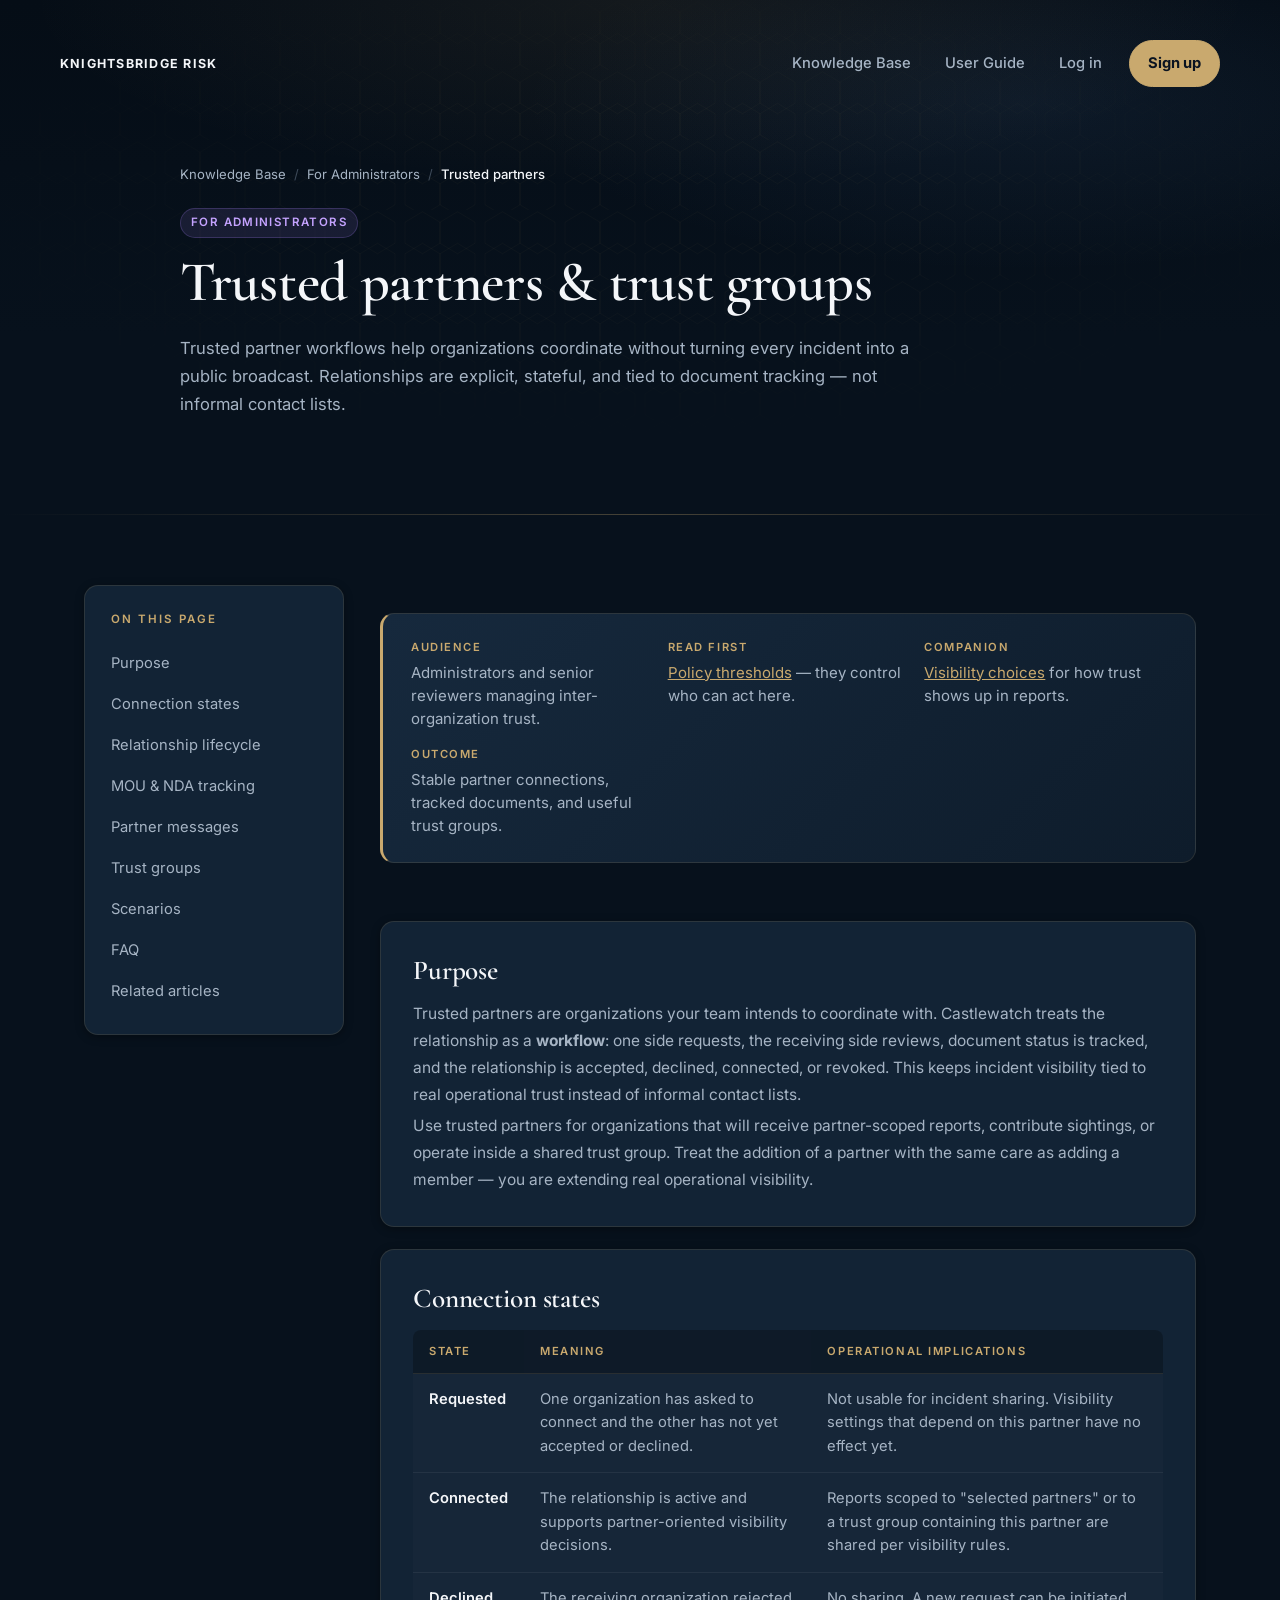
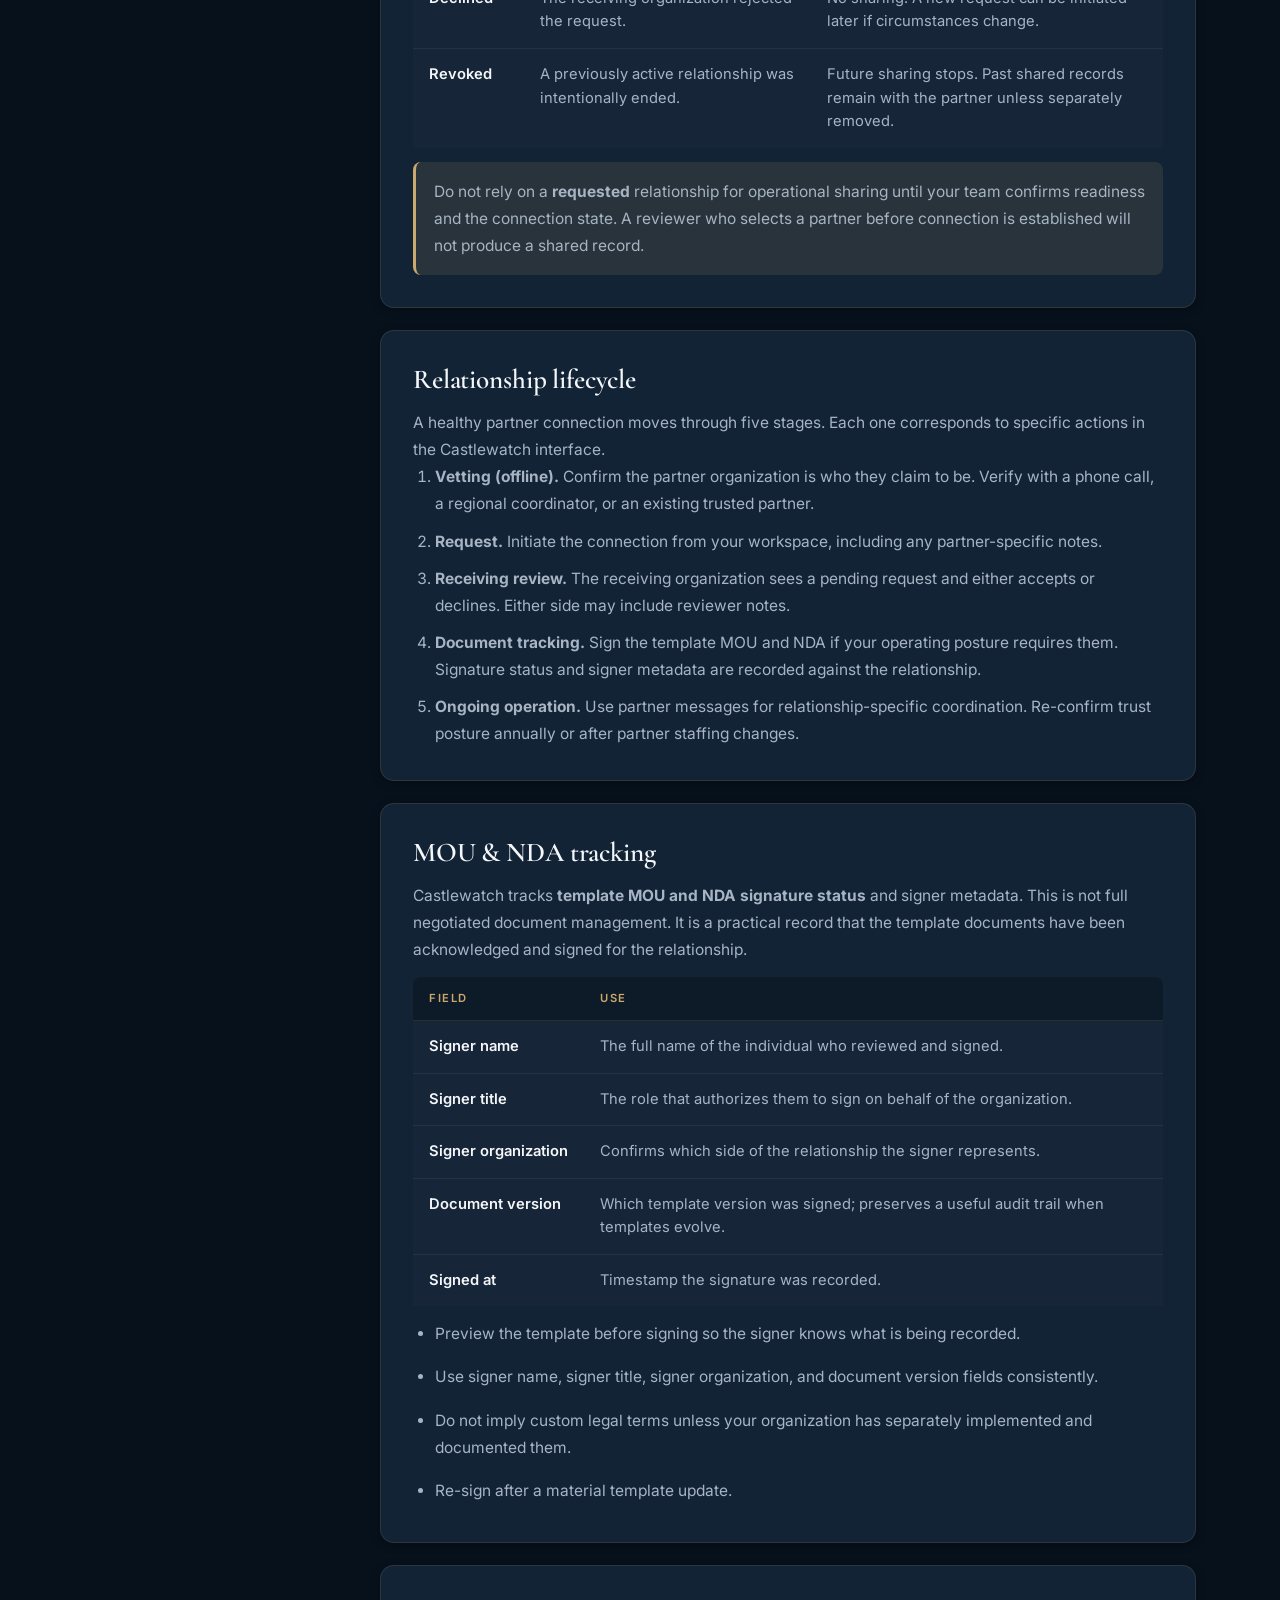
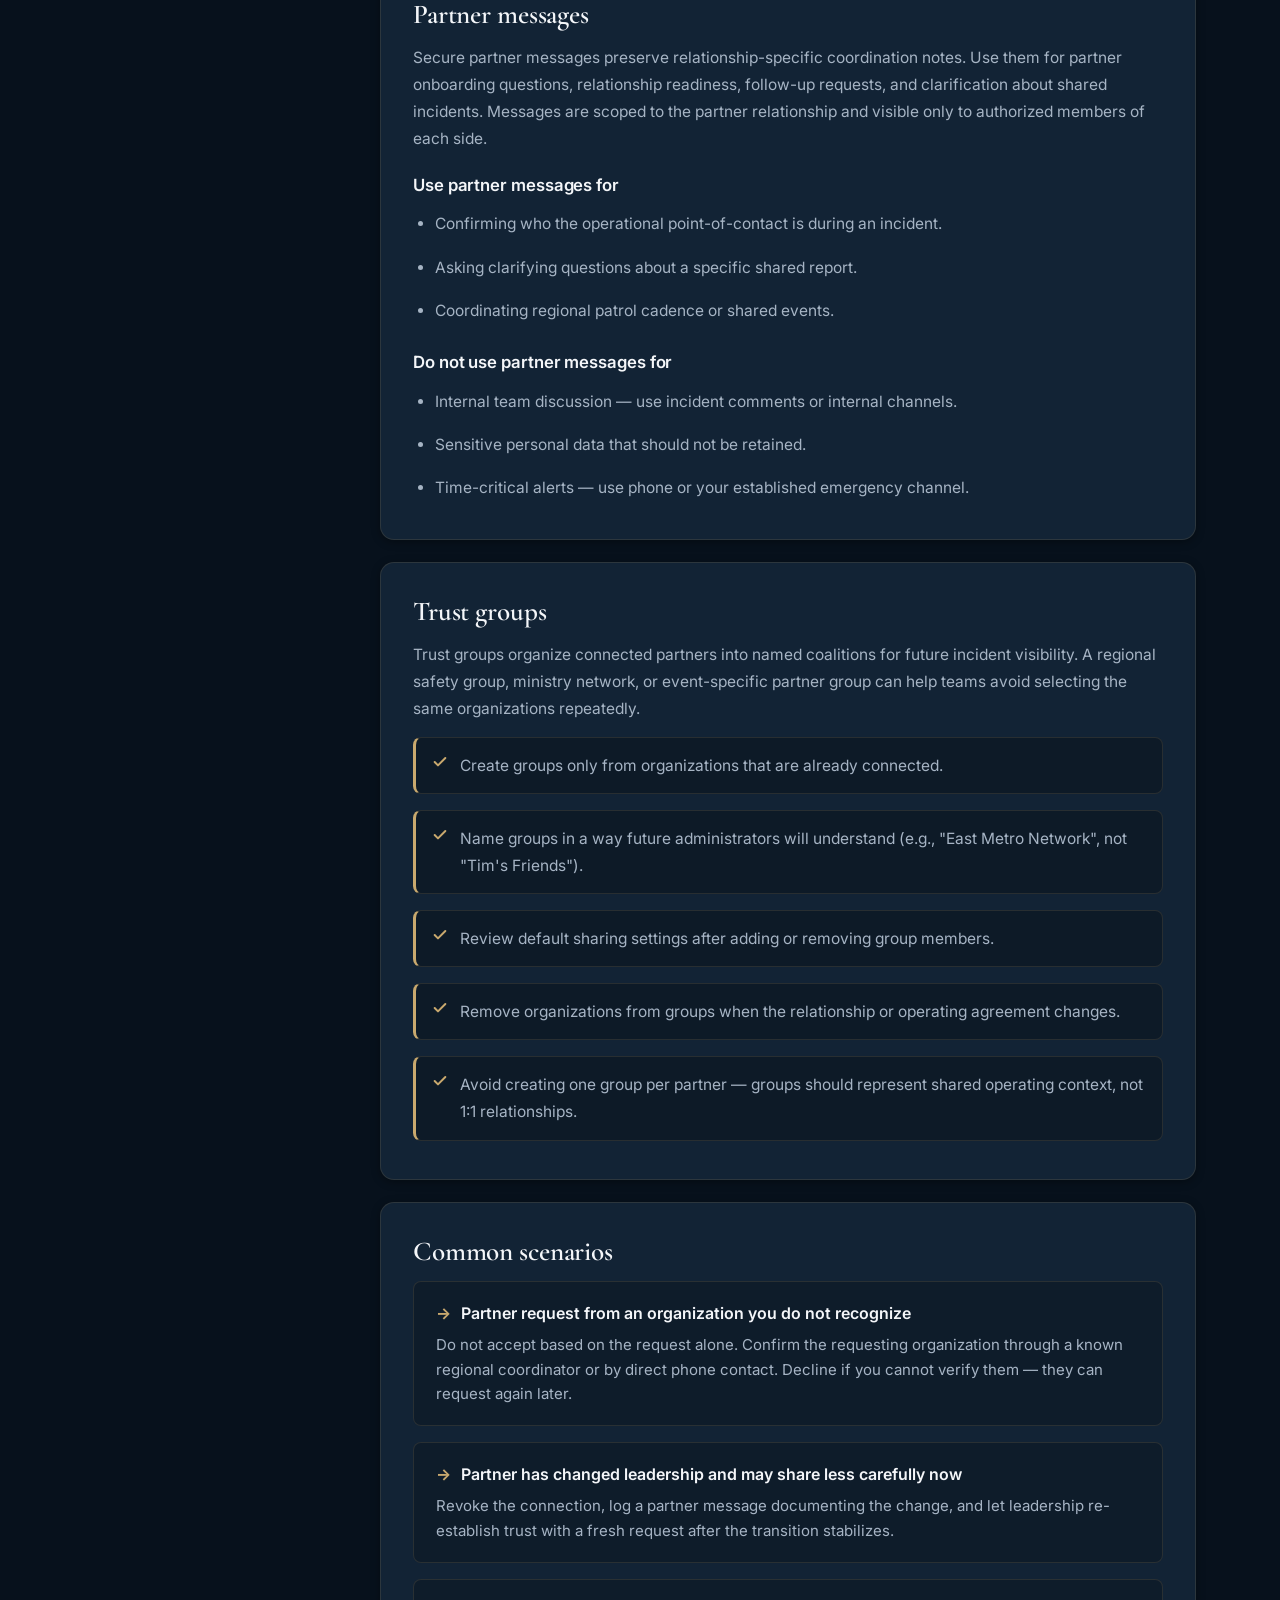
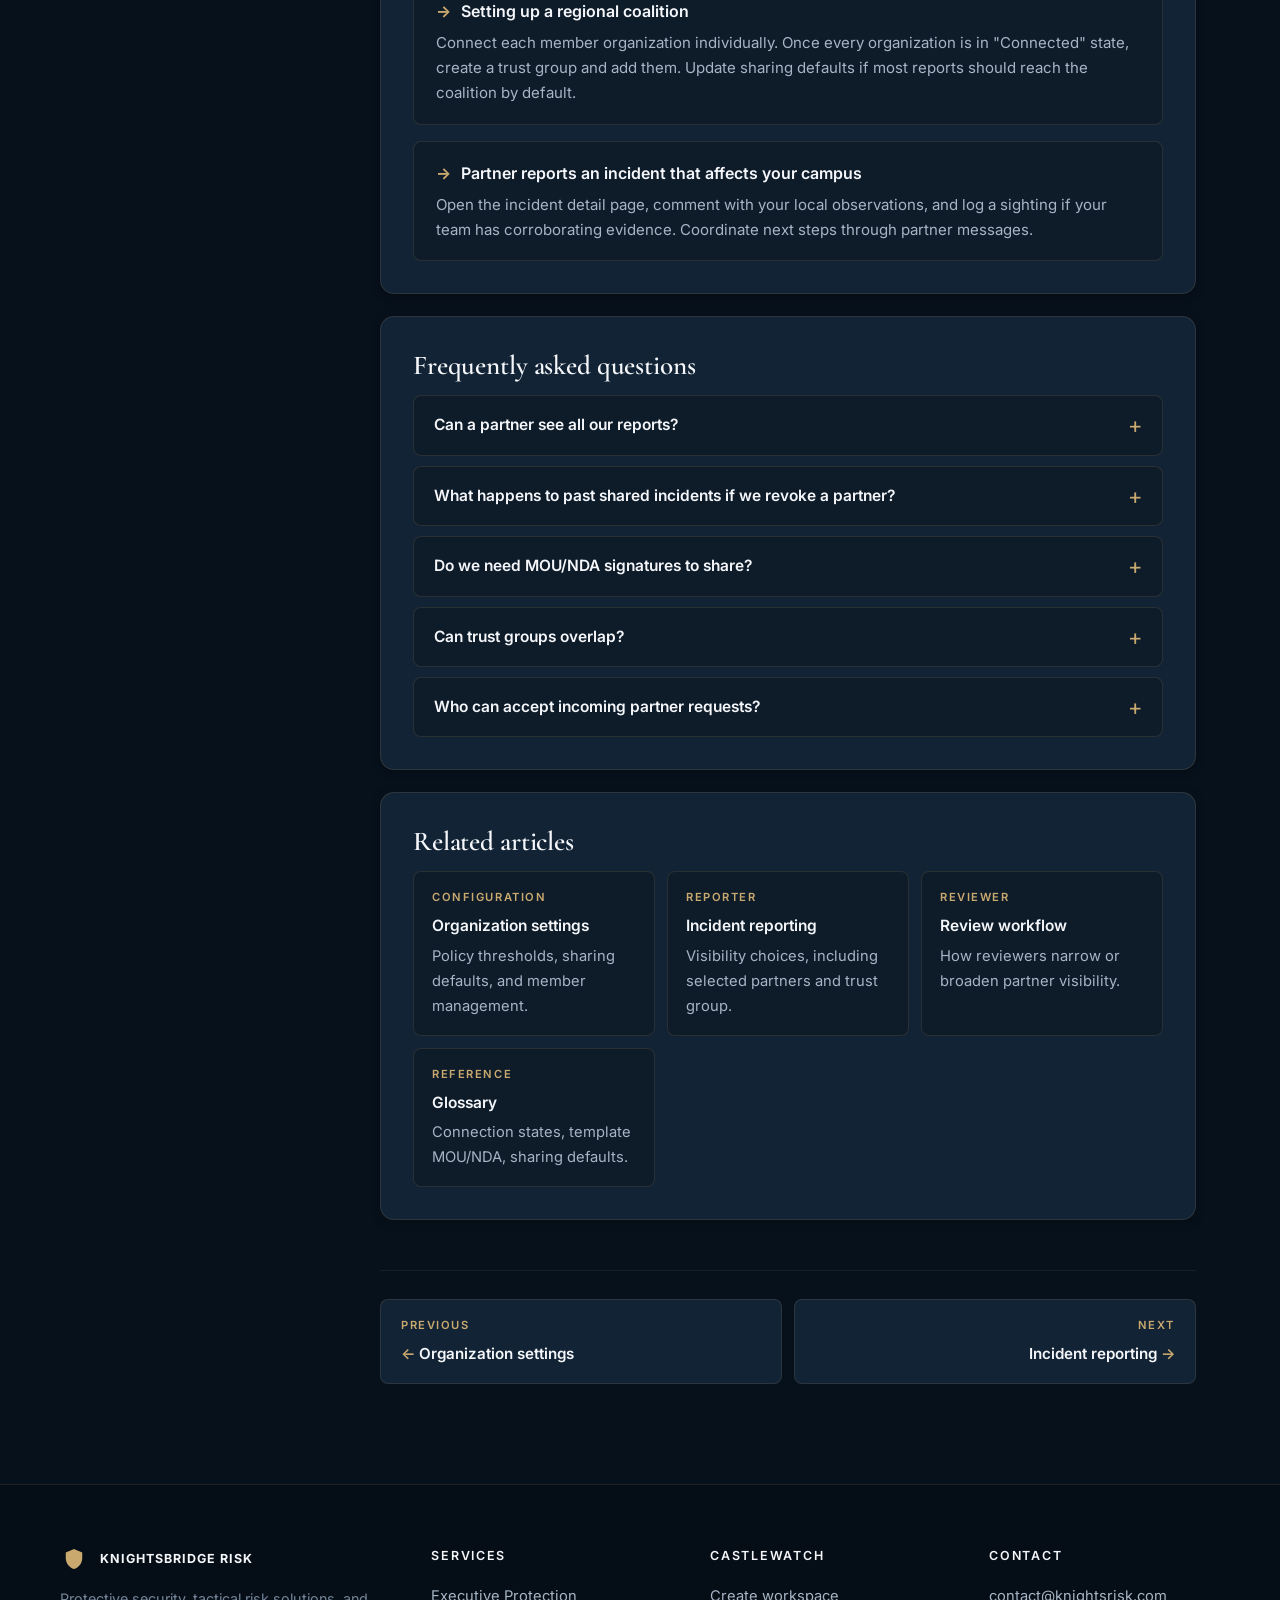
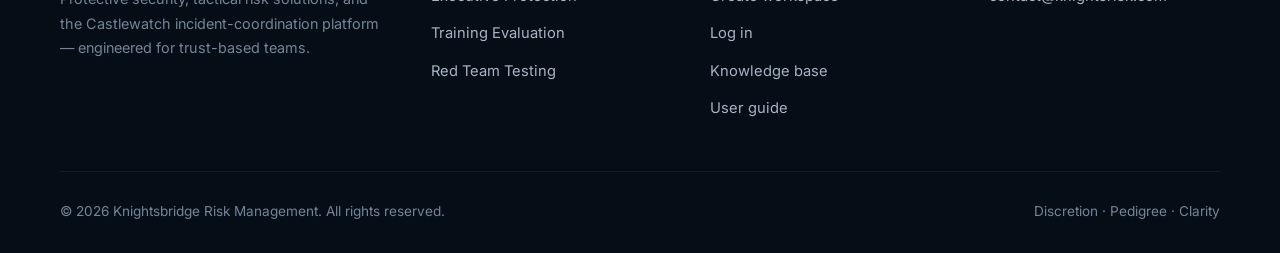
<file: knowledge-base/trusted-partners/index.html>
<!DOCTYPE html>
<html lang="en">
<head>
  <meta charset="UTF-8">
  <meta name="viewport" content="width=device-width, initial-scale=1.0">
  <title>Trusted Partners &amp; Trust Groups | Castlewatch Knowledge Base</title>
  <meta name="description" content="How Castlewatch manages trusted partner requests, connection states, MOU and NDA tracking, partner messages, and trust groups for incident visibility decisions.">
  <link rel="icon" type="image/png" sizes="32x32" href="../../assets/favicon-32.png">
  <link rel="icon" type="image/png" sizes="16x16" href="../../assets/favicon-16.png">
  <link rel="apple-touch-icon" sizes="180x180" href="../../assets/favicon-180.png">
  <link rel="shortcut icon" href="../../assets/favicon.ico" type="image/x-icon">
  <link rel="stylesheet" href="../styles.css">
</head>
<body>
  <header>
    <nav class="nav" aria-label="Primary navigation">
      <a class="nav-brand" href="../../">Knightsbridge Risk</a>
      <div class="nav-links">
        <a href="../">Knowledge Base</a>
        <a href="../../user-guide/">User Guide</a>
        <a href="https://castlewatch.onrender.com/login">Log in</a>
        <a class="primary" href="https://castlewatch.onrender.com/signup">Sign up</a>
      </div>
    </nav>
    <section class="hero">
      <nav class="breadcrumb" aria-label="Breadcrumb">
        <a href="../">Knowledge Base</a>
        <span class="sep">/</span>
        <a href="../#administrators">For Administrators</a>
        <span class="sep">/</span>
        <span class="current">Trusted partners</span>
      </nav>
      <span class="role-tag admin">For Administrators</span>
      <h1 style="margin-top:14px">Trusted partners &amp; trust groups</h1>
      <p class="lead">Trusted partner workflows help organizations coordinate without turning every incident into a public broadcast. Relationships are explicit, stateful, and tied to document tracking &mdash; not informal contact lists.</p>
    </section>
  </header>

  <main class="article-layout">
    <aside class="toc">
      <h2>On this page</h2>
      <ol>
        <li><a href="#purpose">Purpose</a></li>
        <li><a href="#states">Connection states</a></li>
        <li><a href="#lifecycle">Relationship lifecycle</a></li>
        <li><a href="#documents">MOU &amp; NDA tracking</a></li>
        <li><a href="#messages">Partner messages</a></li>
        <li><a href="#groups">Trust groups</a></li>
        <li><a href="#scenarios">Scenarios</a></li>
        <li><a href="#faq">FAQ</a></li>
        <li><a href="#related">Related articles</a></li>
      </ol>
    </aside>

    <article class="article-body">
      <dl class="summary-box">
        <div><dt>Audience</dt><dd>Administrators and senior reviewers managing inter-organization trust.</dd></div>
        <div><dt>Read first</dt><dd><a href="../organization-settings/#policies" style="color:var(--accent)">Policy thresholds</a> &mdash; they control who can act here.</dd></div>
        <div><dt>Companion</dt><dd><a href="../incident-reporting/#visibility" style="color:var(--accent)">Visibility choices</a> for how trust shows up in reports.</dd></div>
        <div><dt>Outcome</dt><dd>Stable partner connections, tracked documents, and useful trust groups.</dd></div>
      </dl>

      <section id="purpose" class="panel">
        <h2>Purpose</h2>
        <p>Trusted partners are organizations your team intends to coordinate with. Castlewatch treats the relationship as a <strong>workflow</strong>: one side requests, the receiving side reviews, document status is tracked, and the relationship is accepted, declined, connected, or revoked. This keeps incident visibility tied to real operational trust instead of informal contact lists.</p>
        <p>Use trusted partners for organizations that will receive partner-scoped reports, contribute sightings, or operate inside a shared trust group. Treat the addition of a partner with the same care as adding a member &mdash; you are extending real operational visibility.</p>
      </section>

      <section id="states" class="panel">
        <h2>Connection states</h2>
        <table class="field-table">
          <thead><tr><th>State</th><th>Meaning</th><th>Operational implications</th></tr></thead>
          <tbody>
            <tr><td>Requested</td><td>One organization has asked to connect and the other has not yet accepted or declined.</td><td>Not usable for incident sharing. Visibility settings that depend on this partner have no effect yet.</td></tr>
            <tr><td>Connected</td><td>The relationship is active and supports partner-oriented visibility decisions.</td><td>Reports scoped to "selected partners" or to a trust group containing this partner are shared per visibility rules.</td></tr>
            <tr><td>Declined</td><td>The receiving organization rejected the request.</td><td>No sharing. A new request can be initiated later if circumstances change.</td></tr>
            <tr><td>Revoked</td><td>A previously active relationship was intentionally ended.</td><td>Future sharing stops. Past shared records remain with the partner unless separately removed.</td></tr>
          </tbody>
        </table>
        <p class="note">Do not rely on a <strong>requested</strong> relationship for operational sharing until your team confirms readiness and the connection state. A reviewer who selects a partner before connection is established will not produce a shared record.</p>
      </section>

      <section id="lifecycle" class="panel">
        <h2>Relationship lifecycle</h2>
        <p>A healthy partner connection moves through five stages. Each one corresponds to specific actions in the Castlewatch interface.</p>
        <ol>
          <li><strong>Vetting (offline).</strong> Confirm the partner organization is who they claim to be. Verify with a phone call, a regional coordinator, or an existing trusted partner.</li>
          <li><strong>Request.</strong> Initiate the connection from your workspace, including any partner-specific notes.</li>
          <li><strong>Receiving review.</strong> The receiving organization sees a pending request and either accepts or declines. Either side may include reviewer notes.</li>
          <li><strong>Document tracking.</strong> Sign the template MOU and NDA if your operating posture requires them. Signature status and signer metadata are recorded against the relationship.</li>
          <li><strong>Ongoing operation.</strong> Use partner messages for relationship-specific coordination. Re-confirm trust posture annually or after partner staffing changes.</li>
        </ol>
      </section>

      <section id="documents" class="panel">
        <h2>MOU &amp; NDA tracking</h2>
        <p>Castlewatch tracks <strong>template MOU and NDA signature status</strong> and signer metadata. This is not full negotiated document management. It is a practical record that the template documents have been acknowledged and signed for the relationship.</p>
        <table class="field-table">
          <thead><tr><th>Field</th><th>Use</th></tr></thead>
          <tbody>
            <tr><td>Signer name</td><td>The full name of the individual who reviewed and signed.</td></tr>
            <tr><td>Signer title</td><td>The role that authorizes them to sign on behalf of the organization.</td></tr>
            <tr><td>Signer organization</td><td>Confirms which side of the relationship the signer represents.</td></tr>
            <tr><td>Document version</td><td>Which template version was signed; preserves a useful audit trail when templates evolve.</td></tr>
            <tr><td>Signed at</td><td>Timestamp the signature was recorded.</td></tr>
          </tbody>
        </table>
        <ul>
          <li>Preview the template before signing so the signer knows what is being recorded.</li>
          <li>Use signer name, signer title, signer organization, and document version fields consistently.</li>
          <li>Do not imply custom legal terms unless your organization has separately implemented and documented them.</li>
          <li>Re-sign after a material template update.</li>
        </ul>
      </section>

      <section id="messages" class="panel">
        <h2>Partner messages</h2>
        <p>Secure partner messages preserve relationship-specific coordination notes. Use them for partner onboarding questions, relationship readiness, follow-up requests, and clarification about shared incidents. Messages are scoped to the partner relationship and visible only to authorized members of each side.</p>
        <h3>Use partner messages for</h3>
        <ul>
          <li>Confirming who the operational point-of-contact is during an incident.</li>
          <li>Asking clarifying questions about a specific shared report.</li>
          <li>Coordinating regional patrol cadence or shared events.</li>
        </ul>
        <h3>Do not use partner messages for</h3>
        <ul>
          <li>Internal team discussion &mdash; use incident comments or internal channels.</li>
          <li>Sensitive personal data that should not be retained.</li>
          <li>Time-critical alerts &mdash; use phone or your established emergency channel.</li>
        </ul>
      </section>

      <section id="groups" class="panel">
        <h2>Trust groups</h2>
        <p>Trust groups organize connected partners into named coalitions for future incident visibility. A regional safety group, ministry network, or event-specific partner group can help teams avoid selecting the same organizations repeatedly.</p>
        <ul class="checklist">
          <li>Create groups only from organizations that are already connected.</li>
          <li>Name groups in a way future administrators will understand (e.g., "East Metro Network", not "Tim's Friends").</li>
          <li>Review default sharing settings after adding or removing group members.</li>
          <li>Remove organizations from groups when the relationship or operating agreement changes.</li>
          <li>Avoid creating one group per partner &mdash; groups should represent shared operating context, not 1:1 relationships.</li>
        </ul>
      </section>

      <section id="scenarios" class="panel">
        <h2>Common scenarios</h2>
        <div class="scenarios">
          <div class="scenario">
            <h4>Partner request from an organization you do not recognize</h4>
            <p>Do not accept based on the request alone. Confirm the requesting organization through a known regional coordinator or by direct phone contact. Decline if you cannot verify them &mdash; they can request again later.</p>
          </div>
          <div class="scenario">
            <h4>Partner has changed leadership and may share less carefully now</h4>
            <p>Revoke the connection, log a partner message documenting the change, and let leadership re-establish trust with a fresh request after the transition stabilizes.</p>
          </div>
          <div class="scenario">
            <h4>Setting up a regional coalition</h4>
            <p>Connect each member organization individually. Once every organization is in "Connected" state, create a trust group and add them. Update sharing defaults if most reports should reach the coalition by default.</p>
          </div>
          <div class="scenario">
            <h4>Partner reports an incident that affects your campus</h4>
            <p>Open the incident detail page, comment with your local observations, and log a sighting if your team has corroborating evidence. Coordinate next steps through partner messages.</p>
          </div>
        </div>
      </section>

      <section id="faq" class="panel">
        <h2>Frequently asked questions</h2>
        <div class="faq">
          <details>
            <summary>Can a partner see all our reports?</summary>
            <p>Only reports whose visibility scope explicitly includes them &mdash; either through "selected partners" or a trust group they belong to. Origin-only reports are never shared.</p>
          </details>
          <details>
            <summary>What happens to past shared incidents if we revoke a partner?</summary>
            <p>Past shared records remain with the partner unless separately removed; future sharing stops. Revoke deliberately rather than as a quick fix &mdash; consider a partner message first.</p>
          </details>
          <details>
            <summary>Do we need MOU/NDA signatures to share?</summary>
            <p>Functionally no &mdash; the platform does not block sharing without them. Operationally, most teams require both before sharing partner-scoped incidents. Decide your posture and document it.</p>
          </details>
          <details>
            <summary>Can trust groups overlap?</summary>
            <p>Yes. The same partner can belong to multiple groups (e.g., "East Metro Network" and "Summer Event Coalition"). Sharing decisions evaluate all applicable groups.</p>
          </details>
          <details>
            <summary>Who can accept incoming partner requests?</summary>
            <p>Determined by the <a href="../organization-settings/#policies">policy threshold for partner requests</a>. Default is org admin. Tighten if external requests should always be reviewed by leadership.</p>
          </details>
        </div>
      </section>

      <section id="related" class="panel">
        <h2>Related articles</h2>
        <div class="related-articles">
          <a href="../organization-settings/"><span class="meta">Configuration</span><strong>Organization settings</strong>Policy thresholds, sharing defaults, and member management.</a>
          <a href="../incident-reporting/"><span class="meta">Reporter</span><strong>Incident reporting</strong>Visibility choices, including selected partners and trust group.</a>
          <a href="../review-workflow/"><span class="meta">Reviewer</span><strong>Review workflow</strong>How reviewers narrow or broaden partner visibility.</a>
          <a href="../glossary/"><span class="meta">Reference</span><strong>Glossary</strong>Connection states, template MOU/NDA, sharing defaults.</a>
        </div>
      </section>

      <nav class="prev-next" aria-label="Article navigation">
        <a class="prev" href="../organization-settings/">
          <span class="label">Previous</span>
          <span class="title">Organization settings</span>
        </a>
        <a class="next" href="../incident-reporting/">
          <span class="label">Next</span>
          <span class="title">Incident reporting</span>
        </a>
      </nav>
    </article>
  </main>

  <footer>
    <div class="footer-inner">
      <div class="footer-col">
        <div class="footer-brand">
          <span class="footer-brand-mark" aria-hidden="true">
            <svg width="22" height="22" viewBox="0 0 24 24" fill="currentColor"><path d="M12 1L3 5v6c0 5.55 3.84 10.74 9 12 5.16-1.26 9-6.45 9-12V5l-9-4z"/></svg>
          </span>
          <span>Knightsbridge Risk</span>
        </div>
        <p>Protective security, tactical risk solutions, and the Castlewatch incident-coordination platform &mdash; engineered for trust-based teams.</p>
      </div>
      <div class="footer-col">
        <h4>Services</h4>
        <ul>
          <li><a href="../../#capabilities">Executive Protection</a></li>
          <li><a href="../../#capabilities">Training Evaluation</a></li>
          <li><a href="../../#capabilities">Red Team Testing</a></li>
        </ul>
      </div>
      <div class="footer-col">
        <h4>Castlewatch</h4>
        <ul>
          <li><a href="https://castlewatch.onrender.com/signup">Create workspace</a></li>
          <li><a href="https://castlewatch.onrender.com/login">Log in</a></li>
          <li><a href="../">Knowledge base</a></li>
          <li><a href="../../user-guide/">User guide</a></li>
        </ul>
      </div>
      <div class="footer-col">
        <h4>Contact</h4>
        <ul>
          <li><a href="mailto:contact@knightsrisk.com">contact@knightsrisk.com</a></li>
        </ul>
      </div>
    </div>
    <div class="footer-bottom">
      <span>&copy; 2026 Knightsbridge Risk Management. All rights reserved.</span>
      <span>Discretion &middot; Pedigree &middot; Clarity</span>
    </div>
  </footer>
</body>
</html>
</file>
<file: knowledge-base/styles.css>
@import url('https://fonts.googleapis.com/css2?family=Inter:wght@400;500;600;700;800&family=Cormorant+Garamond:wght@500;600;700&display=swap');

/* Design Tokens — aligned with site homepage */
:root {
  --bg: #07111c;
  --bg-elevated: #0e1c2b;
  --surface: #122335;
  --surface-2: #16293d;
  --surface-3: #1a3047;
  --border: rgba(201, 169, 110, 0.14);
  --border-strong: rgba(201, 169, 110, 0.32);
  --border-subtle: rgba(255, 255, 255, 0.06);
  --text: #f4f6f9;
  --text-muted: #a6b4c4;
  --text-dim: #748599;
  --accent: #c9a96e;
  --accent-bright: #e0c084;
  --accent-dim: rgba(201, 169, 110, 0.12);
  --shadow-sm: 0 2px 8px rgba(0, 0, 0, 0.35);
  --shadow-md: 0 8px 28px rgba(0, 0, 0, 0.5);
  --radius-sm: 8px;
  --radius-md: 14px;
  --radius-lg: 20px;
  --ease: cubic-bezier(0.22, 1, 0.36, 1);
}

/* Reset */
*, *::before, *::after { box-sizing: border-box; margin: 0; padding: 0; }
html { scroll-behavior: smooth; }
body {
  font-family: 'Inter', -apple-system, BlinkMacSystemFont, 'Segoe UI', Roboto, sans-serif;
  background: var(--bg);
  color: var(--text);
  line-height: 1.7;
  font-weight: 400;
  -webkit-font-smoothing: antialiased;
  -moz-osx-font-smoothing: grayscale;
}
a { color: inherit; }

/* Display family used for hero & section titles */
h1, .section-title, .article-card h2, .callout h2,
.panel > h2, .article-body > section > h2 {
  font-family: 'Cormorant Garamond', Georgia, serif;
  font-weight: 600;
  letter-spacing: -0.005em;
}

/* Header */
header {
  position: relative;
  padding: 28px 24px 96px;
  overflow: hidden;
  background:
    radial-gradient(ellipse 80% 60% at 50% 0%, rgba(201, 169, 110, 0.08), transparent 60%),
    radial-gradient(ellipse 60% 50% at 80% 20%, rgba(70, 110, 160, 0.12), transparent 65%),
    linear-gradient(180deg, #050d16 0%, #07111c 65%, var(--bg) 100%);
}
header::before {
  content: "";
  position: absolute;
  inset: 0;
  background-image:
    url("data:image/svg+xml,%3Csvg xmlns='http://www.w3.org/2000/svg' width='80' height='80' viewBox='0 0 80 80'%3E%3Cg fill='none' stroke='rgba(201,169,110,0.07)' stroke-width='1'%3E%3Cpath d='M20 2 L40 14 L40 38 L20 50 L0 38 L0 14 Z'/%3E%3Cpath d='M60 2 L80 14 L80 38 L60 50 L40 38 L40 14 Z'/%3E%3Cpath d='M20 38 L40 50 L40 74 L20 86 L0 74 L0 50 Z'/%3E%3Cpath d='M60 38 L80 50 L80 74 L60 86 L40 74 L40 50 Z'/%3E%3C/g%3E%3C/svg%3E");
  background-size: 80px 70px;
  opacity: 0.6;
  mask-image: radial-gradient(ellipse 70% 60% at 50% 40%, black 30%, transparent 80%);
  -webkit-mask-image: radial-gradient(ellipse 70% 60% at 50% 40%, black 30%, transparent 80%);
  z-index: 0;
  pointer-events: none;
}
header::after {
  content: "";
  position: absolute;
  left: 0;
  right: 0;
  bottom: 0;
  height: 1px;
  background: linear-gradient(90deg, transparent, var(--border-strong), transparent);
  z-index: 2;
}

.nav,
.hero,
main {
  margin: 0 auto;
  max-width: 1160px;
  position: relative;
  z-index: 2;
}

/* Navigation */
.nav {
  align-items: center;
  display: flex;
  gap: 16px;
  justify-content: space-between;
  margin-bottom: 64px;
  padding: 12px 0;
}
.nav a { text-decoration: none; }
.nav-brand {
  color: var(--text);
  font-weight: 700;
  font-size: 0.78rem;
  letter-spacing: 0.1em;
  text-transform: uppercase;
}
.nav-links {
  display: flex;
  flex-wrap: wrap;
  gap: 4px;
  justify-content: flex-end;
  align-items: center;
}
.nav-links a {
  border: 1px solid transparent;
  border-radius: 999px;
  padding: 8px 14px;
  font-size: 0.92rem;
  font-weight: 500;
  color: var(--text-muted);
  transition: color 0.2s var(--ease), background 0.2s var(--ease), border-color 0.2s var(--ease);
}
.nav-links a:hover { color: var(--text); background: rgba(255, 255, 255, 0.04); }
.nav-links .primary {
  background: var(--accent);
  border-color: var(--accent);
  color: #0a1320;
  font-weight: 700;
  padding: 10px 18px;
  margin-left: 8px;
}
.nav-links .primary:hover { background: var(--accent-bright); border-color: var(--accent-bright); color: #0a1320; }

/* Hero */
.hero {
  max-width: 920px;
}
.eyebrow {
  display: inline-flex;
  align-items: center;
  gap: 10px;
  color: var(--accent);
  font-size: 0.75rem;
  font-weight: 600;
  letter-spacing: 0.18em;
  margin-bottom: 18px;
  text-transform: uppercase;
}
.eyebrow::before {
  content: "";
  width: 28px;
  height: 1px;
  background: var(--accent);
  display: inline-block;
}

h1 {
  font-size: clamp(2.2rem, 4.4vw, 3.6rem);
  line-height: 1.1;
  margin-bottom: 20px;
  max-width: 880px;
  color: var(--text);
}
.lead {
  color: var(--text-muted);
  font-size: clamp(1rem, 1.3vw, 1.12rem);
  max-width: 760px;
  line-height: 1.7;
}

.actions {
  display: flex;
  flex-wrap: wrap;
  gap: 12px;
  margin-top: 32px;
}

/* Buttons */
.button {
  align-items: center;
  background: var(--accent);
  border: 1px solid var(--accent);
  border-radius: 999px;
  color: #0a1320;
  display: inline-flex;
  justify-content: center;
  font-family: inherit;
  font-weight: 600;
  font-size: 0.95rem;
  min-height: 48px;
  padding: 12px 24px;
  text-decoration: none;
  transition: all 0.2s var(--ease);
  white-space: nowrap;
}
.button:hover {
  background: var(--accent-bright);
  border-color: var(--accent-bright);
  transform: translateY(-1px);
  box-shadow: 0 10px 24px rgba(201, 169, 110, 0.25);
}
.button.secondary {
  background: transparent;
  border-color: rgba(255, 255, 255, 0.18);
  color: var(--text);
}
.button.secondary:hover {
  background: rgba(255, 255, 255, 0.06);
  border-color: rgba(255, 255, 255, 0.32);
  color: var(--text);
  box-shadow: none;
}

/* Main content */
main {
  padding: 70px 24px 40px;
}

.section-title {
  color: var(--text);
  font-size: clamp(1.7rem, 2.6vw, 2.2rem);
  margin: 56px 0 14px;
}
.section-lead {
  color: var(--text-muted);
  margin-bottom: 32px;
  max-width: 820px;
  font-size: 1.02rem;
}

/* Grids */
.article-grid,
.feature-grid,
.support-grid {
  display: grid;
  gap: 22px;
  grid-template-columns: repeat(auto-fit, minmax(280px, 1fr));
}

/* Shared surface */
.article-card,
.panel,
.callout,
.toc {
  background: var(--surface);
  border: 1px solid var(--border);
  border-radius: var(--radius-md);
  box-shadow: var(--shadow-sm);
}

/* Article cards on KB index */
.article-card {
  display: block;
  min-height: 100%;
  padding: 28px;
  text-decoration: none;
  position: relative;
  overflow: hidden;
  transition: transform 0.3s var(--ease), border-color 0.3s var(--ease), background 0.3s var(--ease), box-shadow 0.3s var(--ease);
}
.article-card::before {
  content: "";
  position: absolute;
  top: 0;
  left: 0;
  right: 0;
  height: 2px;
  background: linear-gradient(90deg, transparent, var(--accent), transparent);
  opacity: 0;
  transition: opacity 0.3s var(--ease);
}
.article-card::after {
  content: "→";
  position: absolute;
  top: 28px;
  right: 28px;
  color: var(--accent);
  opacity: 0;
  font-size: 1.2rem;
  font-weight: 600;
  transition: opacity 0.3s var(--ease), transform 0.3s var(--ease);
}
.article-card:hover {
  border-color: var(--border-strong);
  background: var(--surface-2);
  transform: translateY(-4px);
  box-shadow: var(--shadow-md);
}
.article-card:hover::before { opacity: 1; }
.article-card:hover::after { opacity: 1; transform: translateX(4px); }

.article-card h2 {
  color: var(--text);
  font-size: 1.25rem;
  line-height: 1.25;
  margin-bottom: 10px;
  font-weight: 700;
  letter-spacing: -0.01em;
  padding-right: 28px;
  font-family: 'Inter', sans-serif;
}
.article-card p {
  color: var(--text-muted);
  font-size: 0.95rem;
  line-height: 1.65;
}

.article-card .meta {
  color: var(--accent);
  display: block;
  font-size: 0.72rem;
  font-weight: 600;
  letter-spacing: 0.16em;
  margin-bottom: 14px;
  text-transform: uppercase;
}

/* Panels (general content surfaces) */
.panel,
.callout,
.toc {
  padding: 32px;
}
.panel p,
.panel li,
.callout p,
.toc a,
.toc li {
  color: var(--text-muted);
}
.panel h2,
.callout h2 {
  color: var(--text);
  line-height: 1.25;
  margin-bottom: 12px;
  font-size: 1.5rem;
}
.panel h3,
.article-card h3 {
  color: var(--text);
  line-height: 1.3;
  margin-bottom: 10px;
}
.panel ul,
.callout ul {
  margin-top: 14px;
  padding-left: 22px;
}
.panel ul li,
.callout ul li { margin-bottom: 6px; }

/* Callout (cross-link / next-step block) */
.callout {
  align-items: center;
  display: grid;
  gap: 24px;
  grid-template-columns: minmax(0, 1fr) auto;
  margin-top: 48px;
  background: linear-gradient(135deg, var(--surface) 0%, var(--bg-elevated) 100%);
  border-color: var(--border);
  position: relative;
  overflow: hidden;
}
.callout::before {
  content: "";
  position: absolute;
  top: 0;
  left: 0;
  right: 0;
  height: 1px;
  background: linear-gradient(90deg, transparent, var(--accent), transparent);
  opacity: 0.6;
}

/* Article layout (TOC + body) */
.article-layout {
  align-items: start;
  display: grid;
  gap: 36px;
  grid-template-columns: minmax(0, 260px) minmax(0, 1fr);
}

/* TOC */
.toc {
  position: sticky;
  top: 18px;
  padding: 24px 26px;
}
.toc h2 {
  color: var(--accent);
  font-size: 0.72rem;
  font-weight: 600;
  letter-spacing: 0.18em;
  text-transform: uppercase;
  margin-bottom: 16px;
  font-family: 'Inter', sans-serif;
}
.toc ol,
.toc ul {
  display: grid;
  gap: 4px;
  list-style: none;
}
.toc a {
  text-decoration: none;
  font-size: 0.92rem;
  padding: 6px 10px;
  margin-left: -10px;
  border-radius: 6px;
  display: block;
  transition: color 0.2s var(--ease), background 0.2s var(--ease);
}
.toc a:hover {
  color: var(--text);
  background: rgba(255, 255, 255, 0.04);
}

/* Article body */
.article-body {
  display: grid;
  gap: 22px;
}
.article-body section {
  scroll-margin-top: 20px;
}
.article-body h2 {
  color: var(--text);
  font-size: clamp(1.4rem, 2.2vw, 1.7rem);
  line-height: 1.25;
  margin-bottom: 12px;
}
.article-body h3 {
  color: var(--text);
  font-size: 1.05rem;
  font-weight: 600;
  margin: 22px 0 8px;
  letter-spacing: -0.005em;
}
.article-body p,
.article-body li {
  color: var(--text-muted);
  font-size: 0.97rem;
  line-height: 1.75;
}
.article-body p + p { margin-top: 4px; }
.article-body ul,
.article-body ol {
  display: grid;
  gap: 10px;
  padding-left: 22px;
}
.article-body .panel { padding: 32px; }

/* Checklist */
.checklist {
  display: grid;
  gap: 10px;
  list-style: none;
  padding-left: 0 !important;
}
.checklist li {
  background: rgba(0, 0, 0, 0.25);
  border: 1px solid var(--border);
  border-left: 3px solid var(--accent);
  border-radius: var(--radius-sm);
  padding: 14px 16px 14px 44px;
  position: relative;
  transition: background 0.2s var(--ease), transform 0.2s var(--ease);
}
.checklist li::before {
  content: "";
  position: absolute;
  left: 16px;
  top: 16px;
  width: 16px;
  height: 16px;
  background-image: url("data:image/svg+xml,%3Csvg xmlns='http://www.w3.org/2000/svg' viewBox='0 0 24 24' fill='none' stroke='%23c9a96e' stroke-width='3' stroke-linecap='round' stroke-linejoin='round'%3E%3Cpolyline points='20 6 9 17 4 12'/%3E%3C/svg%3E");
  background-size: contain;
  background-repeat: no-repeat;
}
.checklist li:hover {
  background: rgba(0, 0, 0, 0.4);
  transform: translateX(3px);
}

/* Note callout */
.note {
  background: var(--accent-dim);
  border-left: 3px solid var(--accent);
  border-radius: var(--radius-sm);
  color: var(--text);
  padding: 16px 18px;
  font-size: 0.95rem;
  line-height: 1.65;
  position: relative;
}

/* Breadcrumb */
.breadcrumb {
  display: flex;
  flex-wrap: wrap;
  align-items: center;
  gap: 8px;
  margin-bottom: 22px;
  font-size: 0.82rem;
  color: var(--text-dim);
}
.breadcrumb a {
  color: var(--text-muted);
  text-decoration: none;
  transition: color 0.2s var(--ease);
}
.breadcrumb a:hover { color: var(--accent); }
.breadcrumb .sep {
  color: var(--text-dim);
  opacity: 0.5;
}
.breadcrumb .current {
  color: var(--text);
  font-weight: 500;
}

/* Role tag */
.role-tag {
  display: inline-flex;
  align-items: center;
  gap: 6px;
  font-size: 0.72rem;
  font-weight: 600;
  letter-spacing: 0.12em;
  text-transform: uppercase;
  padding: 4px 10px;
  border-radius: 999px;
  background: var(--accent-dim);
  color: var(--accent);
  border: 1px solid var(--border);
}
.role-tag.admin { background: rgba(159, 122, 234, 0.12); color: #c5a3ff; border-color: rgba(159, 122, 234, 0.24); }
.role-tag.reporter { background: rgba(91, 192, 165, 0.12); color: #7fd9bd; border-color: rgba(91, 192, 165, 0.24); }
.role-tag.reviewer { background: rgba(224, 138, 95, 0.12); color: #f1ac8a; border-color: rgba(224, 138, 95, 0.24); }
.role-tag.reference { background: rgba(150, 170, 200, 0.1); color: #b8c8db; border-color: rgba(150, 170, 200, 0.2); }

/* At-a-glance summary box */
.summary-box {
  background: linear-gradient(135deg, var(--surface-2) 0%, var(--bg-elevated) 100%);
  border: 1px solid var(--border);
  border-left: 3px solid var(--accent);
  border-radius: var(--radius-md);
  padding: 24px 28px;
  margin: 28px 0 36px;
  display: grid;
  gap: 14px;
  grid-template-columns: repeat(auto-fit, minmax(220px, 1fr));
}
.summary-box dt {
  font-size: 0.7rem;
  font-weight: 600;
  letter-spacing: 0.14em;
  text-transform: uppercase;
  color: var(--accent);
  margin-bottom: 4px;
}
.summary-box dd {
  color: var(--text-muted);
  font-size: 0.94rem;
  line-height: 1.55;
}
.summary-box dd strong { color: var(--text); font-weight: 600; }

/* Field reference table */
.field-table {
  width: 100%;
  border-collapse: separate;
  border-spacing: 0;
  margin: 14px 0;
  font-size: 0.92rem;
}
.field-table thead th {
  background: rgba(0, 0, 0, 0.25);
  color: var(--accent);
  font-size: 0.7rem;
  font-weight: 600;
  letter-spacing: 0.14em;
  text-transform: uppercase;
  text-align: left;
  padding: 12px 16px;
  border-bottom: 1px solid var(--border);
}
.field-table thead th:first-child { border-top-left-radius: var(--radius-sm); }
.field-table thead th:last-child { border-top-right-radius: var(--radius-sm); }
.field-table tbody td {
  padding: 14px 16px;
  border-bottom: 1px solid var(--border-subtle);
  color: var(--text-muted);
  vertical-align: top;
  line-height: 1.6;
}
.field-table tbody tr:last-child td { border-bottom: none; }
.field-table tbody td:first-child {
  color: var(--text);
  font-weight: 600;
  white-space: nowrap;
}
.field-table tbody tr {
  background: rgba(255, 255, 255, 0.015);
}
.field-table tbody tr:hover {
  background: rgba(201, 169, 110, 0.04);
}
@media (max-width: 640px) {
  .field-table thead { display: none; }
  .field-table tbody td {
    display: block;
    padding: 6px 16px;
    border-bottom: none;
  }
  .field-table tbody td:first-child {
    padding-top: 14px;
    font-size: 0.85rem;
    text-transform: uppercase;
    letter-spacing: 0.06em;
    color: var(--accent);
  }
  .field-table tbody tr {
    display: block;
    border: 1px solid var(--border);
    border-radius: var(--radius-sm);
    margin-bottom: 10px;
    padding: 8px 0 14px;
  }
}

/* Scenarios */
.scenarios {
  display: grid;
  gap: 16px;
}
.scenario {
  background: rgba(0, 0, 0, 0.2);
  border: 1px solid var(--border);
  border-radius: var(--radius-sm);
  padding: 18px 22px;
  position: relative;
}
.scenario h4 {
  color: var(--text);
  font-size: 1rem;
  font-weight: 600;
  margin-bottom: 6px;
  display: flex;
  align-items: center;
  gap: 10px;
}
.scenario h4::before {
  content: "→";
  color: var(--accent);
  font-weight: 700;
}
.scenario p {
  color: var(--text-muted);
  font-size: 0.94rem;
  line-height: 1.65;
}
.scenario p + p { margin-top: 8px; }

/* FAQ */
.faq {
  display: grid;
  gap: 10px;
}
.faq details {
  background: rgba(0, 0, 0, 0.2);
  border: 1px solid var(--border);
  border-radius: var(--radius-sm);
  padding: 0;
  transition: border-color 0.2s var(--ease);
}
.faq details[open] { border-color: var(--border-strong); }
.faq summary {
  cursor: pointer;
  padding: 16px 20px;
  font-weight: 600;
  color: var(--text);
  font-size: 0.97rem;
  list-style: none;
  display: flex;
  align-items: center;
  justify-content: space-between;
  gap: 14px;
  transition: color 0.2s var(--ease);
}
.faq summary::-webkit-details-marker { display: none; }
.faq summary::after {
  content: "+";
  color: var(--accent);
  font-size: 1.4rem;
  line-height: 1;
  font-weight: 400;
  transition: transform 0.3s var(--ease);
}
.faq details[open] summary::after {
  content: "−";
}
.faq summary:hover { color: var(--accent); }
.faq details > *:not(summary) {
  padding: 0 20px 18px;
  color: var(--text-muted);
  font-size: 0.93rem;
  line-height: 1.7;
}
.faq details > ul,
.faq details > ol {
  padding-left: 42px;
  padding-bottom: 18px;
}
.faq details > ul li,
.faq details > ol li { margin-bottom: 6px; }

/* Related articles */
.related-articles {
  margin-top: 12px;
  display: grid;
  gap: 12px;
  grid-template-columns: repeat(auto-fit, minmax(240px, 1fr));
}
.related-articles a {
  display: block;
  background: rgba(0, 0, 0, 0.2);
  border: 1px solid var(--border);
  border-radius: var(--radius-sm);
  padding: 16px 18px;
  text-decoration: none;
  color: var(--text-muted);
  font-size: 0.92rem;
  transition: all 0.2s var(--ease);
  position: relative;
}
.related-articles a:hover {
  border-color: var(--border-strong);
  background: rgba(201, 169, 110, 0.05);
  transform: translateY(-2px);
}
.related-articles a strong {
  display: block;
  color: var(--text);
  font-size: 0.97rem;
  font-weight: 600;
  margin-bottom: 4px;
}
.related-articles a .meta {
  display: block;
  font-size: 0.7rem;
  font-weight: 600;
  letter-spacing: 0.14em;
  text-transform: uppercase;
  color: var(--accent);
  margin-bottom: 6px;
}

/* Prev/Next nav */
.prev-next {
  display: grid;
  grid-template-columns: 1fr 1fr;
  gap: 12px;
  margin-top: 28px;
  padding-top: 28px;
  border-top: 1px solid var(--border-subtle);
}
.prev-next a {
  display: block;
  padding: 16px 20px;
  background: var(--surface);
  border: 1px solid var(--border);
  border-radius: var(--radius-sm);
  text-decoration: none;
  color: var(--text-muted);
  font-size: 0.95rem;
  transition: all 0.2s var(--ease);
}
.prev-next a:hover {
  border-color: var(--border-strong);
  background: var(--surface-2);
}
.prev-next .label {
  display: block;
  font-size: 0.7rem;
  font-weight: 600;
  letter-spacing: 0.14em;
  text-transform: uppercase;
  color: var(--accent);
  margin-bottom: 6px;
}
.prev-next .title {
  display: block;
  color: var(--text);
  font-weight: 600;
}
.prev-next .prev { text-align: left; }
.prev-next .next { text-align: right; }
.prev-next .next .title::after { content: " →"; color: var(--accent); }
.prev-next .prev .title::before { content: "← "; color: var(--accent); }
.prev-next .placeholder { visibility: hidden; }
@media (max-width: 640px) {
  .prev-next { grid-template-columns: 1fr; }
}

/* Role hubs on KB index */
.role-hub {
  margin-bottom: 56px;
}
.role-hub-header {
  display: flex;
  align-items: center;
  justify-content: space-between;
  flex-wrap: wrap;
  gap: 16px;
  margin-bottom: 22px;
  padding-bottom: 16px;
  border-bottom: 1px solid var(--border-subtle);
}
.role-hub-header h2 {
  font-family: 'Cormorant Garamond', Georgia, serif;
  font-weight: 600;
  font-size: clamp(1.6rem, 2.4vw, 2rem);
  color: var(--text);
  letter-spacing: -0.005em;
  margin: 0;
  display: flex;
  align-items: center;
  gap: 14px;
}
.role-hub-header p {
  color: var(--text-muted);
  font-size: 0.94rem;
  max-width: 460px;
  margin: 0;
}

/* Quick start */
.quickstart {
  background: linear-gradient(135deg, var(--surface) 0%, var(--bg-elevated) 100%);
  border: 1px solid var(--border);
  border-radius: var(--radius-lg);
  padding: 36px 32px;
  margin-bottom: 56px;
  position: relative;
  overflow: hidden;
}
.quickstart::before {
  content: "";
  position: absolute;
  top: 0;
  left: 0;
  right: 0;
  height: 1px;
  background: linear-gradient(90deg, transparent, var(--accent), transparent);
  opacity: 0.6;
}
.quickstart h2 {
  font-family: 'Cormorant Garamond', Georgia, serif;
  font-weight: 600;
  color: var(--text);
  font-size: clamp(1.5rem, 2.4vw, 1.9rem);
  margin-bottom: 8px;
}
.quickstart > p {
  color: var(--text-muted);
  margin-bottom: 22px;
  max-width: 700px;
}
.quickstart-paths {
  display: grid;
  gap: 14px;
  grid-template-columns: repeat(auto-fit, minmax(240px, 1fr));
}
.quickstart-path {
  background: rgba(0, 0, 0, 0.22);
  border: 1px solid var(--border);
  border-radius: var(--radius-sm);
  padding: 18px 20px;
  text-decoration: none;
  color: var(--text-muted);
  font-size: 0.92rem;
  line-height: 1.6;
  transition: all 0.2s var(--ease);
  display: block;
}
.quickstart-path:hover {
  background: rgba(201, 169, 110, 0.06);
  border-color: var(--border-strong);
  transform: translateY(-2px);
}
.quickstart-path .step {
  display: inline-block;
  width: 26px;
  height: 26px;
  border-radius: 50%;
  background: var(--accent);
  color: #0a1320;
  font-weight: 700;
  font-size: 0.85rem;
  line-height: 26px;
  text-align: center;
  margin-right: 10px;
}
.quickstart-path strong {
  color: var(--text);
  font-weight: 600;
  font-size: 1rem;
}

/* Footer */
footer {
  background: #050d16;
  border-top: 1px solid var(--border);
  padding: 60px 24px 30px;
  margin-top: 60px;
}
.footer-inner {
  max-width: 1160px;
  margin: 0 auto;
  display: grid;
  grid-template-columns: 1.4fr 1fr 1fr 1fr;
  gap: 48px;
  margin-bottom: 40px;
}
.footer-brand {
  display: flex;
  align-items: center;
  gap: 12px;
  color: var(--text);
  font-weight: 700;
  letter-spacing: 0.08em;
  text-transform: uppercase;
  font-size: 0.78rem;
  margin-bottom: 14px;
}
.footer-brand-mark {
  width: 28px;
  height: 28px;
  color: var(--accent);
  display: grid;
  place-items: center;
}
.footer-col p {
  color: var(--text-dim);
  font-size: 0.9rem;
  line-height: 1.7;
  max-width: 320px;
}
.footer-col h4 {
  color: var(--text);
  font-size: 0.78rem;
  letter-spacing: 0.14em;
  text-transform: uppercase;
  font-weight: 600;
  margin-bottom: 16px;
  font-family: 'Inter', sans-serif;
}
.footer-col ul { list-style: none; padding-left: 0; }
.footer-col ul li { margin-bottom: 10px; }
.footer-col a {
  color: var(--text-muted);
  text-decoration: none;
  font-size: 0.92rem;
  transition: color 0.2s var(--ease);
}
.footer-col a:hover { color: var(--accent); }
.footer-bottom {
  max-width: 1160px;
  margin: 0 auto;
  padding-top: 28px;
  border-top: 1px solid rgba(255, 255, 255, 0.06);
  display: flex;
  justify-content: space-between;
  align-items: center;
  flex-wrap: wrap;
  gap: 14px;
  color: var(--text-dim);
  font-size: 0.85rem;
}
@media (max-width: 820px) {
  .footer-inner { grid-template-columns: 1fr 1fr; gap: 32px; }
}
@media (max-width: 520px) {
  .footer-inner { grid-template-columns: 1fr; }
  .footer-bottom { justify-content: center; text-align: center; }
}

/* Reduce motion */
@media (prefers-reduced-motion: reduce) {
  *, *::before, *::after {
    animation-duration: 0.01ms !important;
    transition-duration: 0.01ms !important;
  }
}

/* Responsive */
@media (max-width: 980px) {
  .article-layout {
    grid-template-columns: 1fr;
  }
  .toc {
    position: static;
  }
}

@media (max-width: 820px) {
  .nav,
  .callout {
    grid-template-columns: 1fr;
  }
  .nav {
    align-items: stretch;
    flex-direction: column;
    text-align: center;
    gap: 18px;
    margin-bottom: 48px;
  }
  .nav-links,
  .actions {
    justify-content: center;
  }
  .nav-links .primary { margin-left: 0; }
  .callout { text-align: center; }
}

@media (max-width: 640px) {
  header { padding: 22px 20px 70px; }
  main { padding: 50px 20px 30px; }
  .panel,
  .callout,
  .toc { padding: 24px; }
  .article-card { padding: 24px; }
}
</file>
